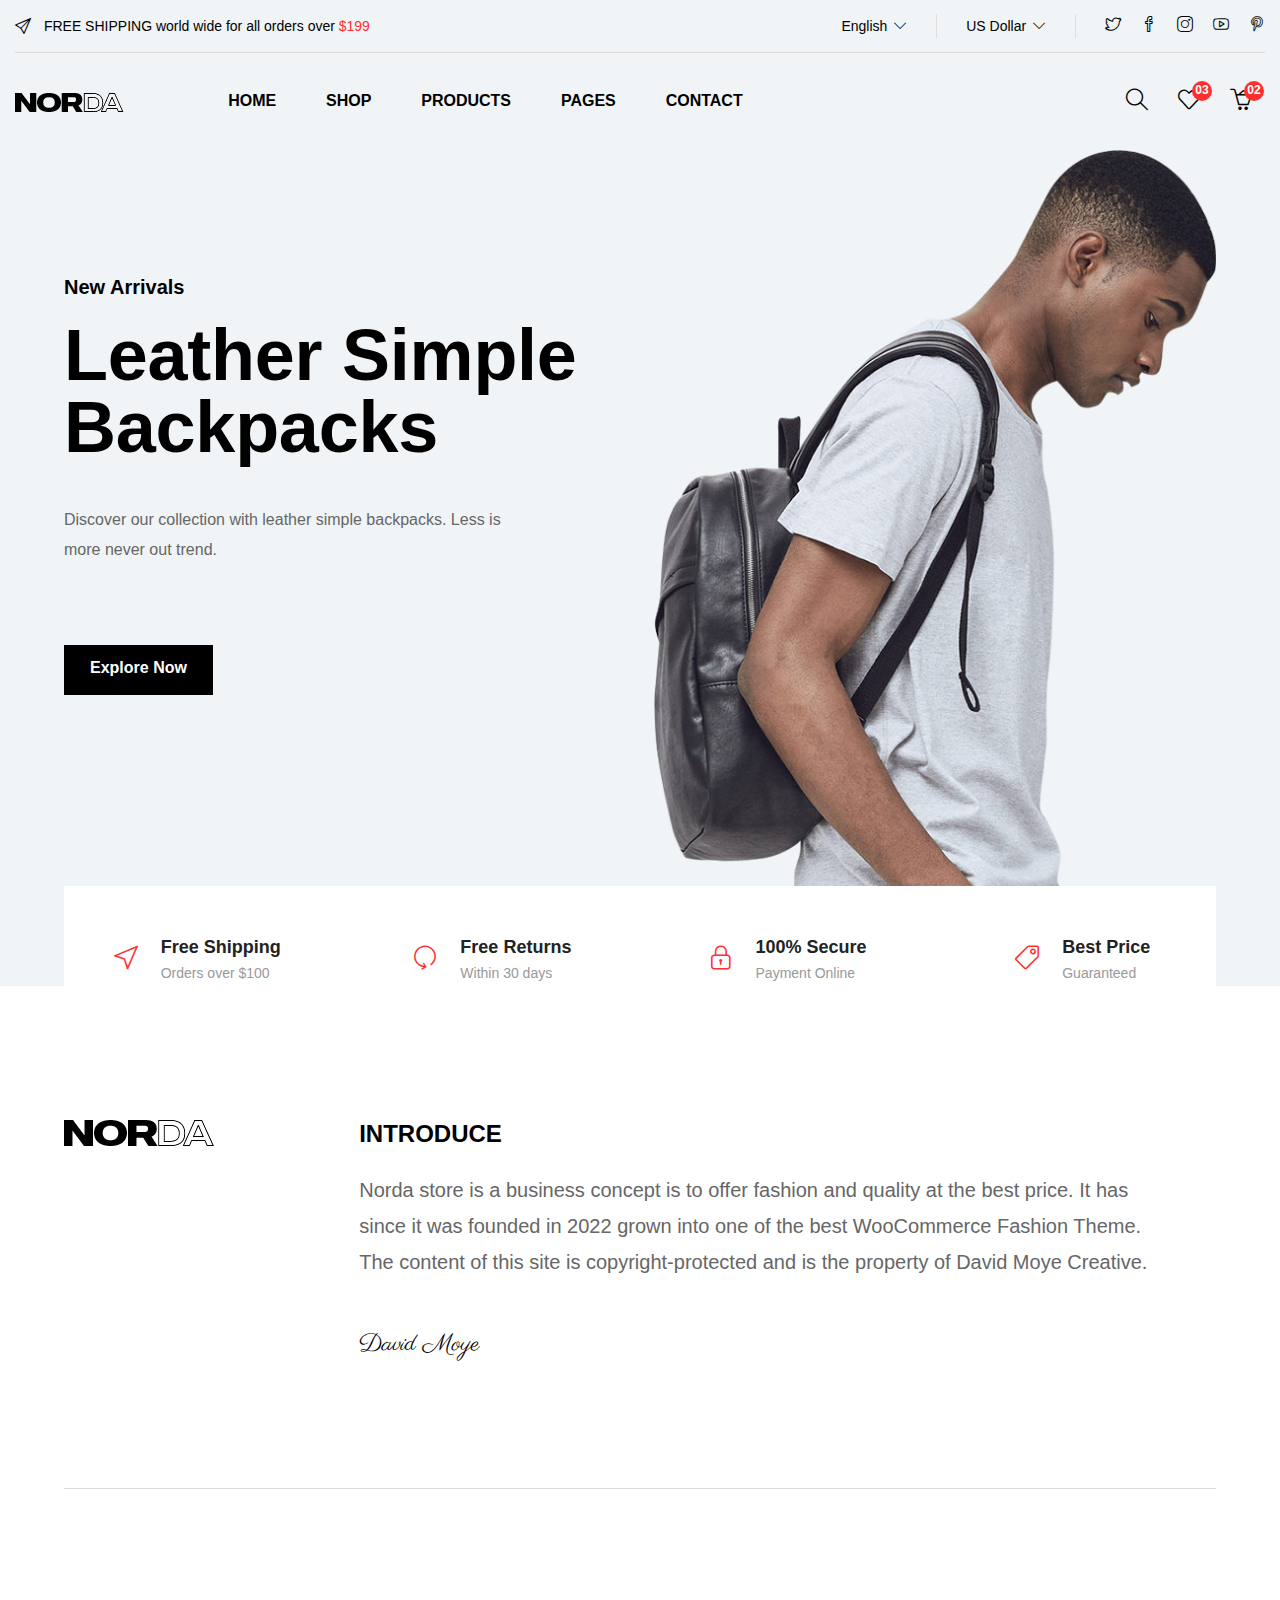
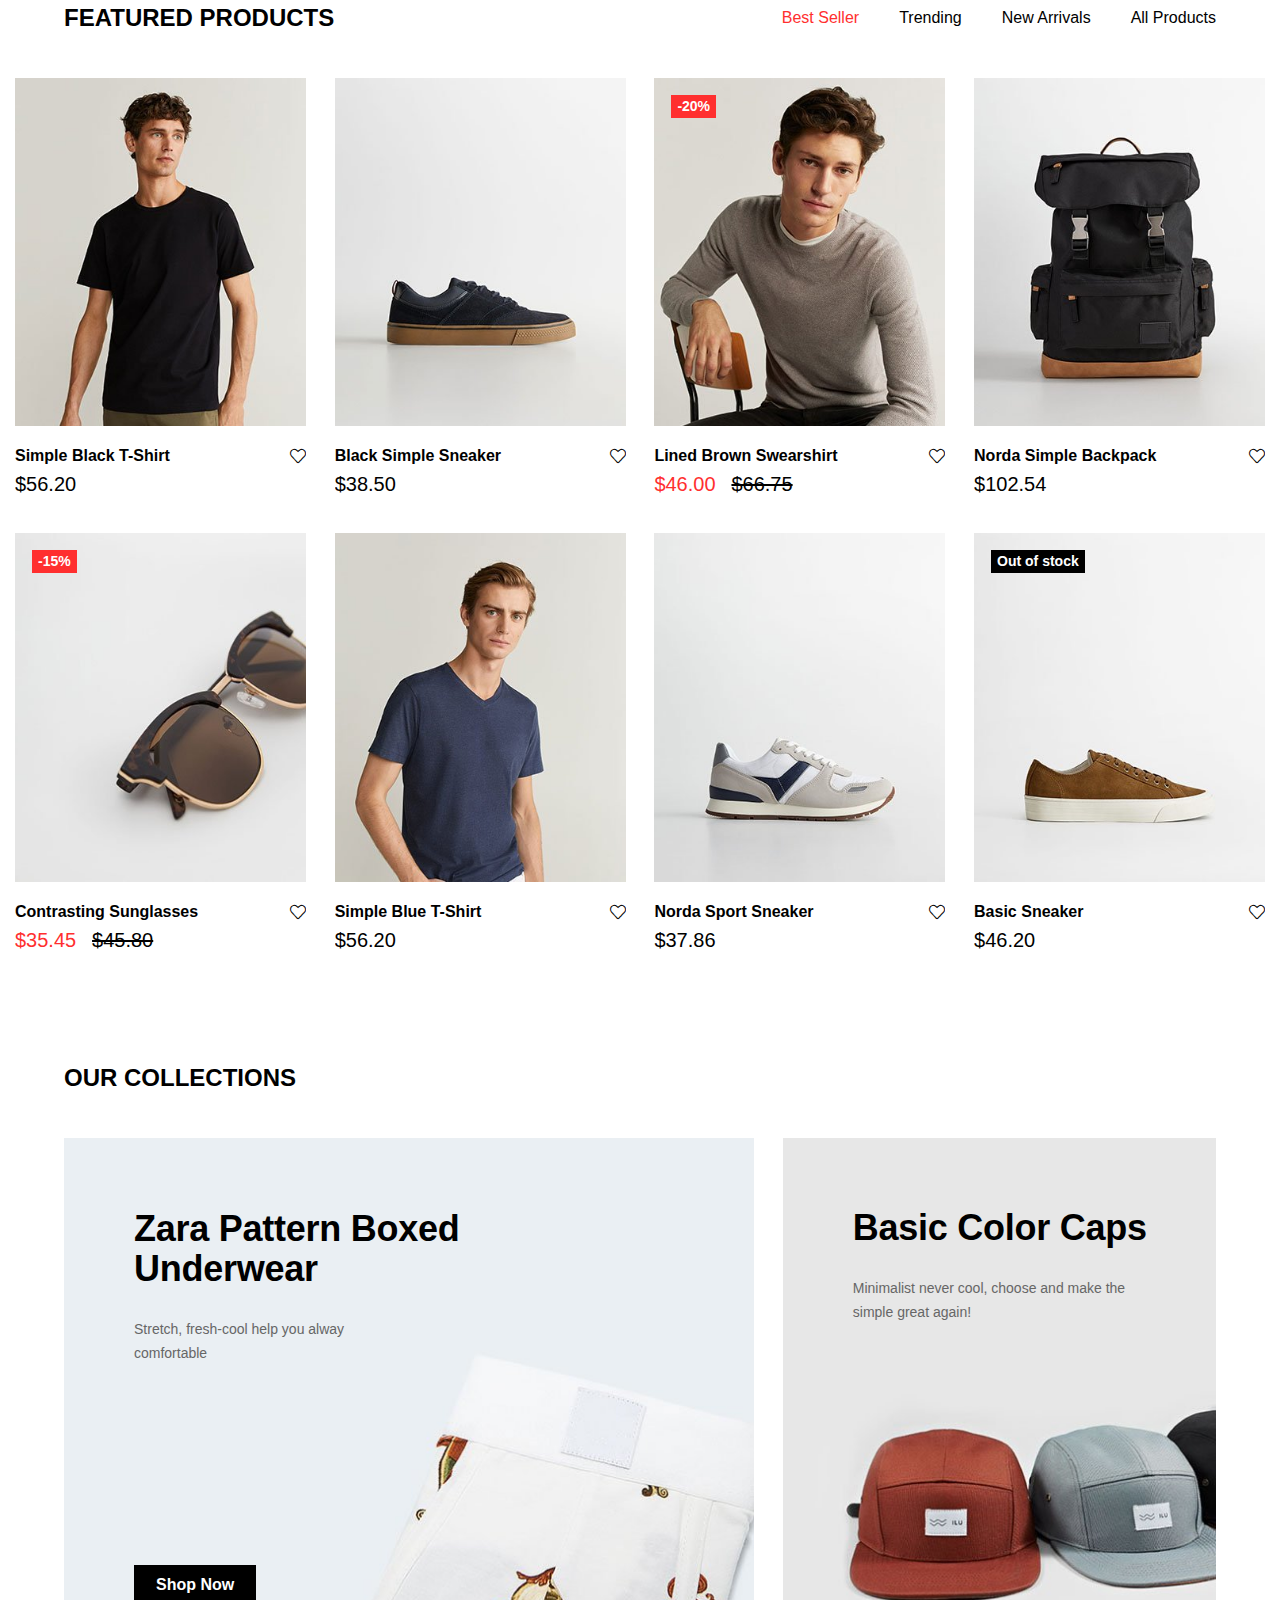
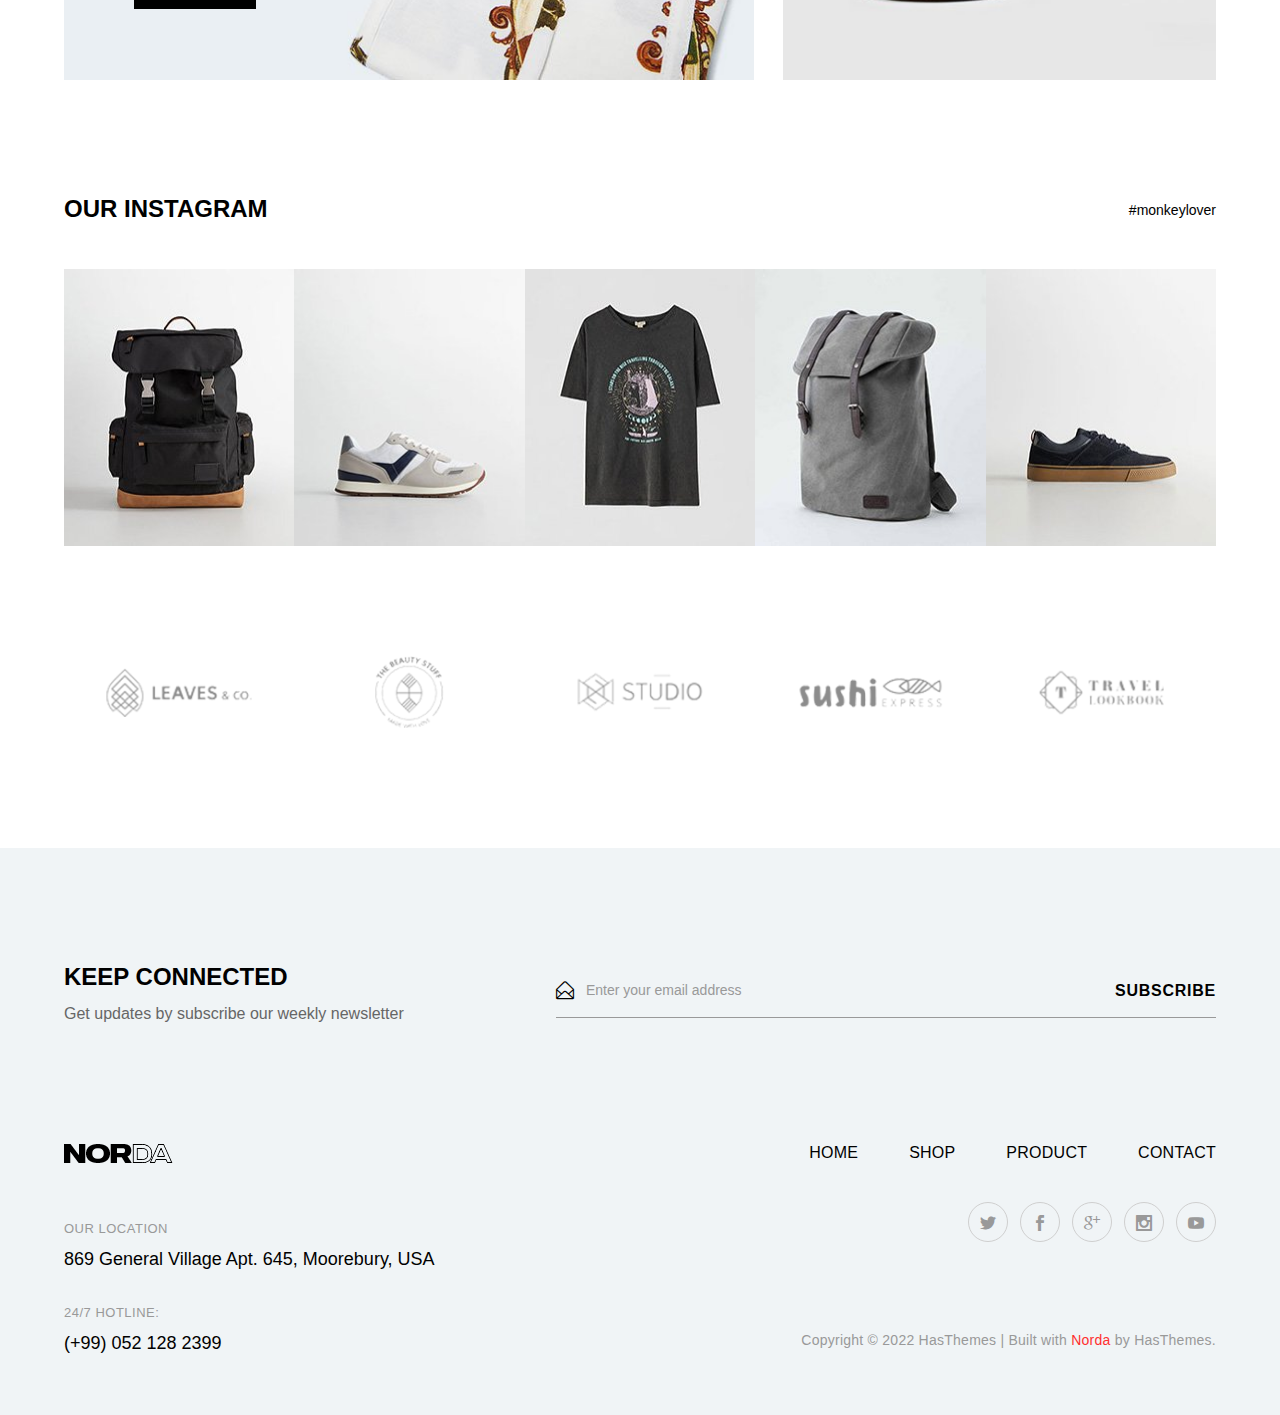
<file: norda/index.html>
<!DOCTYPE html>
<html class="no-js" lang="en">

<head>
  <meta charset="utf-8" />
  <meta http-equiv="x-ua-compatible" content="ie=edge" />
  <title>Norda - Minimal eCommerce HTML Template</title>
  <meta name="robots" content="noindex, follow" />
  <meta name="description" content="" />
  <meta name="viewport" content="width=device-width, initial-scale=1, shrink-to-fit=no" />
  <!-- Favicon -->
  <link rel="shortcut icon" type="image/x-icon" href="assets/images/favicon.png" />

  <!-- All CSS is here
	============================================ -->

  <link rel="stylesheet" href="assets/css/vendor/bootstrap.min.css" />
  <link rel="stylesheet" href="assets/css/vendor/simple-line-icons.css" />
  <link rel="stylesheet" href="assets/css/vendor/elegant.css" />
  <link rel="stylesheet" href="assets/css/vendor/linear-icon.css" />
  <link rel="stylesheet" href="assets/css/plugins/nice-select.css" />
  <link rel="stylesheet" href="assets/css/plugins/easyzoom.css" />
  <link rel="stylesheet" href="assets/css/plugins/slick.css" />
  <link rel="stylesheet" href="assets/css/plugins/animate.css" />
  <link rel="stylesheet" href="assets/css/plugins/magnific-popup.css" />
  <link rel="stylesheet" href="assets/css/plugins/jquery-ui.css" />
  <link rel="stylesheet" href="assets/css/style.css" />
</head>

<body>
  <div class="main-wrapper">
    <header class="header-area transparent-bar section-padding-1">
      <div class="container-fluid">
        <div class="header-large-device">
          <div class="header-top header-top-ptb-1 border-bottom-1">
            <div class="row">
              <div class="col-xl-4 col-lg-5">
                <div class="header-offer-wrap">
                  <p>
                    <i class="icon-paper-plane"></i> FREE SHIPPING world wide for all orders over
                    <span>$199</span>
                  </p>
                </div>
              </div>
              <div class="col-xl-8 col-lg-7">
                <div class="header-top-right">
                  <div class="same-style-wrap">
                    <div class="same-style same-style-border language-wrap">
                      <a class="language-dropdown-active" href="#">English <i class="icon-arrow-down"></i></a>
                      <div class="language-dropdown">
                        <ul>
                          <li><a href="#">English</a></li>
                          <li><a href="#">French</a></li>
                          <li><a href="#">German</a></li>
                          <li><a href="#">Spanish</a></li>
                        </ul>
                      </div>
                    </div>
                    <div class="same-style same-style-border currency-wrap">
                      <a class="currency-dropdown-active" href="#">US Dollar <i class="icon-arrow-down"></i></a>
                      <div class="currency-dropdown">
                        <ul>
                          <li><a href="#">USD</a></li>
                          <li><a href="#">EUR</a></li>
                          <li><a href="#">Real</a></li>
                          <li><a href="#">BDT</a></li>
                        </ul>
                      </div>
                    </div>
                  </div>
                  <div class="social-style-1 social-style-1-mrg">
                    <a href="#"><i class="icon-social-twitter"></i></a>
                    <a href="#"><i class="icon-social-facebook"></i></a>
                    <a href="#"><i class="icon-social-instagram"></i></a>
                    <a href="#"><i class="icon-social-youtube"></i></a>
                    <a href="#"><i class="icon-social-pinterest"></i></a>
                  </div>
                </div>
              </div>
            </div>
          </div>
          <div class="header-bottom">
            <div class="row align-items-center">
              <div class="col-xl-2 col-lg-2">
                <div class="logo">
                  <a href="index.html"><img src="assets/images/logo/logo.png" alt="logo" /></a>
                </div>
              </div>
              <div class="col-xl-8 col-lg-7">
                <div class="main-menu main-menu-padding-1 main-menu-lh-1">
                  <nav>
                    <ul>
                      <li><a href="index.html">HOME </a></li>
                      <li><a href="shop.html">SHOP </a></li>
                      <li><a href="product-details-2.html">PRODUCTS </a></li>
                      <li>
                        <a href="#">PAGES </a>
                        <ul class="sub-menu-style">
                          <li><a href="cart.html">cart page</a></li>
                          <li><a href="checkout.html">checkout </a></li>
                          <li><a href="my-account.html">my account</a></li>
                          <li><a href="wishlist.html">wishlist </a></li>
                          <li><a href="compare.html">compare </a></li>
                          <li><a href="contact.html">contact us </a></li>
                        </ul>
                      </li>
                      <li><a href="contact.html">CONTACT </a></li>
                    </ul>
                  </nav>
                </div>
              </div>
              <div class="col-xl-2 col-lg-3">
                <div class="header-action header-action-flex header-action-mrg-right">
                  <div class="same-style-2 header-search-1">
                    <a class="search-toggle" href="#">
                      <i class="icon-magnifier s-open"></i>
                      <i class="icon_close s-close"></i>
                    </a>
                    <div class="search-wrap-1">
                      <form action="#">
                        <input placeholder="Search products…" type="text" />
                        <button class="button-search"><i class="icon-magnifier"></i></button>
                      </form>
                    </div>
                  </div>
                  <div class="same-style-2">
                    <a href="wishlist.html"><i class="icon-heart"></i><span class="pro-count red">03</span></a>
                  </div>
                  <div class="same-style-2 header-cart">
                    <a class="cart-active" href="#"> <i class="icon-basket-loaded"></i><span
                        class="pro-count red">02</span> </a>
                  </div>
                </div>
              </div>
            </div>
          </div>
        </div>
        <div class="header-small-device small-device-ptb-1">
          <div class="row align-items-center">
            <div class="col-5">
              <div class="mobile-logo">
                <a href="index.html">
                  <img alt="" src="assets/images/logo/logo.png" />
                </a>
              </div>
            </div>
            <div class="col-7">
              <div class="header-action header-action-flex">
                <div class="same-style-2">
                  <a href="wishlist.html"><i class="icon-heart"></i><span class="pro-count red">01</span></a>
                </div>
                <div class="same-style-2 header-cart">
                  <a class="cart-active" href="#"> <i class="icon-basket-loaded"></i><span
                      class="pro-count red">00</span> </a>
                </div>
                <div class="same-style-2 main-menu-icon">
                  <a class="mobile-header-button-active" href="#"><i class="icon-menu"></i> </a>
                </div>
              </div>
            </div>
          </div>
        </div>
      </div>
    </header>
    <!-- mini cart start -->
    <div class="sidebar-cart-active">
      <div class="sidebar-cart-all">
        <a class="cart-close" href="#"><i class="icon_close"></i></a>
        <div class="cart-content">
          <h3>Shopping Cart</h3>
          <ul>
            <li class="single-product-cart">
              <div class="cart-img">
                <a href="#"><img src="assets/images/cart/cart-1.jpg" alt="" /></a>
              </div>
              <div class="cart-title">
                <h4><a href="#">Simple Black T-Shirt</a></h4>
                <span> 1 × $49.00 </span>
              </div>
              <div class="cart-delete">
                <a href="#">×</a>
              </div>
            </li>
            <li class="single-product-cart">
              <div class="cart-img">
                <a href="#"><img src="assets/images/cart/cart-2.jpg" alt="" /></a>
              </div>
              <div class="cart-title">
                <h4><a href="#">Norda Backpack</a></h4>
                <span> 1 × $49.00 </span>
              </div>
              <div class="cart-delete">
                <a href="#">×</a>
              </div>
            </li>
          </ul>
          <div class="cart-total">
            <h4>Subtotal: <span>$170.00</span></h4>
          </div>
          <div class="cart-checkout-btn">
            <a class="btn-hover cart-btn-style" href="cart.html">view cart</a>
            <a class="no-mrg btn-hover cart-btn-style" href="checkout.html">checkout</a>
          </div>
        </div>
      </div>
    </div>
    <!-- Mobile menu start -->
    <div class="mobile-header-active mobile-header-wrapper-style">
      <div class="clickalbe-sidebar-wrap">
        <a class="sidebar-close"><i class="icon_close"></i></a>
        <div class="mobile-header-content-area">
          <div class="header-offer-wrap mobile-header-padding-border-4">
            <p>
              <i class="icon-paper-plane"></i> FREE SHIPPING world wide for all orders over
              <span>$199</span>
            </p>
          </div>
          <div class="mobile-search mobile-header-padding-border-1">
            <form class="search-form" action="#">
              <input type="text" placeholder="Search here…" />
              <button class="button-search"><i class="icon-magnifier"></i></button>
            </form>
          </div>
          <div class="mobile-menu-wrap mobile-header-padding-border-2">
            <!-- mobile menu start -->
            <nav>
              <ul class="mobile-menu">
                <li class="menu-item-has-children"><a href="index.html">Home</a></li>
                <li class="menu-item-has-children"><a href="shop.html">Shop</a></li>
                <li class="menu-item-has-children"><a href="product-details-2.html">Products</a></li>
                <li class="menu-item-has-children">
                  <a href="#">Pages</a>
                  <ul class="dropdown">
                    <li><a href="cart.html">cart page</a></li>
                    <li><a href="checkout.html">checkout </a></li>
                    <li><a href="my-account.html">my account</a></li>
                    <li><a href="wishlist.html">wishlist </a></li>
                    <li><a href="compare.html">compare </a></li>
                    <li><a href="contact.html">contact us </a></li>
                  </ul>
                </li>
                <li><a href="contact.html">Contact us</a></li>
              </ul>
            </nav>
            <!-- mobile menu end -->
          </div>
          <div class="mobile-header-info-wrap mobile-header-padding-border-3">
            <div class="single-mobile-header-info">
              <a class="mobile-language-active" href="#">Language <span><i class="icon-arrow-down"></i></span></a>
              <div class="lang-curr-dropdown lang-dropdown-active">
                <ul>
                  <li><a href="#">English</a></li>
                  <li><a href="#">French</a></li>
                  <li><a href="#">German</a></li>
                  <li><a href="#">Spanish</a></li>
                </ul>
              </div>
            </div>
            <div class="single-mobile-header-info">
              <a class="mobile-currency-active" href="#">Currency <span><i class="icon-arrow-down"></i></span></a>
              <div class="lang-curr-dropdown curr-dropdown-active">
                <ul>
                  <li><a href="#">USD</a></li>
                  <li><a href="#">EUR</a></li>
                  <li><a href="#">Real</a></li>
                  <li><a href="#">BDT</a></li>
                </ul>
              </div>
            </div>
          </div>
          <div class="mobile-contact-info mobile-header-padding-border-4">
            <ul>
              <li><i class="icon-phone"></i> (+612) 2531 5600</li>
              <li><i class="icon-envelope-open"></i> norda@domain.com</li>
              <li><i class="icon-home"></i> PO Box 1622 Colins Street West Australia</li>
            </ul>
          </div>
          <div class="mobile-social-icon">
            <a class="facebook" href="#"><i class="icon-social-facebook"></i></a>
            <a class="twitter" href="#"><i class="icon-social-twitter"></i></a>
            <a class="pinterest" href="#"><i class="icon-social-pinterest"></i></a>
            <a class="instagram" href="#"><i class="icon-social-instagram"></i></a>
          </div>
        </div>
      </div>
    </div>
    <div class="slider-area bg-gray">
      <div class="hero-slider-active-1 hero-slider-pt-1 nav-style-1 dot-style-1">
        <div class="single-hero-slider single-animation-wrap">
          <div class="container">
            <div class="row">
              <div class="col-lg-6 col-md-6 col-sm-6">
                <div class="hero-slider-content-1 hero-slider-content-1-pt-1 slider-animated-1">
                  <h4 class="animated">New Arrivals</h4>
                  <h1 class="animated">Leather Simple <br />Backpacks</h1>
                  <p class="animated">Discover our collection with leather simple backpacks. Less is more never out
                    trend.</p>
                  <div class="btn-style-1">
                    <a class="animated btn-1-padding-1" href="product-details-2.html">Explore Now</a>
                  </div>
                </div>
              </div>
              <div class="col-lg-6 col-md-6 col-sm-6">
                <div class="hero-slider-img-1 slider-animated-1">
                  <img class="animated" src="assets/images/slider/hm-1-slider-1.png" alt="" />
                </div>
              </div>
            </div>
          </div>
        </div>
      </div>
    </div>
    <div class="service-area">
      <div class="container">
        <div class="service-wrap">
          <div class="row">
            <div class="col-lg-3 col-md-6 col-sm-6 col-12">
              <div class="single-service-wrap mb-30">
                <div class="service-icon">
                  <i class="icon-cursor"></i>
                </div>
                <div class="service-content">
                  <h3>Free Shipping</h3>
                  <span>Orders over $100</span>
                </div>
              </div>
            </div>
            <div class="col-lg-3 col-md-6 col-sm-6 col-12">
              <div class="single-service-wrap mb-30">
                <div class="service-icon">
                  <i class="icon-reload"></i>
                </div>
                <div class="service-content">
                  <h3>Free Returns</h3>
                  <span>Within 30 days</span>
                </div>
              </div>
            </div>
            <div class="col-lg-3 col-md-6 col-sm-6 col-12">
              <div class="single-service-wrap mb-30">
                <div class="service-icon">
                  <i class="icon-lock"></i>
                </div>
                <div class="service-content">
                  <h3>100% Secure</h3>
                  <span>Payment Online</span>
                </div>
              </div>
            </div>
            <div class="col-lg-3 col-md-6 col-sm-6 col-12">
              <div class="single-service-wrap mb-30">
                <div class="service-icon">
                  <i class="icon-tag"></i>
                </div>
                <div class="service-content">
                  <h3>Best Price</h3>
                  <span>Guaranteed</span>
                </div>
              </div>
            </div>
          </div>
        </div>
      </div>
    </div>
    <div class="about-us-area pt-85">
      <div class="container">
        <div class="border-bottom-1 about-content-pb">
          <div class="row">
            <div class="col-lg-3 col-md-3">
              <div class="about-us-logo">
                <img src="assets/images/about/logo.png" alt="logo" />
              </div>
            </div>
            <div class="col-lg-9 col-md-9">
              <div class="about-us-content">
                <h3>Introduce</h3>
                <p>
                  Norda store is a business concept is to offer fashion and quality at the best price. It has since it
                  was founded in 2022 grown into one of the best WooCommerce
                  Fashion Theme. The content of this site is copyright-protected and is the property of David Moye
                  Creative.
                </p>
                <div class="signature">
                  <h2>David Moye</h2>
                </div>
              </div>
            </div>
          </div>
        </div>
      </div>
    </div>
    <div class="product-area section-padding-1 pt-115 pb-75">
      <div class="container">
        <div class="section-title-tab-wrap mb-45">
          <div class="section-title">
            <h2>Featured Products</h2>
          </div>
          <div class="tab-style-1 nav">
            <a class="active" href="#product-1" data-bs-toggle="tab">Best Seller</a>
            <a href="#product-2" data-bs-toggle="tab"> Trending</a>
            <a href="#product-3" data-bs-toggle="tab">New Arrivals </a>
            <a href="#product-4" data-bs-toggle="tab">All Products</a>
          </div>
        </div>
      </div>
      <div class="container-fluid">
        <div class="tab-content jump">
          <div id="product-1" class="tab-pane active">
            <div class="row">
              <div class="col-xl-3 col-lg-4 col-md-6 col-sm-6 col-12">
                <div class="single-product-wrap mb-35">
                  <div class="product-img product-img-zoom mb-20">
                    <a href="product-details-2.html">
                      <img src="assets/images/product/product-1.jpg" alt="" />
                    </a>
                    <div class="product-action-wrap">
                      <div class="product-action-left">
                        <button><i class="icon-basket-loaded"></i>Add to Cart</button>
                      </div>
                      <div class="product-action-right tooltip-style">
                        <button data-bs-toggle="modal" data-bs-target="#exampleModal"><i
                            class="icon-size-fullscreen icons"></i><span>Quick View</span></button>
                        <button class="font-inc"><i class="icon-refresh"></i><span>Compare</span></button>
                      </div>
                    </div>
                  </div>
                  <div class="product-content-wrap">
                    <div class="product-content-left">
                      <h4><a href="product-details-2.html">Simple Black T-Shirt</a></h4>
                      <div class="product-price">
                        <span>$56.20</span>
                      </div>
                    </div>
                    <div class="product-content-right tooltip-style">
                      <button class="font-inc"><i class="icon-heart"></i><span>Wishlist</span></button>
                    </div>
                  </div>
                </div>
              </div>
              <div class="col-xl-3 col-lg-4 col-md-6 col-sm-6 col-12">
                <div class="single-product-wrap mb-35">
                  <div class="product-img product-img-zoom mb-20">
                    <a href="product-details-2.html">
                      <img src="assets/images/product/product-2.jpg" alt="" />
                    </a>
                    <div class="product-action-wrap">
                      <div class="product-action-left">
                        <button><i class="icon-basket-loaded"></i>Add to Cart</button>
                      </div>
                      <div class="product-action-right tooltip-style">
                        <button data-bs-toggle="modal" data-bs-target="#exampleModal"><i
                            class="icon-size-fullscreen icons"></i><span>Quick View</span></button>
                        <button class="font-inc"><i class="icon-refresh"></i><span>Compare</span></button>
                      </div>
                    </div>
                  </div>
                  <div class="product-content-wrap">
                    <div class="product-content-left">
                      <h4><a href="product-details-2.html">Black Simple Sneaker</a></h4>
                      <div class="product-price">
                        <span>$38.50</span>
                      </div>
                    </div>
                    <div class="product-content-right tooltip-style">
                      <button class="font-inc"><i class="icon-heart"></i><span>Wishlist</span></button>
                    </div>
                  </div>
                </div>
              </div>
              <div class="col-xl-3 col-lg-4 col-md-6 col-sm-6 col-12">
                <div class="single-product-wrap mb-35">
                  <div class="product-img product-img-zoom mb-20">
                    <a href="product-details-2.html">
                      <img src="assets/images/product/product-3.jpg" alt="" />
                    </a>
                    <span class="pro-badge left bg-red">-20%</span>
                    <div class="product-action-wrap">
                      <div class="product-action-left">
                        <button><i class="icon-basket-loaded"></i>Add to Cart</button>
                      </div>
                      <div class="product-action-right tooltip-style">
                        <button data-bs-toggle="modal" data-bs-target="#exampleModal"><i
                            class="icon-size-fullscreen icons"></i><span>Quick View</span></button>
                        <button class="font-inc"><i class="icon-refresh"></i><span>Compare</span></button>
                      </div>
                    </div>
                  </div>
                  <div class="product-content-wrap">
                    <div class="product-content-left">
                      <h4><a href="product-details-2.html">Lined Brown Swearshirt</a></h4>
                      <div class="product-price">
                        <span class="new-price">$46.00</span>
                        <span class="old-price">$66.75</span>
                      </div>
                    </div>
                    <div class="product-content-right tooltip-style">
                      <button class="font-inc"><i class="icon-heart"></i><span>Wishlist</span></button>
                    </div>
                  </div>
                </div>
              </div>
              <div class="col-xl-3 col-lg-4 col-md-6 col-sm-6 col-12">
                <div class="single-product-wrap mb-35">
                  <div class="product-img product-img-zoom mb-20">
                    <a href="product-details-2.html">
                      <img src="assets/images/product/product-4.jpg" alt="" />
                    </a>
                    <div class="product-action-wrap">
                      <div class="product-action-left">
                        <button><i class="icon-basket-loaded"></i>Add to Cart</button>
                      </div>
                      <div class="product-action-right tooltip-style">
                        <button data-bs-toggle="modal" data-bs-target="#exampleModal"><i
                            class="icon-size-fullscreen icons"></i><span>Quick View</span></button>
                        <button class="font-inc"><i class="icon-refresh"></i><span>Compare</span></button>
                      </div>
                    </div>
                  </div>
                  <div class="product-content-wrap">
                    <div class="product-content-left">
                      <h4><a href="product-details-2.html">Norda Simple Backpack</a></h4>
                      <div class="product-price">
                        <span>$102.54</span>
                      </div>
                    </div>
                    <div class="product-content-right tooltip-style">
                      <button class="font-inc"><i class="icon-heart"></i><span>Wishlist</span></button>
                    </div>
                  </div>
                </div>
              </div>
              <div class="col-xl-3 col-lg-4 col-md-6 col-sm-6 col-12">
                <div class="single-product-wrap mb-35">
                  <div class="product-img product-img-zoom mb-20">
                    <a href="product-details-2.html">
                      <img src="assets/images/product/product-5.jpg" alt="" />
                    </a>
                    <span class="pro-badge left bg-red">-15%</span>
                    <div class="product-action-wrap">
                      <div class="product-action-left">
                        <button><i class="icon-basket-loaded"></i>Add to Cart</button>
                      </div>
                      <div class="product-action-right tooltip-style">
                        <button data-bs-toggle="modal" data-bs-target="#exampleModal"><i
                            class="icon-size-fullscreen icons"></i><span>Quick View</span></button>
                        <button class="font-inc"><i class="icon-refresh"></i><span>Compare</span></button>
                      </div>
                    </div>
                  </div>
                  <div class="product-content-wrap">
                    <div class="product-content-left">
                      <h4><a href="product-details-2.html">Contrasting Sunglasses</a></h4>
                      <div class="product-price">
                        <span class="new-price">$35.45</span>
                        <span class="old-price">$45.80</span>
                      </div>
                    </div>
                    <div class="product-content-right tooltip-style">
                      <button class="font-inc"><i class="icon-heart"></i><span>Wishlist</span></button>
                    </div>
                  </div>
                </div>
              </div>
              <div class="col-xl-3 col-lg-4 col-md-6 col-sm-6 col-12">
                <div class="single-product-wrap mb-35">
                  <div class="product-img product-img-zoom mb-20">
                    <a href="product-details-2.html">
                      <img src="assets/images/product/product-6.jpg" alt="" />
                    </a>
                    <div class="product-action-wrap">
                      <div class="product-action-left">
                        <button><i class="icon-basket-loaded"></i>Add to Cart</button>
                      </div>
                      <div class="product-action-right tooltip-style">
                        <button data-bs-toggle="modal" data-bs-target="#exampleModal"><i
                            class="icon-size-fullscreen icons"></i><span>Quick View</span></button>
                        <button class="font-inc"><i class="icon-refresh"></i><span>Compare</span></button>
                      </div>
                    </div>
                  </div>
                  <div class="product-content-wrap">
                    <div class="product-content-left">
                      <h4><a href="product-details-2.html">Simple Blue T-Shirt</a></h4>
                      <div class="product-price">
                        <span>$56.20</span>
                      </div>
                    </div>
                    <div class="product-content-right tooltip-style">
                      <button class="font-inc"><i class="icon-heart"></i><span>Wishlist</span></button>
                    </div>
                  </div>
                </div>
              </div>
              <div class="col-xl-3 col-lg-4 col-md-6 col-sm-6 col-12">
                <div class="single-product-wrap mb-35">
                  <div class="product-img product-img-zoom mb-20">
                    <a href="product-details-2.html">
                      <img src="assets/images/product/product-7.jpg" alt="" />
                    </a>
                    <div class="product-action-wrap">
                      <div class="product-action-left">
                        <button><i class="icon-basket-loaded"></i>Add to Cart</button>
                      </div>
                      <div class="product-action-right tooltip-style">
                        <button data-bs-toggle="modal" data-bs-target="#exampleModal"><i
                            class="icon-size-fullscreen icons"></i><span>Quick View</span></button>
                        <button class="font-inc"><i class="icon-refresh"></i><span>Compare</span></button>
                      </div>
                    </div>
                  </div>
                  <div class="product-content-wrap">
                    <div class="product-content-left">
                      <h4><a href="product-details-2.html">Norda Sport Sneaker</a></h4>
                      <div class="product-price">
                        <span>$37.86</span>
                      </div>
                    </div>
                    <div class="product-content-right tooltip-style">
                      <button class="font-inc"><i class="icon-heart"></i><span>Wishlist</span></button>
                    </div>
                  </div>
                </div>
              </div>
              <div class="col-xl-3 col-lg-4 col-md-6 col-sm-6 col-12">
                <div class="single-product-wrap mb-35">
                  <div class="product-img product-img-zoom mb-20">
                    <a href="product-details-2.html">
                      <img src="assets/images/product/product-8.jpg" alt="" />
                    </a>
                    <span class="pro-badge left bg-black">Out of stock</span>
                    <div class="product-action-wrap">
                      <div class="product-action-left">
                        <button><i class="icon-basket-loaded"></i>Add to Cart</button>
                      </div>
                      <div class="product-action-right tooltip-style">
                        <button data-bs-toggle="modal" data-bs-target="#exampleModal"><i
                            class="icon-size-fullscreen icons"></i><span>Quick View</span></button>
                        <button class="font-inc"><i class="icon-refresh"></i><span>Compare</span></button>
                      </div>
                    </div>
                  </div>
                  <div class="product-content-wrap">
                    <div class="product-content-left">
                      <h4><a href="product-details-2.html">Basic Sneaker</a></h4>
                      <div class="product-price">
                        <span>$46.20</span>
                      </div>
                    </div>
                    <div class="product-content-right tooltip-style">
                      <button class="font-inc"><i class="icon-heart"></i><span>Wishlist</span></button>
                    </div>
                  </div>
                </div>
              </div>
            </div>
          </div>
          <div id="product-2" class="tab-pane">
            <div class="row">
              <div class="col-xl-3 col-lg-4 col-md-6 col-sm-6 col-12">
                <div class="single-product-wrap mb-35">
                  <div class="product-img product-img-zoom mb-20">
                    <a href="product-details-2.html">
                      <img src="assets/images/product/product-8.jpg" alt="" />
                    </a>
                    <div class="product-action-wrap">
                      <div class="product-action-left">
                        <button><i class="icon-basket-loaded"></i>Add to Cart</button>
                      </div>
                      <div class="product-action-right tooltip-style">
                        <button data-bs-toggle="modal" data-bs-target="#exampleModal"><i
                            class="icon-size-fullscreen icons"></i><span>Quick View</span></button>
                        <button class="font-inc"><i class="icon-refresh"></i><span>Compare</span></button>
                      </div>
                    </div>
                  </div>
                  <div class="product-content-wrap">
                    <div class="product-content-left">
                      <h4><a href="product-details-2.html">Basic Sneaker</a></h4>
                      <div class="product-price">
                        <span>$56.20</span>
                      </div>
                    </div>
                    <div class="product-content-right tooltip-style">
                      <button class="font-inc"><i class="icon-heart"></i><span>Wishlist</span></button>
                    </div>
                  </div>
                </div>
              </div>
              <div class="col-xl-3 col-lg-4 col-md-6 col-sm-6 col-12">
                <div class="single-product-wrap mb-35">
                  <div class="product-img product-img-zoom mb-20">
                    <a href="product-details-2.html">
                      <img src="assets/images/product/product-7.jpg" alt="" />
                    </a>
                    <div class="product-action-wrap">
                      <div class="product-action-left">
                        <button><i class="icon-basket-loaded"></i>Add to Cart</button>
                      </div>
                      <div class="product-action-right tooltip-style">
                        <button data-bs-toggle="modal" data-bs-target="#exampleModal"><i
                            class="icon-size-fullscreen icons"></i><span>Quick View</span></button>
                        <button class="font-inc"><i class="icon-refresh"></i><span>Compare</span></button>
                      </div>
                    </div>
                  </div>
                  <div class="product-content-wrap">
                    <div class="product-content-left">
                      <h4><a href="product-details-2.html">Norda Sport Sneaker</a></h4>
                      <div class="product-price">
                        <span>$38.50</span>
                      </div>
                    </div>
                    <div class="product-content-right tooltip-style">
                      <button class="font-inc"><i class="icon-heart"></i><span>Wishlist</span></button>
                    </div>
                  </div>
                </div>
              </div>
              <div class="col-xl-3 col-lg-4 col-md-6 col-sm-6 col-12">
                <div class="single-product-wrap mb-35">
                  <div class="product-img product-img-zoom mb-20">
                    <a href="product-details-2.html">
                      <img src="assets/images/product/product-6.jpg" alt="" />
                    </a>
                    <span class="pro-badge left bg-red">-20%</span>
                    <div class="product-action-wrap">
                      <div class="product-action-left">
                        <button><i class="icon-basket-loaded"></i>Add to Cart</button>
                      </div>
                      <div class="product-action-right tooltip-style">
                        <button data-bs-toggle="modal" data-bs-target="#exampleModal"><i
                            class="icon-size-fullscreen icons"></i><span>Quick View</span></button>
                        <button class="font-inc"><i class="icon-refresh"></i><span>Compare</span></button>
                      </div>
                    </div>
                  </div>
                  <div class="product-content-wrap">
                    <div class="product-content-left">
                      <h4><a href="product-details-2.html">Simple Blue T-Shirt</a></h4>
                      <div class="product-price">
                        <span class="new-price">$46.00</span>
                        <span class="old-price">$66.75</span>
                      </div>
                    </div>
                    <div class="product-content-right tooltip-style">
                      <button class="font-inc"><i class="icon-heart"></i><span>Wishlist</span></button>
                    </div>
                  </div>
                </div>
              </div>
              <div class="col-xl-3 col-lg-4 col-md-6 col-sm-6 col-12">
                <div class="single-product-wrap mb-35">
                  <div class="product-img product-img-zoom mb-20">
                    <a href="product-details-2.html">
                      <img src="assets/images/product/product-5.jpg" alt="" />
                    </a>
                    <div class="product-action-wrap">
                      <div class="product-action-left">
                        <button><i class="icon-basket-loaded"></i>Add to Cart</button>
                      </div>
                      <div class="product-action-right tooltip-style">
                        <button data-bs-toggle="modal" data-bs-target="#exampleModal"><i
                            class="icon-size-fullscreen icons"></i><span>Quick View</span></button>
                        <button class="font-inc"><i class="icon-refresh"></i><span>Compare</span></button>
                      </div>
                    </div>
                  </div>
                  <div class="product-content-wrap">
                    <div class="product-content-left">
                      <h4><a href="product-details-2.html">Contrasting Sunglasses</a></h4>
                      <div class="product-price">
                        <span>$102.54</span>
                      </div>
                    </div>
                    <div class="product-content-right tooltip-style">
                      <button class="font-inc"><i class="icon-heart"></i><span>Wishlist</span></button>
                    </div>
                  </div>
                </div>
              </div>
              <div class="col-xl-3 col-lg-4 col-md-6 col-sm-6 col-12">
                <div class="single-product-wrap mb-35">
                  <div class="product-img product-img-zoom mb-20">
                    <a href="product-details-2.html">
                      <img src="assets/images/product/product-4.jpg" alt="" />
                    </a>
                    <span class="pro-badge left bg-red">-15%</span>
                    <div class="product-action-wrap">
                      <div class="product-action-left">
                        <button><i class="icon-basket-loaded"></i>Add to Cart</button>
                      </div>
                      <div class="product-action-right tooltip-style">
                        <button data-bs-toggle="modal" data-bs-target="#exampleModal"><i
                            class="icon-size-fullscreen icons"></i><span>Quick View</span></button>
                        <button class="font-inc"><i class="icon-refresh"></i><span>Compare</span></button>
                      </div>
                    </div>
                  </div>
                  <div class="product-content-wrap">
                    <div class="product-content-left">
                      <h4><a href="product-details-2.html">Norda Simple Backpack</a></h4>
                      <div class="product-price">
                        <span class="new-price">$35.45</span>
                        <span class="old-price">$45.80</span>
                      </div>
                    </div>
                    <div class="product-content-right tooltip-style">
                      <button class="font-inc"><i class="icon-heart"></i><span>Wishlist</span></button>
                    </div>
                  </div>
                </div>
              </div>
              <div class="col-xl-3 col-lg-4 col-md-6 col-sm-6 col-12">
                <div class="single-product-wrap mb-35">
                  <div class="product-img product-img-zoom mb-20">
                    <a href="product-details-2.html">
                      <img src="assets/images/product/product-3.jpg" alt="" />
                    </a>
                    <div class="product-action-wrap">
                      <div class="product-action-left">
                        <button><i class="icon-basket-loaded"></i>Add to Cart</button>
                      </div>
                      <div class="product-action-right tooltip-style">
                        <button data-bs-toggle="modal" data-bs-target="#exampleModal"><i
                            class="icon-size-fullscreen icons"></i><span>Quick View</span></button>
                        <button class="font-inc"><i class="icon-refresh"></i><span>Compare</span></button>
                      </div>
                    </div>
                  </div>
                  <div class="product-content-wrap">
                    <div class="product-content-left">
                      <h4><a href="product-details-2.html">Lined Brown Swearshirt</a></h4>
                      <div class="product-price">
                        <span>$56.20</span>
                      </div>
                    </div>
                    <div class="product-content-right tooltip-style">
                      <button class="font-inc"><i class="icon-heart"></i><span>Wishlist</span></button>
                    </div>
                  </div>
                </div>
              </div>
              <div class="col-xl-3 col-lg-4 col-md-6 col-sm-6 col-12">
                <div class="single-product-wrap mb-35">
                  <div class="product-img product-img-zoom mb-20">
                    <a href="product-details-2.html">
                      <img src="assets/images/product/product-2.jpg" alt="" />
                    </a>
                    <div class="product-action-wrap">
                      <div class="product-action-left">
                        <button><i class="icon-basket-loaded"></i>Add to Cart</button>
                      </div>
                      <div class="product-action-right tooltip-style">
                        <button data-bs-toggle="modal" data-bs-target="#exampleModal"><i
                            class="icon-size-fullscreen icons"></i><span>Quick View</span></button>
                        <button class="font-inc"><i class="icon-refresh"></i><span>Compare</span></button>
                      </div>
                    </div>
                  </div>
                  <div class="product-content-wrap">
                    <div class="product-content-left">
                      <h4><a href="product-details-2.html">Black Simple Sneaker</a></h4>
                      <div class="product-price">
                        <span>$37.86</span>
                      </div>
                    </div>
                    <div class="product-content-right tooltip-style">
                      <button class="font-inc"><i class="icon-heart"></i><span>Wishlist</span></button>
                    </div>
                  </div>
                </div>
              </div>
              <div class="col-xl-3 col-lg-4 col-md-6 col-sm-6 col-12">
                <div class="single-product-wrap mb-35">
                  <div class="product-img product-img-zoom mb-20">
                    <a href="product-details-2.html">
                      <img src="assets/images/product/product-1.jpg" alt="" />
                    </a>
                    <span class="pro-badge left bg-black">Out of stock</span>
                    <div class="product-action-wrap">
                      <div class="product-action-left">
                        <button><i class="icon-basket-loaded"></i>Add to Cart</button>
                      </div>
                      <div class="product-action-right tooltip-style">
                        <button data-bs-toggle="modal" data-bs-target="#exampleModal"><i
                            class="icon-size-fullscreen icons"></i><span>Quick View</span></button>
                        <button class="font-inc"><i class="icon-refresh"></i><span>Compare</span></button>
                      </div>
                    </div>
                  </div>
                  <div class="product-content-wrap">
                    <div class="product-content-left">
                      <h4><a href="product-details-2.html">Simple Black T-Shirt</a></h4>
                      <div class="product-price">
                        <span>$46.20</span>
                      </div>
                    </div>
                    <div class="product-content-right tooltip-style">
                      <button class="font-inc"><i class="icon-heart"></i><span>Wishlist</span></button>
                    </div>
                  </div>
                </div>
              </div>
            </div>
          </div>
          <div id="product-3" class="tab-pane">
            <div class="row">
              <div class="col-xl-3 col-lg-4 col-md-6 col-sm-6 col-12">
                <div class="single-product-wrap mb-35">
                  <div class="product-img product-img-zoom mb-20">
                    <a href="product-details-2.html">
                      <img class="default-img" src="assets/images/product/product-4.jpg" alt="" />
                    </a>
                    <div class="product-action-wrap">
                      <div class="product-action-left">
                        <button><i class="icon-basket-loaded"></i>Add to Cart</button>
                      </div>
                      <div class="product-action-right tooltip-style">
                        <button data-bs-toggle="modal" data-bs-target="#exampleModal"><i
                            class="icon-size-fullscreen icons"></i><span>Quick View</span></button>
                        <button class="font-inc"><i class="icon-refresh"></i><span>Compare</span></button>
                      </div>
                    </div>
                  </div>
                  <div class="product-content-wrap">
                    <div class="product-content-left">
                      <h4><a href="product-details-2.html">Norda Simple Backpack</a></h4>
                      <div class="product-price">
                        <span>$56.20</span>
                      </div>
                    </div>
                    <div class="product-content-right tooltip-style">
                      <button class="font-inc"><i class="icon-heart"></i><span>Wishlist</span></button>
                    </div>
                  </div>
                </div>
              </div>
              <div class="col-xl-3 col-lg-4 col-md-6 col-sm-6 col-12">
                <div class="single-product-wrap mb-35">
                  <div class="product-img product-img-zoom mb-20">
                    <a href="product-details-2.html">
                      <img src="assets/images/product/product-3.jpg" alt="" />
                    </a>
                    <div class="product-action-wrap">
                      <div class="product-action-left">
                        <button><i class="icon-basket-loaded"></i>Add to Cart</button>
                      </div>
                      <div class="product-action-right tooltip-style">
                        <button data-bs-toggle="modal" data-bs-target="#exampleModal"><i
                            class="icon-size-fullscreen icons"></i><span>Quick View</span></button>
                        <button class="font-inc"><i class="icon-refresh"></i><span>Compare</span></button>
                      </div>
                    </div>
                  </div>
                  <div class="product-content-wrap">
                    <div class="product-content-left">
                      <h4><a href="product-details-2.html">Lined Brown Swearshirt</a></h4>
                      <div class="product-price">
                        <span>$38.50</span>
                      </div>
                    </div>
                    <div class="product-content-right tooltip-style">
                      <button class="font-inc"><i class="icon-heart"></i><span>Wishlist</span></button>
                    </div>
                  </div>
                </div>
              </div>
              <div class="col-xl-3 col-lg-4 col-md-6 col-sm-6 col-12">
                <div class="single-product-wrap mb-35">
                  <div class="product-img product-img-zoom mb-20">
                    <a href="product-details-2.html">
                      <img src="assets/images/product/product-2.jpg" alt="" />
                    </a>
                    <span class="pro-badge left bg-red">-20%</span>
                    <div class="product-action-wrap">
                      <div class="product-action-left">
                        <button><i class="icon-basket-loaded"></i>Add to Cart</button>
                      </div>
                      <div class="product-action-right tooltip-style">
                        <button data-bs-toggle="modal" data-bs-target="#exampleModal"><i
                            class="icon-size-fullscreen icons"></i><span>Quick View</span></button>
                        <button class="font-inc"><i class="icon-refresh"></i><span>Compare</span></button>
                      </div>
                    </div>
                  </div>
                  <div class="product-content-wrap">
                    <div class="product-content-left">
                      <h4><a href="product-details-2.html">Black Simple Sneaker</a></h4>
                      <div class="product-price">
                        <span class="new-price">$46.00</span>
                        <span class="old-price">$66.75</span>
                      </div>
                    </div>
                    <div class="product-content-right tooltip-style">
                      <button class="font-inc"><i class="icon-heart"></i><span>Wishlist</span></button>
                    </div>
                  </div>
                </div>
              </div>
              <div class="col-xl-3 col-lg-4 col-md-6 col-sm-6 col-12">
                <div class="single-product-wrap mb-35">
                  <div class="product-img product-img-zoom mb-20">
                    <a href="product-details-2.html">
                      <img src="assets/images/product/product-1.jpg" alt="" />
                    </a>
                    <div class="product-action-wrap">
                      <div class="product-action-left">
                        <button><i class="icon-basket-loaded"></i>Add to Cart</button>
                      </div>
                      <div class="product-action-right tooltip-style">
                        <button data-bs-toggle="modal" data-bs-target="#exampleModal"><i
                            class="icon-size-fullscreen icons"></i><span>Quick View</span></button>
                        <button class="font-inc"><i class="icon-refresh"></i><span>Compare</span></button>
                      </div>
                    </div>
                  </div>
                  <div class="product-content-wrap">
                    <div class="product-content-left">
                      <h4><a href="product-details-2.html">Simple Black T-Shirt</a></h4>
                      <div class="product-price">
                        <span>$102.54</span>
                      </div>
                    </div>
                    <div class="product-content-right tooltip-style">
                      <button class="font-inc"><i class="icon-heart"></i><span>Wishlist</span></button>
                    </div>
                  </div>
                </div>
              </div>
              <div class="col-xl-3 col-lg-4 col-md-6 col-sm-6 col-12">
                <div class="single-product-wrap mb-35">
                  <div class="product-img product-img-zoom mb-20">
                    <a href="product-details-2.html">
                      <img src="assets/images/product/product-8.jpg" alt="" />
                    </a>
                    <span class="pro-badge left bg-red">-15%</span>
                    <div class="product-action-wrap">
                      <div class="product-action-left">
                        <button><i class="icon-basket-loaded"></i>Add to Cart</button>
                      </div>
                      <div class="product-action-right tooltip-style">
                        <button data-bs-toggle="modal" data-bs-target="#exampleModal"><i
                            class="icon-size-fullscreen icons"></i><span>Quick View</span></button>
                        <button class="font-inc"><i class="icon-refresh"></i><span>Compare</span></button>
                      </div>
                    </div>
                  </div>
                  <div class="product-content-wrap">
                    <div class="product-content-left">
                      <h4><a href="product-details-2.html">Basic Sneaker</a></h4>
                      <div class="product-price">
                        <span class="new-price">$35.45</span>
                        <span class="old-price">$45.80</span>
                      </div>
                    </div>
                    <div class="product-content-right tooltip-style">
                      <button class="font-inc"><i class="icon-heart"></i><span>Wishlist</span></button>
                    </div>
                  </div>
                </div>
              </div>
              <div class="col-xl-3 col-lg-4 col-md-6 col-sm-6 col-12">
                <div class="single-product-wrap mb-35">
                  <div class="product-img product-img-zoom mb-20">
                    <a href="product-details-2.html">
                      <img src="assets/images/product/product-7.jpg" alt="" />
                    </a>
                    <div class="product-action-wrap">
                      <div class="product-action-left">
                        <button><i class="icon-basket-loaded"></i>Add to Cart</button>
                      </div>
                      <div class="product-action-right tooltip-style">
                        <button data-bs-toggle="modal" data-bs-target="#exampleModal"><i
                            class="icon-size-fullscreen icons"></i><span>Quick View</span></button>
                        <button class="font-inc"><i class="icon-refresh"></i><span>Compare</span></button>
                      </div>
                    </div>
                  </div>
                  <div class="product-content-wrap">
                    <div class="product-content-left">
                      <h4><a href="product-details-2.html">Norda Sport Sneaker</a></h4>
                      <div class="product-price">
                        <span>$56.20</span>
                      </div>
                    </div>
                    <div class="product-content-right tooltip-style">
                      <button class="font-inc"><i class="icon-heart"></i><span>Wishlist</span></button>
                    </div>
                  </div>
                </div>
              </div>
              <div class="col-xl-3 col-lg-4 col-md-6 col-sm-6 col-12">
                <div class="single-product-wrap mb-35">
                  <div class="product-img product-img-zoom mb-20">
                    <a href="product-details-2.html">
                      <img src="assets/images/product/product-6.jpg" alt="" />
                    </a>
                    <div class="product-action-wrap">
                      <div class="product-action-left">
                        <button><i class="icon-basket-loaded"></i>Add to Cart</button>
                      </div>
                      <div class="product-action-right tooltip-style">
                        <button data-bs-toggle="modal" data-bs-target="#exampleModal"><i
                            class="icon-size-fullscreen icons"></i><span>Quick View</span></button>
                        <button class="font-inc"><i class="icon-refresh"></i><span>Compare</span></button>
                      </div>
                    </div>
                  </div>
                  <div class="product-content-wrap">
                    <div class="product-content-left">
                      <h4><a href="product-details-2.html">Simple Blue T-Shirt</a></h4>
                      <div class="product-price">
                        <span>$37.86</span>
                      </div>
                    </div>
                    <div class="product-content-right tooltip-style">
                      <button class="font-inc"><i class="icon-heart"></i><span>Wishlist</span></button>
                    </div>
                  </div>
                </div>
              </div>
              <div class="col-xl-3 col-lg-4 col-md-6 col-sm-6 col-12">
                <div class="single-product-wrap mb-35">
                  <div class="product-img product-img-zoom mb-20">
                    <a href="product-details-2.html">
                      <img src="assets/images/product/product-5.jpg" alt="" />
                    </a>
                    <span class="pro-badge left bg-black">Out of stock</span>
                    <div class="product-action-wrap">
                      <div class="product-action-left">
                        <button><i class="icon-basket-loaded"></i>Add to Cart</button>
                      </div>
                      <div class="product-action-right tooltip-style">
                        <button data-bs-toggle="modal" data-bs-target="#exampleModal"><i
                            class="icon-size-fullscreen icons"></i><span>Quick View</span></button>
                        <button class="font-inc"><i class="icon-refresh"></i><span>Compare</span></button>
                      </div>
                    </div>
                  </div>
                  <div class="product-content-wrap">
                    <div class="product-content-left">
                      <h4><a href="product-details-2.html">Contrasting Sunglasses</a></h4>
                      <div class="product-price">
                        <span>$46.20</span>
                      </div>
                    </div>
                    <div class="product-content-right tooltip-style">
                      <button class="font-inc"><i class="icon-heart"></i><span>Wishlist</span></button>
                    </div>
                  </div>
                </div>
              </div>
            </div>
          </div>
          <div id="product-4" class="tab-pane">
            <div class="row">
              <div class="col-xl-3 col-lg-4 col-md-6 col-sm-6 col-12">
                <div class="single-product-wrap mb-35">
                  <div class="product-img product-img-zoom mb-20">
                    <a href="product-details-2.html">
                      <img src="assets/images/product/product-6.jpg" alt="" />
                    </a>
                    <div class="product-action-wrap">
                      <div class="product-action-left">
                        <button><i class="icon-basket-loaded"></i>Add to Cart</button>
                      </div>
                      <div class="product-action-right tooltip-style">
                        <button data-bs-toggle="modal" data-bs-target="#exampleModal"><i
                            class="icon-size-fullscreen icons"></i><span>Quick View</span></button>
                        <button class="font-inc"><i class="icon-refresh"></i><span>Compare</span></button>
                      </div>
                    </div>
                  </div>
                  <div class="product-content-wrap">
                    <div class="product-content-left">
                      <h4><a href="product-details-2.html">Simple Blue T-Shirt</a></h4>
                      <div class="product-price">
                        <span>$56.20</span>
                      </div>
                    </div>
                    <div class="product-content-right tooltip-style">
                      <button class="font-inc"><i class="icon-heart"></i><span>Wishlist</span></button>
                    </div>
                  </div>
                </div>
              </div>
              <div class="col-xl-3 col-lg-4 col-md-6 col-sm-6 col-12">
                <div class="single-product-wrap mb-35">
                  <div class="product-img product-img-zoom mb-20">
                    <a href="product-details-2.html">
                      <img src="assets/images/product/product-7.jpg" alt="" />
                    </a>
                    <div class="product-action-wrap">
                      <div class="product-action-left">
                        <button><i class="icon-basket-loaded"></i>Add to Cart</button>
                      </div>
                      <div class="product-action-right tooltip-style">
                        <button data-bs-toggle="modal" data-bs-target="#exampleModal"><i
                            class="icon-size-fullscreen icons"></i><span>Quick View</span></button>
                        <button class="font-inc"><i class="icon-refresh"></i><span>Compare</span></button>
                      </div>
                    </div>
                  </div>
                  <div class="product-content-wrap">
                    <div class="product-content-left">
                      <h4><a href="product-details-2.html">Norda Sport Sneaker</a></h4>
                      <div class="product-price">
                        <span>$38.50</span>
                      </div>
                    </div>
                    <div class="product-content-right tooltip-style">
                      <button class="font-inc"><i class="icon-heart"></i><span>Wishlist</span></button>
                    </div>
                  </div>
                </div>
              </div>
              <div class="col-xl-3 col-lg-4 col-md-6 col-sm-6 col-12">
                <div class="single-product-wrap mb-35">
                  <div class="product-img product-img-zoom mb-20">
                    <a href="product-details-2.html">
                      <img src="assets/images/product/product-8.jpg" alt="" />
                    </a>
                    <span class="pro-badge left bg-red">-20%</span>
                    <div class="product-action-wrap">
                      <div class="product-action-left">
                        <button><i class="icon-basket-loaded"></i>Add to Cart</button>
                      </div>
                      <div class="product-action-right tooltip-style">
                        <button data-bs-toggle="modal" data-bs-target="#exampleModal"><i
                            class="icon-size-fullscreen icons"></i><span>Quick View</span></button>
                        <button class="font-inc"><i class="icon-refresh"></i><span>Compare</span></button>
                      </div>
                    </div>
                  </div>
                  <div class="product-content-wrap">
                    <div class="product-content-left">
                      <h4><a href="product-details-2.html">Basic Sneaker</a></h4>
                      <div class="product-price">
                        <span class="new-price">$46.00</span>
                        <span class="old-price">$66.75</span>
                      </div>
                    </div>
                    <div class="product-content-right tooltip-style">
                      <button class="font-inc"><i class="icon-heart"></i><span>Wishlist</span></button>
                    </div>
                  </div>
                </div>
              </div>
              <div class="col-xl-3 col-lg-4 col-md-6 col-sm-6 col-12">
                <div class="single-product-wrap mb-35">
                  <div class="product-img product-img-zoom mb-20">
                    <a href="product-details-2.html">
                      <img src="assets/images/product/product-5.jpg" alt="" />
                    </a>
                    <div class="product-action-wrap">
                      <div class="product-action-left">
                        <button><i class="icon-basket-loaded"></i>Add to Cart</button>
                      </div>
                      <div class="product-action-right tooltip-style">
                        <button data-bs-toggle="modal" data-bs-target="#exampleModal"><i
                            class="icon-size-fullscreen icons"></i><span>Quick View</span></button>
                        <button class="font-inc"><i class="icon-refresh"></i><span>Compare</span></button>
                      </div>
                    </div>
                  </div>
                  <div class="product-content-wrap">
                    <div class="product-content-left">
                      <h4><a href="product-details-2.html">Contrasting Sunglasses</a></h4>
                      <div class="product-price">
                        <span>$102.54</span>
                      </div>
                    </div>
                    <div class="product-content-right tooltip-style">
                      <button class="font-inc"><i class="icon-heart"></i><span>Wishlist</span></button>
                    </div>
                  </div>
                </div>
              </div>
              <div class="col-xl-3 col-lg-4 col-md-6 col-sm-6 col-12">
                <div class="single-product-wrap mb-35">
                  <div class="product-img product-img-zoom mb-20">
                    <a href="product-details-2.html">
                      <img src="assets/images/product/product-4.jpg" alt="" />
                    </a>
                    <span class="pro-badge left bg-red">-15%</span>
                    <div class="product-action-wrap">
                      <div class="product-action-left">
                        <button><i class="icon-basket-loaded"></i>Add to Cart</button>
                      </div>
                      <div class="product-action-right tooltip-style">
                        <button data-bs-toggle="modal" data-bs-target="#exampleModal"><i
                            class="icon-size-fullscreen icons"></i><span>Quick View</span></button>
                        <button class="font-inc"><i class="icon-refresh"></i><span>Compare</span></button>
                      </div>
                    </div>
                  </div>
                  <div class="product-content-wrap">
                    <div class="product-content-left">
                      <h4><a href="product-details-2.html">Norda Simple Backpack</a></h4>
                      <div class="product-price">
                        <span class="new-price">$35.45</span>
                        <span class="old-price">$45.80</span>
                      </div>
                    </div>
                    <div class="product-content-right tooltip-style">
                      <button class="font-inc"><i class="icon-heart"></i><span>Wishlist</span></button>
                    </div>
                  </div>
                </div>
              </div>
              <div class="col-xl-3 col-lg-4 col-md-6 col-sm-6 col-12">
                <div class="single-product-wrap mb-35">
                  <div class="product-img product-img-zoom mb-20">
                    <a href="product-details-2.html">
                      <img src="assets/images/product/product-3.jpg" alt="" />
                    </a>
                    <div class="product-action-wrap">
                      <div class="product-action-left">
                        <button><i class="icon-basket-loaded"></i>Add to Cart</button>
                      </div>
                      <div class="product-action-right tooltip-style">
                        <button data-bs-toggle="modal" data-bs-target="#exampleModal"><i
                            class="icon-size-fullscreen icons"></i><span>Quick View</span></button>
                        <button class="font-inc"><i class="icon-refresh"></i><span>Compare</span></button>
                      </div>
                    </div>
                  </div>
                  <div class="product-content-wrap">
                    <div class="product-content-left">
                      <h4><a href="product-details-2.html">Lined Brown Swearshirt</a></h4>
                      <div class="product-price">
                        <span>$56.20</span>
                      </div>
                    </div>
                    <div class="product-content-right tooltip-style">
                      <button class="font-inc"><i class="icon-heart"></i><span>Wishlist</span></button>
                    </div>
                  </div>
                </div>
              </div>
              <div class="col-xl-3 col-lg-4 col-md-6 col-sm-6 col-12">
                <div class="single-product-wrap mb-35">
                  <div class="product-img product-img-zoom mb-20">
                    <a href="product-details-2.html">
                      <img src="assets/images/product/product-2.jpg" alt="" />
                    </a>
                    <div class="product-action-wrap">
                      <div class="product-action-left">
                        <button><i class="icon-basket-loaded"></i>Add to Cart</button>
                      </div>
                      <div class="product-action-right tooltip-style">
                        <button data-bs-toggle="modal" data-bs-target="#exampleModal"><i
                            class="icon-size-fullscreen icons"></i><span>Quick View</span></button>
                        <button class="font-inc"><i class="icon-refresh"></i><span>Compare</span></button>
                      </div>
                    </div>
                  </div>
                  <div class="product-content-wrap">
                    <div class="product-content-left">
                      <h4><a href="product-details-2.html">Black Simple Sneaker</a></h4>
                      <div class="product-price">
                        <span>$37.86</span>
                      </div>
                    </div>
                    <div class="product-content-right tooltip-style">
                      <button class="font-inc"><i class="icon-heart"></i><span>Wishlist</span></button>
                    </div>
                  </div>
                </div>
              </div>
              <div class="col-xl-3 col-lg-4 col-md-6 col-sm-6 col-12">
                <div class="single-product-wrap mb-35">
                  <div class="product-img product-img-zoom mb-20">
                    <a href="product-details-2.html">
                      <img src="assets/images/product/product-1.jpg" alt="" />
                    </a>
                    <span class="pro-badge left bg-black">Out of stock</span>
                    <div class="product-action-wrap">
                      <div class="product-action-left">
                        <button><i class="icon-basket-loaded"></i>Add to Cart</button>
                      </div>
                      <div class="product-action-right tooltip-style">
                        <button data-bs-toggle="modal" data-bs-target="#exampleModal"><i
                            class="icon-size-fullscreen icons"></i><span>Quick View</span></button>
                        <button class="font-inc"><i class="icon-refresh"></i><span>Compare</span></button>
                      </div>
                    </div>
                  </div>
                  <div class="product-content-wrap">
                    <div class="product-content-left">
                      <h4><a href="product-details-2.html">Simple Black T-Shirt</a></h4>
                      <div class="product-price">
                        <span>$46.20</span>
                      </div>
                    </div>
                    <div class="product-content-right tooltip-style">
                      <button class="font-inc"><i class="icon-heart"></i><span>Wishlist</span></button>
                    </div>
                  </div>
                </div>
              </div>
            </div>
          </div>
        </div>
      </div>
    </div>
    <div class="banner-area pb-85">
      <div class="container">
        <div class="section-title mb-45">
          <h2>Our Collections</h2>
        </div>
        <div class="row">
          <div class="col-lg-7 col-md-7">
            <div class="banner-wrap banner-mr-1 mb-30">
              <div class="banner-img banner-img-zoom">
                <a href="product-details-2.html"><img src="assets/images/banner/banner-1.jpg" alt="" /></a>
              </div>
              <div class="banner-content-1">
                <h2>Zara Pattern Boxed <br />Underwear</h2>
                <p>Stretch, fresh-cool help you alway comfortable</p>
                <div class="btn-style-1">
                  <a class="animated btn-1-padding-2" href="product-details-2.html">Shop Now</a>
                </div>
              </div>
            </div>
          </div>
          <div class="col-lg-5 col-md-5">
            <div class="banner-wrap banner-ml-1 mb-30">
              <div class="banner-img banner-img-zoom">
                <a href="product-details-2.html"><img src="assets/images/banner/banner-2.jpg" alt="" /></a>
              </div>
              <div class="banner-content-2">
                <h2>Basic Color Caps</h2>
                <p>Minimalist never cool, choose and make the simple great again!</p>
              </div>
            </div>
          </div>
        </div>
      </div>
    </div>
    <div class="instagram-area">
      <div class="container">
        <div class="section-title-tag-wrap mb-45">
          <div class="section-title">
            <h2>Our Instagram</h2>
          </div>
          <div class="instagram-tag">
            <span>#monkeylover</span>
          </div>
        </div>
        <div class="row g-0">
          <div class="col">
            <div class="instagram-item">
              <a class="instagram-image" href="#">
                <img src="assets/images/instagram/1.jpg" alt="Instagram Image" />
              </a>
              <ul class="add-action">
                <li>
                  <a href="#">
                    <i class="icon_plus"></i>
                  </a>
                </li>
              </ul>
            </div>
          </div>
          <div class="col">
            <div class="instagram-item">
              <a class="instagram-image" href="#">
                <img src="assets/images/instagram/2.jpg" alt="Instagram Image" />
              </a>
              <ul class="add-action">
                <li>
                  <a href="#">
                    <i class="icon_plus"></i>
                  </a>
                </li>
              </ul>
            </div>
          </div>
          <div class="col">
            <div class="instagram-item">
              <a class="instagram-image" href="#">
                <img src="assets/images/instagram/3.jpg" alt="Instagram Image" />
              </a>
              <ul class="add-action">
                <li>
                  <a href="#">
                    <i class="icon_plus"></i>
                  </a>
                </li>
              </ul>
            </div>
          </div>
          <div class="col">
            <div class="instagram-item">
              <a class="instagram-image" href="#">
                <img src="assets/images/instagram/4.jpg" alt="Instagram Image" />
              </a>
              <ul class="add-action">
                <li>
                  <a href="#">
                    <i class="icon_plus"></i>
                  </a>
                </li>
              </ul>
            </div>
          </div>
          <div class="col">
            <div class="instagram-item">
              <a class="instagram-image" href="#">
                <img src="assets/images/instagram/5.jpg" alt="Instagram Image" />
              </a>
              <ul class="add-action">
                <li>
                  <a href="#">
                    <i class="icon_plus"></i>
                  </a>
                </li>
              </ul>
            </div>
          </div>
        </div>
      </div>
    </div>
    <div class="brand-logo-area pt-100 pb-100">
      <div class="container">
        <div class="brand-logo-wrap brand-logo-mrg">
          <div class="single-brand-logo mb-10">
            <img src="assets/images/brand-logo/brand-logo-1.png" alt="brand-logo" />
          </div>
          <div class="single-brand-logo mb-10">
            <img src="assets/images/brand-logo/brand-logo-2.png" alt="brand-logo" />
          </div>
          <div class="single-brand-logo mb-10">
            <img src="assets/images/brand-logo/brand-logo-3.png" alt="brand-logo" />
          </div>
          <div class="single-brand-logo mb-10">
            <img src="assets/images/brand-logo/brand-logo-4.png" alt="brand-logo" />
          </div>
          <div class="single-brand-logo mb-10">
            <img src="assets/images/brand-logo/brand-logo-5.png" alt="brand-logo" />
          </div>
        </div>
      </div>
    </div>
    <div class="subscribe-area bg-gray pt-115 pb-115">
      <div class="container">
        <div class="row">
          <div class="col-lg-5 col-md-5">
            <div class="section-title">
              <h2>keep connected</h2>
              <p>Get updates by subscribe our weekly newsletter</p>
            </div>
          </div>
          <div class="col-lg-7 col-md-7">
            <div id="mc_embed_signup" class="subscribe-form">
              <form id="mc-embedded-subscribe-form" class="validate subscribe-form-style" novalidate="" target="_blank"
                name="mc-embedded-subscribe-form" method="post"
                action="https://devitems.us11.list-manage.com/subscribe/post?u=6bbb9b6f5827bd842d9640c82&amp;id=05d85f18ef">
                <div id="mc_embed_signup_scroll" class="mc-form">
                  <input class="email" type="email" required="" placeholder="Enter your email address" name="EMAIL"
                    value="" />
                  <div class="mc-news" aria-hidden="true">
                    <input type="text" value="" tabindex="-1" name="b_6bbb9b6f5827bd842d9640c82_05d85f18ef" />
                  </div>
                  <div class="clear">
                    <input id="mc-embedded-subscribe" class="button" type="submit" name="subscribe" value="Subscribe" />
                  </div>
                </div>
              </form>
            </div>
          </div>
        </div>
      </div>
    </div>
    <footer class="footer-area bg-gray pb-30">
      <div class="container">
        <div class="row">
          <div class="col-lg-6 col-md-6">
            <div class="contact-info-wrap">
              <div class="footer-logo">
                <a href="#"><img src="assets/images/logo/logo.png" alt="logo" /></a>
              </div>
              <div class="single-contact-info">
                <span>Our Location</span>
                <p>869 General Village Apt. 645, Moorebury, USA</p>
              </div>
              <div class="single-contact-info">
                <span>24/7 hotline:</span>
                <p>(+99) 052 128 2399</p>
              </div>
            </div>
          </div>
          <div class="col-lg-6 col-md-6">
            <div class="footer-right-wrap">
              <div class="footer-menu">
                <nav>
                  <ul>
                    <li><a href="index.html">home</a></li>
                    <li><a href="shop.html">Shop</a></li>
                    <li><a href="shop.html">Product </a></li>
                    <li><a href="contact.html">Contact</a></li>
                  </ul>
                </nav>
              </div>
              <div class="social-style-2 social-style-2-mrg">
                <a href="#"><i class="social_twitter"></i></a>
                <a href="#"><i class="social_facebook"></i></a>
                <a href="#"><i class="social_googleplus"></i></a>
                <a href="#"><i class="social_instagram"></i></a>
                <a href="#"><i class="social_youtube"></i></a>
              </div>
              <div class="copyright">
                <p>
                  Copyright © 2022 HasThemes | <a href="https://hasthemes.com/">Built with <span>Norda</span> by
                    HasThemes</a>.
                </p>
              </div>
            </div>
          </div>
        </div>
      </div>
    </footer>
    <!-- Modal -->
    <div class="modal fade" id="exampleModal" tabindex="-1" role="dialog">
      <div class="modal-dialog" role="document">
        <div class="modal-content">
          <div class="modal-header">
            <button type="button" class="btn-close" data-bs-dismiss="modal" aria-label="Close"><span
                aria-hidden="true"></span></button>
          </div>
          <div class="modal-body">
            <div class="row">
              <div class="col-lg-5 col-md-6 col-12 col-sm-12">
                <div class="tab-content quickview-big-img">
                  <div id="pro-1" class="tab-pane fade show active">
                    <img src="assets/images/product/product-1.jpg" alt="" />
                  </div>
                  <div id="pro-2" class="tab-pane fade">
                    <img src="assets/images/product/product-3.jpg" alt="" />
                  </div>
                  <div id="pro-3" class="tab-pane fade">
                    <img src="assets/images/product/product-6.jpg" alt="" />
                  </div>
                </div>
                <div class="quickview-wrap mt-15">
                  <div class="nav nav-style-6">
                    <button class="nav-link active" id="pro-1-tab" data-bs-toggle="tab" data-bs-target="#pro-1"
                      type="button" role="tab" aria-controls="pro-1" aria-selected="true">
                      <img src="assets/images/product/quickview-s1.jpg" alt="product-thumbnail" />
                    </button>
                    <button class="nav-link" id="pro-2-tab" data-bs-toggle="tab" data-bs-target="#pro-2" type="button"
                      role="tab" aria-controls="pro-2" aria-selected="true">
                      <img src="assets/images/product/quickview-s2.jpg" alt="product-thumbnail" />
                    </button>
                    <button class="nav-link" id="pro-3-tab" data-bs-toggle="tab" data-bs-target="#pro-3" type="button"
                      role="tab" aria-controls="pro-3" aria-selected="true">
                      <img src="assets/images/product/quickview-s3.jpg" alt="product-thumbnail" />
                    </button>
                  </div>
                </div>
              </div>
              <div class="col-lg-7 col-md-6 col-12 col-sm-12">
                <div class="product-details-content quickview-content">
                  <h2>Simple Black T-Shirt</h2>
                  <div class="product-ratting-review-wrap">
                    <div class="product-ratting-digit-wrap">
                      <div class="product-ratting">
                        <i class="icon_star"></i>
                        <i class="icon_star"></i>
                        <i class="icon_star"></i>
                        <i class="icon_star"></i>
                        <i class="icon_star"></i>
                      </div>
                      <div class="product-digit">
                        <span>5.0</span>
                      </div>
                    </div>
                    <div class="product-review-order">
                      <span>62 Reviews</span>
                      <span>242 orders</span>
                    </div>
                  </div>
                  <p>Seamlessly predominate enterprise metrics without performance based process improvements.</p>
                  <div class="pro-details-price">
                    <span class="new-price">$75.72</span>
                    <span class="old-price">$95.72</span>
                  </div>
                  <div class="pro-details-color-wrap">
                    <span>Color:</span>
                    <div class="pro-details-color-content">
                      <ul>
                        <li><a class="dolly" href="#">dolly</a></li>
                        <li><a class="white" href="#">white</a></li>
                        <li><a class="azalea" href="#">azalea</a></li>
                        <li><a class="peach-orange" href="#">Orange</a></li>
                        <li><a class="mona-lisa active" href="#">lisa</a></li>
                        <li><a class="cupid" href="#">cupid</a></li>
                      </ul>
                    </div>
                  </div>
                  <div class="pro-details-size">
                    <span>Size:</span>
                    <div class="pro-details-size-content">
                      <ul>
                        <li><a href="#">XS</a></li>
                        <li><a href="#">S</a></li>
                        <li><a href="#">M</a></li>
                        <li><a href="#">L</a></li>
                        <li><a href="#">XL</a></li>
                      </ul>
                    </div>
                  </div>
                  <div class="pro-details-quality">
                    <span>Quantity:</span>
                    <div class="cart-plus-minus">
                      <input class="cart-plus-minus-box" type="text" name="qtybutton" value="1" />
                    </div>
                  </div>
                  <div class="product-details-meta">
                    <ul>
                      <li>
                        <span>Categories:</span> <a href="#">Woman,</a> <a href="#">Dress,</a>
                        <a href="#">T-Shirt</a>
                      </li>
                      <li><span>Tag: </span> <a href="#">Fashion,</a> <a href="#">Mentone</a> , <a href="#">Texas</a>
                      </li>
                    </ul>
                  </div>
                  <div class="pro-details-action-wrap">
                    <div class="pro-details-add-to-cart">
                      <a title="Add to Cart" href="#">Add To Cart </a>
                    </div>
                    <div class="pro-details-action">
                      <a title="Add to Wishlist" href="#"><i class="icon-heart"></i></a>
                      <a title="Add to Compare" href="#"><i class="icon-refresh"></i></a>
                      <a class="social" title="Social" href="#"><i class="icon-share"></i></a>
                      <div class="product-dec-social">
                        <a class="facebook" title="Facebook" href="#"><i class="icon-social-facebook"></i></a>
                        <a class="twitter" title="Twitter" href="#"><i class="icon-social-twitter"></i></a>
                        <a class="instagram" title="Instagram" href="#"><i class="icon-social-instagram"></i></a>
                        <a class="pinterest" title="Pinterest" href="#"><i class="icon-social-pinterest"></i></a>
                      </div>
                    </div>
                  </div>
                </div>
              </div>
            </div>
          </div>
        </div>
      </div>
    </div>
    <!-- Modal end -->
  </div>

  <!-- All JS is here
============================================ -->
  <!-- <script src="./assets/shop.js"></script> -->
</body>

</html>

</html>
</file>
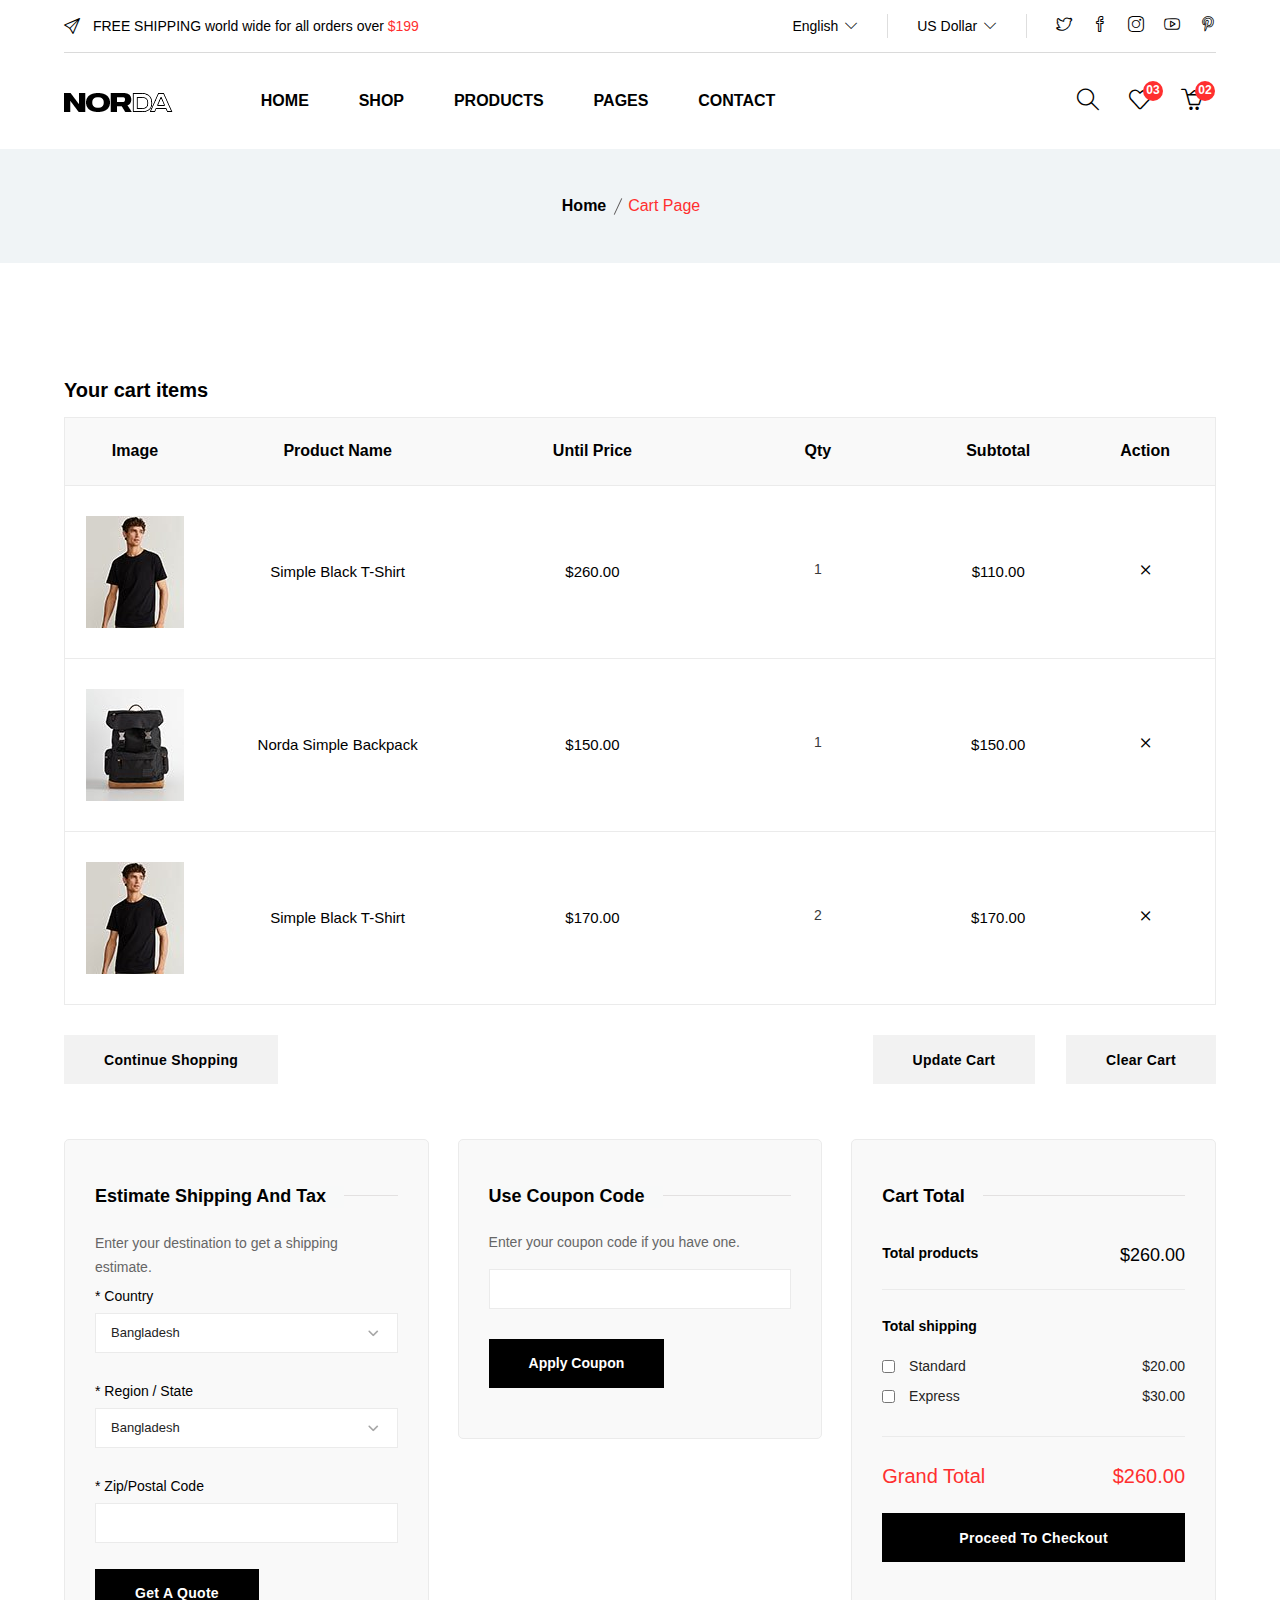
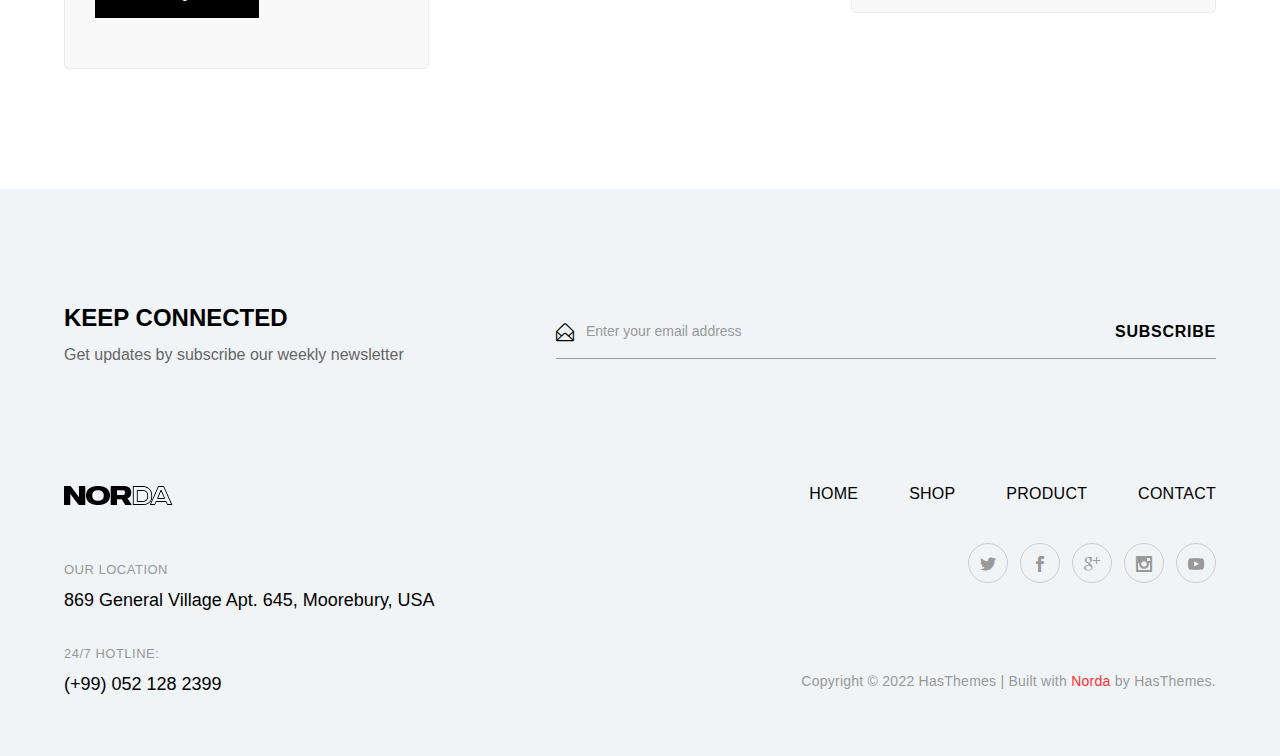
<file: norda/cart.html>
<!doctype html>
<html class="no-js" lang="en">

<head>
    <meta charset="utf-8">
    <meta http-equiv="x-ua-compatible" content="ie=edge">
    <title>Norda - Minimal eCommerce HTML Template</title>
    <meta name="robots" content="noindex, follow" />
    <meta name="description" content="">
    <meta name="viewport" content="width=device-width, initial-scale=1, shrink-to-fit=no">
    <!-- Favicon -->
    <link rel="shortcut icon" type="image/x-icon" href="assets/images/favicon.png">

    <!-- All CSS is here
	============================================ -->

    <link rel="stylesheet" href="assets/css/vendor/bootstrap.min.css">
    <link rel="stylesheet" href="assets/css/vendor/simple-line-icons.css">
    <link rel="stylesheet" href="assets/css/vendor/elegant.css">
    <link rel="stylesheet" href="assets/css/vendor/linear-icon.css">
    <link rel="stylesheet" href="assets/css/plugins/nice-select.css">
    <link rel="stylesheet" href="assets/css/plugins/easyzoom.css">
    <link rel="stylesheet" href="assets/css/plugins/slick.css">
    <link rel="stylesheet" href="assets/css/plugins/animate.css">
    <link rel="stylesheet" href="assets/css/plugins/magnific-popup.css">
    <link rel="stylesheet" href="assets/css/plugins/jquery-ui.css">
    <link rel="stylesheet" href="assets/css/style.css">

</head>

<body>

    <div class="main-wrapper">
        <header class="header-area">
            <div class="container">
                <div class="header-large-device">
                    <div class="header-top header-top-ptb-1 border-bottom-1">
                        <div class="row">
                            <div class="col-xl-4 col-lg-5">
                                <div class="header-offer-wrap">
                                    <p><i class="icon-paper-plane"></i> FREE SHIPPING world wide for all orders over
                                        <span>$199</span>
                                    </p>
                                </div>
                            </div>
                            <div class="col-xl-8 col-lg-7">
                                <div class="header-top-right">
                                    <div class="same-style-wrap">
                                        <div class="same-style same-style-border language-wrap">
                                            <a class="language-dropdown-active" href="#">English <i
                                                    class="icon-arrow-down"></i></a>
                                            <div class="language-dropdown">
                                                <ul>
                                                    <li><a href="#">English</a></li>
                                                    <li><a href="#">French</a></li>
                                                    <li><a href="#">German</a></li>
                                                    <li><a href="#">Spanish</a></li>
                                                </ul>
                                            </div>
                                        </div>
                                        <div class="same-style same-style-border currency-wrap">
                                            <a class="currency-dropdown-active" href="#">US Dollar <i
                                                    class="icon-arrow-down"></i></a>
                                            <div class="currency-dropdown">
                                                <ul>
                                                    <li><a href="#">USD</a></li>
                                                    <li><a href="#">EUR</a></li>
                                                    <li><a href="#">Real</a></li>
                                                    <li><a href="#">BDT</a></li>
                                                </ul>
                                            </div>
                                        </div>
                                    </div>
                                    <div class="social-style-1 social-style-1-mrg">
                                        <a href="#"><i class="icon-social-twitter"></i></a>
                                        <a href="#"><i class="icon-social-facebook"></i></a>
                                        <a href="#"><i class="icon-social-instagram"></i></a>
                                        <a href="#"><i class="icon-social-youtube"></i></a>
                                        <a href="#"><i class="icon-social-pinterest"></i></a>
                                    </div>
                                </div>
                            </div>
                        </div>
                    </div>
                    <div class="header-bottom">
                        <div class="row align-items-center">
                            <div class="col-xl-2 col-lg-2">
                                <div class="logo">
                                    <a href="index.html"><img src="assets/images/logo/logo.png" alt="logo"></a>
                                </div>
                            </div>
                            <div class="col-xl-8 col-lg-7">
                                <div class="main-menu main-menu-padding-1 main-menu-lh-1">
                                    <nav>
                                        <ul>
                                            <li><a href="index.html">HOME </a></li>
                                            <li><a href="shop.html">SHOP </a></li>
                                            <li><a href="product-details-2.html">PRODUCTS </a></li>
                                            <li><a href="#">PAGES </a>
                                                <ul class="sub-menu-style">
                                                    <li><a href="cart.html">cart page</a></li>
                                                    <li><a href="checkout.html">checkout </a></li>
                                                    <li><a href="my-account.html">my account</a></li>
                                                    <li><a href="wishlist.html">wishlist </a></li>
                                                    <li><a href="compare.html">compare </a></li>
                                                    <li><a href="contact.html">contact us </a></li>
                                                </ul>
                                            </li>
                                            <li><a href="contact.html">CONTACT </a></li>
                                        </ul>
                                    </nav>
                                </div>
                            </div>
                            <div class="col-xl-2 col-lg-3">
                                <div class="header-action header-action-flex header-action-mrg-right">
                                    <div class="same-style-2 header-search-1">
                                        <a class="search-toggle" href="#">
                                            <i class="icon-magnifier s-open"></i>
                                            <i class="icon_close s-close"></i>
                                        </a>
                                        <div class="search-wrap-1">
                                            <form action="#">
                                                <input placeholder="Search products…" type="text">
                                                <button class="button-search"><i class="icon-magnifier"></i></button>
                                            </form>
                                        </div>
                                    </div>
                                    <div class="same-style-2">
                                        <a href="wishlist.html"><i class="icon-heart"></i><span
                                                class="pro-count red">03</span></a>
                                    </div>
                                    <div class="same-style-2 header-cart">
                                        <a class="cart-active" href="cart.html">
                                            <i class="icon-basket-loaded"></i><span class="pro-count red">02</span>
                                        </a>
                                    </div>
                                </div>
                            </div>
                        </div>
                    </div>
                </div>
                <div class="header-small-device small-device-ptb-1">
                    <div class="row align-items-center">
                        <div class="col-5">
                            <div class="mobile-logo">
                                <a href="index.html">
                                    <img alt="" src="assets/images/logo/logo.png">
                                </a>
                            </div>
                        </div>
                        <div class="col-7">
                            <div class="header-action header-action-flex">
                                <div class="same-style-2">
                                    <a href="wishlist.html"><i class="icon-heart"></i><span
                                            class="pro-count red">03</span></a>
                                </div>
                                <div class="same-style-2 header-cart">
                                    <a class="cart-active" href="cart.html">
                                        <i class="icon-basket-loaded"></i><span class="pro-count red">02</span>
                                    </a>
                                </div>
                                <div class="same-style-2 main-menu-icon">
                                    <a class="mobile-header-button-active" href="#"><i class="icon-menu"></i> </a>
                                </div>
                            </div>
                        </div>
                    </div>
                </div>
            </div>
        </header>
        <!-- Mobile menu start -->
        <div class="mobile-header-active mobile-header-wrapper-style">
            <div class="clickalbe-sidebar-wrap">
                <a class="sidebar-close"><i class="icon_close"></i></a>
                <div class="mobile-header-content-area">
                    <div class="header-offer-wrap mobile-header-padding-border-4">
                        <p><i class="icon-paper-plane"></i> FREE SHIPPING world wide for all orders over
                            <span>$199</span>
                        </p>
                    </div>
                    <div class="mobile-search mobile-header-padding-border-1">
                        <form class="search-form" action="#">
                            <input type="text" placeholder="Search here…">
                            <button class="button-search"><i class="icon-magnifier"></i></button>
                        </form>
                    </div>
                    <div class="mobile-menu-wrap mobile-header-padding-border-2">
                        <!-- mobile menu start -->
                        <nav>
                            <ul class="mobile-menu">
                                <li class="menu-item-has-children"><a href="index.html">Home</a></li>
                                <li class="menu-item-has-children "><a href="shop.html">Shop</a></li>
                                <li class="menu-item-has-children "><a href="product-details-2.html">Products</a></li>
                                <li class="menu-item-has-children"><a href="#">Pages</a>
                                    <ul class="dropdown">
                                        <li><a href="cart.html">cart page</a></li>
                                        <li><a href="checkout.html">checkout </a></li>
                                        <li><a href="my-account.html">my account</a></li>
                                        <li><a href="wishlist.html">wishlist </a></li>
                                        <li><a href="compare.html">compare </a></li>
                                        <li><a href="contact.html">contact us </a></li>
                                    </ul>
                                </li>
                                <li><a href="contact.html">Contact us</a></li>
                            </ul>
                        </nav>
                        <!-- mobile menu end -->
                    </div>
                    <div class="mobile-header-info-wrap mobile-header-padding-border-3">
                        <div class="single-mobile-header-info">
                            <a class="mobile-language-active" href="#">Language <span><i
                                        class="icon-arrow-down"></i></span></a>
                            <div class="lang-curr-dropdown lang-dropdown-active">
                                <ul>
                                    <li><a href="#">English</a></li>
                                    <li><a href="#">French</a></li>
                                    <li><a href="#">German</a></li>
                                    <li><a href="#">Spanish</a></li>
                                </ul>
                            </div>
                        </div>
                        <div class="single-mobile-header-info">
                            <a class="mobile-currency-active" href="#">Currency <span><i
                                        class="icon-arrow-down"></i></span></a>
                            <div class="lang-curr-dropdown curr-dropdown-active">
                                <ul>
                                    <li><a href="#">USD</a></li>
                                    <li><a href="#">EUR</a></li>
                                    <li><a href="#">Real</a></li>
                                    <li><a href="#">BDT</a></li>
                                </ul>
                            </div>
                        </div>
                    </div>
                    <div class="mobile-contact-info mobile-header-padding-border-4">
                        <ul>
                            <li><i class="icon-phone "></i> (+612) 2531 5600</li>
                            <li><i class="icon-envelope-open "></i> norda@domain.com</li>
                            <li><i class="icon-home"></i> PO Box 1622 Colins Street West Australia</li>
                        </ul>
                    </div>
                    <div class="mobile-social-icon">
                        <a class="facebook" href="#"><i class="icon-social-facebook"></i></a>
                        <a class="twitter" href="#"><i class="icon-social-twitter"></i></a>
                        <a class="pinterest" href="#"><i class="icon-social-pinterest"></i></a>
                        <a class="instagram" href="#"><i class="icon-social-instagram"></i></a>
                    </div>
                </div>
            </div>
        </div>
        <!-- mini cart start -->
        <div class="sidebar-cart-active">
            <div class="sidebar-cart-all">
                <a class="cart-close" href="#"><i class="icon_close"></i></a>
                <div class="cart-content">
                    <h3>Shopping Cart</h3>
                    <ul>
                        <li class="single-product-cart">
                            <div class="cart-img">
                                <a href="#"><img src="assets/images/cart/cart-1.jpg" alt=""></a>
                            </div>
                            <div class="cart-title">
                                <h4><a href="#">Simple Black T-Shirt</a></h4>
                                <span> 1 × $49.00 </span>
                            </div>
                            <div class="cart-delete">
                                <a href="#">×</a>
                            </div>
                        </li>
                        <li class="single-product-cart">
                            <div class="cart-img">
                                <a href="#"><img src="assets/images/cart/cart-2.jpg" alt=""></a>
                            </div>
                            <div class="cart-title">
                                <h4><a href="#">Norda Backpack</a></h4>
                                <span> 1 × $49.00 </span>
                            </div>
                            <div class="cart-delete">
                                <a href="#">×</a>
                            </div>
                        </li>
                    </ul>
                    <div class="cart-total">
                        <h4>Subtotal: <span>$170.00</span></h4>
                    </div>
                    <div class="cart-checkout-btn">
                        <a class="btn-hover cart-btn-style" href="cart.html">view cart</a>
                        <a class="no-mrg btn-hover cart-btn-style" href="checkout.html">checkout</a>
                    </div>
                </div>
            </div>
        </div>
        <div class="breadcrumb-area bg-gray">
            <div class="container">
                <div class="breadcrumb-content text-center">
                    <ul>
                        <li>
                            <a href="index.html">Home</a>
                        </li>
                        <li class="active">Cart Page </li>
                    </ul>
                </div>
            </div>
        </div>
        <div class="cart-main-area pt-115 pb-120">
            <div class="container">
                <h3 class="cart-page-title">Your cart items</h3>
                <div class="row">
                    <div class="col-lg-12 col-md-12 col-sm-12 col-12">
                        <form action="#">
                            <div class="table-content table-responsive cart-table-content">
                                <table>
                                    <thead>
                                        <tr>
                                            <th>Image</th>
                                            <th>Product Name</th>
                                            <th>Until Price</th>
                                            <th>Qty</th>
                                            <th>Subtotal</th>
                                            <th>action</th>
                                        </tr>
                                    </thead>
                                    <tbody>
                                        <tr>
                                            <td class="product-thumbnail">
                                                <a href="#"><img src="assets/images/cart/cart-1.jpg" alt=""></a>
                                            </td>
                                            <td class="product-name"><a href="#">Simple Black T-Shirt</a></td>
                                            <td class="product-price-cart"><span class="amount">$260.00</span></td>
                                            <td class="product-quantity pro-details-quality">
                                                <div class="cart-plus-minus">
                                                    <input class="cart-plus-minus-box" type="text" name="qtybutton"
                                                        value="1">
                                                </div>
                                            </td>
                                            <td class="product-subtotal">$110.00</td>
                                            <td class="product-remove">
                                                <a href="#"><i class="icon_close"></i></a>
                                            </td>
                                        </tr>
                                        <tr>
                                            <td class="product-thumbnail">
                                                <a href="#"><img src="assets/images/cart/cart-2.jpg" alt=""></a>
                                            </td>
                                            <td class="product-name"><a href="#">Norda Simple Backpack</a></td>
                                            <td class="product-price-cart"><span class="amount">$150.00</span></td>
                                            <td class="product-quantity pro-details-quality">
                                                <div class="cart-plus-minus">
                                                    <input class="cart-plus-minus-box" type="text" name="qtybutton"
                                                        value="1">
                                                </div>
                                            </td>
                                            <td class="product-subtotal">$150.00</td>
                                            <td class="product-remove">
                                                <a href="#"><i class="icon_close"></i></a>
                                            </td>
                                        </tr>
                                        <tr>
                                            <td class="product-thumbnail">
                                                <a href="#"><img src="assets/images/cart/cart-1.jpg" alt=""></a>
                                            </td>
                                            <td class="product-name"><a href="#">Simple Black T-Shirt </a></td>
                                            <td class="product-price-cart"><span class="amount">$170.00</span></td>
                                            <td class="product-quantity pro-details-quality">
                                                <div class="cart-plus-minus">
                                                    <input class="cart-plus-minus-box" type="text" name="qtybutton"
                                                        value="2">
                                                </div>
                                            </td>
                                            <td class="product-subtotal">$170.00</td>
                                            <td class="product-remove">
                                                <a href="#"><i class="icon_close"></i></a>
                                            </td>
                                        </tr>
                                    </tbody>
                                </table>
                            </div>
                            <div class="row">
                                <div class="col-lg-12">
                                    <div class="cart-shiping-update-wrapper">
                                        <div class="cart-shiping-update">
                                            <a href="#">Continue Shopping</a>
                                        </div>
                                        <div class="cart-clear">
                                            <button>Update Cart</button>
                                            <a href="#">Clear Cart</a>
                                        </div>
                                    </div>
                                </div>
                            </div>
                        </form>
                        <div class="row">
                            <div class="col-lg-4 col-md-6">
                                <div class="cart-tax">
                                    <div class="title-wrap">
                                        <h4 class="cart-bottom-title section-bg-gray">Estimate Shipping And Tax</h4>
                                    </div>
                                    <div class="tax-wrapper">
                                        <p>Enter your destination to get a shipping estimate.</p>
                                        <div class="tax-select-wrapper">
                                            <div class="tax-select">
                                                <label>
                                                    * Country
                                                </label>
                                                <select class="email s-email s-wid">
                                                    <option>Bangladesh</option>
                                                    <option>Albania</option>
                                                    <option>Åland Islands</option>
                                                    <option>Afghanistan</option>
                                                    <option>Belgium</option>
                                                </select>
                                            </div>
                                            <div class="tax-select">
                                                <label>
                                                    * Region / State
                                                </label>
                                                <select class="email s-email s-wid">
                                                    <option>Bangladesh</option>
                                                    <option>Albania</option>
                                                    <option>Åland Islands</option>
                                                    <option>Afghanistan</option>
                                                    <option>Belgium</option>
                                                </select>
                                            </div>
                                            <div class="tax-select">
                                                <label>
                                                    * Zip/Postal Code
                                                </label>
                                                <input type="text">
                                            </div>
                                            <button class="cart-btn-2" type="submit">Get A Quote</button>
                                        </div>
                                    </div>
                                </div>
                            </div>
                            <div class="col-lg-4 col-md-6">
                                <div class="discount-code-wrapper">
                                    <div class="title-wrap">
                                        <h4 class="cart-bottom-title section-bg-gray">Use Coupon Code</h4>
                                    </div>
                                    <div class="discount-code">
                                        <p>Enter your coupon code if you have one.</p>
                                        <form>
                                            <input type="text" required="" name="name">
                                            <button class="cart-btn-2" type="submit">Apply Coupon</button>
                                        </form>
                                    </div>
                                </div>
                            </div>
                            <div class="col-lg-4 col-md-12">
                                <div class="grand-totall">
                                    <div class="title-wrap">
                                        <h4 class="cart-bottom-title section-bg-gary-cart">Cart Total</h4>
                                    </div>
                                    <h5>Total products <span>$260.00</span></h5>
                                    <div class="total-shipping">
                                        <h5>Total shipping</h5>
                                        <ul>
                                            <li><input type="checkbox"> Standard <span>$20.00</span></li>
                                            <li><input type="checkbox"> Express <span>$30.00</span></li>
                                        </ul>
                                    </div>
                                    <h4 class="grand-totall-title">Grand Total <span>$260.00</span></h4>
                                    <a href="#">Proceed to Checkout</a>
                                </div>
                            </div>
                        </div>
                    </div>
                </div>
            </div>
        </div>
        <div class="subscribe-area bg-gray pt-115 pb-115">
            <div class="container">
                <div class="row">
                    <div class="col-lg-5 col-md-5">
                        <div class="section-title">
                            <h2>keep connected</h2>
                            <p>Get updates by subscribe our weekly newsletter</p>
                        </div>
                    </div>
                    <div class="col-lg-7 col-md-7">
                        <div id="mc_embed_signup" class="subscribe-form">
                            <form id="mc-embedded-subscribe-form" class="validate subscribe-form-style" novalidate=""
                                target="_blank" name="mc-embedded-subscribe-form" method="post"
                                action="https://devitems.us11.list-manage.com/subscribe/post?u=6bbb9b6f5827bd842d9640c82&amp;id=05d85f18ef">
                                <div id="mc_embed_signup_scroll" class="mc-form">
                                    <input class="email" type="email" required="" placeholder="Enter your email address"
                                        name="EMAIL" value="">
                                    <div class="mc-news" aria-hidden="true">
                                        <input type="text" value="" tabindex="-1"
                                            name="b_6bbb9b6f5827bd842d9640c82_05d85f18ef">
                                    </div>
                                    <div class="clear">
                                        <input id="mc-embedded-subscribe" class="button" type="submit" name="subscribe"
                                            value="Subscribe">
                                    </div>
                                </div>
                            </form>
                        </div>
                    </div>
                </div>
            </div>
        </div>
        <footer class="footer-area bg-gray pb-30">
            <div class="container">
                <div class="row">
                    <div class="col-lg-6 col-md-6">
                        <div class="contact-info-wrap">
                            <div class="footer-logo">
                                <a href="#"><img src="assets/images/logo/logo.png" alt="logo"></a>
                            </div>
                            <div class="single-contact-info">
                                <span>Our Location</span>
                                <p>869 General Village Apt. 645, Moorebury, USA</p>
                            </div>
                            <div class="single-contact-info">
                                <span>24/7 hotline:</span>
                                <p>(+99) 052 128 2399</p>
                            </div>
                        </div>
                    </div>
                    <div class="col-lg-6 col-md-6">
                        <div class="footer-right-wrap">
                            <div class="footer-menu">
                                <nav>
                                    <ul>
                                        <li><a href="index.html">home</a></li>
                                        <li><a href="shop.html">Shop</a></li>
                                        <li><a href="shop.html">Product </a></li>
                                        <li><a href="contact.html">Contact</a></li>
                                    </ul>
                                </nav>
                            </div>
                            <div class="social-style-2 social-style-2-mrg">
                                <a href="#"><i class="social_twitter"></i></a>
                                <a href="#"><i class="social_facebook"></i></a>
                                <a href="#"><i class="social_googleplus"></i></a>
                                <a href="#"><i class="social_instagram"></i></a>
                                <a href="#"><i class="social_youtube"></i></a>
                            </div>
                            <div class="copyright">
                                <p>Copyright © 2022 HasThemes | <a href="https://hasthemes.com/">Built with
                                        <span>Norda</span> by HasThemes</a>.</p>
                            </div>
                        </div>
                    </div>
                </div>
            </div>
        </footer>
    </div>

    <!-- All JS is here
============================================ -->

</body>

</html>
</file>
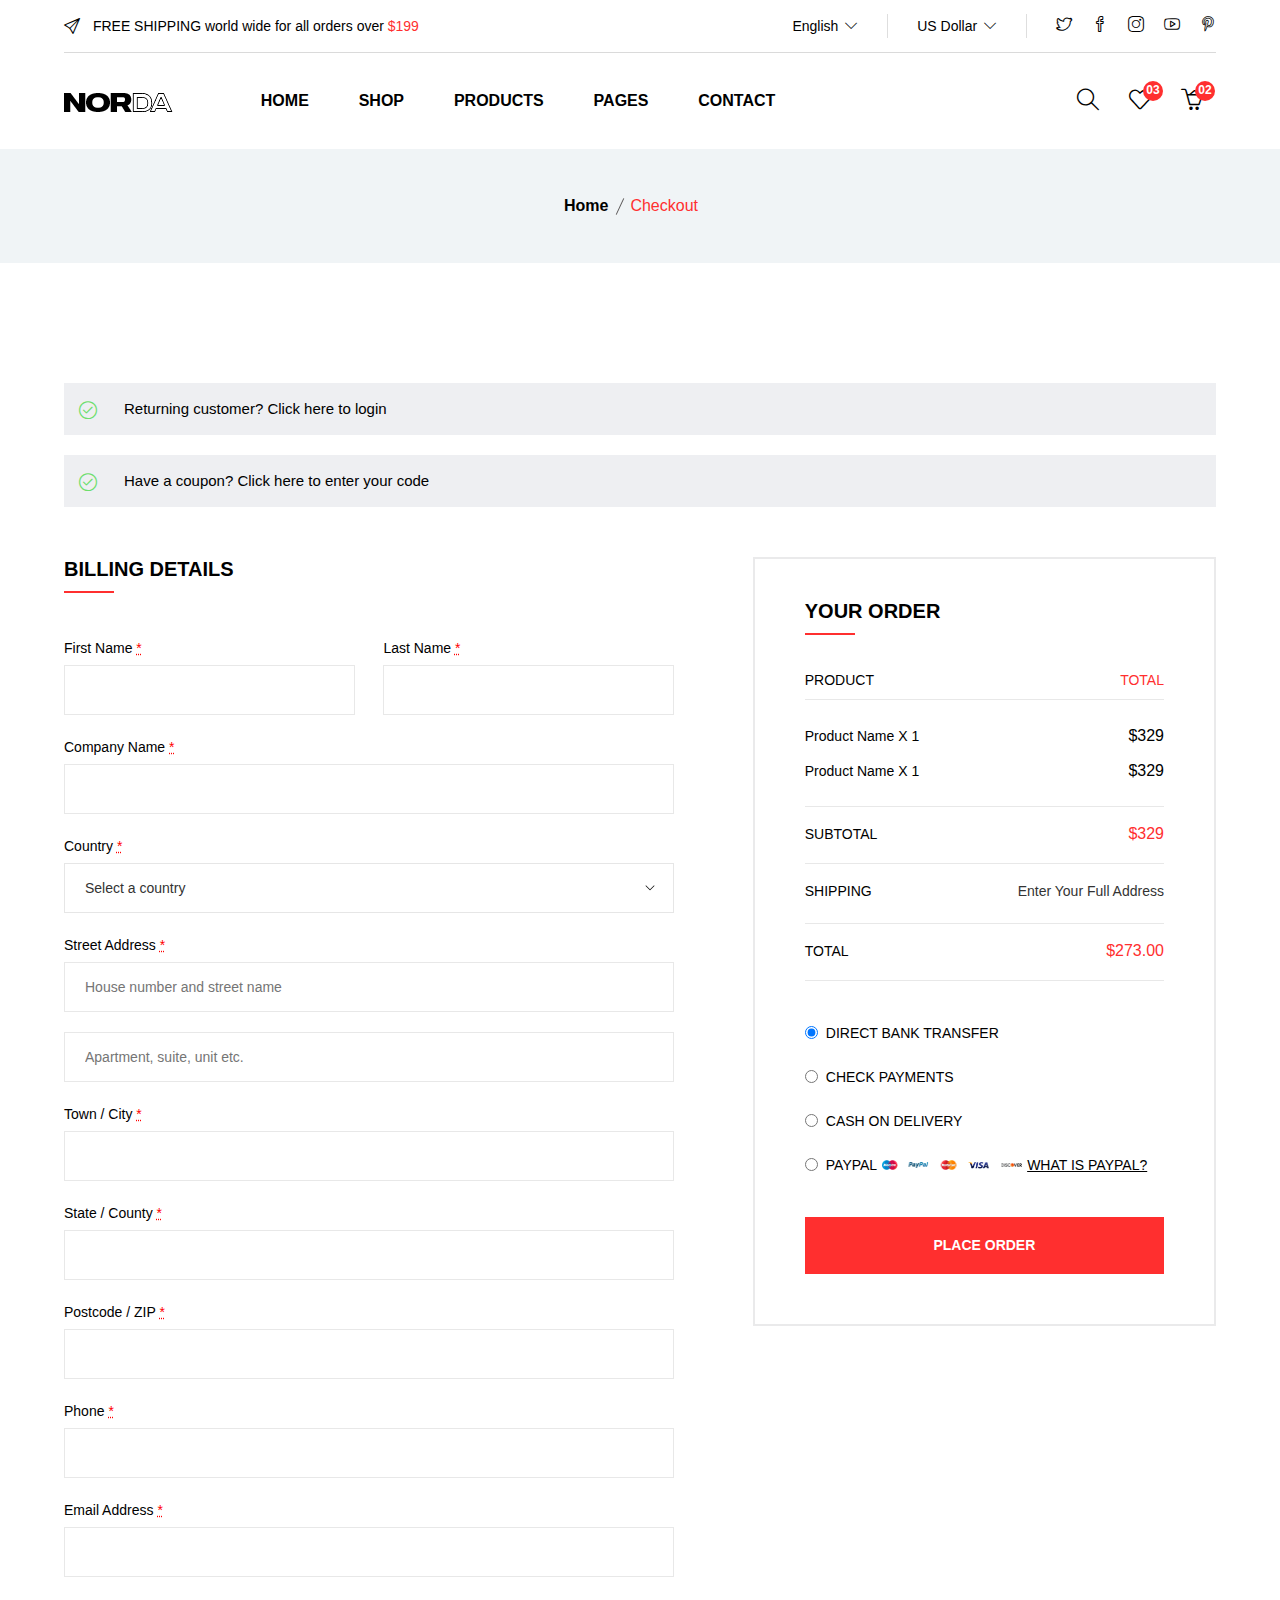
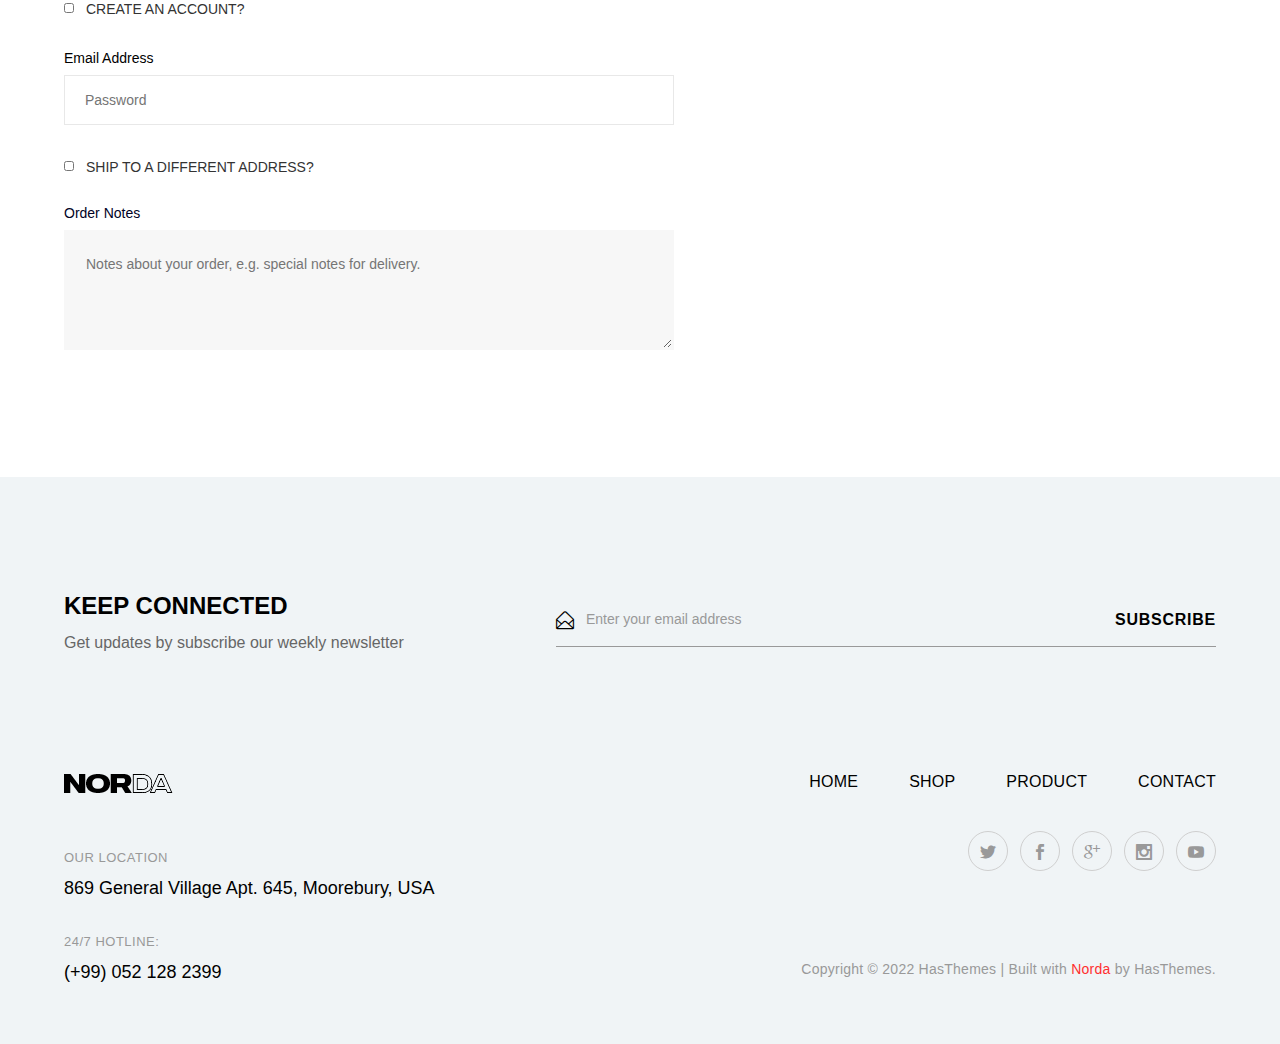
<file: norda/checkout.html>
<!doctype html>
<html class="no-js" lang="en">

<head>
    <meta charset="utf-8">
    <meta http-equiv="x-ua-compatible" content="ie=edge">
    <title>Norda - Minimal eCommerce HTML Template</title>
    <meta name="robots" content="noindex, follow" />
    <meta name="description" content="">
    <meta name="viewport" content="width=device-width, initial-scale=1, shrink-to-fit=no">
    <!-- Favicon -->
    <link rel="shortcut icon" type="image/x-icon" href="assets/images/favicon.png">

    <!-- All CSS is here
	============================================ -->

    <link rel="stylesheet" href="assets/css/vendor/bootstrap.min.css">
    <link rel="stylesheet" href="assets/css/vendor/simple-line-icons.css">
    <link rel="stylesheet" href="assets/css/vendor/elegant.css">
    <link rel="stylesheet" href="assets/css/vendor/linear-icon.css">
    <link rel="stylesheet" href="assets/css/plugins/nice-select.css">
    <link rel="stylesheet" href="assets/css/plugins/easyzoom.css">
    <link rel="stylesheet" href="assets/css/plugins/slick.css">
    <link rel="stylesheet" href="assets/css/plugins/animate.css">
    <link rel="stylesheet" href="assets/css/plugins/magnific-popup.css">
    <link rel="stylesheet" href="assets/css/plugins/jquery-ui.css">
    <link rel="stylesheet" href="assets/css/style.css">

</head>

<body>

    <div class="main-wrapper">
        <header class="header-area">
            <div class="container">
                <div class="header-large-device">
                    <div class="header-top header-top-ptb-1 border-bottom-1">
                        <div class="row">
                            <div class="col-xl-4 col-lg-5">
                                <div class="header-offer-wrap">
                                    <p><i class="icon-paper-plane"></i> FREE SHIPPING world wide for all orders over
                                        <span>$199</span>
                                    </p>
                                </div>
                            </div>
                            <div class="col-xl-8 col-lg-7">
                                <div class="header-top-right">
                                    <div class="same-style-wrap">
                                        <div class="same-style same-style-border language-wrap">
                                            <a class="language-dropdown-active" href="#">English <i
                                                    class="icon-arrow-down"></i></a>
                                            <div class="language-dropdown">
                                                <ul>
                                                    <li><a href="#">English</a></li>
                                                    <li><a href="#">French</a></li>
                                                    <li><a href="#">German</a></li>
                                                    <li><a href="#">Spanish</a></li>
                                                </ul>
                                            </div>
                                        </div>
                                        <div class="same-style same-style-border currency-wrap">
                                            <a class="currency-dropdown-active" href="#">US Dollar <i
                                                    class="icon-arrow-down"></i></a>
                                            <div class="currency-dropdown">
                                                <ul>
                                                    <li><a href="#">USD</a></li>
                                                    <li><a href="#">EUR</a></li>
                                                    <li><a href="#">Real</a></li>
                                                    <li><a href="#">BDT</a></li>
                                                </ul>
                                            </div>
                                        </div>
                                    </div>
                                    <div class="social-style-1 social-style-1-mrg">
                                        <a href="#"><i class="icon-social-twitter"></i></a>
                                        <a href="#"><i class="icon-social-facebook"></i></a>
                                        <a href="#"><i class="icon-social-instagram"></i></a>
                                        <a href="#"><i class="icon-social-youtube"></i></a>
                                        <a href="#"><i class="icon-social-pinterest"></i></a>
                                    </div>
                                </div>
                            </div>
                        </div>
                    </div>
                    <div class="header-bottom">
                        <div class="row align-items-center">
                            <div class="col-xl-2 col-lg-2">
                                <div class="logo">
                                    <a href="index.html"><img src="assets/images/logo/logo.png" alt="logo"></a>
                                </div>
                            </div>
                            <div class="col-xl-8 col-lg-7">
                                <div class="main-menu main-menu-padding-1 main-menu-lh-1">
                                    <nav>
                                        <ul>
                                            <li><a href="index.html">HOME </a></li>
                                            <li><a href="shop.html">SHOP </a></li>
                                            <li><a href="product-details-2.html">PRODUCTS </a></li>
                                            <li><a href="#">PAGES </a>
                                                <ul class="sub-menu-style">
                                                    <li><a href="cart.html">cart page</a></li>
                                                    <li><a href="checkout.html">checkout </a></li>
                                                    <li><a href="my-account.html">my account</a></li>
                                                    <li><a href="wishlist.html">wishlist </a></li>
                                                    <li><a href="compare.html">compare </a></li>
                                                    <li><a href="contact.html">contact us </a></li>
                                                </ul>
                                            </li>
                                            <li><a href="contact.html">CONTACT </a></li>
                                        </ul>
                                    </nav>
                                </div>
                            </div>
                            <div class="col-xl-2 col-lg-3">
                                <div class="header-action header-action-flex header-action-mrg-right">
                                    <div class="same-style-2 header-search-1">
                                        <a class="search-toggle" href="#">
                                            <i class="icon-magnifier s-open"></i>
                                            <i class="icon_close s-close"></i>
                                        </a>
                                        <div class="search-wrap-1">
                                            <form action="#">
                                                <input placeholder="Search products…" type="text">
                                                <button class="button-search"><i class="icon-magnifier"></i></button>
                                            </form>
                                        </div>
                                    </div>
                                    <div class="same-style-2">
                                        <a href="wishlist.html"><i class="icon-heart"></i><span
                                                class="pro-count red">03</span></a>
                                    </div>
                                    <div class="same-style-2 header-cart">
                                        <a class="cart-active" href="cart.html">
                                            <i class="icon-basket-loaded"></i><span class="pro-count red">02</span>
                                        </a>
                                    </div>
                                </div>
                            </div>
                        </div>
                    </div>
                </div>
                <div class="header-small-device small-device-ptb-1">
                    <div class="row align-items-center">
                        <div class="col-5">
                            <div class="mobile-logo">
                                <a href="index.html">
                                    <img alt="" src="assets/images/logo/logo.png">
                                </a>
                            </div>
                        </div>
                        <div class="col-7">
                            <div class="header-action header-action-flex">
                                <div class="same-style-2">
                                    <a href="wishlist.html"><i class="icon-heart"></i><span
                                            class="pro-count red">03</span></a>
                                </div>
                                <div class="same-style-2 header-cart">
                                    <a class="cart-active" href="cart.html">
                                        <i class="icon-basket-loaded"></i><span class="pro-count red">02</span>
                                    </a>
                                </div>
                                <div class="same-style-2 main-menu-icon">
                                    <a class="mobile-header-button-active" href="#"><i class="icon-menu"></i> </a>
                                </div>
                            </div>
                        </div>
                    </div>
                </div>
            </div>
        </header>
        <!-- Mobile menu start -->
        <div class="mobile-header-active mobile-header-wrapper-style">
            <div class="clickalbe-sidebar-wrap">
                <a class="sidebar-close"><i class="icon_close"></i></a>
                <div class="mobile-header-content-area">
                    <div class="header-offer-wrap mobile-header-padding-border-4">
                        <p><i class="icon-paper-plane"></i> FREE SHIPPING world wide for all orders over
                            <span>$199</span>
                        </p>
                    </div>
                    <div class="mobile-search mobile-header-padding-border-1">
                        <form class="search-form" action="#">
                            <input type="text" placeholder="Search here…">
                            <button class="button-search"><i class="icon-magnifier"></i></button>
                        </form>
                    </div>
                    <div class="mobile-menu-wrap mobile-header-padding-border-2">
                        <!-- mobile menu start -->
                        <nav>
                            <ul class="mobile-menu">
                                <li class="menu-item-has-children"><a href="index.html">Home</a></li>
                                <li class="menu-item-has-children "><a href="shop.html">Shop</a></li>
                                <li class="menu-item-has-children "><a href="product-details-2.html">Products</a></li>
                                <li class="menu-item-has-children"><a href="#">Pages</a>
                                    <ul class="dropdown">
                                        <li><a href="cart.html">cart page</a></li>
                                        <li><a href="checkout.html">checkout </a></li>
                                        <li><a href="my-account.html">my account</a></li>
                                        <li><a href="wishlist.html">wishlist </a></li>
                                        <li><a href="compare.html">compare </a></li>
                                        <li><a href="contact.html">contact us </a></li>
                                    </ul>
                                </li>
                                <li><a href="contact.html">Contact us</a></li>
                            </ul>
                        </nav>
                        <!-- mobile menu end -->
                    </div>
                    <div class="mobile-header-info-wrap mobile-header-padding-border-3">
                        <div class="single-mobile-header-info">
                            <a class="mobile-language-active" href="#">Language <span><i
                                        class="icon-arrow-down"></i></span></a>
                            <div class="lang-curr-dropdown lang-dropdown-active">
                                <ul>
                                    <li><a href="#">English</a></li>
                                    <li><a href="#">French</a></li>
                                    <li><a href="#">German</a></li>
                                    <li><a href="#">Spanish</a></li>
                                </ul>
                            </div>
                        </div>
                        <div class="single-mobile-header-info">
                            <a class="mobile-currency-active" href="#">Currency <span><i
                                        class="icon-arrow-down"></i></span></a>
                            <div class="lang-curr-dropdown curr-dropdown-active">
                                <ul>
                                    <li><a href="#">USD</a></li>
                                    <li><a href="#">EUR</a></li>
                                    <li><a href="#">Real</a></li>
                                    <li><a href="#">BDT</a></li>
                                </ul>
                            </div>
                        </div>
                    </div>
                    <div class="mobile-contact-info mobile-header-padding-border-4">
                        <ul>
                            <li><i class="icon-phone "></i> (+612) 2531 5600</li>
                            <li><i class="icon-envelope-open "></i> norda@domain.com</li>
                            <li><i class="icon-home"></i> PO Box 1622 Colins Street West Australia</li>
                        </ul>
                    </div>
                    <div class="mobile-social-icon">
                        <a class="facebook" href="#"><i class="icon-social-facebook"></i></a>
                        <a class="twitter" href="#"><i class="icon-social-twitter"></i></a>
                        <a class="pinterest" href="#"><i class="icon-social-pinterest"></i></a>
                        <a class="instagram" href="#"><i class="icon-social-instagram"></i></a>
                    </div>
                </div>
            </div>
        </div>
        <!-- mini cart start -->
        <div class="sidebar-cart-active">
            <div class="sidebar-cart-all">
                <a class="cart-close" href="#"><i class="icon_close"></i></a>
                <div class="cart-content">
                    <h3>Shopping Cart</h3>
                    <ul>
                        <li class="single-product-cart">
                            <div class="cart-img">
                                <a href="#"><img src="assets/images/cart/cart-1.jpg" alt=""></a>
                            </div>
                            <div class="cart-title">
                                <h4><a href="#">Simple Black T-Shirt</a></h4>
                                <span> 1 × $49.00 </span>
                            </div>
                            <div class="cart-delete">
                                <a href="#">×</a>
                            </div>
                        </li>
                        <li class="single-product-cart">
                            <div class="cart-img">
                                <a href="#"><img src="assets/images/cart/cart-2.jpg" alt=""></a>
                            </div>
                            <div class="cart-title">
                                <h4><a href="#">Norda Backpack</a></h4>
                                <span> 1 × $49.00 </span>
                            </div>
                            <div class="cart-delete">
                                <a href="#">×</a>
                            </div>
                        </li>
                    </ul>
                    <div class="cart-total">
                        <h4>Subtotal: <span>$170.00</span></h4>
                    </div>
                    <div class="cart-checkout-btn">
                        <a class="btn-hover cart-btn-style" href="cart.html">view cart</a>
                        <a class="no-mrg btn-hover cart-btn-style" href="checkout.html">checkout</a>
                    </div>
                </div>
            </div>
        </div>
        <div class="breadcrumb-area bg-gray">
            <div class="container">
                <div class="breadcrumb-content text-center">
                    <ul>
                        <li>
                            <a href="index.html">Home</a>
                        </li>
                        <li class="active">Checkout </li>
                    </ul>
                </div>
            </div>
        </div>
        <div class="checkout-main-area pt-120 pb-120">
            <div class="container">
                <div class="customer-zone mb-20">
                    <p class="cart-page-title">Returning customer? <a class="checkout-click1" href="#">Click here to
                            login</a></p>
                    <div class="checkout-login-info">
                        <p>If you have shopped with us before, please enter your details in the boxes below. If you are
                            a new customer, please proceed to the Billing & Shipping section.</p>
                        <form action="#">
                            <div class="row">
                                <div class="col-lg-6 col-md-6">
                                    <div class="sin-checkout-login">
                                        <label>Username or email address <span>*</span></label>
                                        <input type="text" name="user-name">
                                    </div>
                                </div>
                                <div class="col-lg-6 col-md-6">
                                    <div class="sin-checkout-login">
                                        <label>Passwords <span>*</span></label>
                                        <input type="password" name="user-password">
                                    </div>
                                </div>
                            </div>
                            <div class="button-remember-wrap">
                                <button class="button" type="submit">Login</button>
                                <div class="checkout-login-toggle-btn">
                                    <input type="checkbox">
                                    <label>Remember me</label>
                                </div>
                            </div>
                            <div class="lost-password">
                                <a href="#">Lost your password?</a>
                            </div>
                        </form>
                        <div class="checkout-login-social">
                            <span>Login with:</span>
                            <ul>
                                <li><a href="#">Facebook</a></li>
                                <li><a href="#">Twitter</a></li>
                                <li><a href="#">Google</a></li>
                            </ul>
                        </div>
                    </div>
                </div>
                <div class="customer-zone mb-20">
                    <p class="cart-page-title">Have a coupon? <a class="checkout-click3" href="#">Click here to enter
                            your code</a></p>
                    <div class="checkout-login-info3">
                        <form action="#">
                            <input type="text" placeholder="Coupon code">
                            <input type="submit" value="Apply Coupon">
                        </form>
                    </div>
                </div>
                <div class="checkout-wrap pt-30">
                    <div class="row">
                        <div class="col-lg-7">
                            <div class="billing-info-wrap mr-50">
                                <h3>Billing Details</h3>
                                <div class="row">
                                    <div class="col-lg-6 col-md-6">
                                        <div class="billing-info mb-20">
                                            <label>First Name <abbr class="required" title="required">*</abbr></label>
                                            <input type="text">
                                        </div>
                                    </div>
                                    <div class="col-lg-6 col-md-6">
                                        <div class="billing-info mb-20">
                                            <label>Last Name <abbr class="required" title="required">*</abbr></label>
                                            <input type="text">
                                        </div>
                                    </div>
                                    <div class="col-lg-12">
                                        <div class="billing-info mb-20">
                                            <label>Company Name <abbr class="required" title="required">*</abbr></label>
                                            <input type="text">
                                        </div>
                                    </div>
                                    <div class="col-lg-12">
                                        <div class="billing-select mb-20">
                                            <label>Country <abbr class="required" title="required">*</abbr></label>
                                            <select>
                                                <option>Select a country</option>
                                                <option>Azerbaijan</option>
                                                <option>Bahamas</option>
                                                <option>Bahrain</option>
                                                <option>Bangladesh</option>
                                                <option>Barbados</option>
                                            </select>
                                        </div>
                                    </div>
                                    <div class="col-lg-12">
                                        <div class="billing-info mb-20">
                                            <label>Street Address <abbr class="required"
                                                    title="required">*</abbr></label>
                                            <input class="billing-address" placeholder="House number and street name"
                                                type="text">
                                            <input placeholder="Apartment, suite, unit etc." type="text">
                                        </div>
                                    </div>
                                    <div class="col-lg-12">
                                        <div class="billing-info mb-20">
                                            <label>Town / City <abbr class="required" title="required">*</abbr></label>
                                            <input type="text">
                                        </div>
                                    </div>
                                    <div class="col-lg-12 col-md-12">
                                        <div class="billing-info mb-20">
                                            <label>State / County <abbr class="required"
                                                    title="required">*</abbr></label>
                                            <input type="text">
                                        </div>
                                    </div>
                                    <div class="col-lg-12 col-md-12">
                                        <div class="billing-info mb-20">
                                            <label>Postcode / ZIP <abbr class="required"
                                                    title="required">*</abbr></label>
                                            <input type="text">
                                        </div>
                                    </div>
                                    <div class="col-lg-12 col-md-12">
                                        <div class="billing-info mb-20">
                                            <label>Phone <abbr class="required" title="required">*</abbr></label>
                                            <input type="text">
                                        </div>
                                    </div>
                                    <div class="col-lg-12 col-md-12">
                                        <div class="billing-info mb-20">
                                            <label>Email Address <abbr class="required"
                                                    title="required">*</abbr></label>
                                            <input type="text">
                                        </div>
                                    </div>
                                </div>
                                <div class="checkout-account mb-25">
                                    <input class="checkout-toggle2" type="checkbox">
                                    <span>Create an account?</span>
                                </div>
                                <div class="checkout-account-toggle open-toggle2 mb-30">
                                    <label>Email Address</label>
                                    <input placeholder="Password" type="password">
                                </div>
                                <div class="checkout-account mt-25">
                                    <input class="checkout-toggle" type="checkbox">
                                    <span>Ship to a different address?</span>
                                </div>
                                <div class="different-address open-toggle mt-30">
                                    <div class="row">
                                        <div class="col-lg-6 col-md-6">
                                            <div class="billing-info mb-20">
                                                <label>First Name</label>
                                                <input type="text">
                                            </div>
                                        </div>
                                        <div class="col-lg-6 col-md-6">
                                            <div class="billing-info mb-20">
                                                <label>Last Name</label>
                                                <input type="text">
                                            </div>
                                        </div>
                                        <div class="col-lg-12">
                                            <div class="billing-info mb-20">
                                                <label>Company Name</label>
                                                <input type="text">
                                            </div>
                                        </div>
                                        <div class="col-lg-12">
                                            <div class="billing-select mb-20">
                                                <label>Country</label>
                                                <select>
                                                    <option>Select a country</option>
                                                    <option>Azerbaijan</option>
                                                    <option>Bahamas</option>
                                                    <option>Bahrain</option>
                                                    <option>Bangladesh</option>
                                                    <option>Barbados</option>
                                                </select>
                                            </div>
                                        </div>
                                        <div class="col-lg-12">
                                            <div class="billing-info mb-20">
                                                <label>Street Address</label>
                                                <input class="billing-address"
                                                    placeholder="House number and street name" type="text">
                                                <input placeholder="Apartment, suite, unit etc." type="text">
                                            </div>
                                        </div>
                                        <div class="col-lg-12">
                                            <div class="billing-info mb-20">
                                                <label>Town / City</label>
                                                <input type="text">
                                            </div>
                                        </div>
                                        <div class="col-lg-6 col-md-6">
                                            <div class="billing-info mb-20">
                                                <label>State / County</label>
                                                <input type="text">
                                            </div>
                                        </div>
                                        <div class="col-lg-6 col-md-6">
                                            <div class="billing-info mb-20">
                                                <label>Postcode / ZIP</label>
                                                <input type="text">
                                            </div>
                                        </div>
                                        <div class="col-lg-6 col-md-6">
                                            <div class="billing-info mb-20">
                                                <label>Phone</label>
                                                <input type="text">
                                            </div>
                                        </div>
                                        <div class="col-lg-6 col-md-6">
                                            <div class="billing-info mb-20">
                                                <label>Email Address</label>
                                                <input type="text">
                                            </div>
                                        </div>
                                    </div>
                                </div>
                                <div class="additional-info-wrap">
                                    <label>Order notes</label>
                                    <textarea placeholder="Notes about your order, e.g. special notes for delivery. "
                                        name="message"></textarea>
                                </div>
                            </div>
                        </div>
                        <div class="col-lg-5">
                            <div class="your-order-area">
                                <h3>Your order</h3>
                                <div class="your-order-wrap gray-bg-4">
                                    <div class="your-order-info-wrap">
                                        <div class="your-order-info">
                                            <ul>
                                                <li>Product <span>Total</span></li>
                                            </ul>
                                        </div>
                                        <div class="your-order-middle">
                                            <ul>
                                                <li>Product Name X 1 <span>$329 </span></li>
                                                <li>Product Name X 1 <span>$329 </span></li>
                                            </ul>
                                        </div>
                                        <div class="your-order-info order-subtotal">
                                            <ul>
                                                <li>Subtotal <span>$329 </span></li>
                                            </ul>
                                        </div>
                                        <div class="your-order-info order-shipping">
                                            <ul>
                                                <li>Shipping <p>Enter your full address </p>
                                                </li>
                                            </ul>
                                        </div>
                                        <div class="your-order-info order-total">
                                            <ul>
                                                <li>Total <span>$273.00 </span></li>
                                            </ul>
                                        </div>
                                    </div>
                                    <div class="payment-method">
                                        <div class="pay-top sin-payment">
                                            <input id="payment_method_1" class="input-radio" type="radio" value="cheque"
                                                checked="checked" name="payment_method">
                                            <label for="payment_method_1"> Direct Bank Transfer </label>
                                            <div class="payment-box payment_method_bacs">
                                                <p>Make your payment directly into our bank account. Please use your
                                                    Order ID as the payment reference.</p>
                                            </div>
                                        </div>
                                        <div class="pay-top sin-payment">
                                            <input id="payment-method-2" class="input-radio" type="radio" value="cheque"
                                                name="payment_method">
                                            <label for="payment-method-2">Check payments</label>
                                            <div class="payment-box payment_method_bacs">
                                                <p>Make your payment directly into our bank account. Please use your
                                                    Order ID as the payment reference.</p>
                                            </div>
                                        </div>
                                        <div class="pay-top sin-payment">
                                            <input id="payment-method-3" class="input-radio" type="radio" value="cheque"
                                                name="payment_method">
                                            <label for="payment-method-3">Cash on delivery </label>
                                            <div class="payment-box payment_method_bacs">
                                                <p>Make your payment directly into our bank account. Please use your
                                                    Order ID as the payment reference.</p>
                                            </div>
                                        </div>
                                        <div class="pay-top sin-payment sin-payment-3">
                                            <input id="payment-method-4" class="input-radio" type="radio" value="cheque"
                                                name="payment_method">
                                            <label for="payment-method-4">PayPal <img alt=""
                                                    src="assets/images/icon-img/payment.png"><a href="#">What is
                                                    PayPal?</a></label>
                                            <div class="payment-box payment_method_bacs">
                                                <p>Make your payment directly into our bank account. Please use your
                                                    Order ID as the payment reference.</p>
                                            </div>
                                        </div>
                                    </div>
                                </div>
                                <div class="Place-order">
                                    <a href="#">Place Order</a>
                                </div>
                            </div>
                        </div>
                    </div>
                </div>
            </div>
        </div>
        <div class="subscribe-area bg-gray pt-115 pb-115">
            <div class="container">
                <div class="row">
                    <div class="col-lg-5 col-md-5">
                        <div class="section-title">
                            <h2>keep connected</h2>
                            <p>Get updates by subscribe our weekly newsletter</p>
                        </div>
                    </div>
                    <div class="col-lg-7 col-md-7">
                        <div id="mc_embed_signup" class="subscribe-form">
                            <form id="mc-embedded-subscribe-form" class="validate subscribe-form-style" novalidate=""
                                target="_blank" name="mc-embedded-subscribe-form" method="post"
                                action="https://devitems.us11.list-manage.com/subscribe/post?u=6bbb9b6f5827bd842d9640c82&amp;id=05d85f18ef">
                                <div id="mc_embed_signup_scroll" class="mc-form">
                                    <input class="email" type="email" required="" placeholder="Enter your email address"
                                        name="EMAIL" value="">
                                    <div class="mc-news" aria-hidden="true">
                                        <input type="text" value="" tabindex="-1"
                                            name="b_6bbb9b6f5827bd842d9640c82_05d85f18ef">
                                    </div>
                                    <div class="clear">
                                        <input id="mc-embedded-subscribe" class="button" type="submit" name="subscribe"
                                            value="Subscribe">
                                    </div>
                                </div>
                            </form>
                        </div>
                    </div>
                </div>
            </div>
        </div>
        <footer class="footer-area bg-gray pb-30">
            <div class="container">
                <div class="row">
                    <div class="col-lg-6 col-md-6">
                        <div class="contact-info-wrap">
                            <div class="footer-logo">
                                <a href="#"><img src="assets/images/logo/logo.png" alt="logo"></a>
                            </div>
                            <div class="single-contact-info">
                                <span>Our Location</span>
                                <p>869 General Village Apt. 645, Moorebury, USA</p>
                            </div>
                            <div class="single-contact-info">
                                <span>24/7 hotline:</span>
                                <p>(+99) 052 128 2399</p>
                            </div>
                        </div>
                    </div>
                    <div class="col-lg-6 col-md-6">
                        <div class="footer-right-wrap">
                            <div class="footer-menu">
                                <nav>
                                    <ul>
                                        <li><a href="index.html">home</a></li>
                                        <li><a href="shop.html">Shop</a></li>
                                        <li><a href="shop.html">Product </a></li>
                                        <li><a href="contact.html">Contact</a></li>
                                    </ul>
                                </nav>
                            </div>
                            <div class="social-style-2 social-style-2-mrg">
                                <a href="#"><i class="social_twitter"></i></a>
                                <a href="#"><i class="social_facebook"></i></a>
                                <a href="#"><i class="social_googleplus"></i></a>
                                <a href="#"><i class="social_instagram"></i></a>
                                <a href="#"><i class="social_youtube"></i></a>
                            </div>
                            <div class="copyright">
                                <p>Copyright © 2022 HasThemes | <a href="https://hasthemes.com/">Built with
                                        <span>Norda</span> by HasThemes</a>.</p>
                            </div>
                        </div>
                    </div>
                </div>
            </div>
        </footer>
    </div>

    <!-- All JS is here
============================================ -->

</body>

</html>
</file>
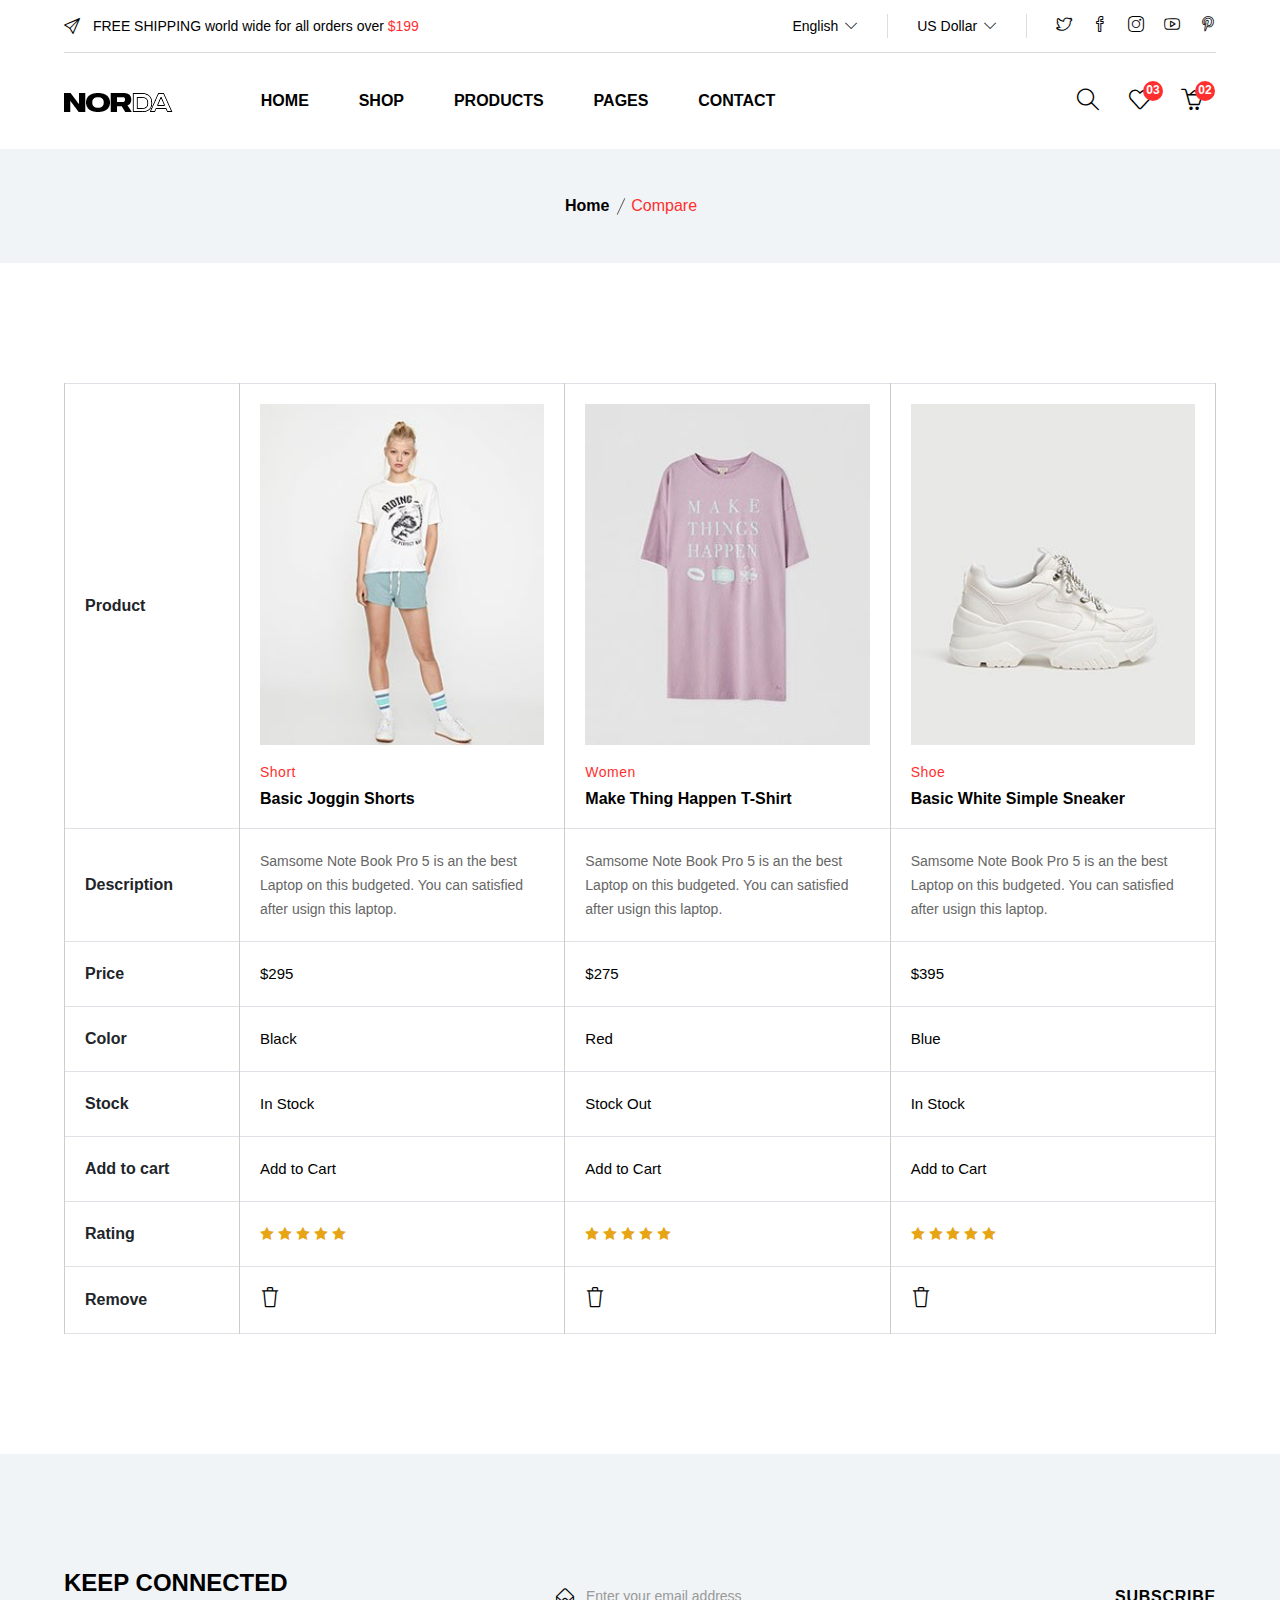
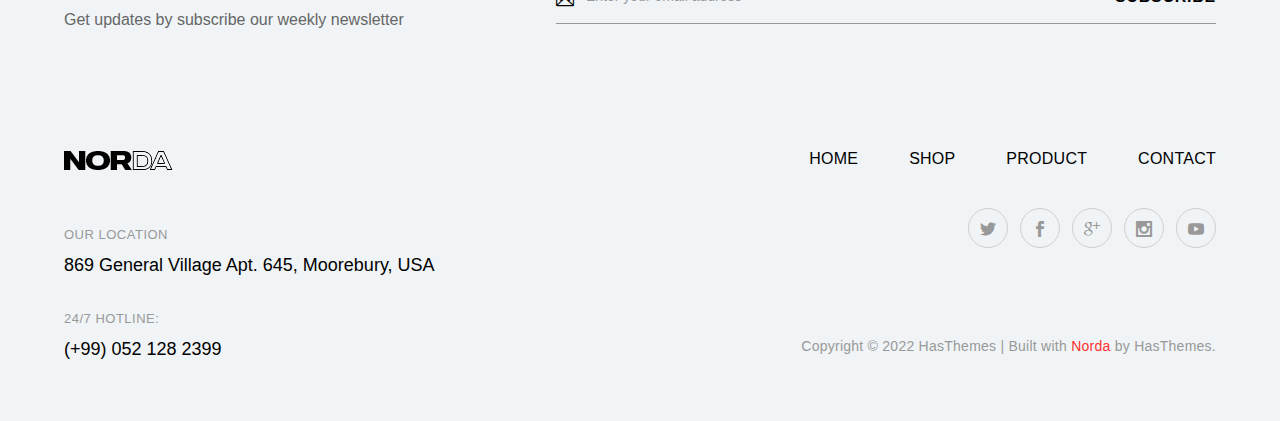
<file: norda/compare.html>
<!doctype html>
<html class="no-js" lang="en">

<head>
    <meta charset="utf-8">
    <meta http-equiv="x-ua-compatible" content="ie=edge">
    <title>Norda - Minimal eCommerce HTML Template</title>
    <meta name="robots" content="noindex, follow" />
    <meta name="description" content="">
    <meta name="viewport" content="width=device-width, initial-scale=1, shrink-to-fit=no">
    <!-- Favicon -->
    <link rel="shortcut icon" type="image/x-icon" href="assets/images/favicon.png">

    <!-- All CSS is here
	============================================ -->

    <link rel="stylesheet" href="assets/css/vendor/bootstrap.min.css">
    <link rel="stylesheet" href="assets/css/vendor/simple-line-icons.css">
    <link rel="stylesheet" href="assets/css/vendor/elegant.css">
    <link rel="stylesheet" href="assets/css/vendor/linear-icon.css">
    <link rel="stylesheet" href="assets/css/plugins/nice-select.css">
    <link rel="stylesheet" href="assets/css/plugins/easyzoom.css">
    <link rel="stylesheet" href="assets/css/plugins/slick.css">
    <link rel="stylesheet" href="assets/css/plugins/animate.css">
    <link rel="stylesheet" href="assets/css/plugins/magnific-popup.css">
    <link rel="stylesheet" href="assets/css/plugins/jquery-ui.css">
    <link rel="stylesheet" href="assets/css/style.css">

</head>

<body>

    <div class="main-wrapper">
        <header class="header-area">
            <div class="container">
                <div class="header-large-device">
                    <div class="header-top header-top-ptb-1 border-bottom-1">
                        <div class="row">
                            <div class="col-xl-4 col-lg-5">
                                <div class="header-offer-wrap">
                                    <p><i class="icon-paper-plane"></i> FREE SHIPPING world wide for all orders over
                                        <span>$199</span>
                                    </p>
                                </div>
                            </div>
                            <div class="col-xl-8 col-lg-7">
                                <div class="header-top-right">
                                    <div class="same-style-wrap">
                                        <div class="same-style same-style-border language-wrap">
                                            <a class="language-dropdown-active" href="#">English <i
                                                    class="icon-arrow-down"></i></a>
                                            <div class="language-dropdown">
                                                <ul>
                                                    <li><a href="#">English</a></li>
                                                    <li><a href="#">French</a></li>
                                                    <li><a href="#">German</a></li>
                                                    <li><a href="#">Spanish</a></li>
                                                </ul>
                                            </div>
                                        </div>
                                        <div class="same-style same-style-border currency-wrap">
                                            <a class="currency-dropdown-active" href="#">US Dollar <i
                                                    class="icon-arrow-down"></i></a>
                                            <div class="currency-dropdown">
                                                <ul>
                                                    <li><a href="#">USD</a></li>
                                                    <li><a href="#">EUR</a></li>
                                                    <li><a href="#">Real</a></li>
                                                    <li><a href="#">BDT</a></li>
                                                </ul>
                                            </div>
                                        </div>
                                    </div>
                                    <div class="social-style-1 social-style-1-mrg">
                                        <a href="#"><i class="icon-social-twitter"></i></a>
                                        <a href="#"><i class="icon-social-facebook"></i></a>
                                        <a href="#"><i class="icon-social-instagram"></i></a>
                                        <a href="#"><i class="icon-social-youtube"></i></a>
                                        <a href="#"><i class="icon-social-pinterest"></i></a>
                                    </div>
                                </div>
                            </div>
                        </div>
                    </div>
                    <div class="header-bottom">
                        <div class="row align-items-center">
                            <div class="col-xl-2 col-lg-2">
                                <div class="logo">
                                    <a href="index.html"><img src="assets/images/logo/logo.png" alt="logo"></a>
                                </div>
                            </div>
                            <div class="col-xl-8 col-lg-7">
                                <div class="main-menu main-menu-padding-1 main-menu-lh-1">
                                    <nav>
                                        <ul>
                                            <li><a href="index.html">HOME </a></li>
                                            <li><a href="shop.html">SHOP </a></li>
                                            <li><a href="product-details-2.html">PRODUCTS </a></li>
                                            <li><a href="#">PAGES </a>
                                                <ul class="sub-menu-style">
                                                    <li><a href="cart.html">cart page</a></li>
                                                    <li><a href="checkout.html">checkout </a></li>
                                                    <li><a href="my-account.html">my account</a></li>
                                                    <li><a href="wishlist.html">wishlist </a></li>
                                                    <li><a href="compare.html">compare </a></li>
                                                    <li><a href="contact.html">contact us </a></li>
                                                </ul>
                                            </li>
                                            <li><a href="contact.html">CONTACT </a></li>
                                        </ul>
                                    </nav>
                                </div>
                            </div>
                            <div class="col-xl-2 col-lg-3">
                                <div class="header-action header-action-flex header-action-mrg-right">
                                    <div class="same-style-2 header-search-1">
                                        <a class="search-toggle" href="#">
                                            <i class="icon-magnifier s-open"></i>
                                            <i class="icon_close s-close"></i>
                                        </a>
                                        <div class="search-wrap-1">
                                            <form action="#">
                                                <input placeholder="Search products…" type="text">
                                                <button class="button-search"><i class="icon-magnifier"></i></button>
                                            </form>
                                        </div>
                                    </div>
                                    <div class="same-style-2">
                                        <a href="wishlist.html"><i class="icon-heart"></i><span
                                                class="pro-count red">03</span></a>
                                    </div>
                                    <div class="same-style-2 header-cart">
                                        <a class="cart-active" href="cart.html">
                                            <i class="icon-basket-loaded"></i><span class="pro-count red">02</span>
                                        </a>
                                    </div>
                                </div>
                            </div>
                        </div>
                    </div>
                </div>
                <div class="header-small-device small-device-ptb-1">
                    <div class="row align-items-center">
                        <div class="col-5">
                            <div class="mobile-logo">
                                <a href="index.html">
                                    <img alt="" src="assets/images/logo/logo.png">
                                </a>
                            </div>
                        </div>
                        <div class="col-7">
                            <div class="header-action header-action-flex">
                                <div class="same-style-2">
                                    <a href="wishlist.html"><i class="icon-heart"></i><span
                                            class="pro-count red">03</span></a>
                                </div>
                                <div class="same-style-2 header-cart">
                                    <a class="cart-active" href="cart.html">
                                        <i class="icon-basket-loaded"></i><span class="pro-count red">02</span>
                                    </a>
                                </div>
                                <div class="same-style-2 main-menu-icon">
                                    <a class="mobile-header-button-active" href="#"><i class="icon-menu"></i> </a>
                                </div>
                            </div>
                        </div>
                    </div>
                </div>
            </div>
        </header>
        <!-- Mobile menu start -->
        <div class="mobile-header-active mobile-header-wrapper-style">
            <div class="clickalbe-sidebar-wrap">
                <a class="sidebar-close"><i class="icon_close"></i></a>
                <div class="mobile-header-content-area">
                    <div class="header-offer-wrap mobile-header-padding-border-4">
                        <p><i class="icon-paper-plane"></i> FREE SHIPPING world wide for all orders over
                            <span>$199</span>
                        </p>
                    </div>
                    <div class="mobile-search mobile-header-padding-border-1">
                        <form class="search-form" action="#">
                            <input type="text" placeholder="Search here…">
                            <button class="button-search"><i class="icon-magnifier"></i></button>
                        </form>
                    </div>
                    <div class="mobile-menu-wrap mobile-header-padding-border-2">
                        <!-- mobile menu start -->
                        <nav>
                            <ul class="mobile-menu">
                                <li class="menu-item-has-children"><a href="index.html">Home</a>
                                    <ul class="dropdown">
                                        <li><a href="index.html">Home version 1 </a></li>
                                </li>
                                <li class="menu-item-has-children "><a href="shop.html">Shop</a></li>
                                <li class="menu-item-has-children "><a href="product-details-2.html">Products</a></li>
                                <li class="menu-item-has-children"><a href="#">Pages</a>
                                    <ul class="dropdown">
                                        <li><a href="cart.html">cart page</a></li>
                                        <li><a href="checkout.html">checkout </a></li>
                                        <li><a href="my-account.html">my account</a></li>
                                        <li><a href="wishlist.html">wishlist </a></li>
                                        <li><a href="compare.html">compare </a></li>
                                        <li><a href="contact.html">contact us </a></li>
                                    </ul>
                                </li>
                                <li><a href="contact.html">Contact us</a></li>
                            </ul>
                        </nav>
                        <!-- mobile menu end -->
                    </div>
                    <div class="mobile-header-info-wrap mobile-header-padding-border-3">
                        <div class="single-mobile-header-info">
                            <a class="mobile-language-active" href="#">Language <span><i
                                        class="icon-arrow-down"></i></span></a>
                            <div class="lang-curr-dropdown lang-dropdown-active">
                                <ul>
                                    <li><a href="#">English</a></li>
                                    <li><a href="#">French</a></li>
                                    <li><a href="#">German</a></li>
                                    <li><a href="#">Spanish</a></li>
                                </ul>
                            </div>
                        </div>
                        <div class="single-mobile-header-info">
                            <a class="mobile-currency-active" href="#">Currency <span><i
                                        class="icon-arrow-down"></i></span></a>
                            <div class="lang-curr-dropdown curr-dropdown-active">
                                <ul>
                                    <li><a href="#">USD</a></li>
                                    <li><a href="#">EUR</a></li>
                                    <li><a href="#">Real</a></li>
                                    <li><a href="#">BDT</a></li>
                                </ul>
                            </div>
                        </div>
                    </div>
                    <div class="mobile-contact-info mobile-header-padding-border-4">
                        <ul>
                            <li><i class="icon-phone "></i> (+612) 2531 5600</li>
                            <li><i class="icon-envelope-open "></i> norda@domain.com</li>
                            <li><i class="icon-home"></i> PO Box 1622 Colins Street West Australia</li>
                        </ul>
                    </div>
                    <div class="mobile-social-icon">
                        <a class="facebook" href="#"><i class="icon-social-facebook"></i></a>
                        <a class="twitter" href="#"><i class="icon-social-twitter"></i></a>
                        <a class="pinterest" href="#"><i class="icon-social-pinterest"></i></a>
                        <a class="instagram" href="#"><i class="icon-social-instagram"></i></a>
                    </div>
                </div>
            </div>
        </div>
        <!-- mini cart start -->
        <div class="sidebar-cart-active">
            <div class="sidebar-cart-all">
                <a class="cart-close" href="#"><i class="icon_close"></i></a>
                <div class="cart-content">
                    <h3>Shopping Cart</h3>
                    <ul>
                        <li class="single-product-cart">
                            <div class="cart-img">
                                <a href="#"><img src="assets/images/cart/cart-1.jpg" alt=""></a>
                            </div>
                            <div class="cart-title">
                                <h4><a href="#">Simple Black T-Shirt</a></h4>
                                <span> 1 × $49.00 </span>
                            </div>
                            <div class="cart-delete">
                                <a href="#">×</a>
                            </div>
                        </li>
                        <li class="single-product-cart">
                            <div class="cart-img">
                                <a href="#"><img src="assets/images/cart/cart-2.jpg" alt=""></a>
                            </div>
                            <div class="cart-title">
                                <h4><a href="#">Norda Backpack</a></h4>
                                <span> 1 × $49.00 </span>
                            </div>
                            <div class="cart-delete">
                                <a href="#">×</a>
                            </div>
                        </li>
                    </ul>
                    <div class="cart-total">
                        <h4>Subtotal: <span>$170.00</span></h4>
                    </div>
                    <div class="cart-checkout-btn">
                        <a class="btn-hover cart-btn-style" href="cart.html">view cart</a>
                        <a class="no-mrg btn-hover cart-btn-style" href="checkout.html">checkout</a>
                    </div>
                </div>
            </div>
        </div>
        <div class="breadcrumb-area bg-gray">
            <div class="container">
                <div class="breadcrumb-content text-center">
                    <ul>
                        <li>
                            <a href="index.html">Home</a>
                        </li>
                        <li class="active">Compare </li>
                    </ul>
                </div>
            </div>
        </div>
        <div class="compare-page-wrapper pt-120 pb-120">
            <div class="container">
                <div class="row">
                    <div class="col-lg-12">
                        <!-- Compare Page Content Start -->
                        <div class="compare-page-content-wrap">
                            <div class="compare-table table-responsive">
                                <table class="table table-bordered mb-0">
                                    <tbody>
                                        <tr>
                                            <td class="first-column">Product</td>
                                            <td class="product-image-title">
                                                <a href="product-details-2.html" class="image">
                                                    <img class="img-fluid" src="assets/images/product/product-13.jpg"
                                                        alt="Compare Product">
                                                </a>
                                                <a href="#" class="category">Short</a>
                                                <a href="product-details-2.html" class="title">Basic Joggin Shorts</a>
                                            </td>
                                            <td class="product-image-title">
                                                <a href="product-details-2.html" class="image">
                                                    <img class="img-fluid" src="assets/images/product/product-14.jpg"
                                                        alt="Compare Product">
                                                </a>
                                                <a href="#" class="category">Women </a>
                                                <a href="product-details-2.html" class="title">Make Thing Happen
                                                    T-Shirt</a>
                                            </td>
                                            <td class="product-image-title">
                                                <a href="product-details-2.html" class="image">
                                                    <img class="img-fluid" src="assets/images/product/product-15.jpg"
                                                        alt="Compare Product">
                                                </a>
                                                <a href="#" class="category">Shoe</a>
                                                <a href="product-details-2.html" class="title">Basic White Simple
                                                    Sneaker</a>
                                            </td>
                                        </tr>
                                        <tr>
                                            <td class="first-column">Description</td>
                                            <td class="pro-desc">
                                                <p>Samsome Note Book Pro 5 is an the best Laptop on this budgeted. You
                                                    can satisfied
                                                    after usign this laptop. </p>
                                            </td>
                                            <td class="pro-desc">
                                                <p>Samsome Note Book Pro 5 is an the best Laptop on this budgeted. You
                                                    can satisfied
                                                    after usign this laptop. </p>
                                            </td>
                                            <td class="pro-desc">
                                                <p>Samsome Note Book Pro 5 is an the best Laptop on this budgeted. You
                                                    can satisfied
                                                    after usign this laptop. </p>
                                            </td>
                                        </tr>
                                        <tr>
                                            <td class="first-column">Price</td>
                                            <td class="pro-price">$295</td>
                                            <td class="pro-price">$275</td>
                                            <td class="pro-price">$395</td>
                                        </tr>
                                        <tr>
                                            <td class="first-column">Color</td>
                                            <td class="pro-color">Black</td>
                                            <td class="pro-color">Red</td>
                                            <td class="pro-color">Blue</td>
                                        </tr>
                                        <tr>
                                            <td class="first-column">Stock</td>
                                            <td class="pro-stock">In Stock</td>
                                            <td class="pro-stock">Stock Out</td>
                                            <td class="pro-stock">In Stock</td>
                                        </tr>
                                        <tr>
                                            <td class="first-column">Add to cart</td>
                                            <td><a href="cart.html" class="check-btn">Add to Cart</a></td>
                                            <td><a href="cart.html" class="check-btn disabled">Add to Cart</a></td>
                                            <td><a href="cart.html" class="check-btn">Add to Cart</a></td>
                                        </tr>
                                        <tr>
                                            <td class="first-column">Rating</td>
                                            <td class="pro-ratting">
                                                <i class="icon_star"></i>
                                                <i class="icon_star"></i>
                                                <i class="icon_star"></i>
                                                <i class="icon_star"></i>
                                                <i class="icon_star"></i>
                                            </td>
                                            <td class="pro-ratting">
                                                <i class="icon_star"></i>
                                                <i class="icon_star"></i>
                                                <i class="icon_star"></i>
                                                <i class="icon_star"></i>
                                                <i class="icon_star"></i>
                                            </td>
                                            <td class="pro-ratting">
                                                <i class="icon_star"></i>
                                                <i class="icon_star"></i>
                                                <i class="icon_star"></i>
                                                <i class="icon_star"></i>
                                                <i class="icon_star"></i>
                                            </td>
                                        </tr>
                                        <tr>
                                            <td class="first-column">Remove</td>
                                            <td class="pro-remove">
                                                <button><i class="icon-trash"></i></button>
                                            </td>
                                            <td class="pro-remove">
                                                <button><i class="icon-trash"></i></button>
                                            </td>
                                            <td class="pro-remove">
                                                <button><i class="icon-trash"></i></button>
                                            </td>
                                        </tr>
                                    </tbody>
                                </table>
                            </div>
                        </div>
                        <!-- Compare Page Content End -->
                    </div>
                </div>
            </div>
        </div>
        <div class="subscribe-area bg-gray pt-115 pb-115">
            <div class="container">
                <div class="row">
                    <div class="col-lg-5 col-md-5">
                        <div class="section-title">
                            <h2>keep connected</h2>
                            <p>Get updates by subscribe our weekly newsletter</p>
                        </div>
                    </div>
                    <div class="col-lg-7 col-md-7">
                        <div id="mc_embed_signup" class="subscribe-form">
                            <form id="mc-embedded-subscribe-form" class="validate subscribe-form-style" novalidate=""
                                target="_blank" name="mc-embedded-subscribe-form" method="post"
                                action="https://devitems.us11.list-manage.com/subscribe/post?u=6bbb9b6f5827bd842d9640c82&amp;id=05d85f18ef">
                                <div id="mc_embed_signup_scroll" class="mc-form">
                                    <input class="email" type="email" required="" placeholder="Enter your email address"
                                        name="EMAIL" value="">
                                    <div class="mc-news" aria-hidden="true">
                                        <input type="text" value="" tabindex="-1"
                                            name="b_6bbb9b6f5827bd842d9640c82_05d85f18ef">
                                    </div>
                                    <div class="clear">
                                        <input id="mc-embedded-subscribe" class="button" type="submit" name="subscribe"
                                            value="Subscribe">
                                    </div>
                                </div>
                            </form>
                        </div>
                    </div>
                </div>
            </div>
        </div>
        <footer class="footer-area bg-gray pb-30">
            <div class="container">
                <div class="row">
                    <div class="col-lg-6 col-md-6">
                        <div class="contact-info-wrap">
                            <div class="footer-logo">
                                <a href="#"><img src="assets/images/logo/logo.png" alt="logo"></a>
                            </div>
                            <div class="single-contact-info">
                                <span>Our Location</span>
                                <p>869 General Village Apt. 645, Moorebury, USA</p>
                            </div>
                            <div class="single-contact-info">
                                <span>24/7 hotline:</span>
                                <p>(+99) 052 128 2399</p>
                            </div>
                        </div>
                    </div>
                    <div class="col-lg-6 col-md-6">
                        <div class="footer-right-wrap">
                            <div class="footer-menu">
                                <nav>
                                    <ul>
                                        <li><a href="index.html">home</a></li>
                                        <li><a href="shop.html">Shop</a></li>
                                        <li><a href="shop.html">Product </a></li>
                                        <li><a href="contact.html">Contact</a></li>
                                    </ul>
                                </nav>
                            </div>
                            <div class="social-style-2 social-style-2-mrg">
                                <a href="#"><i class="social_twitter"></i></a>
                                <a href="#"><i class="social_facebook"></i></a>
                                <a href="#"><i class="social_googleplus"></i></a>
                                <a href="#"><i class="social_instagram"></i></a>
                                <a href="#"><i class="social_youtube"></i></a>
                            </div>
                            <div class="copyright">
                                <p>Copyright © 2022 HasThemes | <a href="https://hasthemes.com/">Built with
                                        <span>Norda</span> by HasThemes</a>.</p>
                            </div>
                        </div>
                    </div>
                </div>
            </div>
        </footer>
    </div>

    <!-- All JS is here
============================================ -->

</body>

</html>
</file>
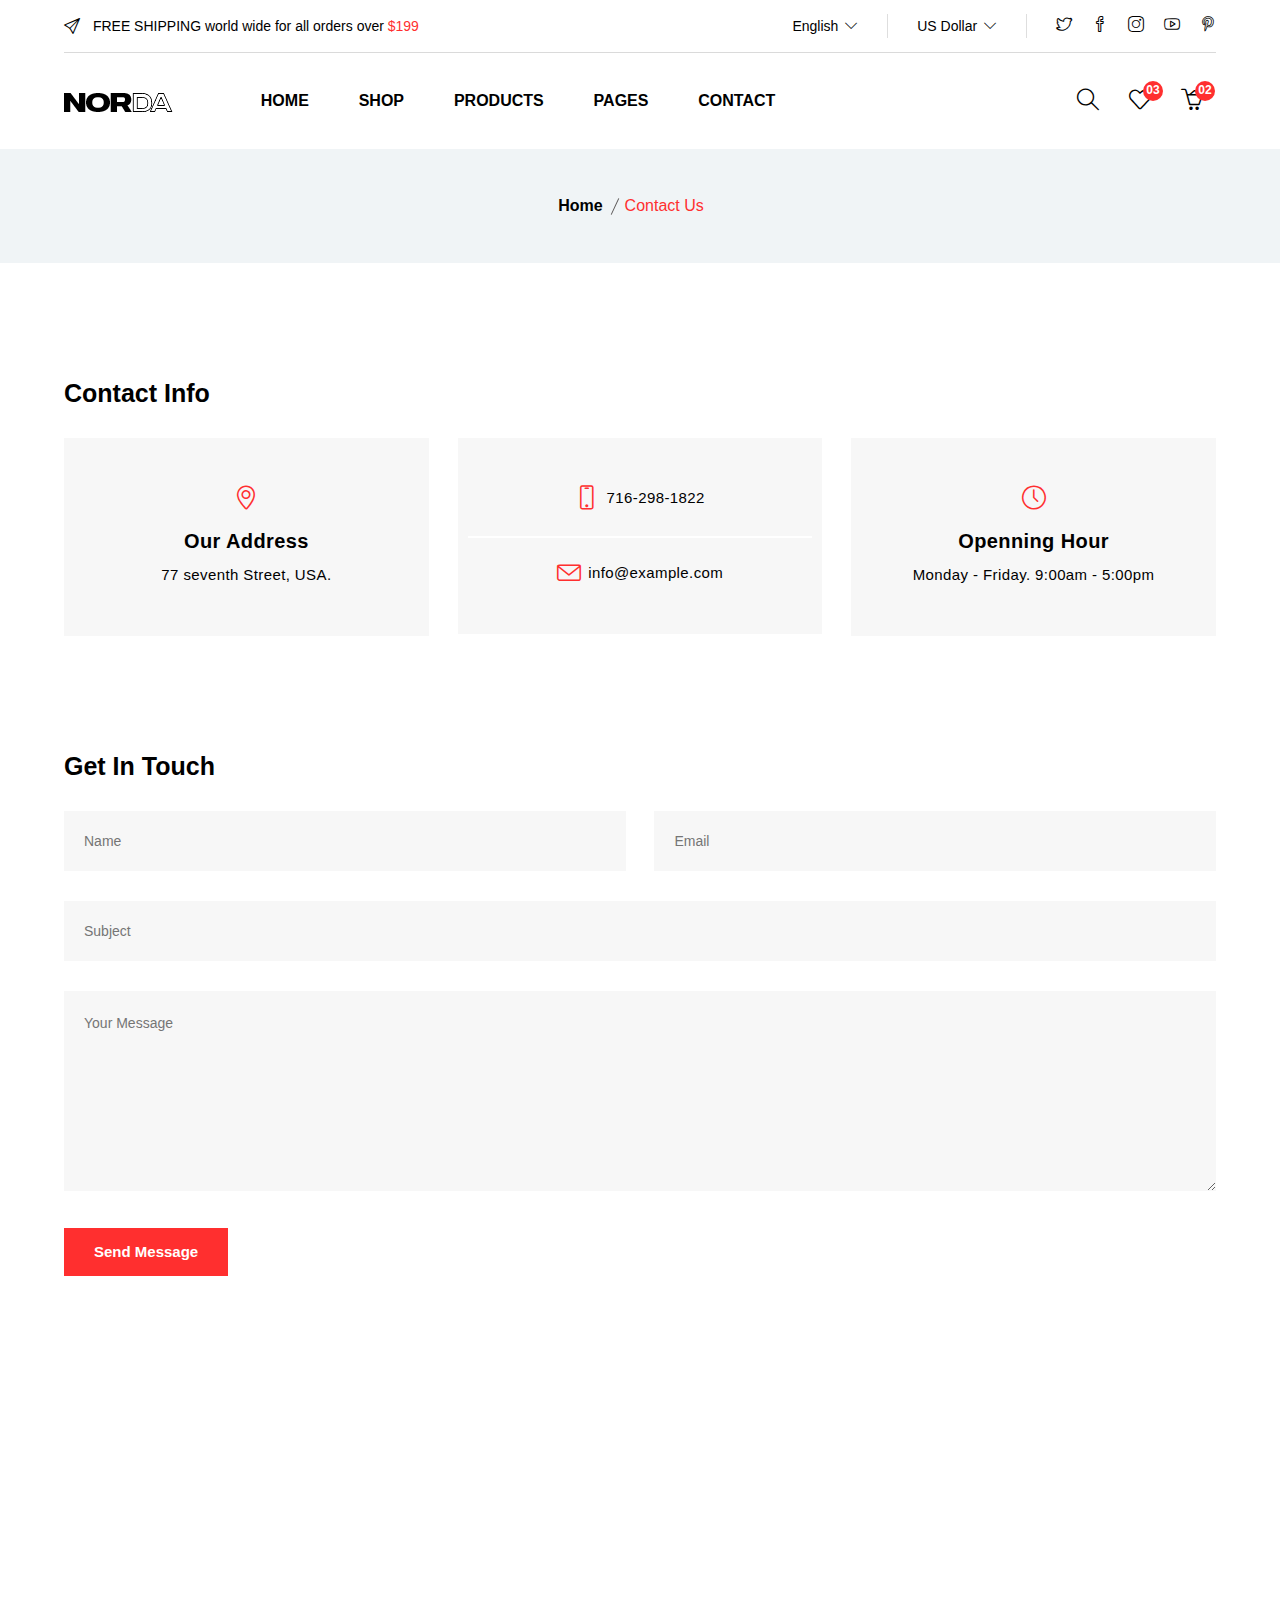
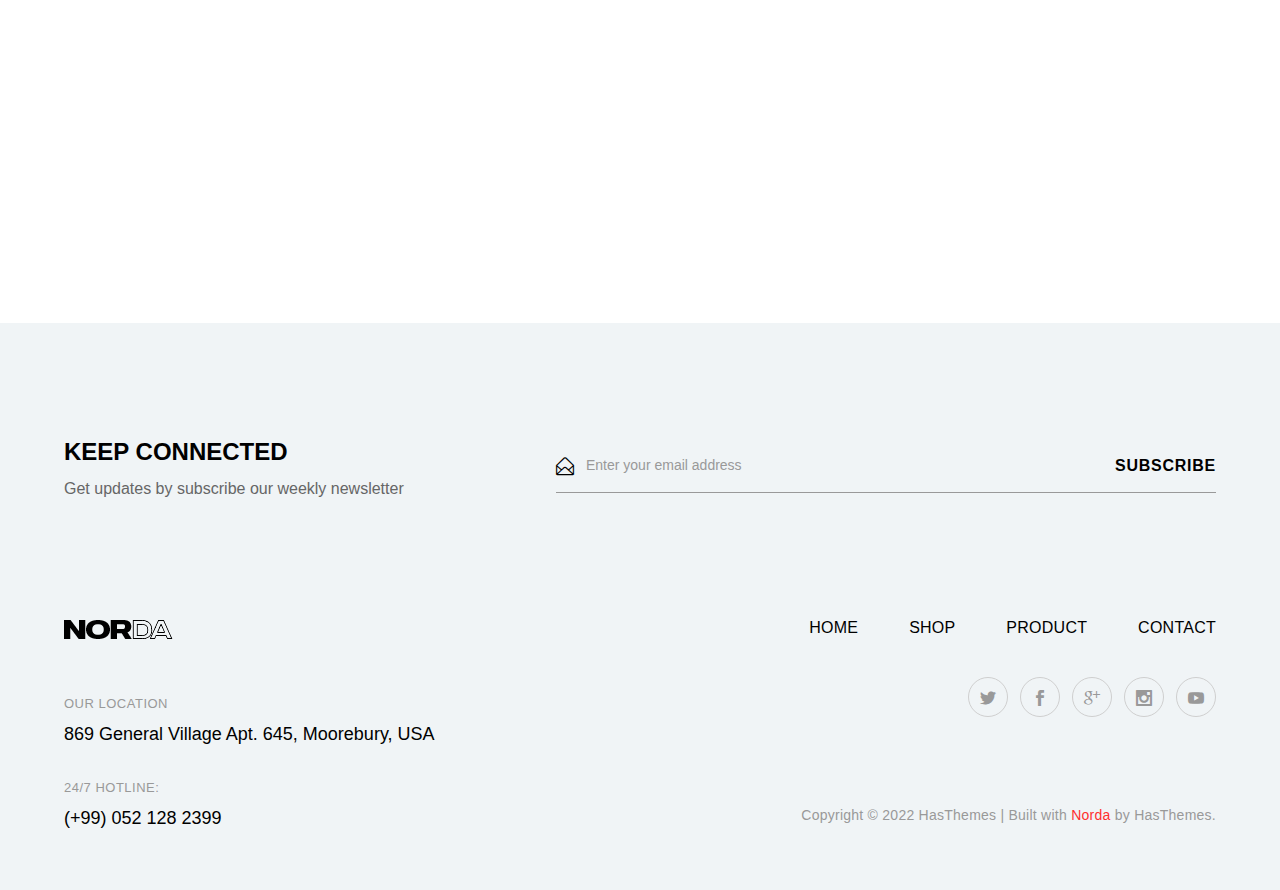
<file: norda/contact.html>
<!DOCTYPE html>
<html class="no-js" lang="en">

<head>
  <meta charset="utf-8" />
  <meta http-equiv="x-ua-compatible" content="ie=edge" />
  <title>Norda - Minimal eCommerce HTML Template</title>
  <meta name="robots" content="noindex, follow" />
  <meta name="description" content="" />
  <meta name="viewport" content="width=device-width, initial-scale=1, shrink-to-fit=no" />
  <!-- Favicon -->
  <link rel="shortcut icon" type="image/x-icon" href="assets/images/favicon.png" />

  <!-- All CSS is here
	============================================ -->

  <link rel="stylesheet" href="assets/css/vendor/bootstrap.min.css" />
  <link rel="stylesheet" href="assets/css/vendor/simple-line-icons.css" />
  <link rel="stylesheet" href="assets/css/vendor/elegant.css" />
  <link rel="stylesheet" href="assets/css/vendor/linear-icon.css" />
  <link rel="stylesheet" href="assets/css/plugins/nice-select.css" />
  <link rel="stylesheet" href="assets/css/plugins/easyzoom.css" />
  <link rel="stylesheet" href="assets/css/plugins/slick.css" />
  <link rel="stylesheet" href="assets/css/plugins/animate.css" />
  <link rel="stylesheet" href="assets/css/plugins/magnific-popup.css" />
  <link rel="stylesheet" href="assets/css/plugins/jquery-ui.css" />
  <link rel="stylesheet" href="assets/css/style.css" />
</head>

<body>
  <div class="main-wrapper">
    <header class="header-area">
      <div class="container">
        <div class="header-large-device">
          <div class="header-top header-top-ptb-1 border-bottom-1">
            <div class="row">
              <div class="col-xl-4 col-lg-5">
                <div class="header-offer-wrap">
                  <p><i class="icon-paper-plane"></i> FREE SHIPPING world wide for all orders over
                    <span>$199</span>
                  </p>
                </div>
              </div>
              <div class="col-xl-8 col-lg-7">
                <div class="header-top-right">
                  <div class="same-style-wrap">
                    <div class="same-style same-style-border language-wrap">
                      <a class="language-dropdown-active" href="#">English <i class="icon-arrow-down"></i></a>
                      <div class="language-dropdown">
                        <ul>
                          <li><a href="#">English</a></li>
                          <li><a href="#">French</a></li>
                          <li><a href="#">German</a></li>
                          <li><a href="#">Spanish</a></li>
                        </ul>
                      </div>
                    </div>
                    <div class="same-style same-style-border currency-wrap">
                      <a class="currency-dropdown-active" href="#">US Dollar <i class="icon-arrow-down"></i></a>
                      <div class="currency-dropdown">
                        <ul>
                          <li><a href="#">USD</a></li>
                          <li><a href="#">EUR</a></li>
                          <li><a href="#">Real</a></li>
                          <li><a href="#">BDT</a></li>
                        </ul>
                      </div>
                    </div>
                  </div>
                  <div class="social-style-1 social-style-1-mrg">
                    <a href="#"><i class="icon-social-twitter"></i></a>
                    <a href="#"><i class="icon-social-facebook"></i></a>
                    <a href="#"><i class="icon-social-instagram"></i></a>
                    <a href="#"><i class="icon-social-youtube"></i></a>
                    <a href="#"><i class="icon-social-pinterest"></i></a>
                  </div>
                </div>
              </div>
            </div>
          </div>
          <div class="header-bottom">
            <div class="row align-items-center">
              <div class="col-xl-2 col-lg-2">
                <div class="logo">
                  <a href="index.html"><img src="assets/images/logo/logo.png" alt="logo"></a>
                </div>
              </div>
              <div class="col-xl-8 col-lg-7">
                <div class="main-menu main-menu-padding-1 main-menu-lh-1">
                  <nav>
                    <ul>
                      <li><a href="index.html">HOME </a></li>
                      <li><a href="shop.html">SHOP </a></li>
                      <li><a href="product-details-2.html">PRODUCTS </a></li>
                      <li><a href="#">PAGES </a>
                        <ul class="sub-menu-style">
                          <li><a href="cart.html">cart page</a></li>
                          <li><a href="checkout.html">checkout </a></li>
                          <li><a href="my-account.html">my account</a></li>
                          <li><a href="wishlist.html">wishlist </a></li>
                          <li><a href="compare.html">compare </a></li>
                          <li><a href="contact.html">contact us </a></li>
                        </ul>
                      </li>
                      <li><a href="contact.html">CONTACT </a></li>
                    </ul>
                  </nav>
                </div>
              </div>
              <div class="col-xl-2 col-lg-3">
                <div class="header-action header-action-flex header-action-mrg-right">
                  <div class="same-style-2 header-search-1">
                    <a class="search-toggle" href="#">
                      <i class="icon-magnifier s-open"></i>
                      <i class="icon_close s-close"></i>
                    </a>
                    <div class="search-wrap-1">
                      <form action="#">
                        <input placeholder="Search products…" type="text">
                        <button class="button-search"><i class="icon-magnifier"></i></button>
                      </form>
                    </div>
                  </div>
                  <div class="same-style-2">
                    <a href="wishlist.html"><i class="icon-heart"></i><span class="pro-count red">03</span></a>
                  </div>
                  <div class="same-style-2 header-cart">
                    <a class="cart-active" href="cart.html">
                      <i class="icon-basket-loaded"></i><span class="pro-count red">02</span>
                    </a>
                  </div>
                </div>
              </div>
            </div>
          </div>
        </div>
        <div class="header-small-device small-device-ptb-1">
          <div class="row align-items-center">
            <div class="col-5">
              <div class="mobile-logo">
                <a href="index.html">
                  <img alt="" src="assets/images/logo/logo.png">
                </a>
              </div>
            </div>
            <div class="col-7">
              <div class="header-action header-action-flex">
                <div class="same-style-2">
                  <a href="wishlist.html"><i class="icon-heart"></i><span class="pro-count red">03</span></a>
                </div>
                <div class="same-style-2 header-cart">
                  <a class="cart-active" href="cart.html">
                    <i class="icon-basket-loaded"></i><span class="pro-count red">02</span>
                  </a>
                </div>
                <div class="same-style-2 main-menu-icon">
                  <a class="mobile-header-button-active" href="#"><i class="icon-menu"></i> </a>
                </div>
              </div>
            </div>
          </div>
        </div>
      </div>
    </header>
    <!-- Mobile menu start -->
    <div class="mobile-header-active mobile-header-wrapper-style">
      <div class="clickalbe-sidebar-wrap">
        <a class="sidebar-close"><i class="icon_close"></i></a>
        <div class="mobile-header-content-area">
          <div class="header-offer-wrap mobile-header-padding-border-4">
            <p><i class="icon-paper-plane"></i> FREE SHIPPING world wide for all orders over
              <span>$199</span>
            </p>
          </div>
          <div class="mobile-search mobile-header-padding-border-1">
            <form class="search-form" action="#">
              <input type="text" placeholder="Search here…">
              <button class="button-search"><i class="icon-magnifier"></i></button>
            </form>
          </div>
          <div class="mobile-menu-wrap mobile-header-padding-border-2">
            <!-- mobile menu start -->
            <nav>
              <ul class="mobile-menu">
                <li class="menu-item-has-children"><a href="index.html">Home</a></li>
                <li class="menu-item-has-children "><a href="shop.html">Shop</a></li>
                <li class="menu-item-has-children "><a href="product-details-2.html">Products</a></li>
                <li class="menu-item-has-children"><a href="#">Pages</a>
                  <ul class="dropdown">
                    <li><a href="cart.html">cart page</a></li>
                    <li><a href="checkout.html">checkout </a></li>
                    <li><a href="my-account.html">my account</a></li>
                    <li><a href="wishlist.html">wishlist </a></li>
                    <li><a href="compare.html">compare </a></li>
                    <li><a href="contact.html">contact us </a></li>
                  </ul>
                </li>
                <li><a href="contact.html">Contact us</a></li>
              </ul>
            </nav>
            <!-- mobile menu end -->
          </div>
          <div class="mobile-header-info-wrap mobile-header-padding-border-3">
            <div class="single-mobile-header-info">
              <a class="mobile-language-active" href="#">Language <span><i class="icon-arrow-down"></i></span></a>
              <div class="lang-curr-dropdown lang-dropdown-active">
                <ul>
                  <li><a href="#">English</a></li>
                  <li><a href="#">French</a></li>
                  <li><a href="#">German</a></li>
                  <li><a href="#">Spanish</a></li>
                </ul>
              </div>
            </div>
            <div class="single-mobile-header-info">
              <a class="mobile-currency-active" href="#">Currency <span><i class="icon-arrow-down"></i></span></a>
              <div class="lang-curr-dropdown curr-dropdown-active">
                <ul>
                  <li><a href="#">USD</a></li>
                  <li><a href="#">EUR</a></li>
                  <li><a href="#">Real</a></li>
                  <li><a href="#">BDT</a></li>
                </ul>
              </div>
            </div>
          </div>
          <div class="mobile-contact-info mobile-header-padding-border-4">
            <ul>
              <li><i class="icon-phone "></i> (+612) 2531 5600</li>
              <li><i class="icon-envelope-open "></i> norda@domain.com</li>
              <li><i class="icon-home"></i> PO Box 1622 Colins Street West Australia</li>
            </ul>
          </div>
          <div class="mobile-social-icon">
            <a class="facebook" href="#"><i class="icon-social-facebook"></i></a>
            <a class="twitter" href="#"><i class="icon-social-twitter"></i></a>
            <a class="pinterest" href="#"><i class="icon-social-pinterest"></i></a>
            <a class="instagram" href="#"><i class="icon-social-instagram"></i></a>
          </div>
        </div>
      </div>
    </div>
    <!-- mini cart start -->
    <div class="sidebar-cart-active">
      <div class="sidebar-cart-all">
        <a class="cart-close" href="#"><i class="icon_close"></i></a>
        <div class="cart-content">
          <h3>Shopping Cart</h3>
          <ul>
            <li class="single-product-cart">
              <div class="cart-img">
                <a href="#"><img src="assets/images/cart/cart-1.jpg" alt=""></a>
              </div>
              <div class="cart-title">
                <h4><a href="#">Simple Black T-Shirt</a></h4>
                <span> 1 × $49.00 </span>
              </div>
              <div class="cart-delete">
                <a href="#">×</a>
              </div>
            </li>
            <li class="single-product-cart">
              <div class="cart-img">
                <a href="#"><img src="assets/images/cart/cart-2.jpg" alt=""></a>
              </div>
              <div class="cart-title">
                <h4><a href="#">Norda Backpack</a></h4>
                <span> 1 × $49.00 </span>
              </div>
              <div class="cart-delete">
                <a href="#">×</a>
              </div>
            </li>
          </ul>
          <div class="cart-total">
            <h4>Subtotal: <span>$170.00</span></h4>
          </div>
          <div class="cart-checkout-btn">
            <a class="btn-hover cart-btn-style" href="cart.html">view cart</a>
            <a class="no-mrg btn-hover cart-btn-style" href="checkout.html">checkout</a>
          </div>
        </div>
      </div>
    </div>
    <div class="breadcrumb-area bg-gray">
      <div class="container">
        <div class="breadcrumb-content text-center">
          <ul>
            <li>
              <a href="index.html">Home</a>
            </li>
            <li class="active">Contact us </li>
          </ul>
        </div>
      </div>
    </div>
    <div class="contact-area pt-115 pb-120">
      <div class="container">
        <div class="contact-info-wrap-3 pb-85">
          <h3>contact info</h3>
          <div class="row">
            <div class="col-lg-4 col-md-4">
              <div class="single-contact-info-3 text-center mb-30">
                <i class="icon-location-pin "></i>
                <h4>our address</h4>
                <p>77 seventh Street, USA. </p>
              </div>
            </div>
            <div class="col-lg-4 col-md-4">
              <div class="single-contact-info-3 extra-contact-info text-center mb-30">
                <ul>
                  <li><i class="icon-screen-smartphone"></i> 716-298-1822 </li>
                  <li><i class="icon-envelope "></i> <a href="#"> info@example.com</a></li>
                </ul>
              </div>
            </div>
            <div class="col-lg-4 col-md-4">
              <div class="single-contact-info-3 text-center mb-30">
                <i class="icon-clock "></i>
                <h4>openning hour</h4>
                <p>Monday - Friday. 9:00am - 5:00pm </p>
              </div>
            </div>
          </div>
        </div>
        <div class="get-in-touch-wrap">
          <h3>Get In Touch</h3>
          <div class="contact-from contact-shadow">
            <form id="contact-form" action="https://htmldemo.net/norda/norda/assets/mail-php/mail.php" method="post">
              <div class="row">
                <div class="col-lg-6 col-md-6">
                  <input name="name" type="text" placeholder="Name">
                </div>
                <div class="col-lg-6 col-md-6">
                  <input name="email" type="email" placeholder="Email">
                </div>
                <div class="col-lg-12 col-md-12">
                  <input name="subject" type="text" placeholder="Subject">
                </div>
                <div class="col-lg-12 col-md-12">
                  <textarea name="message" placeholder="Your Message"></textarea>
                </div>
                <div class="col-lg-12 col-md-12">
                  <button class="submit" type="submit">Send Message</button>
                </div>
              </div>
            </form>
            <p class="form-messege"></p>
          </div>
        </div>
        <div class="contact-map pt-120">
          <iframe class="map-size"
            src="https://www.google.com/maps/embed?pb=!1m18!1m12!1m3!1d3151.693667617067!2d144.946279515845!3d-37.82064364221098!2m3!1f0!2f0!3f0!3m2!1i1024!2i768!4f13.1!3m3!1m2!1s0x6ad65d4cee0cec83%3A0xd019c5f69915a4a0!2sCollins%20St%2C%20West%20Melbourne%20VIC%203003%2C%20Australia!5e0!3m2!1sen!2sbd!4v1607512676761!5m2!1sen!2sbd">
          </iframe>
        </div>
      </div>
    </div>
    <div class="subscribe-area bg-gray pt-115 pb-115">
      <div class="container">
        <div class="row">
          <div class="col-lg-5 col-md-5">
            <div class="section-title">
              <h2>keep connected</h2>
              <p>Get updates by subscribe our weekly newsletter</p>
            </div>
          </div>
          <div class="col-lg-7 col-md-7">
            <div id="mc_embed_signup" class="subscribe-form">
              <form id="mc-embedded-subscribe-form" class="validate subscribe-form-style" novalidate="" target="_blank"
                name="mc-embedded-subscribe-form" method="post"
                action="https://devitems.us11.list-manage.com/subscribe/post?u=6bbb9b6f5827bd842d9640c82&amp;id=05d85f18ef">
                <div id="mc_embed_signup_scroll" class="mc-form">
                  <input class="email" type="email" required="" placeholder="Enter your email address" name="EMAIL"
                    value="">
                  <div class="mc-news" aria-hidden="true">
                    <input type="text" value="" tabindex="-1" name="b_6bbb9b6f5827bd842d9640c82_05d85f18ef">
                  </div>
                  <div class="clear">
                    <input id="mc-embedded-subscribe" class="button" type="submit" name="subscribe" value="Subscribe">
                  </div>
                </div>
              </form>
            </div>
          </div>
        </div>
      </div>
    </div>
    <footer class="footer-area bg-gray pb-30">
      <div class="container">
        <div class="row">
          <div class="col-lg-6 col-md-6">
            <div class="contact-info-wrap">
              <div class="footer-logo">
                <a href="#"><img src="assets/images/logo/logo.png" alt="logo"></a>
              </div>
              <div class="single-contact-info">
                <span>Our Location</span>
                <p>869 General Village Apt. 645, Moorebury, USA</p>
              </div>
              <div class="single-contact-info">
                <span>24/7 hotline:</span>
                <p>(+99) 052 128 2399</p>
              </div>
            </div>
          </div>
          <div class="col-lg-6 col-md-6">
            <div class="footer-right-wrap">
              <div class="footer-menu">
                <nav>
                  <ul>
                    <li><a href="index.html">home</a></li>
                    <li><a href="shop.html">Shop</a></li>
                    <li><a href="shop.html">Product </a></li>
                    <li><a href="contact.html">Contact</a></li>
                  </ul>
                </nav>
              </div>
              <div class="social-style-2 social-style-2-mrg">
                <a href="#"><i class="social_twitter"></i></a>
                <a href="#"><i class="social_facebook"></i></a>
                <a href="#"><i class="social_googleplus"></i></a>
                <a href="#"><i class="social_instagram"></i></a>
                <a href="#"><i class="social_youtube"></i></a>
              </div>
              <div class="copyright">
                <p>Copyright © 2022 HasThemes | <a href="https://hasthemes.com/">Built with
                    <span>Norda</span> by HasThemes</a>.</p>
              </div>
            </div>
          </div>
        </div>
      </div>
    </footer>
  </div>

  <!-- All JS is here
============================================ -->
</body>

</html>
</file>
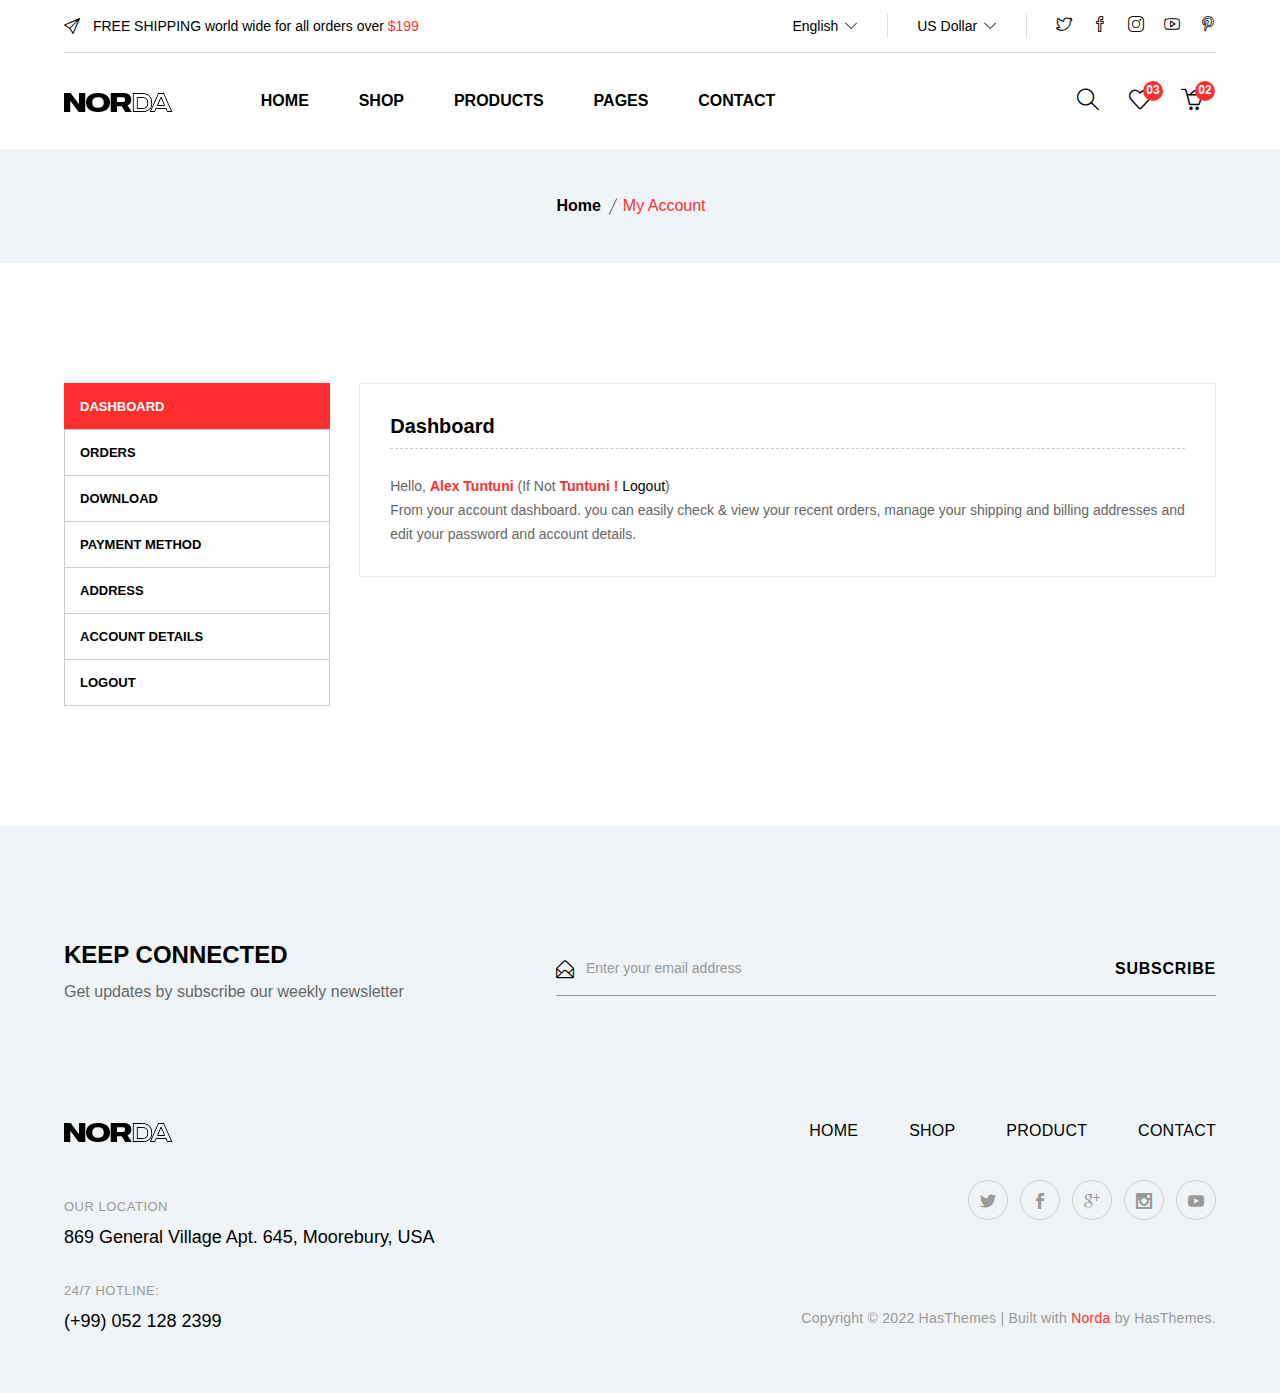
<file: norda/my-account.html>
<!doctype html>
<html class="no-js" lang="en">

<head>
    <meta charset="utf-8">
    <meta http-equiv="x-ua-compatible" content="ie=edge">
    <title>Norda - Minimal eCommerce HTML Template</title>
    <meta name="robots" content="noindex, follow" />
    <meta name="description" content="">
    <meta name="viewport" content="width=device-width, initial-scale=1, shrink-to-fit=no">
    <!-- Favicon -->
    <link rel="shortcut icon" type="image/x-icon" href="assets/images/favicon.png">

    <!-- All CSS is here
	============================================ -->

    <link rel="stylesheet" href="assets/css/vendor/bootstrap.min.css">
    <link rel="stylesheet" href="assets/css/vendor/simple-line-icons.css">
    <link rel="stylesheet" href="assets/css/vendor/elegant.css">
    <link rel="stylesheet" href="assets/css/vendor/linear-icon.css">
    <link rel="stylesheet" href="assets/css/plugins/nice-select.css">
    <link rel="stylesheet" href="assets/css/plugins/easyzoom.css">
    <link rel="stylesheet" href="assets/css/plugins/slick.css">
    <link rel="stylesheet" href="assets/css/plugins/animate.css">
    <link rel="stylesheet" href="assets/css/plugins/magnific-popup.css">
    <link rel="stylesheet" href="assets/css/plugins/jquery-ui.css">
    <link rel="stylesheet" href="assets/css/style.css">

</head>

<body>

    <div class="main-wrapper">
        <header class="header-area">
            <div class="container">
                <div class="header-large-device">
                    <div class="header-top header-top-ptb-1 border-bottom-1">
                        <div class="row">
                            <div class="col-xl-4 col-lg-5">
                                <div class="header-offer-wrap">
                                    <p><i class="icon-paper-plane"></i> FREE SHIPPING world wide for all orders over
                                        <span>$199</span>
                                    </p>
                                </div>
                            </div>
                            <div class="col-xl-8 col-lg-7">
                                <div class="header-top-right">
                                    <div class="same-style-wrap">
                                        <div class="same-style same-style-border language-wrap">
                                            <a class="language-dropdown-active" href="#">English <i
                                                    class="icon-arrow-down"></i></a>
                                            <div class="language-dropdown">
                                                <ul>
                                                    <li><a href="#">English</a></li>
                                                    <li><a href="#">French</a></li>
                                                    <li><a href="#">German</a></li>
                                                    <li><a href="#">Spanish</a></li>
                                                </ul>
                                            </div>
                                        </div>
                                        <div class="same-style same-style-border currency-wrap">
                                            <a class="currency-dropdown-active" href="#">US Dollar <i
                                                    class="icon-arrow-down"></i></a>
                                            <div class="currency-dropdown">
                                                <ul>
                                                    <li><a href="#">USD</a></li>
                                                    <li><a href="#">EUR</a></li>
                                                    <li><a href="#">Real</a></li>
                                                    <li><a href="#">BDT</a></li>
                                                </ul>
                                            </div>
                                        </div>
                                    </div>
                                    <div class="social-style-1 social-style-1-mrg">
                                        <a href="#"><i class="icon-social-twitter"></i></a>
                                        <a href="#"><i class="icon-social-facebook"></i></a>
                                        <a href="#"><i class="icon-social-instagram"></i></a>
                                        <a href="#"><i class="icon-social-youtube"></i></a>
                                        <a href="#"><i class="icon-social-pinterest"></i></a>
                                    </div>
                                </div>
                            </div>
                        </div>
                    </div>
                    <div class="header-bottom">
                        <div class="row align-items-center">
                            <div class="col-xl-2 col-lg-2">
                                <div class="logo">
                                    <a href="index.html"><img src="assets/images/logo/logo.png" alt="logo"></a>
                                </div>
                            </div>
                            <div class="col-xl-8 col-lg-7">
                                <div class="main-menu main-menu-padding-1 main-menu-lh-1">
                                    <nav>
                                        <ul>
                                            <li><a href="index.html">HOME </a></li>
                                            <li><a href="shop.html">SHOP </a></li>
                                            <li><a href="product-details-2.html">PRODUCTS </a></li>
                                            <li><a href="#">PAGES </a>
                                                <ul class="sub-menu-style">
                                                    <li><a href="cart.html">cart page</a></li>
                                                    <li><a href="checkout.html">checkout </a></li>
                                                    <li><a href="my-account.html">my account</a></li>
                                                    <li><a href="wishlist.html">wishlist </a></li>
                                                    <li><a href="compare.html">compare </a></li>
                                                    <li><a href="contact.html">contact us </a></li>
                                                </ul>
                                            </li>
                                            <li><a href="contact.html">CONTACT </a></li>
                                        </ul>
                                    </nav>
                                </div>
                            </div>
                            <div class="col-xl-2 col-lg-3">
                                <div class="header-action header-action-flex header-action-mrg-right">
                                    <div class="same-style-2 header-search-1">
                                        <a class="search-toggle" href="#">
                                            <i class="icon-magnifier s-open"></i>
                                            <i class="icon_close s-close"></i>
                                        </a>
                                        <div class="search-wrap-1">
                                            <form action="#">
                                                <input placeholder="Search products…" type="text">
                                                <button class="button-search"><i class="icon-magnifier"></i></button>
                                            </form>
                                        </div>
                                    </div>
                                    <div class="same-style-2">
                                        <a href="wishlist.html"><i class="icon-heart"></i><span
                                                class="pro-count red">03</span></a>
                                    </div>
                                    <div class="same-style-2 header-cart">
                                        <a class="cart-active" href="cart.html">
                                            <i class="icon-basket-loaded"></i><span class="pro-count red">02</span>
                                        </a>
                                    </div>
                                </div>
                            </div>
                        </div>
                    </div>
                </div>
                <div class="header-small-device small-device-ptb-1">
                    <div class="row align-items-center">
                        <div class="col-5">
                            <div class="mobile-logo">
                                <a href="index.html">
                                    <img alt="" src="assets/images/logo/logo.png">
                                </a>
                            </div>
                        </div>
                        <div class="col-7">
                            <div class="header-action header-action-flex">
                                <div class="same-style-2">
                                    <a href="wishlist.html"><i class="icon-heart"></i><span
                                            class="pro-count red">03</span></a>
                                </div>
                                <div class="same-style-2 header-cart">
                                    <a class="cart-active" href="cart.html">
                                        <i class="icon-basket-loaded"></i><span class="pro-count red">02</span>
                                    </a>
                                </div>
                                <div class="same-style-2 main-menu-icon">
                                    <a class="mobile-header-button-active" href="#"><i class="icon-menu"></i> </a>
                                </div>
                            </div>
                        </div>
                    </div>
                </div>
            </div>
        </header>
        <!-- Mobile menu start -->
        <div class="mobile-header-active mobile-header-wrapper-style">
            <div class="clickalbe-sidebar-wrap">
                <a class="sidebar-close"><i class="icon_close"></i></a>
                <div class="mobile-header-content-area">
                    <div class="header-offer-wrap mobile-header-padding-border-4">
                        <p><i class="icon-paper-plane"></i> FREE SHIPPING world wide for all orders over
                            <span>$199</span>
                        </p>
                    </div>
                    <div class="mobile-search mobile-header-padding-border-1">
                        <form class="search-form" action="#">
                            <input type="text" placeholder="Search here…">
                            <button class="button-search"><i class="icon-magnifier"></i></button>
                        </form>
                    </div>
                    <div class="mobile-menu-wrap mobile-header-padding-border-2">
                        <!-- mobile menu start -->
                        <nav>
                            <ul class="mobile-menu">
                                <li class="menu-item-has-children"><a href="index.html">Home</a></li>
                                <li class="menu-item-has-children "><a href="shop.html">Shop</a></li>
                                <li class="menu-item-has-children "><a href="product-details-2.html">Products</a></li>
                                <li class="menu-item-has-children"><a href="#">Pages</a>
                                    <ul class="dropdown">
                                        <li><a href="cart.html">cart page</a></li>
                                        <li><a href="checkout.html">checkout </a></li>
                                        <li><a href="my-account.html">my account</a></li>
                                        <li><a href="wishlist.html">wishlist </a></li>
                                        <li><a href="compare.html">compare </a></li>
                                        <li><a href="contact.html">contact us </a></li>
                                    </ul>
                                </li>
                                <li><a href="contact.html">Contact us</a></li>
                            </ul>
                        </nav>
                        <!-- mobile menu end -->
                    </div>
                    <div class="mobile-header-info-wrap mobile-header-padding-border-3">
                        <div class="single-mobile-header-info">
                            <a class="mobile-language-active" href="#">Language <span><i
                                        class="icon-arrow-down"></i></span></a>
                            <div class="lang-curr-dropdown lang-dropdown-active">
                                <ul>
                                    <li><a href="#">English</a></li>
                                    <li><a href="#">French</a></li>
                                    <li><a href="#">German</a></li>
                                    <li><a href="#">Spanish</a></li>
                                </ul>
                            </div>
                        </div>
                        <div class="single-mobile-header-info">
                            <a class="mobile-currency-active" href="#">Currency <span><i
                                        class="icon-arrow-down"></i></span></a>
                            <div class="lang-curr-dropdown curr-dropdown-active">
                                <ul>
                                    <li><a href="#">USD</a></li>
                                    <li><a href="#">EUR</a></li>
                                    <li><a href="#">Real</a></li>
                                    <li><a href="#">BDT</a></li>
                                </ul>
                            </div>
                        </div>
                    </div>
                    <div class="mobile-contact-info mobile-header-padding-border-4">
                        <ul>
                            <li><i class="icon-phone "></i> (+612) 2531 5600</li>
                            <li><i class="icon-envelope-open "></i> norda@domain.com</li>
                            <li><i class="icon-home"></i> PO Box 1622 Colins Street West Australia</li>
                        </ul>
                    </div>
                    <div class="mobile-social-icon">
                        <a class="facebook" href="#"><i class="icon-social-facebook"></i></a>
                        <a class="twitter" href="#"><i class="icon-social-twitter"></i></a>
                        <a class="pinterest" href="#"><i class="icon-social-pinterest"></i></a>
                        <a class="instagram" href="#"><i class="icon-social-instagram"></i></a>
                    </div>
                </div>
            </div>
        </div>
        <!-- mini cart start -->
        <div class="sidebar-cart-active">
            <div class="sidebar-cart-all">
                <a class="cart-close" href="#"><i class="icon_close"></i></a>
                <div class="cart-content">
                    <h3>Shopping Cart</h3>
                    <ul>
                        <li class="single-product-cart">
                            <div class="cart-img">
                                <a href="#"><img src="assets/images/cart/cart-1.jpg" alt=""></a>
                            </div>
                            <div class="cart-title">
                                <h4><a href="#">Simple Black T-Shirt</a></h4>
                                <span> 1 × $49.00 </span>
                            </div>
                            <div class="cart-delete">
                                <a href="#">×</a>
                            </div>
                        </li>
                        <li class="single-product-cart">
                            <div class="cart-img">
                                <a href="#"><img src="assets/images/cart/cart-2.jpg" alt=""></a>
                            </div>
                            <div class="cart-title">
                                <h4><a href="#">Norda Backpack</a></h4>
                                <span> 1 × $49.00 </span>
                            </div>
                            <div class="cart-delete">
                                <a href="#">×</a>
                            </div>
                        </li>
                    </ul>
                    <div class="cart-total">
                        <h4>Subtotal: <span>$170.00</span></h4>
                    </div>
                    <div class="cart-checkout-btn">
                        <a class="btn-hover cart-btn-style" href="cart.html">view cart</a>
                        <a class="no-mrg btn-hover cart-btn-style" href="checkout.html">checkout</a>
                    </div>
                </div>
            </div>
        </div>
        <div class="breadcrumb-area bg-gray">
            <div class="container">
                <div class="breadcrumb-content text-center">
                    <ul>
                        <li>
                            <a href="index.html">Home</a>
                        </li>
                        <li class="active">my account </li>
                    </ul>
                </div>
            </div>
        </div>
        <!-- my account wrapper start -->
        <div class="my-account-wrapper pt-120 pb-120">
            <div class="container">
                <div class="row">
                    <div class="col-lg-12">
                        <!-- My Account Page Start -->
                        <div class="myaccount-page-wrapper">
                            <!-- My Account Tab Menu Start -->
                            <div class="row">
                                <div class="col-lg-3 col-md-4">
                                    <div class="myaccount-tab-menu nav" role="tablist">
                                        <a href="#dashboad" class="active" data-bs-toggle="tab"><i
                                                class="fa fa-dashboard"></i>
                                            Dashboard</a>
                                        <a href="#orders" data-bs-toggle="tab"><i class="fa fa-cart-arrow-down"></i>
                                            Orders</a>
                                        <a href="#download" data-bs-toggle="tab"><i class="fa fa-cloud-download"></i>
                                            Download</a>
                                        <a href="#payment-method" data-bs-toggle="tab"><i class="fa fa-credit-card"></i>
                                            Payment
                                            Method</a>
                                        <a href="#address-edit" data-bs-toggle="tab"><i class="fa fa-map-marker"></i>
                                            address</a>
                                        <a href="#account-info" data-bs-toggle="tab"><i class="fa fa-user"></i> Account
                                            Details</a>
                                        <a href="login-register.html"><i class="fa fa-sign-out"></i> Logout</a>
                                    </div>
                                </div>
                                <!-- My Account Tab Menu End -->
                                <!-- My Account Tab Content Start -->
                                <div class="col-lg-9 col-md-8">
                                    <div class="tab-content" id="myaccountContent">
                                        <!-- Single Tab Content Start -->
                                        <div class="tab-pane fade show active" id="dashboad" role="tabpanel">
                                            <div class="myaccount-content">
                                                <h3>Dashboard</h3>
                                                <div class="welcome">
                                                    <p>Hello, <strong>Alex Tuntuni</strong> (If Not <strong>Tuntuni
                                                            !</strong><a href="login-register.html" class="logout">
                                                            Logout</a>)</p>
                                                </div>

                                                <p class="mb-0">From your account dashboard. you can easily check & view
                                                    your recent orders, manage your shipping and billing addresses and
                                                    edit your password and account details.</p>
                                            </div>
                                        </div>
                                        <!-- Single Tab Content End -->
                                        <!-- Single Tab Content Start -->
                                        <div class="tab-pane fade" id="orders" role="tabpanel">
                                            <div class="myaccount-content">
                                                <h3>Orders</h3>
                                                <div class="myaccount-table table-responsive text-center">
                                                    <table class="table table-bordered">
                                                        <thead class="thead-light">
                                                            <tr>
                                                                <th>Order</th>
                                                                <th>Date</th>
                                                                <th>Status</th>
                                                                <th>Total</th>
                                                                <th>Action</th>
                                                            </tr>
                                                        </thead>
                                                        <tbody>
                                                            <tr>
                                                                <td>1</td>
                                                                <td>Aug 22, 2022</td>
                                                                <td>Pending</td>
                                                                <td>$3000</td>
                                                                <td><a href="cart.html"
                                                                        class="check-btn sqr-btn ">View</a></td>
                                                            </tr>
                                                            <tr>
                                                                <td>2</td>
                                                                <td>July 22, 2022</td>
                                                                <td>Approved</td>
                                                                <td>$200</td>
                                                                <td><a href="cart.html"
                                                                        class="check-btn sqr-btn ">View</a></td>
                                                            </tr>
                                                            <tr>
                                                                <td>3</td>
                                                                <td>June 12, 2017</td>
                                                                <td>On Hold</td>
                                                                <td>$990</td>
                                                                <td><a href="cart.html"
                                                                        class="check-btn sqr-btn ">View</a></td>
                                                            </tr>
                                                        </tbody>
                                                    </table>
                                                </div>
                                            </div>
                                        </div>
                                        <!-- Single Tab Content End -->
                                        <!-- Single Tab Content Start -->
                                        <div class="tab-pane fade" id="download" role="tabpanel">
                                            <div class="myaccount-content">
                                                <h3>Downloads</h3>
                                                <div class="myaccount-table table-responsive text-center">
                                                    <table class="table table-bordered">
                                                        <thead class="thead-light">
                                                            <tr>
                                                                <th>Product</th>
                                                                <th>Date</th>
                                                                <th>Expire</th>
                                                                <th>Download</th>
                                                            </tr>
                                                        </thead>
                                                        <tbody>
                                                            <tr>
                                                                <td>Haven - Free Real Estate PSD Template</td>
                                                                <td>Aug 22, 2022</td>
                                                                <td>Yes</td>
                                                                <td><a href="#" class="check-btn sqr-btn "><i
                                                                            class="fa fa-cloud-download"></i> Download
                                                                        File</a></td>
                                                            </tr>
                                                            <tr>
                                                                <td>HasTech - Profolio Business Template</td>
                                                                <td>Sep 12, 2022</td>
                                                                <td>Never</td>
                                                                <td><a href="#" class="check-btn sqr-btn "><i
                                                                            class="fa fa-cloud-download"></i> Download
                                                                        File</a></td>
                                                            </tr>
                                                        </tbody>
                                                    </table>
                                                </div>
                                            </div>
                                        </div>
                                        <!-- Single Tab Content End -->
                                        <!-- Single Tab Content Start -->
                                        <div class="tab-pane fade" id="payment-method" role="tabpanel">
                                            <div class="myaccount-content">
                                                <h3>Payment Method</h3>
                                                <p class="saved-message">You Can't Saved Your Payment Method yet.</p>
                                            </div>
                                        </div>
                                        <!-- Single Tab Content End -->
                                        <!-- Single Tab Content Start -->
                                        <div class="tab-pane fade" id="address-edit" role="tabpanel">
                                            <div class="myaccount-content">
                                                <h3>Billing Address</h3>
                                                <address>
                                                    <p><strong>Alex Tuntuni</strong></p>
                                                    <p>1355 Market St, Suite 900 <br>
                                                        San Francisco, CA 94103</p>
                                                    <p>Mobile: (123) 456-7890</p>
                                                </address>
                                                <a href="#" class="check-btn sqr-btn "><i class="fa fa-edit"></i> Edit
                                                    Address</a>
                                            </div>
                                        </div>
                                        <!-- Single Tab Content End -->
                                        <!-- Single Tab Content Start -->
                                        <div class="tab-pane fade" id="account-info" role="tabpanel">
                                            <div class="myaccount-content">
                                                <h3>Account Details</h3>
                                                <div class="account-details-form">
                                                    <form action="#">
                                                        <div class="row">
                                                            <div class="col-lg-6">
                                                                <div class="single-input-item">
                                                                    <label for="first-name" class="required">First
                                                                        Name</label>
                                                                    <input type="text" id="first-name" />
                                                                </div>
                                                            </div>
                                                            <div class="col-lg-6">
                                                                <div class="single-input-item">
                                                                    <label for="last-name" class="required">Last
                                                                        Name</label>
                                                                    <input type="text" id="last-name" />
                                                                </div>
                                                            </div>
                                                        </div>
                                                        <div class="single-input-item">
                                                            <label for="display-name" class="required">Display
                                                                Name</label>
                                                            <input type="text" id="display-name" />
                                                        </div>
                                                        <div class="single-input-item">
                                                            <label for="email" class="required">Email Addres</label>
                                                            <input type="email" id="email" />
                                                        </div>
                                                        <fieldset>
                                                            <legend>Password change</legend>
                                                            <div class="single-input-item">
                                                                <label for="current-pwd" class="required">Current
                                                                    Password</label>
                                                                <input type="password" id="current-pwd" />
                                                            </div>
                                                            <div class="row">
                                                                <div class="col-lg-6">
                                                                    <div class="single-input-item">
                                                                        <label for="new-pwd" class="required">New
                                                                            Password</label>
                                                                        <input type="password" id="new-pwd" />
                                                                    </div>
                                                                </div>
                                                                <div class="col-lg-6">
                                                                    <div class="single-input-item">
                                                                        <label for="confirm-pwd"
                                                                            class="required">Confirm Password</label>
                                                                        <input type="password" id="confirm-pwd" />
                                                                    </div>
                                                                </div>
                                                            </div>
                                                        </fieldset>
                                                        <div class="single-input-item">
                                                            <button class="check-btn sqr-btn ">Save Changes</button>
                                                        </div>
                                                    </form>
                                                </div>
                                            </div>
                                        </div> <!-- Single Tab Content End -->
                                    </div>
                                </div> <!-- My Account Tab Content End -->
                            </div>
                        </div> <!-- My Account Page End -->
                    </div>
                </div>
            </div>
        </div>
        <!-- my account wrapper end -->
        <div class="subscribe-area bg-gray pt-115 pb-115">
            <div class="container">
                <div class="row">
                    <div class="col-lg-5 col-md-5">
                        <div class="section-title">
                            <h2>keep connected</h2>
                            <p>Get updates by subscribe our weekly newsletter</p>
                        </div>
                    </div>
                    <div class="col-lg-7 col-md-7">
                        <div id="mc_embed_signup" class="subscribe-form">
                            <form id="mc-embedded-subscribe-form" class="validate subscribe-form-style" novalidate=""
                                target="_blank" name="mc-embedded-subscribe-form" method="post"
                                action="https://devitems.us11.list-manage.com/subscribe/post?u=6bbb9b6f5827bd842d9640c82&amp;id=05d85f18ef">
                                <div id="mc_embed_signup_scroll" class="mc-form">
                                    <input class="email" type="email" required="" placeholder="Enter your email address"
                                        name="EMAIL" value="">
                                    <div class="mc-news" aria-hidden="true">
                                        <input type="text" value="" tabindex="-1"
                                            name="b_6bbb9b6f5827bd842d9640c82_05d85f18ef">
                                    </div>
                                    <div class="clear">
                                        <input id="mc-embedded-subscribe" class="button" type="submit" name="subscribe"
                                            value="Subscribe">
                                    </div>
                                </div>
                            </form>
                        </div>
                    </div>
                </div>
            </div>
        </div>
        <footer class="footer-area bg-gray pb-30">
            <div class="container">
                <div class="row">
                    <div class="col-lg-6 col-md-6">
                        <div class="contact-info-wrap">
                            <div class="footer-logo">
                                <a href="#"><img src="assets/images/logo/logo.png" alt="logo"></a>
                            </div>
                            <div class="single-contact-info">
                                <span>Our Location</span>
                                <p>869 General Village Apt. 645, Moorebury, USA</p>
                            </div>
                            <div class="single-contact-info">
                                <span>24/7 hotline:</span>
                                <p>(+99) 052 128 2399</p>
                            </div>
                        </div>
                    </div>
                    <div class="col-lg-6 col-md-6">
                        <div class="footer-right-wrap">
                            <div class="footer-menu">
                                <nav>
                                    <ul>
                                        <li><a href="index.html">home</a></li>
                                        <li><a href="shop.html">Shop</a></li>
                                        <li><a href="shop.html">Product </a></li>
                                        <li><a href="contact.html">Contact</a></li>
                                    </ul>
                                </nav>
                            </div>
                            <div class="social-style-2 social-style-2-mrg">
                                <a href="#"><i class="social_twitter"></i></a>
                                <a href="#"><i class="social_facebook"></i></a>
                                <a href="#"><i class="social_googleplus"></i></a>
                                <a href="#"><i class="social_instagram"></i></a>
                                <a href="#"><i class="social_youtube"></i></a>
                            </div>
                            <div class="copyright">
                                <p>Copyright © 2022 HasThemes | <a href="https://hasthemes.com/">Built with
                                        <span>Norda</span> by HasThemes</a>.</p>
                            </div>
                        </div>
                    </div>
                </div>
            </div>
        </footer>
    </div>

    <!-- All JS is here
============================================ -->

</body>

</html>
</file>
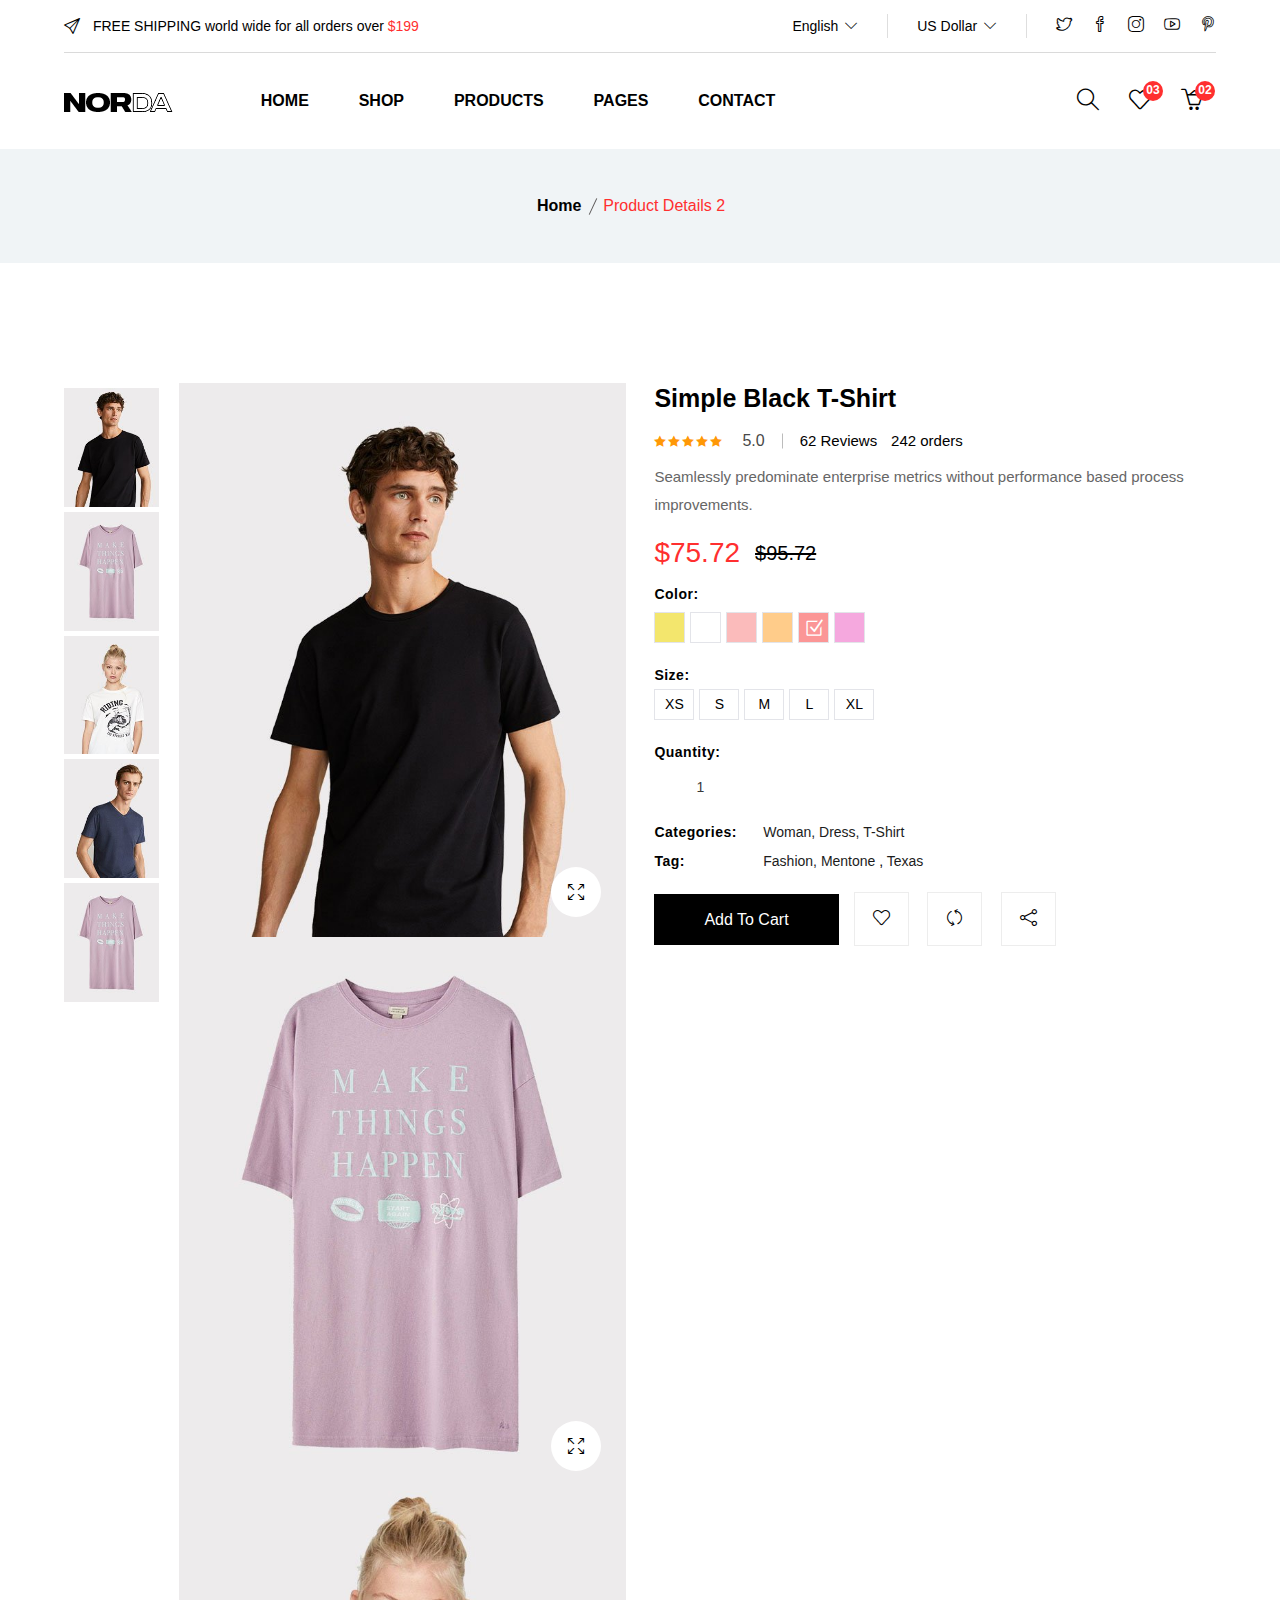
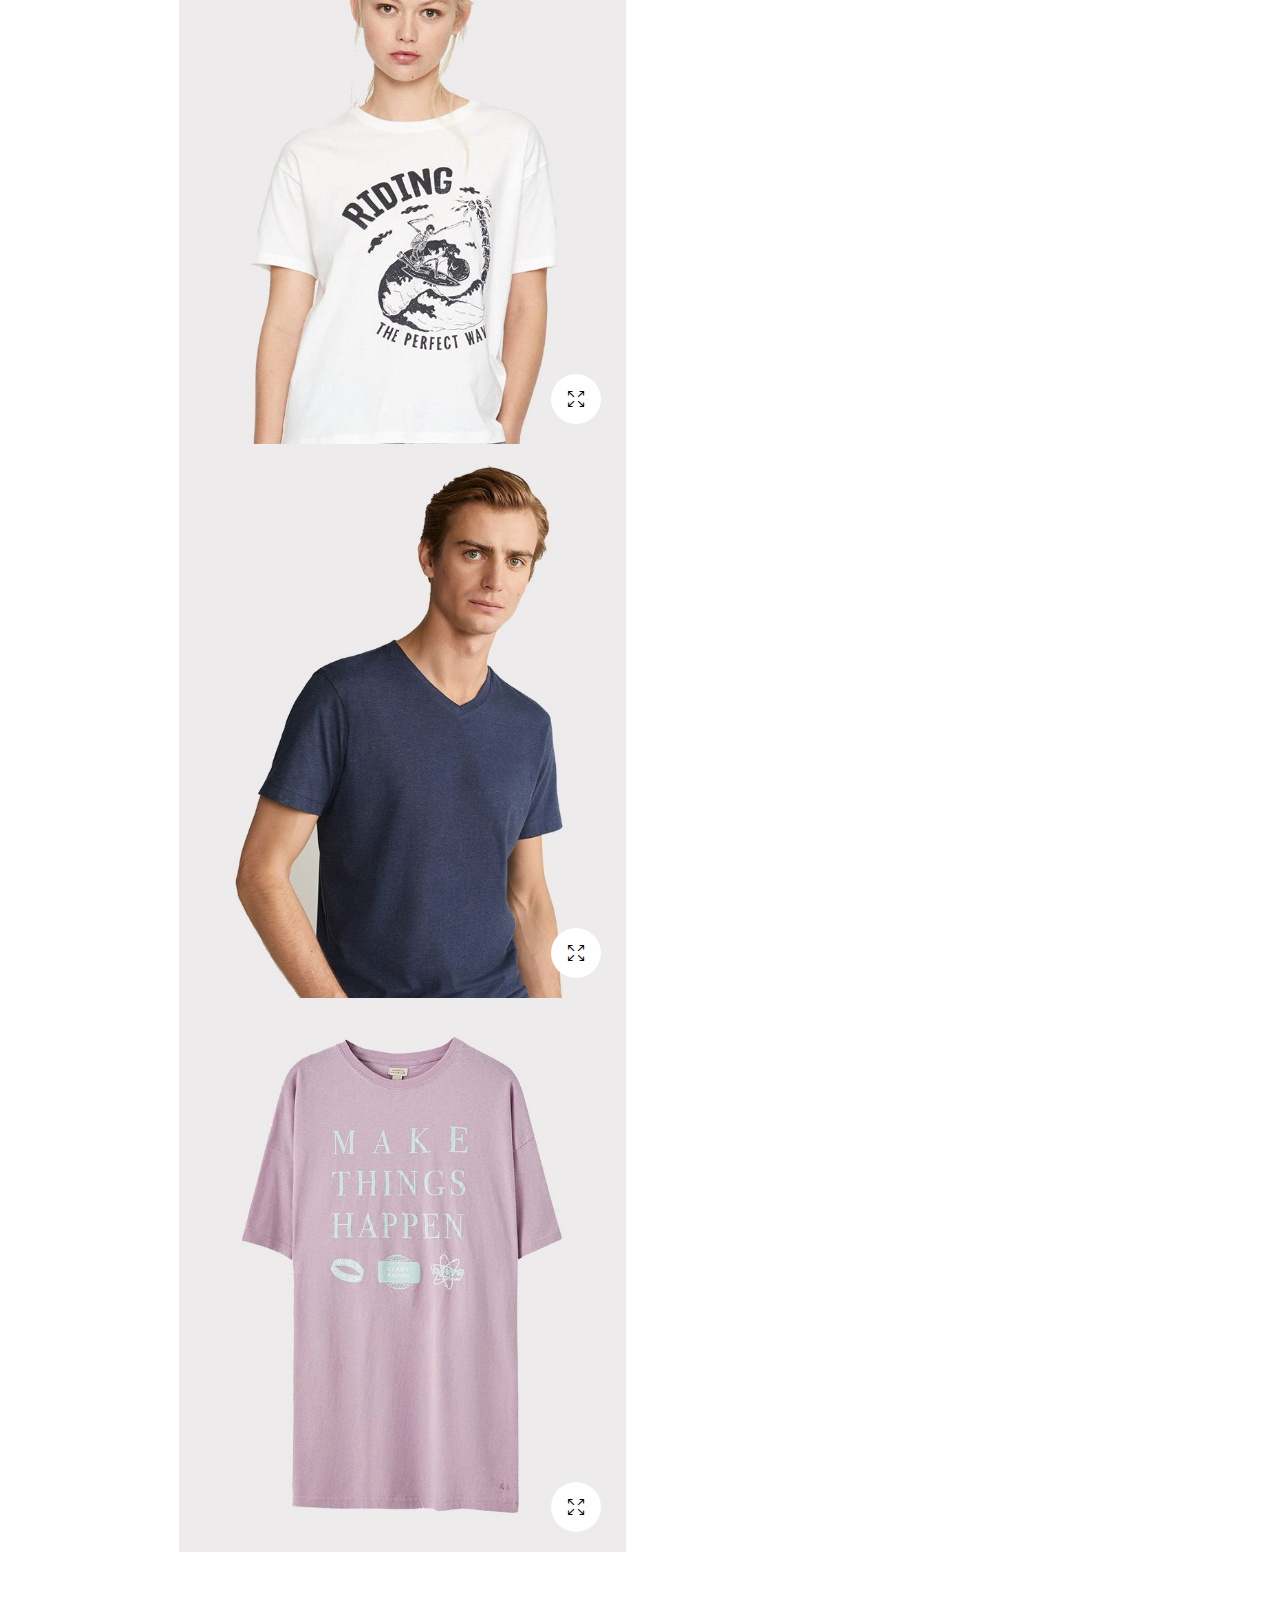
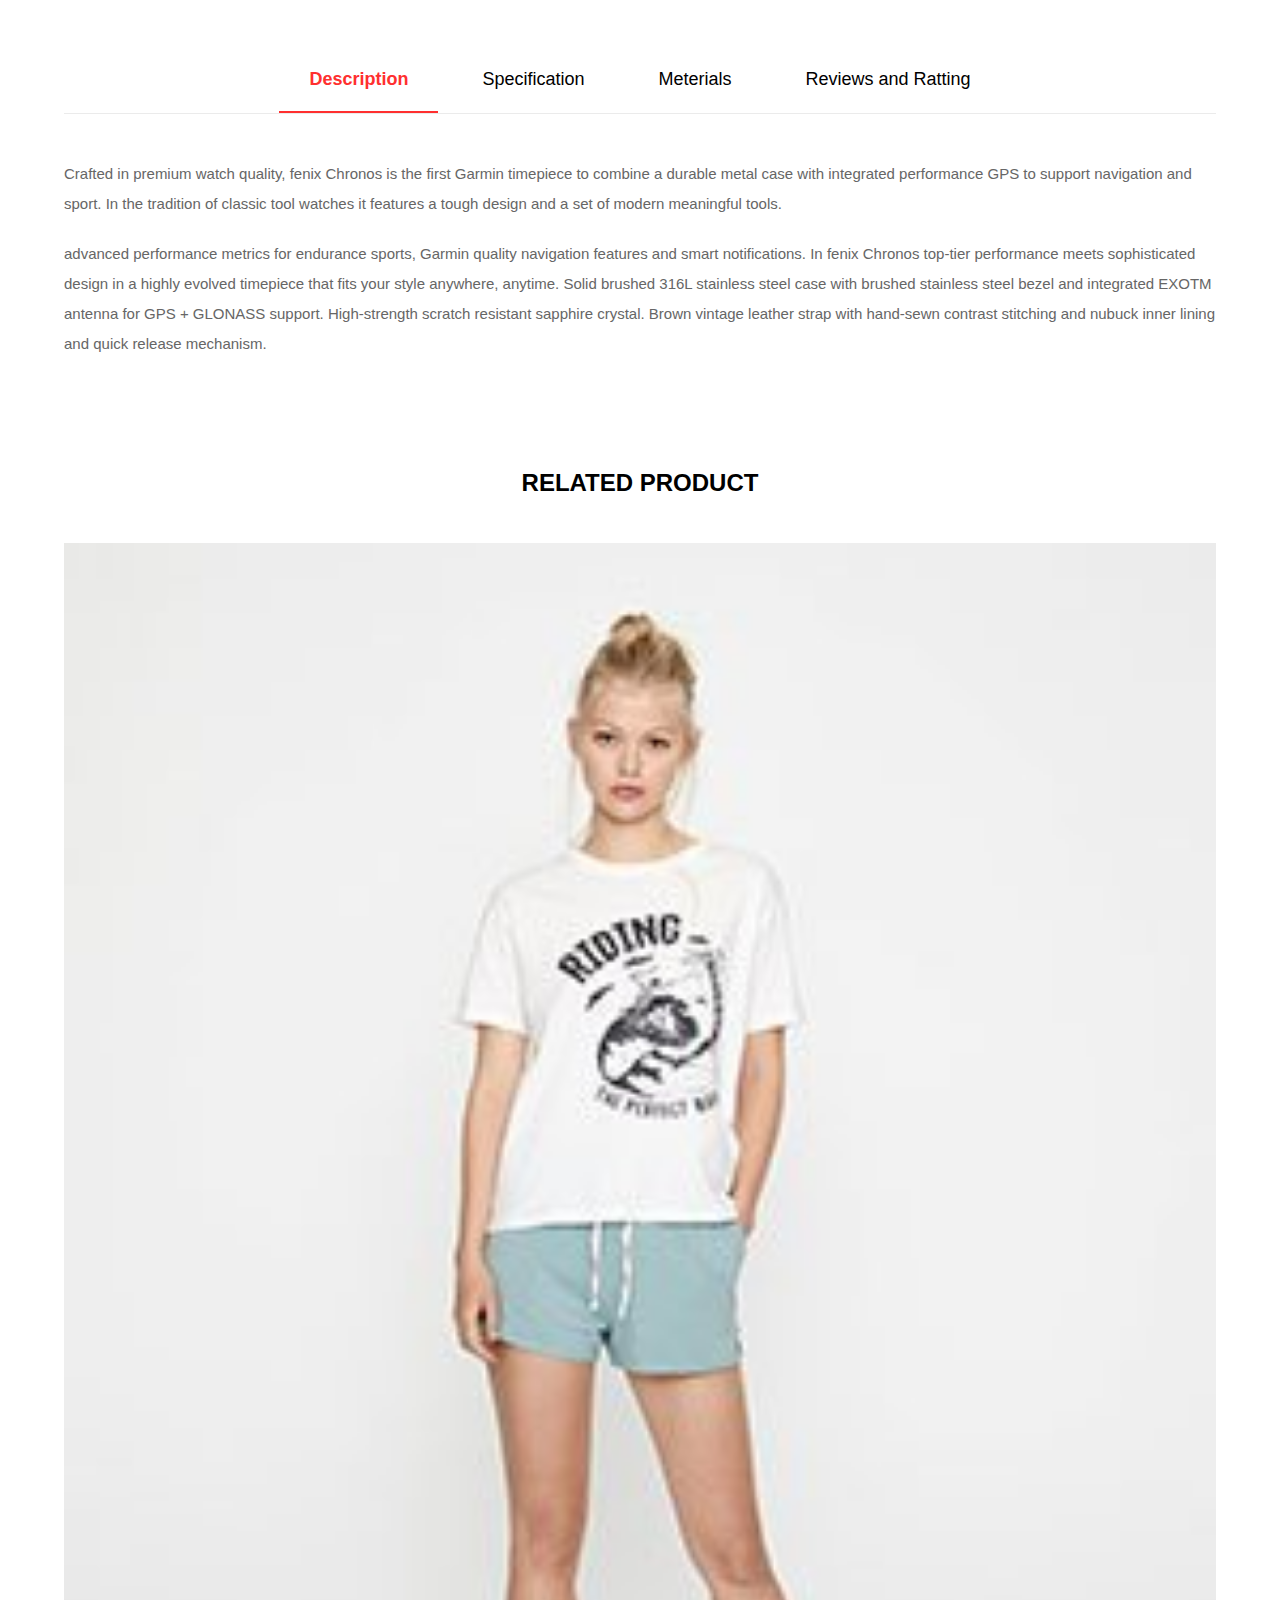
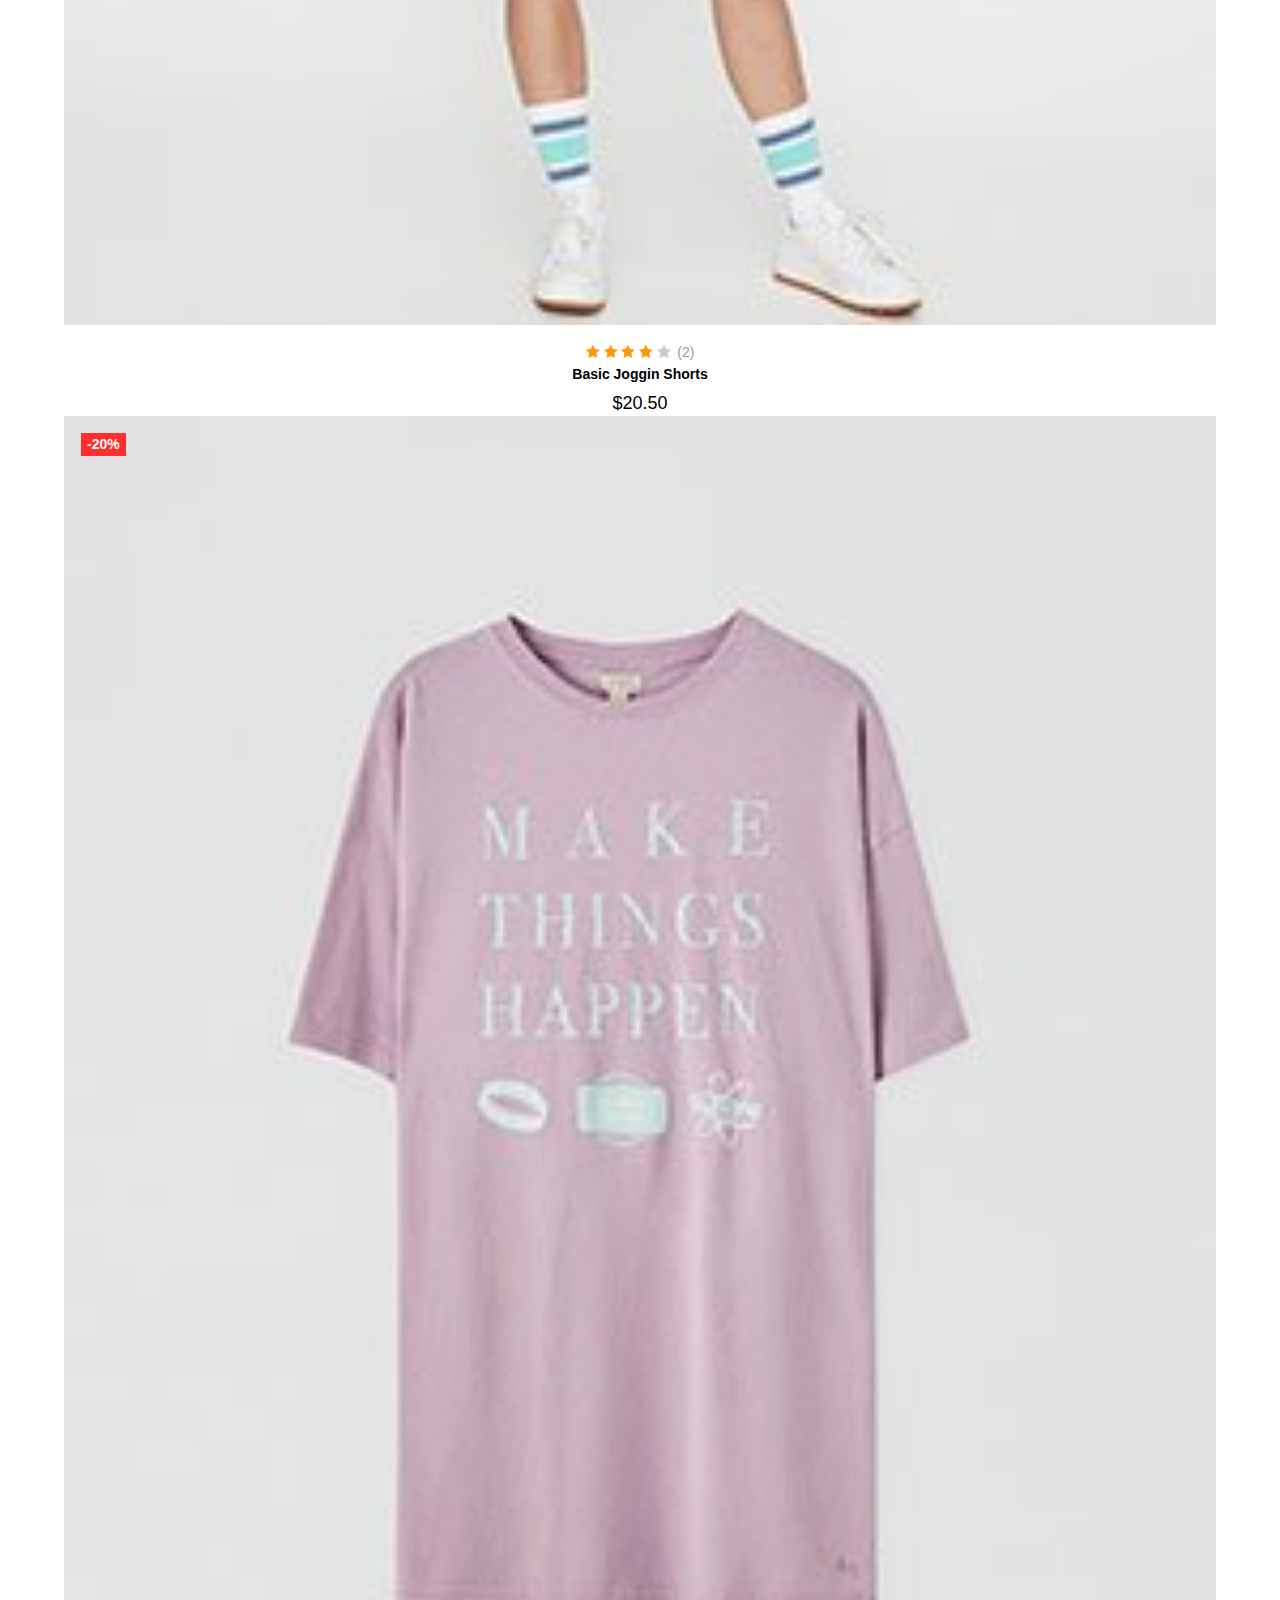
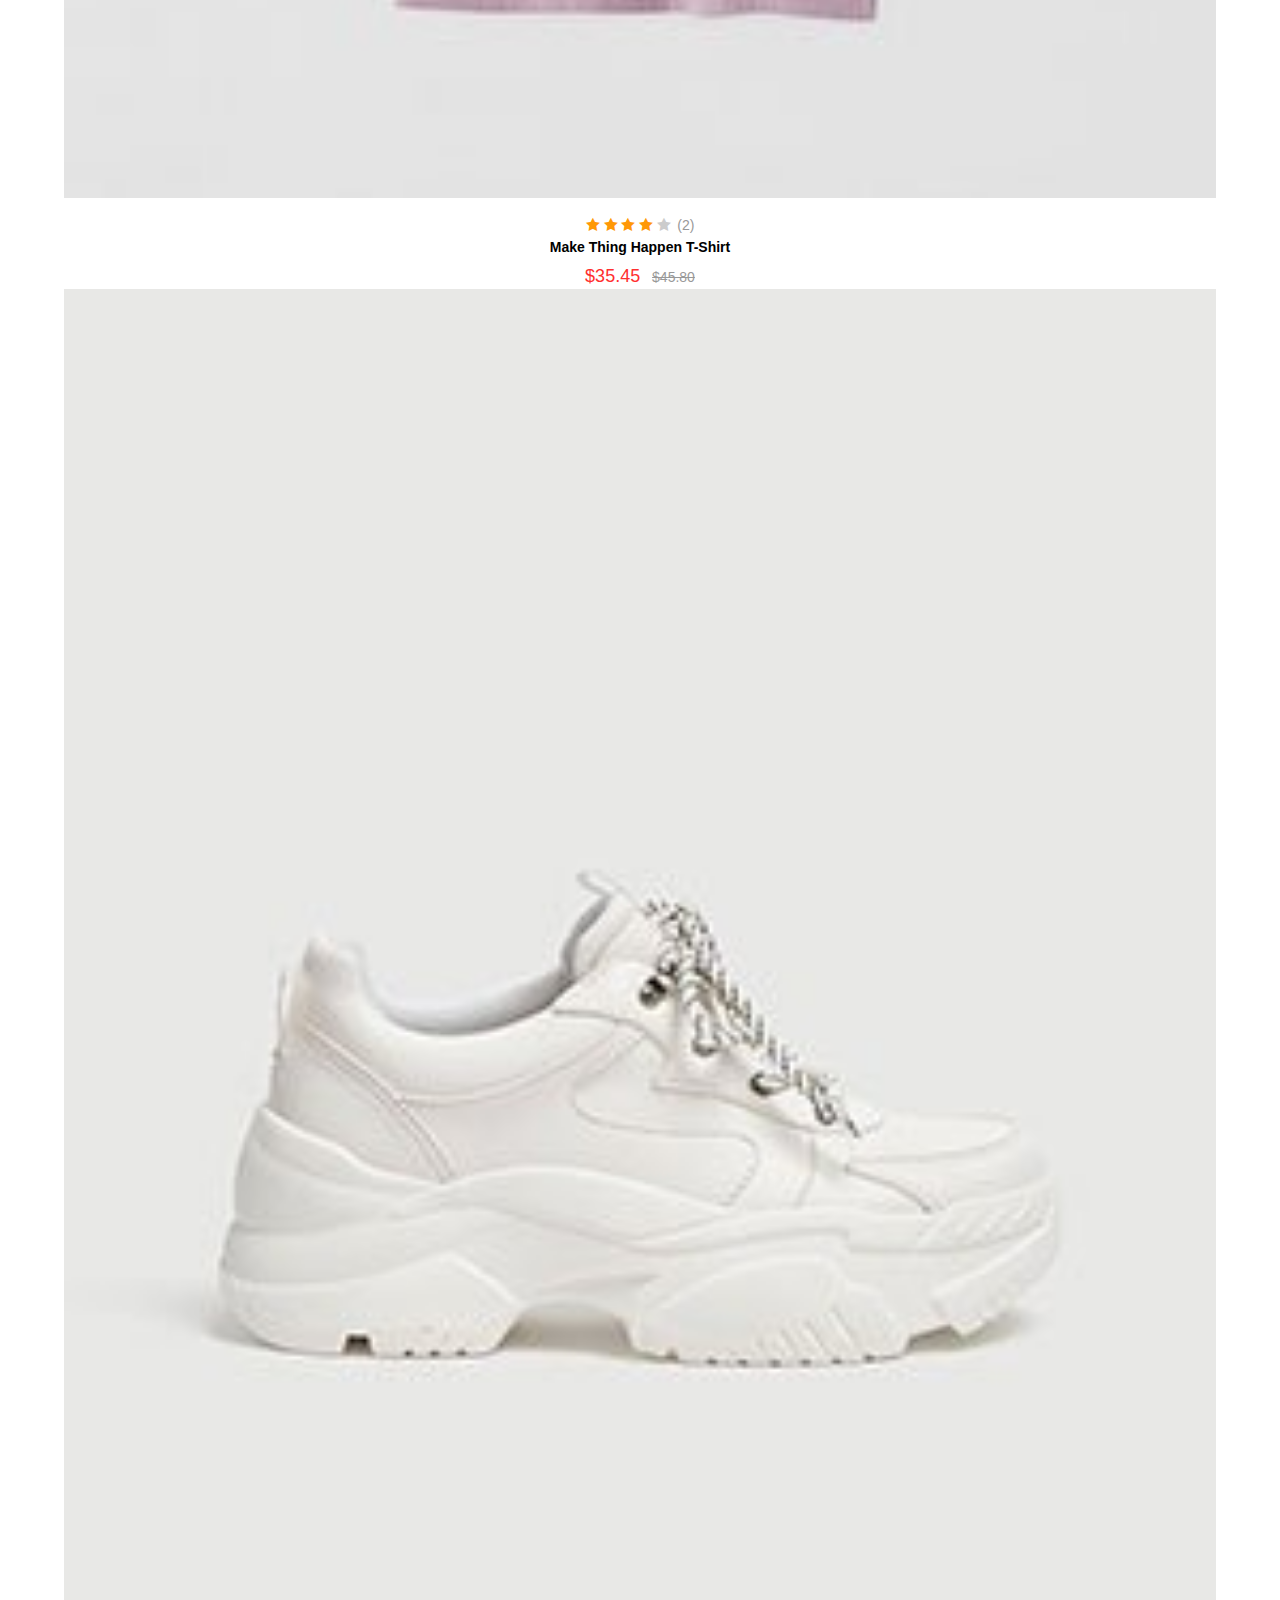
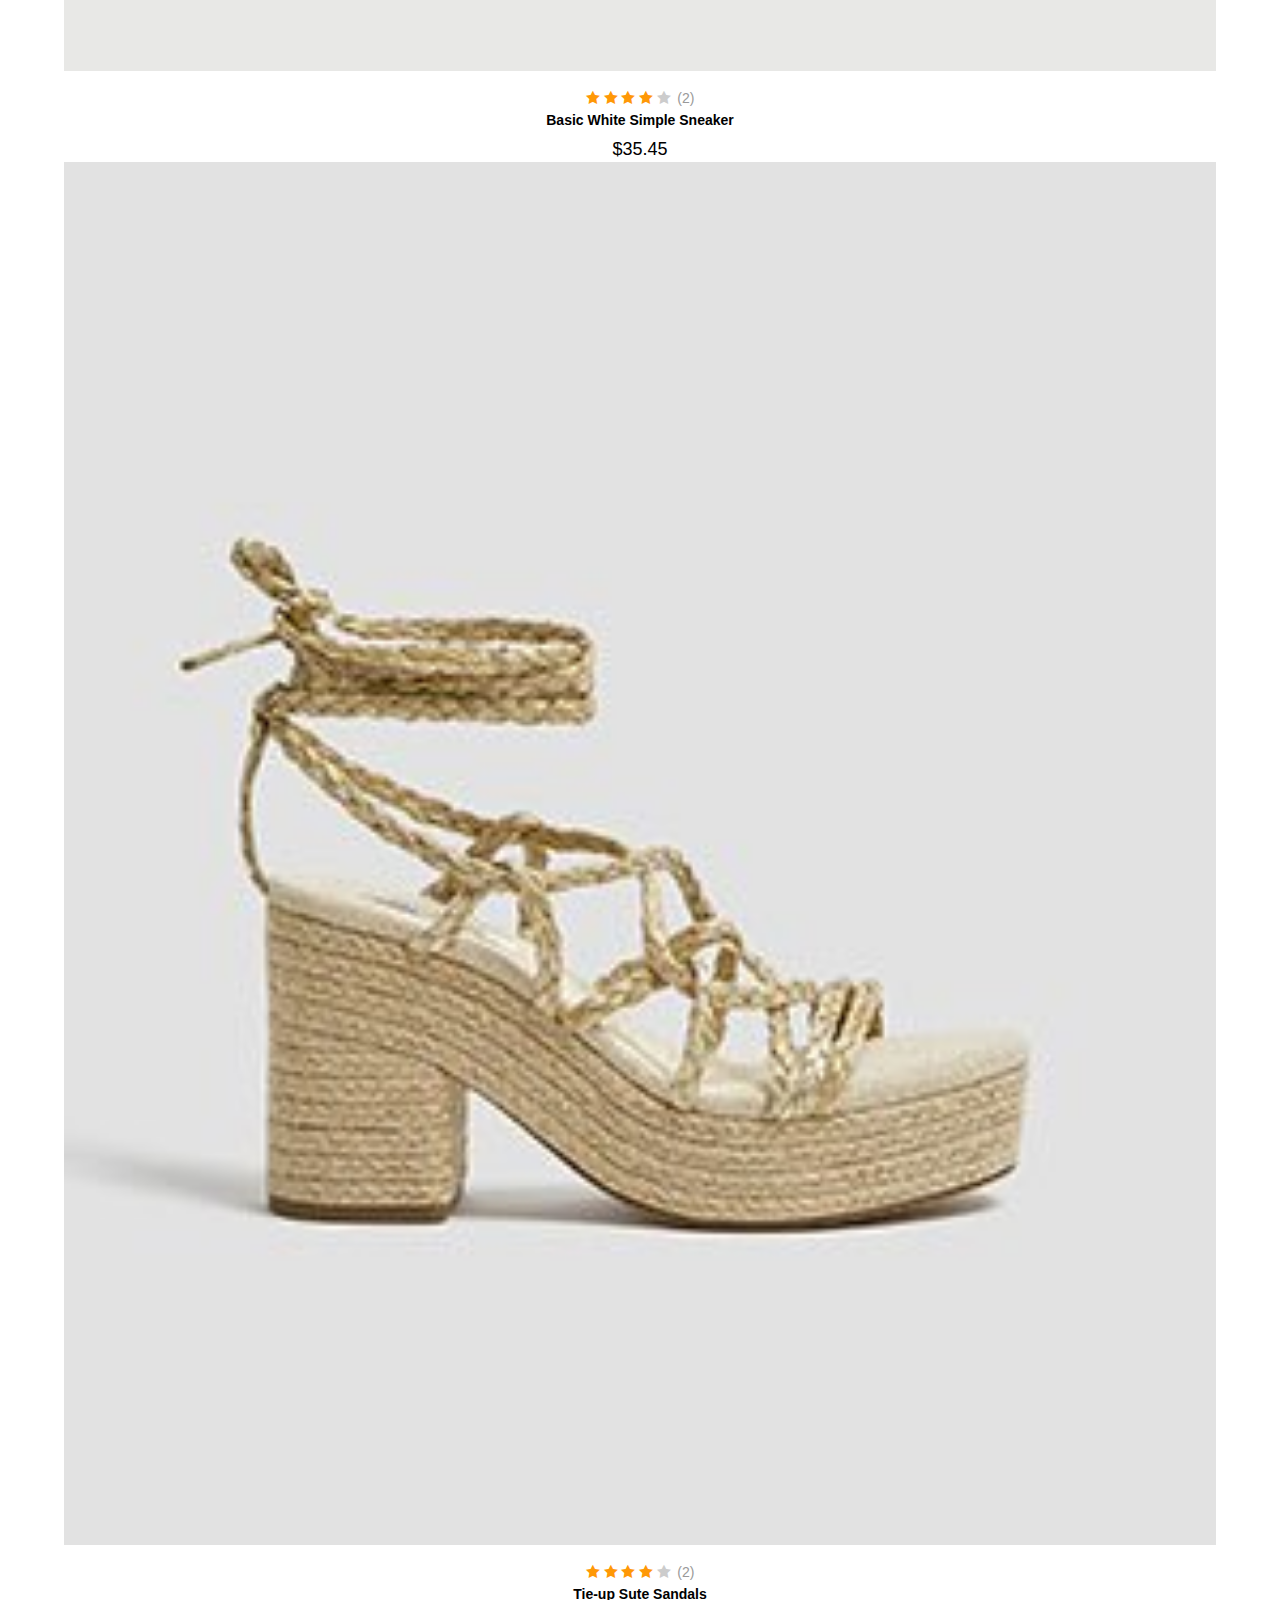
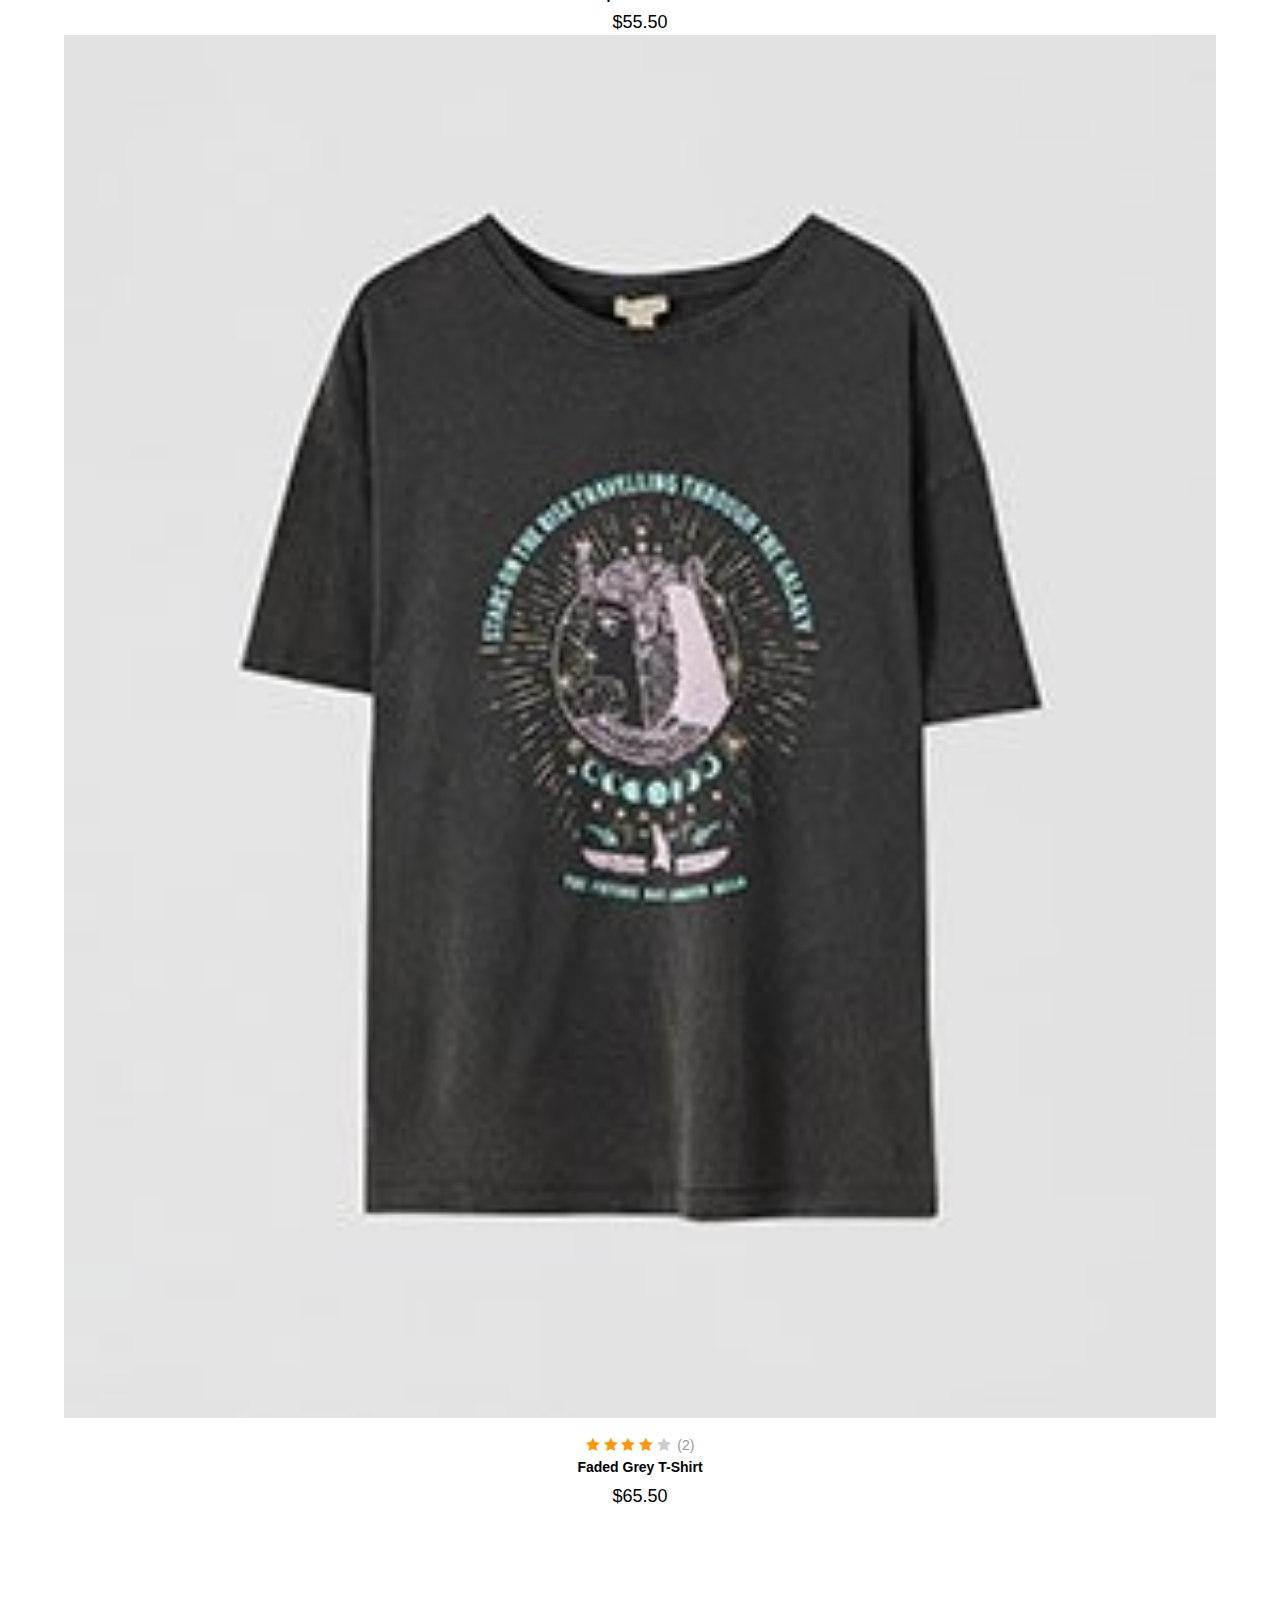
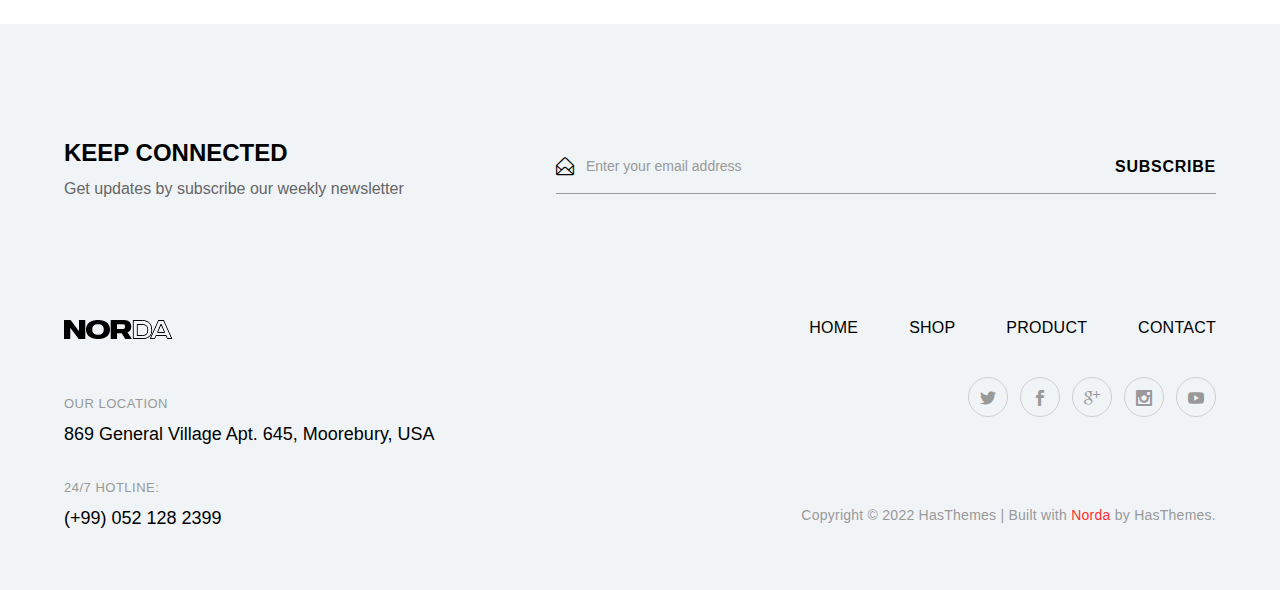
<file: norda/product-details-2.html>
<!doctype html>
<html class="no-js" lang="en">

<head>
    <meta charset="utf-8">
    <meta http-equiv="x-ua-compatible" content="ie=edge">
    <title>Norda - Minimal eCommerce HTML Template</title>
    <meta name="robots" content="noindex, follow" />
    <meta name="description" content="">
    <meta name="viewport" content="width=device-width, initial-scale=1, shrink-to-fit=no">
    <!-- Favicon -->
    <link rel="shortcut icon" type="image/x-icon" href="assets/images/favicon.png">

    <!-- All CSS is here
	============================================ -->

    <link rel="stylesheet" href="assets/css/vendor/bootstrap.min.css">
    <link rel="stylesheet" href="assets/css/vendor/simple-line-icons.css">
    <link rel="stylesheet" href="assets/css/vendor/elegant.css">
    <link rel="stylesheet" href="assets/css/vendor/linear-icon.css">
    <link rel="stylesheet" href="assets/css/plugins/nice-select.css">
    <link rel="stylesheet" href="assets/css/plugins/easyzoom.css">
    <link rel="stylesheet" href="assets/css/plugins/slick.css">
    <link rel="stylesheet" href="assets/css/plugins/animate.css">
    <link rel="stylesheet" href="assets/css/plugins/magnific-popup.css">
    <link rel="stylesheet" href="assets/css/plugins/jquery-ui.css">
    <link rel="stylesheet" href="assets/css/style.css">

</head>

<body>

    <div class="main-wrapper">
        <header class="header-area">
            <div class="container">
                <div class="header-large-device">
                    <div class="header-top header-top-ptb-1 border-bottom-1">
                        <div class="row">
                            <div class="col-xl-4 col-lg-5">
                                <div class="header-offer-wrap">
                                    <p><i class="icon-paper-plane"></i> FREE SHIPPING world wide for all orders over
                                        <span>$199</span>
                                    </p>
                                </div>
                            </div>
                            <div class="col-xl-8 col-lg-7">
                                <div class="header-top-right">
                                    <div class="same-style-wrap">
                                        <div class="same-style same-style-border language-wrap">
                                            <a class="language-dropdown-active" href="#">English <i
                                                    class="icon-arrow-down"></i></a>
                                            <div class="language-dropdown">
                                                <ul>
                                                    <li><a href="#">English</a></li>
                                                    <li><a href="#">French</a></li>
                                                    <li><a href="#">German</a></li>
                                                    <li><a href="#">Spanish</a></li>
                                                </ul>
                                            </div>
                                        </div>
                                        <div class="same-style same-style-border currency-wrap">
                                            <a class="currency-dropdown-active" href="#">US Dollar <i
                                                    class="icon-arrow-down"></i></a>
                                            <div class="currency-dropdown">
                                                <ul>
                                                    <li><a href="#">USD</a></li>
                                                    <li><a href="#">EUR</a></li>
                                                    <li><a href="#">Real</a></li>
                                                    <li><a href="#">BDT</a></li>
                                                </ul>
                                            </div>
                                        </div>
                                    </div>
                                    <div class="social-style-1 social-style-1-mrg">
                                        <a href="#"><i class="icon-social-twitter"></i></a>
                                        <a href="#"><i class="icon-social-facebook"></i></a>
                                        <a href="#"><i class="icon-social-instagram"></i></a>
                                        <a href="#"><i class="icon-social-youtube"></i></a>
                                        <a href="#"><i class="icon-social-pinterest"></i></a>
                                    </div>
                                </div>
                            </div>
                        </div>
                    </div>
                    <div class="header-bottom">
                        <div class="row align-items-center">
                            <div class="col-xl-2 col-lg-2">
                                <div class="logo">
                                    <a href="index.html"><img src="assets/images/logo/logo.png" alt="logo"></a>
                                </div>
                            </div>
                            <div class="col-xl-8 col-lg-7">
                                <div class="main-menu main-menu-padding-1 main-menu-lh-1">
                                    <nav>
                                        <ul>
                                            <li><a href="index.html">HOME </a></li>
                                            <li><a href="shop.html">SHOP </a></li>
                                            <li><a href="product-details-2.html">PRODUCTS </a></li>
                                            <li><a href="#">PAGES </a>
                                                <ul class="sub-menu-style">
                                                    <li><a href="cart.html">cart page</a></li>
                                                    <li><a href="checkout.html">checkout </a></li>
                                                    <li><a href="my-account.html">my account</a></li>
                                                    <li><a href="wishlist.html">wishlist </a></li>
                                                    <li><a href="compare.html">compare </a></li>
                                                    <li><a href="contact.html">contact us </a></li>
                                                </ul>
                                            </li>
                                            <li><a href="contact.html">CONTACT </a></li>
                                        </ul>
                                    </nav>
                                </div>
                            </div>
                            <div class="col-xl-2 col-lg-3">
                                <div class="header-action header-action-flex header-action-mrg-right">
                                    <div class="same-style-2 header-search-1">
                                        <a class="search-toggle" href="#">
                                            <i class="icon-magnifier s-open"></i>
                                            <i class="icon_close s-close"></i>
                                        </a>
                                        <div class="search-wrap-1">
                                            <form action="#">
                                                <input placeholder="Search products…" type="text">
                                                <button class="button-search"><i class="icon-magnifier"></i></button>
                                            </form>
                                        </div>
                                    </div>
                                    <div class="same-style-2">
                                        <a href="wishlist.html"><i class="icon-heart"></i><span
                                                class="pro-count red">03</span></a>
                                    </div>
                                    <div class="same-style-2 header-cart">
                                        <a class="cart-active" href="cart.html">
                                            <i class="icon-basket-loaded"></i><span class="pro-count red">02</span>
                                        </a>
                                    </div>
                                </div>
                            </div>
                        </div>
                    </div>
                </div>
                <div class="header-small-device small-device-ptb-1">
                    <div class="row align-items-center">
                        <div class="col-5">
                            <div class="mobile-logo">
                                <a href="index.html">
                                    <img alt="" src="assets/images/logo/logo.png">
                                </a>
                            </div>
                        </div>
                        <div class="col-7">
                            <div class="header-action header-action-flex">
                                <div class="same-style-2">
                                    <a href="wishlist.html"><i class="icon-heart"></i><span
                                            class="pro-count red">03</span></a>
                                </div>
                                <div class="same-style-2 header-cart">
                                    <a class="cart-active" href="cart.html">
                                        <i class="icon-basket-loaded"></i><span class="pro-count red">02</span>
                                    </a>
                                </div>
                                <div class="same-style-2 main-menu-icon">
                                    <a class="mobile-header-button-active" href="#"><i class="icon-menu"></i> </a>
                                </div>
                            </div>
                        </div>
                    </div>
                </div>
            </div>
        </header>
        <!-- Mobile menu start -->
        <div class="mobile-header-active mobile-header-wrapper-style">
            <div class="clickalbe-sidebar-wrap">
                <a class="sidebar-close"><i class="icon_close"></i></a>
                <div class="mobile-header-content-area">
                    <div class="header-offer-wrap mobile-header-padding-border-4">
                        <p><i class="icon-paper-plane"></i> FREE SHIPPING world wide for all orders over
                            <span>$199</span>
                        </p>
                    </div>
                    <div class="mobile-search mobile-header-padding-border-1">
                        <form class="search-form" action="#">
                            <input type="text" placeholder="Search here…">
                            <button class="button-search"><i class="icon-magnifier"></i></button>
                        </form>
                    </div>
                    <div class="mobile-menu-wrap mobile-header-padding-border-2">
                        <!-- mobile menu start -->
                        <nav>
                            <ul class="mobile-menu">
                                <li class="menu-item-has-children"><a href="index.html">Home</a></li>
                                <li class="menu-item-has-children "><a href="shop.html">Shop</a></li>
                                <li class="menu-item-has-children "><a href="product-details-2.html">Products</a></li>
                                <li class="menu-item-has-children"><a href="#">Pages</a>
                                    <ul class="dropdown">
                                        <li><a href="cart.html">cart page</a></li>
                                        <li><a href="checkout.html">checkout </a></li>
                                        <li><a href="my-account.html">my account</a></li>
                                        <li><a href="wishlist.html">wishlist </a></li>
                                        <li><a href="compare.html">compare </a></li>
                                        <li><a href="contact.html">contact us </a></li>
                                    </ul>
                                </li>
                                <li><a href="contact.html">Contact us</a></li>
                            </ul>
                        </nav>
                        <!-- mobile menu end -->
                    </div>
                    <div class="mobile-header-info-wrap mobile-header-padding-border-3">
                        <div class="single-mobile-header-info">
                            <a class="mobile-language-active" href="#">Language <span><i
                                        class="icon-arrow-down"></i></span></a>
                            <div class="lang-curr-dropdown lang-dropdown-active">
                                <ul>
                                    <li><a href="#">English</a></li>
                                    <li><a href="#">French</a></li>
                                    <li><a href="#">German</a></li>
                                    <li><a href="#">Spanish</a></li>
                                </ul>
                            </div>
                        </div>
                        <div class="single-mobile-header-info">
                            <a class="mobile-currency-active" href="#">Currency <span><i
                                        class="icon-arrow-down"></i></span></a>
                            <div class="lang-curr-dropdown curr-dropdown-active">
                                <ul>
                                    <li><a href="#">USD</a></li>
                                    <li><a href="#">EUR</a></li>
                                    <li><a href="#">Real</a></li>
                                    <li><a href="#">BDT</a></li>
                                </ul>
                            </div>
                        </div>
                    </div>
                    <div class="mobile-contact-info mobile-header-padding-border-4">
                        <ul>
                            <li><i class="icon-phone "></i> (+612) 2531 5600</li>
                            <li><i class="icon-envelope-open "></i> norda@domain.com</li>
                            <li><i class="icon-home"></i> PO Box 1622 Colins Street West Australia</li>
                        </ul>
                    </div>
                    <div class="mobile-social-icon">
                        <a class="facebook" href="#"><i class="icon-social-facebook"></i></a>
                        <a class="twitter" href="#"><i class="icon-social-twitter"></i></a>
                        <a class="pinterest" href="#"><i class="icon-social-pinterest"></i></a>
                        <a class="instagram" href="#"><i class="icon-social-instagram"></i></a>
                    </div>
                </div>
            </div>
        </div>
        <!-- mini cart start -->
        <div class="sidebar-cart-active">
            <div class="sidebar-cart-all">
                <a class="cart-close" href="#"><i class="icon_close"></i></a>
                <div class="cart-content">
                    <h3>Shopping Cart</h3>
                    <ul>
                        <li class="single-product-cart">
                            <div class="cart-img">
                                <a href="#"><img src="assets/images/cart/cart-1.jpg" alt=""></a>
                            </div>
                            <div class="cart-title">
                                <h4><a href="#">Simple Black T-Shirt</a></h4>
                                <span> 1 × $49.00 </span>
                            </div>
                            <div class="cart-delete">
                                <a href="#">×</a>
                            </div>
                        </li>
                        <li class="single-product-cart">
                            <div class="cart-img">
                                <a href="#"><img src="assets/images/cart/cart-2.jpg" alt=""></a>
                            </div>
                            <div class="cart-title">
                                <h4><a href="#">Norda Backpack</a></h4>
                                <span> 1 × $49.00 </span>
                            </div>
                            <div class="cart-delete">
                                <a href="#">×</a>
                            </div>
                        </li>
                    </ul>
                    <div class="cart-total">
                        <h4>Subtotal: <span>$170.00</span></h4>
                    </div>
                    <div class="cart-checkout-btn">
                        <a class="btn-hover cart-btn-style" href="cart.html">view cart</a>
                        <a class="no-mrg btn-hover cart-btn-style" href="checkout.html">checkout</a>
                    </div>
                </div>
            </div>
        </div>
        <div class="breadcrumb-area bg-gray">
            <div class="container">
                <div class="breadcrumb-content text-center">
                    <ul>
                        <li>
                            <a href="index.html">Home</a>
                        </li>
                        <li class="active">product details 2</li>
                    </ul>
                </div>
            </div>
        </div>
        <div class="product-details-area pt-120 pb-115">
            <div class="container">
                <div class="row">
                    <div class="col-lg-6 col-md-12">
                        <div class="product-details-tab">
                            <div class="product-dec-right pro-dec-big-img-slider">
                                <div class="easyzoom-style">
                                    <div class="easyzoom easyzoom--overlay">
                                        <a href="assets/images/product-details/b-large-1.jpg">
                                            <img src="assets/images/product-details/large-1.jpg" alt="">
                                        </a>
                                    </div>
                                    <a class="easyzoom-pop-up img-popup"
                                        href="assets/images/product-details/b-large-1.jpg"><i
                                            class="icon-size-fullscreen"></i></a>
                                </div>
                                <div class="easyzoom-style">
                                    <div class="easyzoom easyzoom--overlay">
                                        <a href="assets/images/product-details/b-large-2.jpg">
                                            <img src="assets/images/product-details/large-2.jpg" alt="">
                                        </a>
                                    </div>
                                    <a class="easyzoom-pop-up img-popup"
                                        href="assets/images/product-details/b-large-2.jpg"><i
                                            class="icon-size-fullscreen"></i></a>
                                </div>
                                <div class="easyzoom-style">
                                    <div class="easyzoom easyzoom--overlay">
                                        <a href="assets/images/product-details/b-large-3.jpg">
                                            <img src="assets/images/product-details/large-3.jpg" alt="">
                                        </a>
                                    </div>
                                    <a class="easyzoom-pop-up img-popup"
                                        href="assets/images/product-details/b-large-3.jpg"><i
                                            class="icon-size-fullscreen"></i></a>
                                </div>
                                <div class="easyzoom-style">
                                    <div class="easyzoom easyzoom--overlay">
                                        <a href="assets/images/product-details/b-large-4.jpg">
                                            <img src="assets/images/product-details/large-4.jpg" alt="">
                                        </a>
                                    </div>
                                    <a class="easyzoom-pop-up img-popup"
                                        href="assets/images/product-details/b-large-4.jpg"><i
                                            class="icon-size-fullscreen"></i></a>
                                </div>
                                <div class="easyzoom-style">
                                    <div class="easyzoom easyzoom--overlay">
                                        <a href="assets/images/product-details/b-large-2.jpg">
                                            <img src="assets/images/product-details/large-2.jpg" alt="">
                                        </a>
                                    </div>
                                    <a class="easyzoom-pop-up img-popup"
                                        href="assets/images/product-details/b-large-2.jpg"><i
                                            class="icon-size-fullscreen"></i></a>
                                </div>
                            </div>
                            <div class="product-dec-left product-dec-slider-small-2 product-dec-small-style2">
                                <div class="product-dec-small active">
                                    <img src="assets/images/product-details/small-1.jpg" alt="">
                                </div>
                                <div class="product-dec-small">
                                    <img src="assets/images/product-details/small-2.jpg" alt="">
                                </div>
                                <div class="product-dec-small">
                                    <img src="assets/images/product-details/small-3.jpg" alt="">
                                </div>
                                <div class="product-dec-small">
                                    <img src="assets/images/product-details/small-4.jpg" alt="">
                                </div>
                                <div class="product-dec-small">
                                    <img src="assets/images/product-details/small-2.jpg" alt="">
                                </div>
                            </div>
                        </div>
                    </div>
                    <div class="col-lg-6 col-md-12">
                        <div class="product-details-content pro-details-content-mt-md">
                            <h2>Simple Black T-Shirt</h2>
                            <div class="product-ratting-review-wrap">
                                <div class="product-ratting-digit-wrap">
                                    <div class="product-ratting">
                                        <i class="icon_star"></i>
                                        <i class="icon_star"></i>
                                        <i class="icon_star"></i>
                                        <i class="icon_star"></i>
                                        <i class="icon_star"></i>
                                    </div>
                                    <div class="product-digit">
                                        <span>5.0</span>
                                    </div>
                                </div>
                                <div class="product-review-order">
                                    <span>62 Reviews</span>
                                    <span>242 orders</span>
                                </div>
                            </div>
                            <p>Seamlessly predominate enterprise metrics without performance based process improvements.
                            </p>
                            <div class="pro-details-price">
                                <span class="new-price">$75.72</span>
                                <span class="old-price">$95.72</span>
                            </div>
                            <div class="pro-details-color-wrap">
                                <span>Color:</span>
                                <div class="pro-details-color-content">
                                    <ul>
                                        <li><a class="dolly" href="#">dolly</a></li>
                                        <li><a class="white" href="#">white</a></li>
                                        <li><a class="azalea" href="#">azalea</a></li>
                                        <li><a class="peach-orange" href="#">Orange</a></li>
                                        <li><a class="mona-lisa active" href="#">lisa</a></li>
                                        <li><a class="cupid" href="#">cupid</a></li>
                                    </ul>
                                </div>
                            </div>
                            <div class="pro-details-size">
                                <span>Size:</span>
                                <div class="pro-details-size-content">
                                    <ul>
                                        <li><a href="#">XS</a></li>
                                        <li><a href="#">S</a></li>
                                        <li><a href="#">M</a></li>
                                        <li><a href="#">L</a></li>
                                        <li><a href="#">XL</a></li>
                                    </ul>
                                </div>
                            </div>
                            <div class="pro-details-quality">
                                <span>Quantity:</span>
                                <div class="cart-plus-minus">
                                    <input class="cart-plus-minus-box" type="text" name="qtybutton" value="1">
                                </div>
                            </div>
                            <div class="product-details-meta">
                                <ul>
                                    <li><span>Categories:</span> <a href="#">Woman,</a> <a href="#">Dress,</a> <a
                                            href="#">T-Shirt</a></li>
                                    <li><span>Tag: </span> <a href="#">Fashion,</a> <a href="#">Mentone</a> , <a
                                            href="#">Texas</a></li>
                                </ul>
                            </div>
                            <div class="pro-details-action-wrap">
                                <div class="pro-details-add-to-cart">
                                    <a title="Add to Cart" href="#">Add To Cart </a>
                                </div>
                                <div class="pro-details-action">
                                    <a title="Add to Wishlist" href="#"><i class="icon-heart"></i></a>
                                    <a title="Add to Compare" href="#"><i class="icon-refresh"></i></a>
                                    <a class="social" title="Social" href="#"><i class="icon-share"></i></a>
                                    <div class="product-dec-social">
                                        <a class="facebook" title="Facebook" href="#"><i
                                                class="icon-social-facebook"></i></a>
                                        <a class="twitter" title="Twitter" href="#"><i
                                                class="icon-social-twitter"></i></a>
                                        <a class="instagram" title="Instagram" href="#"><i
                                                class="icon-social-instagram"></i></a>
                                        <a class="pinterest" title="Pinterest" href="#"><i
                                                class="icon-social-pinterest"></i></a>
                                    </div>
                                </div>
                            </div>
                        </div>
                    </div>
                </div>
            </div>
        </div>
        <div class="description-review-wrapper pb-110">
            <div class="container">
                <div class="row">
                    <div class="col-lg-12">
                        <div class="dec-review-topbar nav mb-45">
                            <a class="active" data-bs-toggle="tab" href="#des-details1">Description</a>
                            <a data-bs-toggle="tab" href="#des-details2">Specification</a>
                            <a data-bs-toggle="tab" href="#des-details3">Meterials </a>
                            <a data-bs-toggle="tab" href="#des-details4">Reviews and Ratting </a>
                        </div>
                        <div class="tab-content dec-review-bottom">
                            <div id="des-details1" class="tab-pane active">
                                <div class="description-wrap">
                                    <p>Crafted in premium watch quality, fenix Chronos is the first Garmin timepiece to
                                        combine a durable metal case with integrated performance GPS to support
                                        navigation and sport. In the tradition of classic tool watches it features a
                                        tough design and a set of modern meaningful tools.</p>
                                    <p> advanced performance metrics for endurance sports, Garmin quality navigation
                                        features and smart notifications. In fenix Chronos top-tier performance meets
                                        sophisticated design in a highly evolved timepiece that fits your style
                                        anywhere, anytime. Solid brushed 316L stainless steel case with brushed
                                        stainless steel bezel and integrated EXOTM antenna for GPS + GLONASS support.
                                        High-strength scratch resistant sapphire crystal. Brown vintage leather strap
                                        with hand-sewn contrast stitching and nubuck inner lining and quick release
                                        mechanism.</p>
                                </div>
                            </div>
                            <div id="des-details2" class="tab-pane">
                                <div class="specification-wrap table-responsive">
                                    <table>
                                        <tbody>
                                            <tr>
                                                <td class="title width1">Name</td>
                                                <td>Salwar Kameez</td>
                                            </tr>
                                            <tr>
                                                <td class="title width1">SKU</td>
                                                <td>0x48e2c</td>
                                            </tr>
                                            <tr>
                                                <td class="title width1">Models</td>
                                                <td>FX 829 v1</td>
                                            </tr>
                                            <tr>
                                                <td class="title width1">Categories</td>
                                                <td>Digital Print</td>
                                            </tr>
                                            <tr>
                                                <td class="title width1">Size</td>
                                                <td>60’’ x 40’’</td>
                                            </tr>
                                            <tr>
                                                <td class="title width1">Brand </td>
                                                <td>Individual Collections</td>
                                            </tr>
                                            <tr>
                                                <td class="title width1">Color</td>
                                                <td>Black, White</td>
                                            </tr>
                                        </tbody>
                                    </table>
                                </div>
                            </div>
                            <div id="des-details3" class="tab-pane">
                                <div class="specification-wrap table-responsive">
                                    <table>
                                        <tbody>
                                            <tr>
                                                <td class="title width1">Top</td>
                                                <td>Cotton Digital Print Chain Stitch Embroidery Work</td>
                                            </tr>
                                            <tr>
                                                <td class="title width1">Bottom</td>
                                                <td>Cotton Cambric</td>
                                            </tr>
                                            <tr>
                                                <td class="title width1">Dupatta</td>
                                                <td>Digital Printed Cotton Malmal With Chain Stitch</td>
                                            </tr>
                                        </tbody>
                                    </table>
                                </div>
                            </div>
                            <div id="des-details4" class="tab-pane">
                                <div class="review-wrapper">
                                    <h2>1 review for Sleeve Button Cowl Neck</h2>
                                    <div class="single-review">
                                        <div class="review-img">
                                            <img src="assets/images/product-details/client-1.png" alt="">
                                        </div>
                                        <div class="review-content">
                                            <div class="review-top-wrap">
                                                <div class="review-name">
                                                    <h5><span>John Snow</span> - March 14, 2019</h5>
                                                </div>
                                                <div class="review-rating">
                                                    <i class="yellow icon_star"></i>
                                                    <i class="yellow icon_star"></i>
                                                    <i class="yellow icon_star"></i>
                                                    <i class="yellow icon_star"></i>
                                                    <i class="yellow icon_star"></i>
                                                </div>
                                            </div>
                                            <p>Donec accumsan auctor iaculis. Sed suscipit arcu ligula, at egestas magna
                                                molestie a. Proin ac ex maximus, ultrices justo eget, sodales orci.
                                                Aliquam egestas libero ac turpis pharetra, in vehicula lacus scelerisque
                                            </p>
                                        </div>
                                    </div>
                                </div>
                                <div class="ratting-form-wrapper">
                                    <span>Add a Review</span>
                                    <p>Your email address will not be published. Required fields are marked
                                        <span>*</span>
                                    </p>
                                    <div class="ratting-form">
                                        <form action="#">
                                            <div class="row">
                                                <div class="col-lg-6 col-md-6">
                                                    <div class="rating-form-style mb-20">
                                                        <label>Name <span>*</span></label>
                                                        <input type="text">
                                                    </div>
                                                </div>
                                                <div class="col-lg-6 col-md-6">
                                                    <div class="rating-form-style mb-20">
                                                        <label>Email <span>*</span></label>
                                                        <input type="email">
                                                    </div>
                                                </div>
                                                <div class="col-lg-12">
                                                    <div class="star-box-wrap">
                                                        <div class="single-ratting-star">
                                                            <a href="#"><i class="icon_star"></i></a>
                                                        </div>
                                                        <div class="single-ratting-star">
                                                            <a href="#"><i class="icon_star"></i></a>
                                                            <a href="#"><i class="icon_star"></i></a>
                                                        </div>
                                                        <div class="single-ratting-star">
                                                            <a href="#"><i class="icon_star"></i></a>
                                                            <a href="#"><i class="icon_star"></i></a>
                                                            <a href="#"><i class="icon_star"></i></a>
                                                        </div>
                                                        <div class="single-ratting-star">
                                                            <a href="#"><i class="icon_star"></i></a>
                                                            <a href="#"><i class="icon_star"></i></a>
                                                            <a href="#"><i class="icon_star"></i></a>
                                                            <a href="#"><i class="icon_star"></i></a>
                                                        </div>
                                                        <div class="single-ratting-star">
                                                            <a href="#"><i class="icon_star"></i></a>
                                                            <a href="#"><i class="icon_star"></i></a>
                                                            <a href="#"><i class="icon_star"></i></a>
                                                            <a href="#"><i class="icon_star"></i></a>
                                                            <a href="#"><i class="icon_star"></i></a>
                                                        </div>
                                                    </div>
                                                </div>
                                                <div class="col-md-12">
                                                    <div class="rating-form-style mb-20">
                                                        <label>Your review <span>*</span></label>
                                                        <textarea name="Your Review"></textarea>
                                                    </div>
                                                </div>
                                                <div class="col-lg-12">
                                                    <div class="form-submit">
                                                        <input type="submit" value="Submit">
                                                    </div>
                                                </div>
                                            </div>
                                        </form>
                                    </div>
                                </div>
                            </div>
                        </div>
                    </div>
                </div>
            </div>
        </div>
        <div class="related-product pb-115">
            <div class="container">
                <div class="section-title mb-45 text-center">
                    <h2>Related Product</h2>
                </div>
                <div class="related-product-active">
                    <div class="product-plr-1">
                        <div class="single-product-wrap">
                            <div class="product-img product-img-zoom mb-15">
                                <a href="product-details-2.html">
                                    <img src="assets/images/product/product-13.jpg" alt="">
                                </a>
                                <div class="product-action-2 tooltip-style-2">
                                    <button title="Wishlist"><i class="icon-heart"></i></button>
                                    <button title="Quick View" data-bs-toggle="modal" data-bs-target="#exampleModal"><i
                                            class="icon-size-fullscreen icons"></i></button>
                                    <button title="Compare"><i class="icon-refresh"></i></button>
                                </div>
                            </div>
                            <div class="product-content-wrap-2 text-center">
                                <div class="product-rating-wrap">
                                    <div class="product-rating">
                                        <i class="icon_star"></i>
                                        <i class="icon_star"></i>
                                        <i class="icon_star"></i>
                                        <i class="icon_star"></i>
                                        <i class="icon_star gray"></i>
                                    </div>
                                    <span>(2)</span>
                                </div>
                                <h3><a href="product-details-2.html">Basic Joggin Shorts</a></h3>
                                <div class="product-price-2">
                                    <span>$20.50</span>
                                </div>
                            </div>
                            <div class="product-content-wrap-2 product-content-position text-center">
                                <div class="product-rating-wrap">
                                    <div class="product-rating">
                                        <i class="icon_star"></i>
                                        <i class="icon_star"></i>
                                        <i class="icon_star"></i>
                                        <i class="icon_star"></i>
                                        <i class="icon_star gray"></i>
                                    </div>
                                    <span>(2)</span>
                                </div>
                                <h3><a href="product-details-2.html">Basic Joggin Shorts</a></h3>
                                <div class="product-price-2">
                                    <span>$20.50</span>
                                </div>
                                <div class="pro-add-to-cart">
                                    <button title="Add to Cart">Add To Cart</button>
                                </div>
                            </div>
                        </div>
                    </div>
                    <div class="product-plr-1">
                        <div class="single-product-wrap">
                            <div class="product-img product-img-zoom mb-15">
                                <a href="product-details-2.html">
                                    <img src="assets/images/product/product-14.jpg" alt="">
                                </a>
                                <span class="pro-badge left bg-red">-20%</span>
                                <div class="product-action-2 tooltip-style-2">
                                    <button title="Wishlist"><i class="icon-heart"></i></button>
                                    <button title="Quick View" data-bs-toggle="modal" data-bs-target="#exampleModal"><i
                                            class="icon-size-fullscreen icons"></i></button>
                                    <button title="Compare"><i class="icon-refresh"></i></button>
                                </div>
                            </div>
                            <div class="product-content-wrap-2 text-center">
                                <div class="product-rating-wrap">
                                    <div class="product-rating">
                                        <i class="icon_star"></i>
                                        <i class="icon_star"></i>
                                        <i class="icon_star"></i>
                                        <i class="icon_star"></i>
                                        <i class="icon_star gray"></i>
                                    </div>
                                    <span>(2)</span>
                                </div>
                                <h3><a href="product-details-2.html">Make Thing Happen T-Shirt</a></h3>
                                <div class="product-price-2">
                                    <span class="new-price">$35.45</span>
                                    <span class="old-price">$45.80</span>
                                </div>
                            </div>
                            <div class="product-content-wrap-2 product-content-position text-center">
                                <div class="product-rating-wrap">
                                    <div class="product-rating">
                                        <i class="icon_star"></i>
                                        <i class="icon_star"></i>
                                        <i class="icon_star"></i>
                                        <i class="icon_star"></i>
                                        <i class="icon_star gray"></i>
                                    </div>
                                    <span>(2)</span>
                                </div>
                                <h3><a href="product-details-2.html">Make Thing Happen T-Shirt</a></h3>
                                <div class="product-price-2">
                                    <span class="new-price">$35.45</span>
                                    <span class="old-price">$45.80</span>
                                </div>
                                <div class="pro-add-to-cart">
                                    <button title="Add to Cart">Add To Cart</button>
                                </div>
                            </div>
                        </div>
                    </div>
                    <div class="product-plr-1">
                        <div class="single-product-wrap">
                            <div class="product-img product-img-zoom mb-15">
                                <a href="product-details-2.html">
                                    <img src="assets/images/product/product-15.jpg" alt="">
                                </a>
                                <div class="product-action-2 tooltip-style-2">
                                    <button title="Wishlist"><i class="icon-heart"></i></button>
                                    <button title="Quick View" data-bs-toggle="modal" data-bs-target="#exampleModal"><i
                                            class="icon-size-fullscreen icons"></i></button>
                                    <button title="Compare"><i class="icon-refresh"></i></button>
                                </div>
                            </div>
                            <div class="product-content-wrap-2 text-center">
                                <div class="product-rating-wrap">
                                    <div class="product-rating">
                                        <i class="icon_star"></i>
                                        <i class="icon_star"></i>
                                        <i class="icon_star"></i>
                                        <i class="icon_star"></i>
                                        <i class="icon_star gray"></i>
                                    </div>
                                    <span>(2)</span>
                                </div>
                                <h3><a href="product-details-2.html">Basic White Simple Sneaker</a></h3>
                                <div class="product-price-2">
                                    <span>$35.45</span>
                                </div>
                            </div>
                            <div class="product-content-wrap-2 product-content-position text-center">
                                <div class="product-rating-wrap">
                                    <div class="product-rating">
                                        <i class="icon_star"></i>
                                        <i class="icon_star"></i>
                                        <i class="icon_star"></i>
                                        <i class="icon_star"></i>
                                        <i class="icon_star gray"></i>
                                    </div>
                                    <span>(2)</span>
                                </div>
                                <h3><a href="product-details-2.html">Basic White Simple Sneaker</a></h3>
                                <div class="product-price-2">
                                    <span>$35.45</span>
                                </div>
                                <div class="pro-add-to-cart">
                                    <button title="Add to Cart">Add To Cart</button>
                                </div>
                            </div>
                        </div>
                    </div>
                    <div class="product-plr-1">
                        <div class="single-product-wrap">
                            <div class="product-img product-img-zoom mb-15">
                                <a href="product-details-2.html">
                                    <img src="assets/images/product/product-18.jpg" alt="">
                                </a>
                                <div class="product-action-2 tooltip-style-2">
                                    <button title="Wishlist"><i class="icon-heart"></i></button>
                                    <button title="Quick View" data-bs-toggle="modal" data-bs-target="#exampleModal"><i
                                            class="icon-size-fullscreen icons"></i></button>
                                    <button title="Compare"><i class="icon-refresh"></i></button>
                                </div>
                            </div>
                            <div class="product-content-wrap-2 text-center">
                                <div class="product-rating-wrap">
                                    <div class="product-rating">
                                        <i class="icon_star"></i>
                                        <i class="icon_star"></i>
                                        <i class="icon_star"></i>
                                        <i class="icon_star"></i>
                                        <i class="icon_star gray"></i>
                                    </div>
                                    <span>(2)</span>
                                </div>
                                <h3><a href="product-details-2.html">Tie-up Sute Sandals</a></h3>
                                <div class="product-price-2">
                                    <span>$55.50</span>
                                </div>
                            </div>
                            <div class="product-content-wrap-2 product-content-position text-center">
                                <div class="product-rating-wrap">
                                    <div class="product-rating">
                                        <i class="icon_star"></i>
                                        <i class="icon_star"></i>
                                        <i class="icon_star"></i>
                                        <i class="icon_star"></i>
                                        <i class="icon_star gray"></i>
                                    </div>
                                    <span>(2)</span>
                                </div>
                                <h3><a href="product-details-2.html">Tie-up Sute Sandals</a></h3>
                                <div class="product-price-2">
                                    <span>$55.50</span>
                                </div>
                                <div class="pro-add-to-cart">
                                    <button title="Add to Cart">Add To Cart</button>
                                </div>
                            </div>
                        </div>
                    </div>
                    <div class="product-plr-1">
                        <div class="single-product-wrap">
                            <div class="product-img product-img-zoom mb-15">
                                <a href="product-details-2.html">
                                    <img src="assets/images/product/product-19.jpg" alt="">
                                </a>
                                <div class="product-action-2 tooltip-style-2">
                                    <button title="Wishlist"><i class="icon-heart"></i></button>
                                    <button title="Quick View" data-bs-toggle="modal" data-bs-target="#exampleModal"><i
                                            class="icon-size-fullscreen icons"></i></button>
                                    <button title="Compare"><i class="icon-refresh"></i></button>
                                </div>
                            </div>
                            <div class="product-content-wrap-2 text-center">
                                <div class="product-rating-wrap">
                                    <div class="product-rating">
                                        <i class="icon_star"></i>
                                        <i class="icon_star"></i>
                                        <i class="icon_star"></i>
                                        <i class="icon_star"></i>
                                        <i class="icon_star gray"></i>
                                    </div>
                                    <span>(2)</span>
                                </div>
                                <h3><a href="product-details-2.html">Faded Grey T-Shirt</a></h3>
                                <div class="product-price-2">
                                    <span>$65.50</span>
                                </div>
                            </div>
                            <div class="product-content-wrap-2 product-content-position text-center">
                                <div class="product-rating-wrap">
                                    <div class="product-rating">
                                        <i class="icon_star"></i>
                                        <i class="icon_star"></i>
                                        <i class="icon_star"></i>
                                        <i class="icon_star"></i>
                                        <i class="icon_star gray"></i>
                                    </div>
                                    <span>(2)</span>
                                </div>
                                <h3><a href="product-details-2.html">Faded Grey T-Shirt</a></h3>
                                <div class="product-price-2">
                                    <span>$65.50</span>
                                </div>
                                <div class="pro-add-to-cart">
                                    <button title="Add to Cart">Add To Cart</button>
                                </div>
                            </div>
                        </div>
                    </div>
                </div>
            </div>
        </div>
        <div class="subscribe-area bg-gray pt-115 pb-115">
            <div class="container">
                <div class="row">
                    <div class="col-lg-5 col-md-5">
                        <div class="section-title">
                            <h2>keep connected</h2>
                            <p>Get updates by subscribe our weekly newsletter</p>
                        </div>
                    </div>
                    <div class="col-lg-7 col-md-7">
                        <div id="mc_embed_signup" class="subscribe-form">
                            <form id="mc-embedded-subscribe-form" class="validate subscribe-form-style" novalidate=""
                                target="_blank" name="mc-embedded-subscribe-form" method="post"
                                action="https://devitems.us11.list-manage.com/subscribe/post?u=6bbb9b6f5827bd842d9640c82&amp;id=05d85f18ef">
                                <div id="mc_embed_signup_scroll" class="mc-form">
                                    <input class="email" type="email" required="" placeholder="Enter your email address"
                                        name="EMAIL" value="">
                                    <div class="mc-news" aria-hidden="true">
                                        <input type="text" value="" tabindex="-1"
                                            name="b_6bbb9b6f5827bd842d9640c82_05d85f18ef">
                                    </div>
                                    <div class="clear">
                                        <input id="mc-embedded-subscribe" class="button" type="submit" name="subscribe"
                                            value="Subscribe">
                                    </div>
                                </div>
                            </form>
                        </div>
                    </div>
                </div>
            </div>
        </div>
        <footer class="footer-area bg-gray pb-30">
            <div class="container">
                <div class="row">
                    <div class="col-lg-6 col-md-6">
                        <div class="contact-info-wrap">
                            <div class="footer-logo">
                                <a href="#"><img src="assets/images/logo/logo.png" alt="logo"></a>
                            </div>
                            <div class="single-contact-info">
                                <span>Our Location</span>
                                <p>869 General Village Apt. 645, Moorebury, USA</p>
                            </div>
                            <div class="single-contact-info">
                                <span>24/7 hotline:</span>
                                <p>(+99) 052 128 2399</p>
                            </div>
                        </div>
                    </div>
                    <div class="col-lg-6 col-md-6">
                        <div class="footer-right-wrap">
                            <div class="footer-menu">
                                <nav>
                                    <ul>
                                        <li><a href="index.html">home</a></li>
                                        <li><a href="shop.html">Shop</a></li>
                                        <li><a href="shop.html">Product </a></li>
                                        <li><a href="contact.html">Contact</a></li>
                                    </ul>
                                </nav>
                            </div>
                            <div class="social-style-2 social-style-2-mrg">
                                <a href="#"><i class="social_twitter"></i></a>
                                <a href="#"><i class="social_facebook"></i></a>
                                <a href="#"><i class="social_googleplus"></i></a>
                                <a href="#"><i class="social_instagram"></i></a>
                                <a href="#"><i class="social_youtube"></i></a>
                            </div>
                            <div class="copyright">
                                <p>Copyright © 2022 HasThemes | <a href="https://hasthemes.com/">Built with
                                        <span>Norda</span> by HasThemes</a>.</p>
                            </div>
                        </div>
                    </div>
                </div>
            </div>
        </footer>
        <!-- Modal -->
        <div class="modal fade" id="exampleModal" tabindex="-1" role="dialog">
            <div class="modal-dialog" role="document">
                <div class="modal-content">
                    <div class="modal-header">
                        <button type="button" class="btn-close" data-bs-dismiss="modal" aria-label="Close"><span
                                aria-hidden="true"></span></button>
                    </div>
                    <div class="modal-body">
                        <div class="row">
                            <div class="col-lg-5 col-md-6 col-12 col-sm-12">
                                <div class="tab-content quickview-big-img">
                                    <div id="pro-1" class="tab-pane fade show active">
                                        <img src="assets/images/product/product-1.jpg" alt="">
                                    </div>
                                    <div id="pro-2" class="tab-pane fade">
                                        <img src="assets/images/product/product-3.jpg" alt="">
                                    </div>
                                    <div id="pro-3" class="tab-pane fade">
                                        <img src="assets/images/product/product-6.jpg" alt="">
                                    </div>
                                </div>
                                <div class="quickview-wrap mt-15">
                                    <div class="nav nav-style-6">
                                        <button class="nav-link active" id="pro-1-tab" data-bs-toggle="tab"
                                            data-bs-target="#pro-1" type="button" role="tab" aria-controls="pro-1"
                                            aria-selected="true">
                                            <img src="assets/images/product/quickview-s1.jpg" alt="product-thumbnail">
                                        </button>
                                        <button class="nav-link" id="pro-2-tab" data-bs-toggle="tab"
                                            data-bs-target="#pro-2" type="button" role="tab" aria-controls="pro-2"
                                            aria-selected="true">
                                            <img src="assets/images/product/quickview-s2.jpg" alt="product-thumbnail">
                                        </button>
                                        <button class="nav-link" id="pro-3-tab" data-bs-toggle="tab"
                                            data-bs-target="#pro-3" type="button" role="tab" aria-controls="pro-3"
                                            aria-selected="true">
                                            <img src="assets/images/product/quickview-s3.jpg" alt="product-thumbnail">
                                        </button>
                                    </div>
                                </div>
                            </div>
                            <div class="col-lg-7 col-md-6 col-12 col-sm-12">
                                <div class="product-details-content quickview-content">
                                    <h2>Simple Black T-Shirt</h2>
                                    <div class="product-ratting-review-wrap">
                                        <div class="product-ratting-digit-wrap">
                                            <div class="product-ratting">
                                                <i class="icon_star"></i>
                                                <i class="icon_star"></i>
                                                <i class="icon_star"></i>
                                                <i class="icon_star"></i>
                                                <i class="icon_star"></i>
                                            </div>
                                            <div class="product-digit">
                                                <span>5.0</span>
                                            </div>
                                        </div>
                                        <div class="product-review-order">
                                            <span>62 Reviews</span>
                                            <span>242 orders</span>
                                        </div>
                                    </div>
                                    <p>Seamlessly predominate enterprise metrics without performance based process
                                        improvements.</p>
                                    <div class="pro-details-price">
                                        <span class="new-price">$75.72</span>
                                        <span class="old-price">$95.72</span>
                                    </div>
                                    <div class="pro-details-color-wrap">
                                        <span>Color:</span>
                                        <div class="pro-details-color-content">
                                            <ul>
                                                <li><a class="dolly" href="#">dolly</a></li>
                                                <li><a class="white" href="#">white</a></li>
                                                <li><a class="azalea" href="#">azalea</a></li>
                                                <li><a class="peach-orange" href="#">Orange</a></li>
                                                <li><a class="mona-lisa active" href="#">lisa</a></li>
                                                <li><a class="cupid" href="#">cupid</a></li>
                                            </ul>
                                        </div>
                                    </div>
                                    <div class="pro-details-size">
                                        <span>Size:</span>
                                        <div class="pro-details-size-content">
                                            <ul>
                                                <li><a href="#">XS</a></li>
                                                <li><a href="#">S</a></li>
                                                <li><a href="#">M</a></li>
                                                <li><a href="#">L</a></li>
                                                <li><a href="#">XL</a></li>
                                            </ul>
                                        </div>
                                    </div>
                                    <div class="pro-details-quality">
                                        <span>Quantity:</span>
                                        <div class="cart-plus-minus">
                                            <input class="cart-plus-minus-box" type="text" name="qtybutton" value="1">
                                        </div>
                                    </div>
                                    <div class="product-details-meta">
                                        <ul>
                                            <li><span>Categories:</span> <a href="#">Woman,</a> <a href="#">Dress,</a>
                                                <a href="#">T-Shirt</a>
                                            </li>
                                            <li><span>Tag: </span> <a href="#">Fashion,</a> <a href="#">Mentone</a> , <a
                                                    href="#">Texas</a></li>
                                        </ul>
                                    </div>
                                    <div class="pro-details-action-wrap">
                                        <div class="pro-details-add-to-cart">
                                            <a title="Add to Cart" href="#">Add To Cart </a>
                                        </div>
                                        <div class="pro-details-action">
                                            <a title="Add to Wishlist" href="#"><i class="icon-heart"></i></a>
                                            <a title="Add to Compare" href="#"><i class="icon-refresh"></i></a>
                                            <a class="social" title="Social" href="#"><i class="icon-share"></i></a>
                                            <div class="product-dec-social">
                                                <a class="facebook" title="Facebook" href="#"><i
                                                        class="icon-social-facebook"></i></a>
                                                <a class="twitter" title="Twitter" href="#"><i
                                                        class="icon-social-twitter"></i></a>
                                                <a class="instagram" title="Instagram" href="#"><i
                                                        class="icon-social-instagram"></i></a>
                                                <a class="pinterest" title="Pinterest" href="#"><i
                                                        class="icon-social-pinterest"></i></a>
                                            </div>
                                        </div>
                                    </div>
                                </div>
                            </div>
                        </div>
                    </div>
                </div>
            </div>
        </div>
        <!-- Modal end -->
    </div>

    <!-- All JS is here
============================================ -->

</body>

</html>
</file>
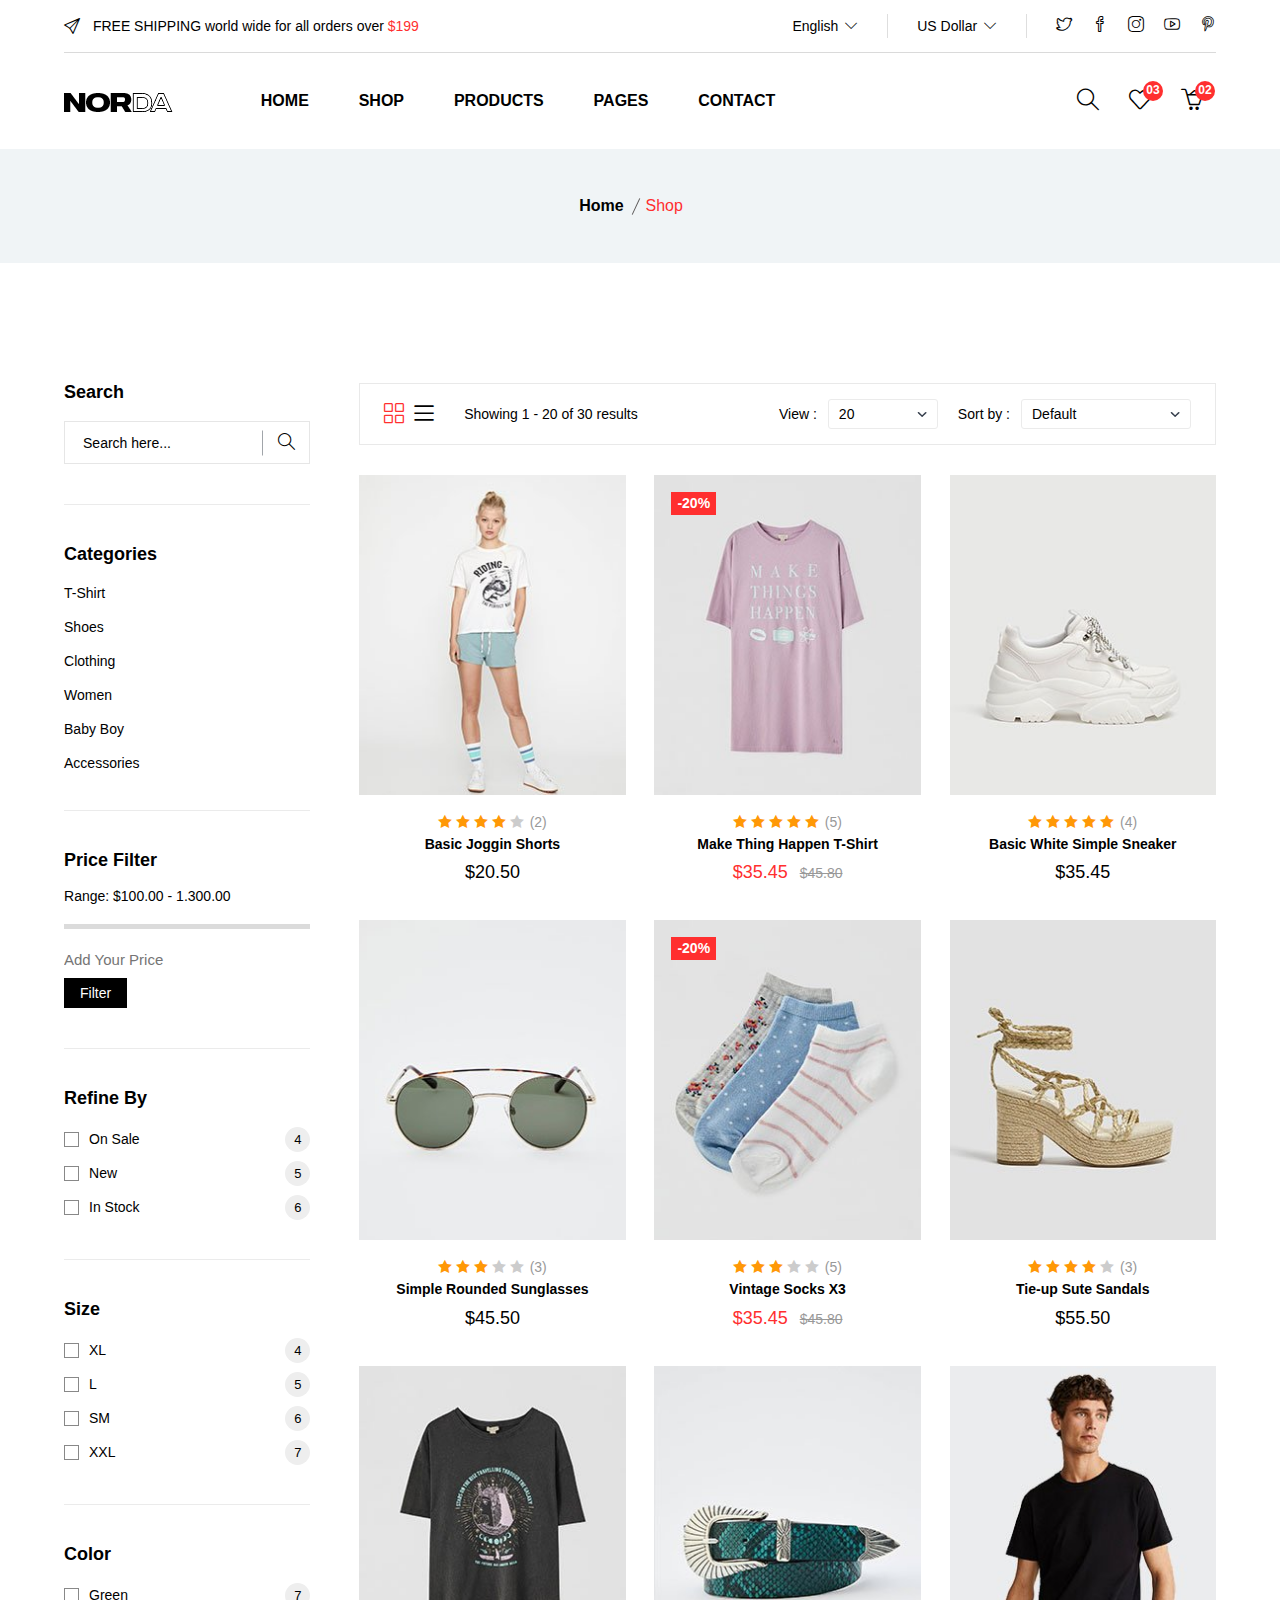
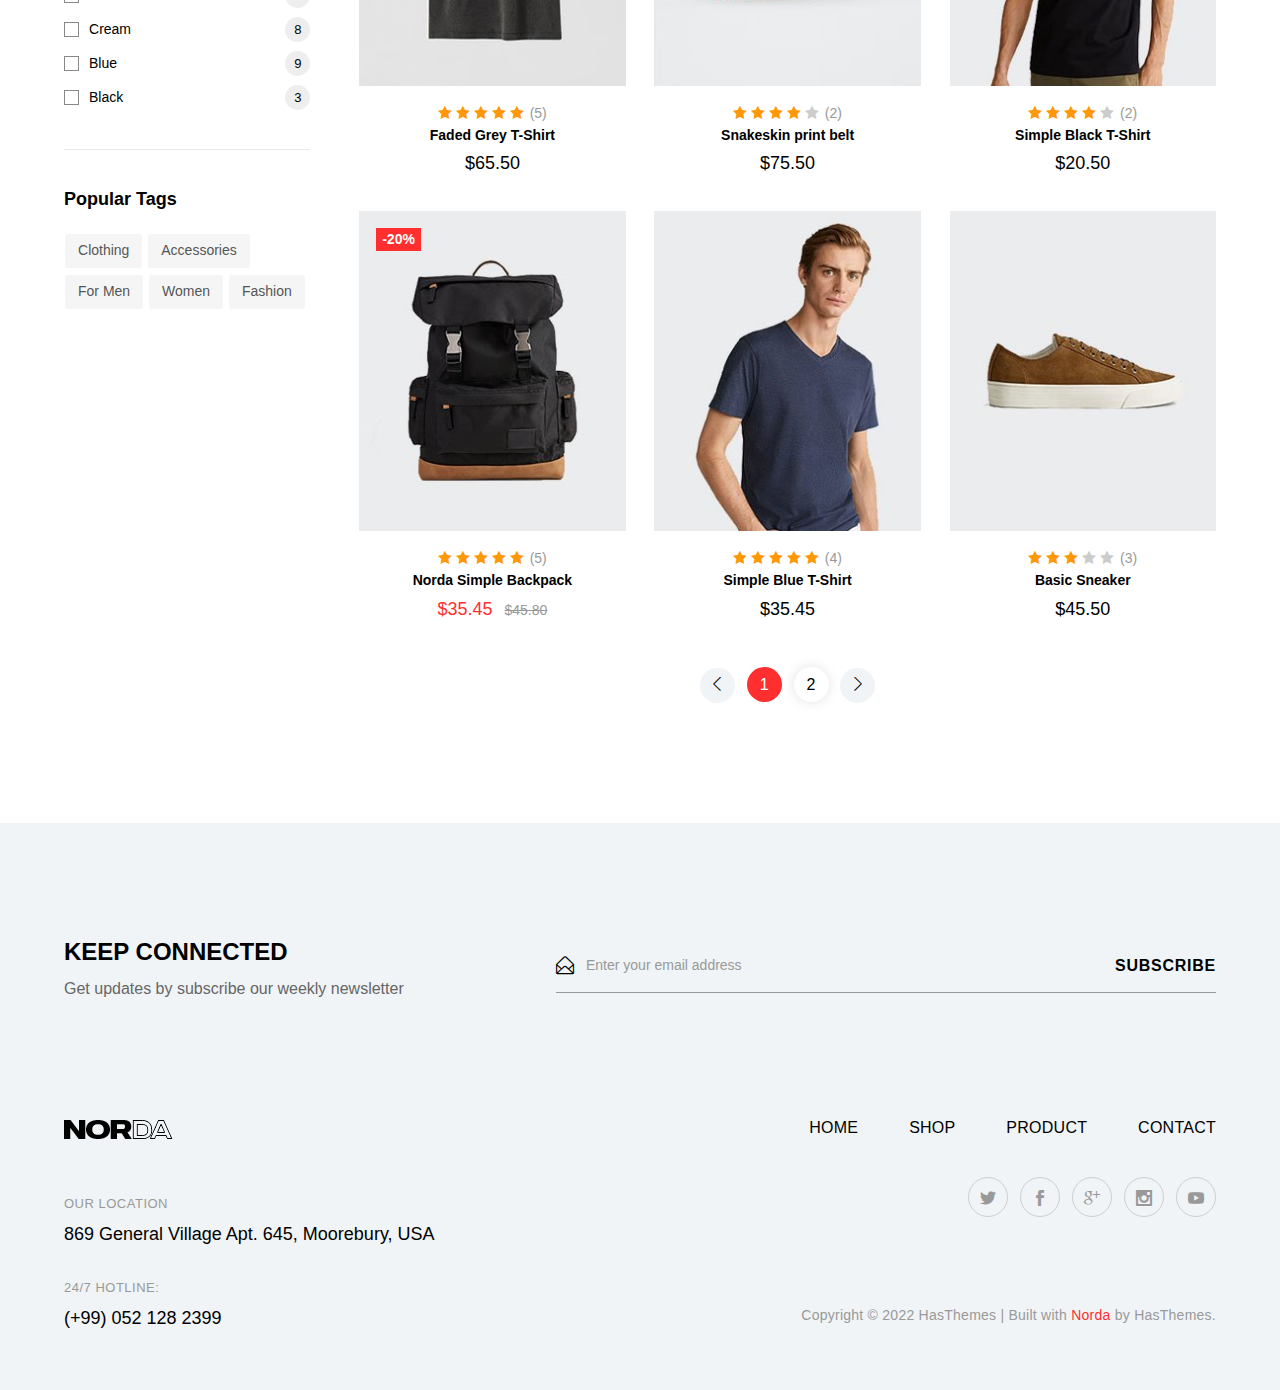
<file: norda/shop.html>
<!DOCTYPE html>
<html class="no-js" lang="zxx">

<head>
  <meta charset="utf-8" />
  <meta http-equiv="x-ua-compatible" content="ie=edge" />
  <title>Norda - Minimal eCommerce HTML Template</title>
  <meta name="robots" content="noindex, follow" />
  <meta name="description" content="" />
  <meta name="viewport" content="width=device-width, initial-scale=1, shrink-to-fit=no" />
  <!-- Favicon -->
  <link rel="shortcut icon" type="image/x-icon" href="assets/images/favicon.png" />

  <!-- All CSS is here
	============================================ -->

  <link rel="stylesheet" href="assets/css/vendor/bootstrap.min.css" />
  <link rel="stylesheet" href="assets/css/vendor/simple-line-icons.css" />
  <link rel="stylesheet" href="assets/css/vendor/elegant.css" />
  <link rel="stylesheet" href="assets/css/vendor/linear-icon.css" />
  <link rel="stylesheet" href="assets/css/plugins/nice-select.css" />
  <link rel="stylesheet" href="assets/css/plugins/easyzoom.css" />
  <link rel="stylesheet" href="assets/css/plugins/slick.css" />
  <link rel="stylesheet" href="assets/css/plugins/animate.css" />
  <link rel="stylesheet" href="assets/css/plugins/magnific-popup.css" />
  <link rel="stylesheet" href="assets/css/plugins/jquery-ui.css" />
  <link rel="stylesheet" href="assets/css/style.css" />
</head>

<body>
  <div class="main-wrapper">
    <header class="header-area">
      <div class="container">
        <div class="header-large-device">
          <div class="header-top header-top-ptb-1 border-bottom-1">
            <div class="row">
              <div class="col-xl-4 col-lg-5">
                <div class="header-offer-wrap">
                  <p>
                    <i class="icon-paper-plane"></i> FREE SHIPPING world wide for all orders over
                    <span>$199</span>
                  </p>
                </div>
              </div>
              <div class="col-xl-8 col-lg-7">
                <div class="header-top-right">
                  <div class="same-style-wrap">
                    <div class="same-style same-style-border language-wrap">
                      <a class="language-dropdown-active" href="#">English <i class="icon-arrow-down"></i></a>
                      <div class="language-dropdown">
                        <ul>
                          <li><a href="#">English</a></li>
                          <li><a href="#">French</a></li>
                          <li><a href="#">German</a></li>
                          <li><a href="#">Spanish</a></li>
                        </ul>
                      </div>
                    </div>
                    <div class="same-style same-style-border currency-wrap">
                      <a class="currency-dropdown-active" href="#">US Dollar <i class="icon-arrow-down"></i></a>
                      <div class="currency-dropdown">
                        <ul>
                          <li><a href="#">USD</a></li>
                          <li><a href="#">EUR</a></li>
                          <li><a href="#">Real</a></li>
                          <li><a href="#">BDT</a></li>
                        </ul>
                      </div>
                    </div>
                  </div>
                  <div class="social-style-1 social-style-1-mrg">
                    <a href="#"><i class="icon-social-twitter"></i></a>
                    <a href="#"><i class="icon-social-facebook"></i></a>
                    <a href="#"><i class="icon-social-instagram"></i></a>
                    <a href="#"><i class="icon-social-youtube"></i></a>
                    <a href="#"><i class="icon-social-pinterest"></i></a>
                  </div>
                </div>
              </div>
            </div>
          </div>
          <div class="header-bottom">
            <div class="row align-items-center">
              <div class="col-xl-2 col-lg-2">
                <div class="logo">
                  <a href="index.html"><img src="assets/images/logo/logo.png" alt="logo" /></a>
                </div>
              </div>
              <div class="col-xl-8 col-lg-7">
                <div class="main-menu main-menu-padding-1 main-menu-lh-1">
                  <nav>
                    <ul>
                      <li><a href="index.html">HOME </a></li>
                      <li><a href="shop.html">SHOP </a></li>
                      <li><a href="product-details-2.html">PRODUCTS </a></li>
                      <li>
                        <a href="#">PAGES </a>
                        <ul class="sub-menu-style">
                          <li><a href="cart.html">cart page</a></li>
                          <li><a href="checkout.html">checkout </a></li>
                          <li><a href="my-account.html">my account</a></li>
                          <li><a href="wishlist.html">wishlist </a></li>
                          <li><a href="compare.html">compare </a></li>
                          <li><a href="contact.html">contact us </a></li>
                        </ul>
                      </li>
                      <li><a href="contact.html">CONTACT </a></li>
                    </ul>
                  </nav>
                </div>
              </div>
              <div class="col-xl-2 col-lg-3">
                <div class="header-action header-action-flex header-action-mrg-right">
                  <div class="same-style-2 header-search-1">
                    <a class="search-toggle" href="#">
                      <i class="icon-magnifier s-open"></i>
                      <i class="icon_close s-close"></i>
                    </a>
                    <div class="search-wrap-1">
                      <form action="#">
                        <input placeholder="Search products…" type="text" />
                        <button class="button-search"><i class="icon-magnifier"></i></button>
                      </form>
                    </div>
                  </div>
                  <div class="same-style-2">
                    <a href="wishlist.html"><i class="icon-heart"></i><span class="pro-count red">03</span></a>
                  </div>
                  <div class="same-style-2 header-cart">
                    <a class="cart-active" href="#"> <i class="icon-basket-loaded"></i><span
                        class="pro-count red">02</span> </a>
                  </div>
                </div>
              </div>
            </div>
          </div>
        </div>
        <div class="header-small-device small-device-ptb-1">
          <div class="row align-items-center">
            <div class="col-5">
              <div class="mobile-logo">
                <a href="index.html">
                  <img alt="" src="assets/images/logo/logo.png" />
                </a>
              </div>
            </div>
            <div class="col-7">
              <div class="header-action header-action-flex">
                <div class="same-style-2">
                  <a href="wishlist.html"><i class="icon-heart"></i><span class="pro-count red">03</span></a>
                </div>
                <div class="same-style-2 header-cart">
                  <a class="cart-active" href="#"> <i class="icon-basket-loaded"></i><span
                      class="pro-count red">02</span> </a>
                </div>
                <div class="same-style-2 main-menu-icon">
                  <a class="mobile-header-button-active" href="#"><i class="icon-menu"></i> </a>
                </div>
              </div>
            </div>
          </div>
        </div>
      </div>
    </header>
    <!-- Mobile menu start -->
    <div class="mobile-header-active mobile-header-wrapper-style">
      <div class="clickalbe-sidebar-wrap">
        <a class="sidebar-close"><i class="icon_close"></i></a>
        <div class="mobile-header-content-area">
          <div class="header-offer-wrap mobile-header-padding-border-4">
            <p>
              <i class="icon-paper-plane"></i> FREE SHIPPING world wide for all orders over
              <span>$199</span>
            </p>
          </div>
          <div class="mobile-search mobile-header-padding-border-1">
            <form class="search-form" action="#">
              <input type="text" placeholder="Search here…" />
              <button class="button-search"><i class="icon-magnifier"></i></button>
            </form>
          </div>
          <div class="mobile-menu-wrap mobile-header-padding-border-2">
            <!-- mobile menu start -->
            <nav>
              <ul class="mobile-menu">
                <li class="menu-item-has-children"><a href="index.html">Home</a></li>
                <li class="menu-item-has-children"><a href="shop.html">Shop</a></li>
                <li class="menu-item-has-children"><a href="product-details-2.html">Products</a></li>
                <li class="menu-item-has-children">
                  <a href="#">Pages</a>
                  <ul class="dropdown">
                    <li><a href="cart.html">cart page</a></li>
                    <li><a href="checkout.html">checkout </a></li>
                    <li><a href="my-account.html">my account</a></li>
                    <li><a href="wishlist.html">wishlist </a></li>
                    <li><a href="compare.html">compare </a></li>
                    <li><a href="contact.html">contact us </a></li>
                  </ul>
                </li>
                <li><a href="contact.html">Contact us</a></li>
              </ul>
            </nav>
            <!-- mobile menu end -->
          </div>
          <div class="mobile-header-info-wrap mobile-header-padding-border-3">
            <div class="single-mobile-header-info">
              <a class="mobile-language-active" href="#">Language <span><i class="icon-arrow-down"></i></span></a>
              <div class="lang-curr-dropdown lang-dropdown-active">
                <ul>
                  <li><a href="#">English</a></li>
                  <li><a href="#">French</a></li>
                  <li><a href="#">German</a></li>
                  <li><a href="#">Spanish</a></li>
                </ul>
              </div>
            </div>
            <div class="single-mobile-header-info">
              <a class="mobile-currency-active" href="#">Currency <span><i class="icon-arrow-down"></i></span></a>
              <div class="lang-curr-dropdown curr-dropdown-active">
                <ul>
                  <li><a href="#">USD</a></li>
                  <li><a href="#">EUR</a></li>
                  <li><a href="#">Real</a></li>
                  <li><a href="#">BDT</a></li>
                </ul>
              </div>
            </div>
          </div>
          <div class="mobile-contact-info mobile-header-padding-border-4">
            <ul>
              <li><i class="icon-phone"></i> (+612) 2531 5600</li>
              <li><i class="icon-envelope-open"></i> norda@domain.com</li>
              <li><i class="icon-home"></i> PO Box 1622 Colins Street West Australia</li>
            </ul>
          </div>
          <div class="mobile-social-icon">
            <a class="facebook" href="#"><i class="icon-social-facebook"></i></a>
            <a class="twitter" href="#"><i class="icon-social-twitter"></i></a>
            <a class="pinterest" href="#"><i class="icon-social-pinterest"></i></a>
            <a class="instagram" href="#"><i class="icon-social-instagram"></i></a>
          </div>
        </div>
      </div>
    </div>
    <!-- mini cart start -->
    <div class="sidebar-cart-active">
      <div class="sidebar-cart-all">
        <a class="cart-close" href="#"><i class="icon_close"></i></a>
        <div class="cart-content">
          <h3>Shopping Cart</h3>
          <ul>
            <li class="single-product-cart">
              <div class="cart-img">
                <a href="#"><img src="assets/images/cart/cart-1.jpg" alt="" /></a>
              </div>
              <div class="cart-title">
                <h4><a href="#">Simple Black T-Shirt</a></h4>
                <span> 1 × $49.00 </span>
              </div>
              <div class="cart-delete">
                <a href="#">×</a>
              </div>
            </li>
            <li class="single-product-cart">
              <div class="cart-img">
                <a href="#"><img src="assets/images/cart/cart-2.jpg" alt="" /></a>
              </div>
              <div class="cart-title">
                <h4><a href="#">Norda Backpack</a></h4>
                <span> 1 × $49.00 </span>
              </div>
              <div class="cart-delete">
                <a href="#">×</a>
              </div>
            </li>
          </ul>
          <div class="cart-total">
            <h4>Subtotal: <span>$170.00</span></h4>
          </div>
          <div class="cart-checkout-btn">
            <a class="btn-hover cart-btn-style" href="cart.html">view cart</a>
            <a class="no-mrg btn-hover cart-btn-style" href="checkout.html">checkout</a>
          </div>
        </div>
      </div>
    </div>
    <div class="breadcrumb-area bg-gray">
      <div class="container">
        <div class="breadcrumb-content text-center">
          <ul>
            <li>
              <a href="index.html">Home</a>
            </li>
            <li class="active">Shop</li>
          </ul>
        </div>
      </div>
    </div>
    <div class="shop-area pt-120 pb-120">
      <div class="container">
        <div class="row flex-row-reverse">
          <div class="col-lg-9">
            <div class="shop-topbar-wrapper">
              <div class="shop-topbar-left">
                <div class="view-mode nav">
                  <a class="active" href="#shop-1" data-bs-toggle="tab"><i class="icon-grid"></i></a>
                  <a href="#shop-2" data-bs-toggle="tab"><i class="icon-menu"></i></a>
                </div>
                <p>Showing 1 - 20 of 30 results</p>
              </div>
              <div class="product-sorting-wrapper">
                <div class="product-shorting shorting-style">
                  <label>View :</label>
                  <select>
                    <option value="">20</option>
                    <option value="">23</option>
                    <option value="">30</option>
                  </select>
                </div>
                <div class="product-show shorting-style">
                  <label>Sort by :</label>
                  <select>
                    <option value="">Default</option>
                    <option value="">Name</option>
                    <option value="">price</option>
                  </select>
                </div>
              </div>
            </div>
            <div class="shop-bottom-area">
              <div class="tab-content jump">
                <div id="shop-1" class="tab-pane active">
                  <div class="row">
                    <div class="col-xl-4 col-lg-4 col-md-6 col-sm-6 col-12">
                      <div class="single-product-wrap mb-35">
                        <div class="product-img product-img-zoom mb-15">
                          <a href="product-details-2.html">
                            <img src="assets/images/product/product-13.jpg" alt="" />
                          </a>
                          <div class="product-action-2 tooltip-style-2">
                            <button class="Wishlist" id="1"><i class="icon-heart"></i></button>
                            <button title="Quick View" data-bs-toggle="modal" data-bs-target="#exampleModal"><i
                                class="icon-size-fullscreen icons"></i></button>
                            <button title="Compare"><i class="icon-refresh"></i></button>
                          </div>
                        </div>
                        <div class="product-content-wrap-2 text-center">
                          <div class="product-rating-wrap">
                            <div class="product-rating">
                              <i class="icon_star"></i>
                              <i class="icon_star"></i>
                              <i class="icon_star"></i>
                              <i class="icon_star"></i>
                              <i class="icon_star gray"></i>
                            </div>
                            <span>(2)</span>
                          </div>
                          <h3><a href="product-details-2.html">Basic Joggin Shorts</a></h3>
                          <div class="product-price-2">
                            <span>$20.50</span>
                          </div>
                        </div>
                        <div class="product-content-wrap-2 product-content-position text-center">
                          <div class="product-rating-wrap">
                            <div class="product-rating">
                              <i class="icon_star"></i>
                              <i class="icon_star"></i>
                              <i class="icon_star"></i>
                              <i class="icon_star"></i>
                              <i class="icon_star gray"></i>
                            </div>
                            <span>(2)</span>
                          </div>
                          <h3><a href="product-details-2.html">Basic Joggin Shorts</a></h3>
                          <div class="product-price-2">
                            <span>$20.50</span>
                          </div>
                          <div class="pro-add-to-cart">
                            <button title="Add to Cart">Add To Cart</button>
                          </div>
                        </div>
                      </div>
                    </div>
                    <div class="col-xl-4 col-lg-4 col-md-6 col-sm-6 col-12">
                      <div class="single-product-wrap mb-35">
                        <div class="product-img product-img-zoom mb-15">
                          <a href="product-details-2.html">
                            <img src="assets/images/product/product-14.jpg" alt="" />
                          </a>
                          <span class="pro-badge left bg-red">-20%</span>
                          <div class="product-action-2 tooltip-style-2">
                            <button onclick="" class="Wishlist" id="2"><i class="icon-heart"></i></button>
                            <button title="Quick View" data-bs-toggle="modal" data-bs-target="#exampleModal"><i
                                class="icon-size-fullscreen icons"></i></button>
                            <button title="Compare"><i class="icon-refresh"></i></button>
                          </div>
                        </div>
                        <div class="product-content-wrap-2 text-center">
                          <div class="product-rating-wrap">
                            <div class="product-rating">
                              <i class="icon_star"></i>
                              <i class="icon_star"></i>
                              <i class="icon_star"></i>
                              <i class="icon_star"></i>
                              <i class="icon_star"></i>
                            </div>
                            <span>(5)</span>
                          </div>
                          <h3><a href="product-details-2.html">Make Thing Happen T-Shirt</a></h3>
                          <div class="product-price-2">
                            <span class="new-price">$35.45</span>
                            <span class="old-price">$45.80</span>
                          </div>
                        </div>
                        <div class="product-content-wrap-2 product-content-position text-center">
                          <div class="product-rating-wrap">
                            <div class="product-rating">
                              <i class="icon_star"></i>
                              <i class="icon_star"></i>
                              <i class="icon_star"></i>
                              <i class="icon_star"></i>
                              <i class="icon_star"></i>
                            </div>
                            <span>(5)</span>
                          </div>
                          <h3><a href="product-details-2.html">Make Thing Happen T-Shirt</a></h3>
                          <div class="product-price-2">
                            <span class="new-price">$35.45</span>
                            <span class="old-price">$45.80</span>
                          </div>
                          <div class="pro-add-to-cart">
                            <button title="Add to Cart">Add To Cart</button>
                          </div>
                        </div>
                      </div>
                    </div>
                    <div class="col-xl-4 col-lg-4 col-md-6 col-sm-6 col-12">
                      <div class="single-product-wrap mb-35">
                        <div class="product-img product-img-zoom mb-15">
                          <a href="product-details-2.html">
                            <img src="assets/images/product/product-15.jpg" alt="" />
                          </a>
                          <div class="product-action-2 tooltip-style-2">
                            <button class="Wishlist" id="3"><i class="icon-heart"></i></button>
                            <button title="Quick View" data-bs-toggle="modal" data-bs-target="#exampleModal"><i
                                class="icon-size-fullscreen icons"></i></button>
                            <button title="Compare"><i class="icon-refresh"></i></button>
                          </div>
                        </div>
                        <div class="product-content-wrap-2 text-center">
                          <div class="product-rating-wrap">
                            <div class="product-rating">
                              <i class="icon_star"></i>
                              <i class="icon_star"></i>
                              <i class="icon_star"></i>
                              <i class="icon_star"></i>
                              <i class="icon_star"></i>
                            </div>
                            <span>(4)</span>
                          </div>
                          <h3><a href="product-details-2.html">Basic White Simple Sneaker</a></h3>
                          <div class="product-price-2">
                            <span>$35.45</span>
                          </div>
                        </div>
                        <div class="product-content-wrap-2 product-content-position text-center">
                          <div class="product-rating-wrap">
                            <div class="product-rating">
                              <i class="icon_star"></i>
                              <i class="icon_star"></i>
                              <i class="icon_star"></i>
                              <i class="icon_star"></i>
                              <i class="icon_star"></i>
                            </div>
                            <span>(4)</span>
                          </div>
                          <h3><a href="product-details-2.html">Basic White Simple Sneaker</a></h3>
                          <div class="product-price-2">
                            <span>$35.45</span>
                          </div>
                          <div class="pro-add-to-cart">
                            <button title="Add to Cart">Add To Cart</button>
                          </div>
                        </div>
                      </div>
                    </div>
                    <div class="col-xl-4 col-lg-4 col-md-6 col-sm-6 col-12">
                      <div class="single-product-wrap mb-35">
                        <div class="product-img product-img-zoom mb-15">
                          <a href="product-details-2.html">
                            <img src="assets/images/product/product-16.jpg" alt="" />
                          </a>
                          <div class="product-action-2 tooltip-style-2">
                            <button class="Wishlist" id="4"><i class="icon-heart"></i></button>
                            <button title="Quick View" data-bs-toggle="modal" data-bs-target="#exampleModal"><i
                                class="icon-size-fullscreen icons"></i></button>
                            <button title="Compare"><i class="icon-refresh"></i></button>
                          </div>
                        </div>
                        <div class="product-content-wrap-2 text-center">
                          <div class="product-rating-wrap">
                            <div class="product-rating">
                              <i class="icon_star"></i>
                              <i class="icon_star"></i>
                              <i class="icon_star"></i>
                              <i class="icon_star gray"></i>
                              <i class="icon_star gray"></i>
                            </div>
                            <span>(3)</span>
                          </div>
                          <h3><a href="product-details-2.html">Simple Rounded Sunglasses</a></h3>
                          <div class="product-price-2">
                            <span>$45.50</span>
                          </div>
                        </div>
                        <div class="product-content-wrap-2 product-content-position text-center">
                          <div class="product-rating-wrap">
                            <div class="product-rating">
                              <i class="icon_star"></i>
                              <i class="icon_star"></i>
                              <i class="icon_star"></i>
                              <i class="icon_star gray"></i>
                              <i class="icon_star gray"></i>
                            </div>
                            <span>(3)</span>
                          </div>
                          <h3><a href="product-details-2.html">Simple Rounded Sunglasses</a></h3>
                          <div class="product-price-2">
                            <span>$45.50</span>
                          </div>
                          <div class="pro-add-to-cart">
                            <button title="Add to Cart">Add To Cart</button>
                          </div>
                        </div>
                      </div>
                    </div>
                    <div class="col-xl-4 col-lg-4 col-md-6 col-sm-6 col-12">
                      <div class="single-product-wrap mb-35">
                        <div class="product-img product-img-zoom mb-15">
                          <a href="product-details-2.html">
                            <img src="assets/images/product/product-17.jpg" alt="" />
                          </a>
                          <span class="pro-badge left bg-red">-20%</span>
                          <div class="product-action-2 tooltip-style-2">
                            <button class="Wishlist" id="5"><i class="icon-heart"></i></button>
                            <button title="Quick View" data-bs-toggle="modal" data-bs-target="#exampleModal"><i
                                class="icon-size-fullscreen icons"></i></button>
                            <button title="Compare"><i class="icon-refresh"></i></button>
                          </div>
                        </div>
                        <div class="product-content-wrap-2 text-center">
                          <div class="product-rating-wrap">
                            <div class="product-rating">
                              <i class="icon_star"></i>
                              <i class="icon_star"></i>
                              <i class="icon_star"></i>
                              <i class="icon_star gray"></i>
                              <i class="icon_star gray"></i>
                            </div>
                            <span>(5)</span>
                          </div>
                          <h3><a href="product-details-2.html">Vintage Socks X3</a></h3>
                          <div class="product-price-2">
                            <span class="new-price">$35.45</span>
                            <span class="old-price">$45.80</span>
                          </div>
                        </div>
                        <div class="product-content-wrap-2 product-content-position text-center">
                          <div class="product-rating-wrap">
                            <div class="product-rating">
                              <i class="icon_star"></i>
                              <i class="icon_star"></i>
                              <i class="icon_star"></i>
                              <i class="icon_star gray"></i>
                              <i class="icon_star gray"></i>
                            </div>
                            <span>(5)</span>
                          </div>
                          <h3><a href="product-details-2.html">Vintage Socks X3</a></h3>
                          <div class="product-price-2">
                            <span class="new-price">$35.45</span>
                            <span class="old-price">$45.80</span>
                          </div>
                          <div class="pro-add-to-cart">
                            <button title="Add to Cart">Add To Cart</button>
                          </div>
                        </div>
                      </div>
                    </div>
                    <div class="col-xl-4 col-lg-4 col-md-6 col-sm-6 col-12">
                      <div class="single-product-wrap mb-35">
                        <div class="product-img product-img-zoom mb-15">
                          <a href="product-details-2.html">
                            <img src="assets/images/product/product-18.jpg" alt="" />
                          </a>
                          <div class="product-action-2 tooltip-style-2">
                            <button class="Wishlist" id="6"><i class="icon-heart"></i></button>
                            <button title="Quick View" data-bs-toggle="modal" data-bs-target="#exampleModal"><i
                                class="icon-size-fullscreen icons"></i></button>
                            <button title="Compare"><i class="icon-refresh"></i></button>
                          </div>
                        </div>
                        <div class="product-content-wrap-2 text-center">
                          <div class="product-rating-wrap">
                            <div class="product-rating">
                              <i class="icon_star"></i>
                              <i class="icon_star"></i>
                              <i class="icon_star"></i>
                              <i class="icon_star"></i>
                              <i class="icon_star gray"></i>
                            </div>
                            <span>(3)</span>
                          </div>
                          <h3><a href="product-details-2.html">Tie-up Sute Sandals</a></h3>
                          <div class="product-price-2">
                            <span>$55.50</span>
                          </div>
                        </div>
                        <div class="product-content-wrap-2 product-content-position text-center">
                          <div class="product-rating-wrap">
                            <div class="product-rating">
                              <i class="icon_star"></i>
                              <i class="icon_star"></i>
                              <i class="icon_star"></i>
                              <i class="icon_star"></i>
                              <i class="icon_star gray"></i>
                            </div>
                            <span>(3)</span>
                          </div>
                          <h3><a href="product-details-2.html">Tie-up Sute Sandals</a></h3>
                          <div class="product-price-2">
                            <span>$55.50</span>
                          </div>
                          <div class="pro-add-to-cart">
                            <button title="Add to Cart">Add To Cart</button>
                          </div>
                        </div>
                      </div>
                    </div>
                    <div class="col-xl-4 col-lg-4 col-md-6 col-sm-6 col-12">
                      <div class="single-product-wrap mb-35">
                        <div class="product-img product-img-zoom mb-15">
                          <a href="product-details-2.html">
                            <img src="assets/images/product/product-19.jpg" alt="" />
                          </a>
                          <div class="product-action-2 tooltip-style-2">
                            <button class="Wishlist" id="7"><i class="icon-heart"></i></button>
                            <button title="Quick View" data-bs-toggle="modal" data-bs-target="#exampleModal"><i
                                class="icon-size-fullscreen icons"></i></button>
                            <button title="Compare"><i class="icon-refresh"></i></button>
                          </div>
                        </div>
                        <div class="product-content-wrap-2 text-center">
                          <div class="product-rating-wrap">
                            <div class="product-rating">
                              <i class="icon_star"></i>
                              <i class="icon_star"></i>
                              <i class="icon_star"></i>
                              <i class="icon_star"></i>
                              <i class="icon_star"></i>
                            </div>
                            <span>(5)</span>
                          </div>
                          <h3><a href="product-details-2.html">Faded Grey T-Shirt</a></h3>
                          <div class="product-price-2">
                            <span>$65.50</span>
                          </div>
                        </div>
                        <div class="product-content-wrap-2 product-content-position text-center">
                          <div class="product-rating-wrap">
                            <div class="product-rating">
                              <i class="icon_star"></i>
                              <i class="icon_star"></i>
                              <i class="icon_star"></i>
                              <i class="icon_star"></i>
                              <i class="icon_star"></i>
                            </div>
                            <span>(5)</span>
                          </div>
                          <h3><a href="product-details-2.html">Faded Grey T-Shirt</a></h3>
                          <div class="product-price-2">
                            <span>$65.50</span>
                          </div>
                          <div class="pro-add-to-cart">
                            <button title="Add to Cart">Add To Cart</button>
                          </div>
                        </div>
                      </div>
                    </div>
                    <div class="col-xl-4 col-lg-4 col-md-6 col-sm-6 col-12">
                      <div class="single-product-wrap mb-35">
                        <div class="product-img product-img-zoom mb-15">
                          <a href="product-details-2.html">
                            <img src="assets/images/product/product-20.jpg" alt="" />
                          </a>
                          <div class="product-action-2 tooltip-style-2">
                            <button class="Wishlist" id="8"><i class="icon-heart"></i></button>
                            <button title="Quick View" data-bs-toggle="modal" data-bs-target="#exampleModal"><i
                                class="icon-size-fullscreen icons"></i></button>
                            <button title="Compare"><i class="icon-refresh"></i></button>
                          </div>
                        </div>
                        <div class="product-content-wrap-2 text-center">
                          <div class="product-rating-wrap">
                            <div class="product-rating">
                              <i class="icon_star"></i>
                              <i class="icon_star"></i>
                              <i class="icon_star"></i>
                              <i class="icon_star"></i>
                              <i class="icon_star gray"></i>
                            </div>
                            <span>(2)</span>
                          </div>
                          <h3><a href="product-details-2.html">Snakeskin print belt</a></h3>
                          <div class="product-price-2">
                            <span>$75.50</span>
                          </div>
                        </div>
                        <div class="product-content-wrap-2 product-content-position text-center">
                          <div class="product-rating-wrap">
                            <div class="product-rating">
                              <i class="icon_star"></i>
                              <i class="icon_star"></i>
                              <i class="icon_star"></i>
                              <i class="icon_star"></i>
                              <i class="icon_star gray"></i>
                            </div>
                            <span>(2)</span>
                          </div>
                          <h3><a href="product-details-2.html">Snakeskin print belt</a></h3>
                          <div class="product-price-2">
                            <span>$75.50</span>
                          </div>
                          <div class="pro-add-to-cart">
                            <button title="Add to Cart">Add To Cart</button>
                          </div>
                        </div>
                      </div>
                    </div>
                    <div class="col-xl-4 col-lg-4 col-md-6 col-sm-6 col-12">
                      <div class="single-product-wrap mb-35">
                        <div class="product-img product-img-zoom mb-15">
                          <a href="product-details-2.html">
                            <img src="assets/images/product/product-95.jpg" alt="" />
                          </a>
                          <div class="product-action-2 tooltip-style-2">
                            <button class="Wishlist" id="9"><i class="icon-heart"></i></button>
                            <button title="Quick View" data-bs-toggle="modal" data-bs-target="#exampleModal"><i
                                class="icon-size-fullscreen icons"></i></button>
                            <button title="Compare"><i class="icon-refresh"></i></button>
                          </div>
                        </div>
                        <div class="product-content-wrap-2 text-center">
                          <div class="product-rating-wrap">
                            <div class="product-rating">
                              <i class="icon_star"></i>
                              <i class="icon_star"></i>
                              <i class="icon_star"></i>
                              <i class="icon_star"></i>
                              <i class="icon_star gray"></i>
                            </div>
                            <span>(2)</span>
                          </div>
                          <h3><a href="product-details-2.html">Simple Black T-Shirt</a></h3>
                          <div class="product-price-2">
                            <span>$20.50</span>
                          </div>
                        </div>
                        <div class="product-content-wrap-2 product-content-position text-center">
                          <div class="product-rating-wrap">
                            <div class="product-rating">
                              <i class="icon_star"></i>
                              <i class="icon_star"></i>
                              <i class="icon_star"></i>
                              <i class="icon_star"></i>
                              <i class="icon_star gray"></i>
                            </div>
                            <span>(2)</span>
                          </div>
                          <h3><a href="product-details-2.html">Simple Black T-Shirt</a></h3>
                          <div class="product-price-2">
                            <span>$20.50</span>
                          </div>
                          <div class="pro-add-to-cart">
                            <button title="Add to Cart">Add To Cart</button>
                          </div>
                        </div>
                      </div>
                    </div>
                    <div class="col-xl-4 col-lg-4 col-md-6 col-sm-6 col-12">
                      <div class="single-product-wrap mb-35">
                        <div class="product-img product-img-zoom mb-15">
                          <a href="product-details-2.html">
                            <img src="assets/images/product/product-96.jpg" alt="" />
                          </a>
                          <span class="pro-badge left bg-red">-20%</span>
                          <div class="product-action-2 tooltip-style-2">
                            <button class="Wishlist" id="10"><i class="icon-heart"></i></button>
                            <button title="Quick View" data-bs-toggle="modal" data-bs-target="#exampleModal"><i
                                class="icon-size-fullscreen icons"></i></button>
                            <button title="Compare"><i class="icon-refresh"></i></button>
                          </div>
                        </div>
                        <div class="product-content-wrap-2 text-center">
                          <div class="product-rating-wrap">
                            <div class="product-rating">
                              <i class="icon_star"></i>
                              <i class="icon_star"></i>
                              <i class="icon_star"></i>
                              <i class="icon_star"></i>
                              <i class="icon_star"></i>
                            </div>
                            <span>(5)</span>
                          </div>
                          <h3><a href="product-details-2.html">Norda Simple Backpack</a></h3>
                          <div class="product-price-2">
                            <span class="new-price">$35.45</span>
                            <span class="old-price">$45.80</span>
                          </div>
                        </div>
                        <div class="product-content-wrap-2 product-content-position text-center">
                          <div class="product-rating-wrap">
                            <div class="product-rating">
                              <i class="icon_star"></i>
                              <i class="icon_star"></i>
                              <i class="icon_star"></i>
                              <i class="icon_star"></i>
                              <i class="icon_star"></i>
                            </div>
                            <span>(5)</span>
                          </div>
                          <h3><a href="product-details-2.html">Norda Simple Backpack</a></h3>
                          <div class="product-price-2">
                            <span class="new-price">$35.45</span>
                            <span class="old-price">$45.80</span>
                          </div>
                          <div class="pro-add-to-cart">
                            <button title="Add to Cart">Add To Cart</button>
                          </div>
                        </div>
                      </div>
                    </div>
                    <div class="col-xl-4 col-lg-4 col-md-6 col-sm-6 col-12">
                      <div class="single-product-wrap mb-35">
                        <div class="product-img product-img-zoom mb-15">
                          <a href="product-details-2.html">
                            <img src="assets/images/product/product-97.jpg" alt="" />
                          </a>
                          <div class="product-action-2 tooltip-style-2">
                            <button class="Wishlist" id="11"><i class="icon-heart"></i></button>
                            <button title="Quick View" data-bs-toggle="modal" data-bs-target="#exampleModal"><i
                                class="icon-size-fullscreen icons"></i></button>
                            <button title="Compare"><i class="icon-refresh"></i></button>
                          </div>
                        </div>
                        <div class="product-content-wrap-2 text-center">
                          <div class="product-rating-wrap">
                            <div class="product-rating">
                              <i class="icon_star"></i>
                              <i class="icon_star"></i>
                              <i class="icon_star"></i>
                              <i class="icon_star"></i>
                              <i class="icon_star"></i>
                            </div>
                            <span>(4)</span>
                          </div>
                          <h3><a href="product-details-2.html">Simple Blue T-Shirt</a></h3>
                          <div class="product-price-2">
                            <span>$35.45</span>
                          </div>
                        </div>
                        <div class="product-content-wrap-2 product-content-position text-center">
                          <div class="product-rating-wrap">
                            <div class="product-rating">
                              <i class="icon_star"></i>
                              <i class="icon_star"></i>
                              <i class="icon_star"></i>
                              <i class="icon_star"></i>
                              <i class="icon_star"></i>
                            </div>
                            <span>(4)</span>
                          </div>
                          <h3><a href="product-details-2.html">Simple Blue T-Shirt</a></h3>
                          <div class="product-price-2">
                            <span>$35.45</span>
                          </div>
                          <div class="pro-add-to-cart">
                            <button title="Add to Cart">Add To Cart</button>
                          </div>
                        </div>
                      </div>
                    </div>
                    <div class="col-xl-4 col-lg-4 col-md-6 col-sm-6 col-12">
                      <div class="single-product-wrap mb-35">
                        <div class="product-img product-img-zoom mb-15">
                          <a href="product-details-2.html">
                            <img src="assets/images/product/product-99.jpg" alt="" />
                          </a>
                          <div class="product-action-2 tooltip-style-2">
                            <button class="Wishlist" id="12"><i class="icon-heart"></i></button>
                            <button title="Quick View" data-bs-toggle="modal" data-bs-target="#exampleModal"><i
                                class="icon-size-fullscreen icons"></i></button>
                            <button title="Compare"><i class="icon-refresh"></i></button>
                          </div>
                        </div>
                        <div class="product-content-wrap-2 text-center">
                          <div class="product-rating-wrap">
                            <div class="product-rating">
                              <i class="icon_star"></i>
                              <i class="icon_star"></i>
                              <i class="icon_star"></i>
                              <i class="icon_star gray"></i>
                              <i class="icon_star gray"></i>
                            </div>
                            <span>(3)</span>
                          </div>
                          <h3><a href="product-details-2.html">Basic Sneaker</a></h3>
                          <div class="product-price-2">
                            <span>$45.50</span>
                          </div>
                        </div>
                        <div class="product-content-wrap-2 product-content-position text-center">
                          <div class="product-rating-wrap">
                            <div class="product-rating">
                              <i class="icon_star"></i>
                              <i class="icon_star"></i>
                              <i class="icon_star"></i>
                              <i class="icon_star gray"></i>
                              <i class="icon_star gray"></i>
                            </div>
                            <span>(3)</span>
                          </div>
                          <h3><a href="product-details-2.html">Basic Sneaker</a></h3>
                          <div class="product-price-2">
                            <span>$45.50</span>
                          </div>
                          <div class="pro-add-to-cart">
                            <button title="Add to Cart">Add To Cart</button>
                          </div>
                        </div>
                      </div>
                    </div>
                  </div>
                </div>
                <div id="shop-2" class="tab-pane">
                  <div class="shop-list-wrap mb-30">
                    <div class="row">
                      <div class="col-xl-4 col-lg-5 col-md-6 col-sm-6">
                        <div class="product-list-img">
                          <a href="product-details-2.html">
                            <img src="assets/images/product/product-13.jpg" alt="Product Style" />
                          </a>
                          <div class="product-list-quickview">
                            <button title="Quick View" data-bs-toggle="modal" data-bs-target="#exampleModal"><i
                                class="icon-size-fullscreen icons"></i></button>
                          </div>
                        </div>
                      </div>
                      <div class="col-xl-8 col-lg-7 col-md-6 col-sm-6">
                        <div class="shop-list-content">
                          <h3><a href="product-details-2.html">Basic Joggin Shorts</a></h3>
                          <div class="pro-list-price">
                            <span class="new-price">$35.45</span>
                            <span class="old-price">$45.80</span>
                          </div>
                          <div class="product-list-rating-wrap">
                            <div class="product-list-rating">
                              <i class="icon_star"></i>
                              <i class="icon_star"></i>
                              <i class="icon_star"></i>
                              <i class="icon_star gray"></i>
                              <i class="icon_star gray"></i>
                            </div>
                            <span>(3)</span>
                          </div>
                          <p>
                            Lorem ipsum dolor sit amet, consectetur adipic it, sed do eiusmod tempor labor incididunt ut
                            et dolore magna aliqua. Ut enim ad minim veniam, quis
                            nostrud exercitation ullamco laboris nisi ut aliquip.
                          </p>
                          <div class="product-list-action">
                            <button title="Add To Cart"><i class="icon-basket-loaded"></i></button>
                            <button class="Wishlist" id="13"><i class="icon-heart"></i></button>
                            <button title="Compare"><i class="icon-refresh"></i></button>
                          </div>
                        </div>
                      </div>
                    </div>
                  </div>
                  <div class="shop-list-wrap mb-30">
                    <div class="row">
                      <div class="col-xl-4 col-lg-5 col-md-6 col-sm-6">
                        <div class="product-list-img">
                          <a href="product-details-2.html">
                            <img src="assets/images/product/product-14.jpg" alt="Product Style" />
                          </a>
                          <div class="product-list-quickview">
                            <button title="Quick View" data-bs-toggle="modal" data-bs-target="#exampleModal"><i
                                class="icon-size-fullscreen icons"></i></button>
                          </div>
                        </div>
                      </div>
                      <div class="col-xl-8 col-lg-7 col-md-6 col-sm-6">
                        <div class="shop-list-content">
                          <h3><a href="product-details-2.html">Make Thing Happen T-Shirt</a></h3>
                          <div class="pro-list-price">
                            <span class="new-price">$35.45</span>
                            <span class="old-price">$45.80</span>
                          </div>
                          <div class="product-list-rating-wrap">
                            <div class="product-list-rating">
                              <i class="icon_star"></i>
                              <i class="icon_star"></i>
                              <i class="icon_star"></i>
                              <i class="icon_star gray"></i>
                              <i class="icon_star gray"></i>
                            </div>
                            <span>(3)</span>
                          </div>
                          <p>
                            Lorem ipsum dolor sit amet, consectetur adipic it, sed do eiusmod tempor labor incididunt ut
                            et dolore magna aliqua. Ut enim ad minim veniam, quis
                            nostrud exercitation ullamco laboris nisi ut aliquip.
                          </p>
                          <div class="product-list-action">
                            <button title="Add To Cart"><i class="icon-basket-loaded"></i></button>
                            <button class="Wishlist" id="14"><i class="icon-heart"></i></button>
                            <button title="Compare"><i class="icon-refresh"></i></button>
                          </div>
                        </div>
                      </div>
                    </div>
                  </div>
                  <div class="shop-list-wrap mb-30">
                    <div class="row">
                      <div class="col-xl-4 col-lg-5 col-md-6 col-sm-6">
                        <div class="product-list-img">
                          <a href="product-details-2.html">
                            <img src="assets/images/product/product-15.jpg" alt="Product Style" />
                          </a>
                          <div class="product-list-quickview">
                            <button title="Quick View" data-bs-toggle="modal" data-bs-target="#exampleModal"><i
                                class="icon-size-fullscreen icons"></i></button>
                          </div>
                        </div>
                      </div>
                      <div class="col-xl-8 col-lg-7 col-md-6 col-sm-6">
                        <div class="shop-list-content">
                          <h3><a href="product-details-2.html">Basic White Simple Sneaker</a></h3>
                          <div class="pro-list-price">
                            <span class="new-price">$35.45</span>
                            <span class="old-price">$45.80</span>
                          </div>
                          <div class="product-list-rating-wrap">
                            <div class="product-list-rating">
                              <i class="icon_star"></i>
                              <i class="icon_star"></i>
                              <i class="icon_star"></i>
                              <i class="icon_star gray"></i>
                              <i class="icon_star gray"></i>
                            </div>
                            <span>(3)</span>
                          </div>
                          <p>
                            Lorem ipsum dolor sit amet, consectetur adipic it, sed do eiusmod tempor labor incididunt ut
                            et dolore magna aliqua. Ut enim ad minim veniam, quis
                            nostrud exercitation ullamco laboris nisi ut aliquip.
                          </p>
                          <div class="product-list-action">
                            <button title="Add To Cart"><i class="icon-basket-loaded"></i></button>
                            <button class="Wishlist" id="15"><i class="icon-heart"></i></button>
                            <button title="Compare"><i class="icon-refresh"></i></button>
                          </div>
                        </div>
                      </div>
                    </div>
                  </div>
                  <div class="shop-list-wrap mb-30">
                    <div class="row">
                      <div class="col-xl-4 col-lg-5 col-md-6 col-sm-6">
                        <div class="product-list-img">
                          <a href="product-details-2.html">
                            <img src="assets/images/product/product-16.jpg" alt="Product Style" />
                          </a>
                          <div class="product-list-quickview">
                            <button title="Quick View" data-bs-toggle="modal" data-bs-target="#exampleModal"><i
                                class="icon-size-fullscreen icons"></i></button>
                          </div>
                        </div>
                      </div>
                      <div class="col-xl-8 col-lg-7 col-md-6 col-sm-6">
                        <div class="shop-list-content">
                          <h3><a href="product-details-2.html">Simple Rounded Sunglasses</a></h3>
                          <div class="pro-list-price">
                            <span class="new-price">$35.45</span>
                            <span class="old-price">$45.80</span>
                          </div>
                          <div class="product-list-rating-wrap">
                            <div class="product-list-rating">
                              <i class="icon_star"></i>
                              <i class="icon_star"></i>
                              <i class="icon_star"></i>
                              <i class="icon_star gray"></i>
                              <i class="icon_star gray"></i>
                            </div>
                            <span>(3)</span>
                          </div>
                          <p>
                            Lorem ipsum dolor sit amet, consectetur adipic it, sed do eiusmod tempor labor incididunt ut
                            et dolore magna aliqua. Ut enim ad minim veniam, quis
                            nostrud exercitation ullamco laboris nisi ut aliquip.
                          </p>
                          <div class="product-list-action">
                            <button title="Add To Cart"><i class="icon-basket-loaded"></i></button>
                            <button class="Wishlist" id="16"><i class="icon-heart"></i></button>
                            <button title="Compare"><i class="icon-refresh"></i></button>
                          </div>
                        </div>
                      </div>
                    </div>
                  </div>
                  <div class="shop-list-wrap mb-30">
                    <div class="row">
                      <div class="col-xl-4 col-lg-5 col-md-6 col-sm-6">
                        <div class="product-list-img">
                          <a href="product-details-2.html">
                            <img src="assets/images/product/product-17.jpg" alt="Product Style" />
                          </a>
                          <div class="product-list-quickview">
                            <button title="Quick View" data-bs-toggle="modal" data-bs-target="#exampleModal"><i
                                class="icon-size-fullscreen icons"></i></button>
                          </div>
                        </div>
                      </div>
                      <div class="col-xl-8 col-lg-7 col-md-6 col-sm-6">
                        <div class="shop-list-content">
                          <h3><a href="product-details-2.html">Vintage Socks X3</a></h3>
                          <div class="pro-list-price">
                            <span class="new-price">$35.45</span>
                            <span class="old-price">$45.80</span>
                          </div>
                          <div class="product-list-rating-wrap">
                            <div class="product-list-rating">
                              <i class="icon_star"></i>
                              <i class="icon_star"></i>
                              <i class="icon_star"></i>
                              <i class="icon_star gray"></i>
                              <i class="icon_star gray"></i>
                            </div>
                            <span>(3)</span>
                          </div>
                          <p>
                            Lorem ipsum dolor sit amet, consectetur adipic it, sed do eiusmod tempor labor incididunt ut
                            et dolore magna aliqua. Ut enim ad minim veniam, quis
                            nostrud exercitation ullamco laboris nisi ut aliquip.
                          </p>
                          <div class="product-list-action">
                            <button title="Add To Cart"><i class="icon-basket-loaded"></i></button>
                            <button class="Wishlist" id="17"><i class="icon-heart"></i></button>
                            <button title="Compare"><i class="icon-refresh"></i></button>
                          </div>
                        </div>
                      </div>
                    </div>
                  </div>
                </div>
              </div>
              <div class="pro-pagination-style text-center mt-10">
                <ul>
                  <li>
                    <a class="prev" href="#"><i class="icon-arrow-left"></i></a>
                  </li>
                  <li><a class="active" href="#">1</a></li>
                  <li><a href="#">2</a></li>
                  <li>
                    <a class="next" href="#"><i class="icon-arrow-right"></i></a>
                  </li>
                </ul>
              </div>
            </div>
          </div>
          <div class="col-lg-3">
            <div class="sidebar-wrapper sidebar-wrapper-mrg-right">
              <div class="sidebar-widget mb-40">
                <h4 class="sidebar-widget-title">Search</h4>
                <div class="sidebar-search">
                  <form class="sidebar-search-form" action="#">
                    <input type="text" placeholder="Search here..." />
                    <button>
                      <i class="icon-magnifier"></i>
                    </button>
                  </form>
                </div>
              </div>
              <div class="sidebar-widget shop-sidebar-border mb-35 pt-40">
                <h4 class="sidebar-widget-title">Categories</h4>
                <div class="shop-catigory">
                  <ul>
                    <li><a href="shop.html">T-Shirt</a></li>
                    <li><a href="shop.html">Shoes</a></li>
                    <li><a href="shop.html">Clothing </a></li>
                    <li><a href="shop.html">Women </a></li>
                    <li><a href="shop.html">Baby Boy </a></li>
                    <li><a href="shop.html">Accessories </a></li>
                  </ul>
                </div>
              </div>
              <div class="sidebar-widget shop-sidebar-border mb-40 pt-40">
                <h4 class="sidebar-widget-title">Price Filter</h4>
                <div class="price-filter">
                  <span>Range: $100.00 - 1.300.00 </span>
                  <div id="slider-range"></div>
                  <div class="price-slider-amount">
                    <div class="label-input">
                      <input type="text" id="amount" name="price" placeholder="Add Your Price" />
                    </div>
                    <button type="button">Filter</button>
                  </div>
                </div>
              </div>
              <div class="sidebar-widget shop-sidebar-border mb-40 pt-40">
                <h4 class="sidebar-widget-title">Refine By</h4>
                <div class="sidebar-widget-list">
                  <ul>
                    <li>
                      <div class="sidebar-widget-list-left">
                        <input type="checkbox" /> <a href="#">On Sale <span>4</span> </a>
                        <span class="checkmark"></span>
                      </div>
                    </li>
                    <li>
                      <div class="sidebar-widget-list-left">
                        <input type="checkbox" value="" /> <a href="#">New <span>5</span></a>
                        <span class="checkmark"></span>
                      </div>
                    </li>
                    <li>
                      <div class="sidebar-widget-list-left">
                        <input type="checkbox" value="" /> <a href="#">In Stock <span>6</span> </a>
                        <span class="checkmark"></span>
                      </div>
                    </li>
                  </ul>
                </div>
              </div>
              <div class="sidebar-widget shop-sidebar-border mb-40 pt-40">
                <h4 class="sidebar-widget-title">Size</h4>
                <div class="sidebar-widget-list">
                  <ul>
                    <li>
                      <div class="sidebar-widget-list-left">
                        <input type="checkbox" value="" /> <a href="#">XL <span>4</span> </a>
                        <span class="checkmark"></span>
                      </div>
                    </li>
                    <li>
                      <div class="sidebar-widget-list-left">
                        <input type="checkbox" value="" /> <a href="#">L <span>5</span> </a>
                        <span class="checkmark"></span>
                      </div>
                    </li>
                    <li>
                      <div class="sidebar-widget-list-left">
                        <input type="checkbox" value="" /> <a href="#">SM <span>6</span> </a>
                        <span class="checkmark"></span>
                      </div>
                    </li>
                    <li>
                      <div class="sidebar-widget-list-left">
                        <input type="checkbox" value="" /> <a href="#">XXL <span>7</span> </a>
                        <span class="checkmark"></span>
                      </div>
                    </li>
                  </ul>
                </div>
              </div>
              <div class="sidebar-widget shop-sidebar-border mb-40 pt-40">
                <h4 class="sidebar-widget-title">Color</h4>
                <div class="sidebar-widget-list">
                  <ul>
                    <li>
                      <div class="sidebar-widget-list-left">
                        <input type="checkbox" value="" /> <a href="#">Green <span>7</span> </a>
                        <span class="checkmark"></span>
                      </div>
                    </li>
                    <li>
                      <div class="sidebar-widget-list-left">
                        <input type="checkbox" value="" /> <a href="#">Cream <span>8</span> </a>
                        <span class="checkmark"></span>
                      </div>
                    </li>
                    <li>
                      <div class="sidebar-widget-list-left">
                        <input type="checkbox" value="" /> <a href="#">Blue <span>9</span> </a>
                        <span class="checkmark"></span>
                      </div>
                    </li>
                    <li>
                      <div class="sidebar-widget-list-left">
                        <input type="checkbox" value="" /> <a href="#">Black <span>3</span> </a>
                        <span class="checkmark"></span>
                      </div>
                    </li>
                  </ul>
                </div>
              </div>
              <div class="sidebar-widget shop-sidebar-border pt-40">
                <h4 class="sidebar-widget-title">Popular Tags</h4>
                <div class="tag-wrap sidebar-widget-tag">
                  <a href="#">Clothing</a>
                  <a href="#">Accessories</a>
                  <a href="#">For Men</a>
                  <a href="#">Women</a>
                  <a href="#">Fashion</a>
                </div>
              </div>
            </div>
          </div>
        </div>
      </div>
    </div>
    <div class="subscribe-area bg-gray pt-115 pb-115">
      <div class="container">
        <div class="row">
          <div class="col-lg-5 col-md-5">
            <div class="section-title">
              <h2>keep connected</h2>
              <p>Get updates by subscribe our weekly newsletter</p>
            </div>
          </div>
          <div class="col-lg-7 col-md-7">
            <div id="mc_embed_signup" class="subscribe-form">
              <form id="mc-embedded-subscribe-form" class="validate subscribe-form-style" novalidate="" target="_blank"
                name="mc-embedded-subscribe-form" method="post"
                action="https://devitems.us11.list-manage.com/subscribe/post?u=6bbb9b6f5827bd842d9640c82&amp;id=05d85f18ef">
                <div id="mc_embed_signup_scroll" class="mc-form">
                  <input class="email" type="email" required="" placeholder="Enter your email address" name="EMAIL"
                    value="" />
                  <div class="mc-news" aria-hidden="true">
                    <input type="text" value="" tabindex="-1" name="b_6bbb9b6f5827bd842d9640c82_05d85f18ef" />
                  </div>
                  <div class="clear">
                    <input id="mc-embedded-subscribe" class="button" type="submit" name="subscribe" value="Subscribe" />
                  </div>
                </div>
              </form>
            </div>
          </div>
        </div>
      </div>
    </div>
    <footer class="footer-area bg-gray pb-30">
      <div class="container">
        <div class="row">
          <div class="col-lg-6 col-md-6">
            <div class="contact-info-wrap">
              <div class="footer-logo">
                <a href="#"><img src="assets/images/logo/logo.png" alt="logo" /></a>
              </div>
              <div class="single-contact-info">
                <span>Our Location</span>
                <p>869 General Village Apt. 645, Moorebury, USA</p>
              </div>
              <div class="single-contact-info">
                <span>24/7 hotline:</span>
                <p>(+99) 052 128 2399</p>
              </div>
            </div>
          </div>
          <div class="col-lg-6 col-md-6">
            <div class="footer-right-wrap">
              <div class="footer-menu">
                <nav>
                  <ul>
                    <li><a href="index.html">home</a></li>
                    <li><a href="shop.html">Shop</a></li>
                    <li><a href="shop.html">Product </a></li>
                    <li><a href="contact.html">Contact</a></li>
                  </ul>
                </nav>
              </div>
              <div class="social-style-2 social-style-2-mrg">
                <a href="#"><i class="social_twitter"></i></a>
                <a href="#"><i class="social_facebook"></i></a>
                <a href="#"><i class="social_googleplus"></i></a>
                <a href="#"><i class="social_instagram"></i></a>
                <a href="#"><i class="social_youtube"></i></a>
              </div>
              <div class="copyright">
                <p>
                  Copyright © 2022 HasThemes | <a href="https://hasthemes.com/">Built with <span>Norda</span> by
                    HasThemes</a>.
                </p>
              </div>
            </div>
          </div>
        </div>
      </div>
    </footer>
    <!-- Modal -->
    <div class="modal fade" id="exampleModal" tabindex="-1" role="dialog">
      <div class="modal-dialog" role="document">
        <div class="modal-content">
          <div class="modal-header">
            <button type="button" class="btn-close" data-bs-dismiss="modal" aria-label="Close"><span
                aria-hidden="true"></span></button>
          </div>
          <div class="modal-body">
            <div class="row">
              <div class="col-lg-5 col-md-6 col-12 col-sm-12">
                <div class="tab-content quickview-big-img">
                  <div id="pro-1" class="tab-pane fade show active">
                    <img src="assets/images/product/product-1.jpg" alt="" />
                  </div>
                  <div id="pro-2" class="tab-pane fade">
                    <img src="assets/images/product/product-3.jpg" alt="" />
                  </div>
                  <div id="pro-3" class="tab-pane fade">
                    <img src="assets/images/product/product-6.jpg" alt="" />
                  </div>
                </div>
                <div class="quickview-wrap mt-15">
                  <div class="nav nav-style-6">
                    <button class="nav-link active" id="pro-1-tab" data-bs-toggle="tab" data-bs-target="#pro-1"
                      type="button" role="tab" aria-controls="pro-1" aria-selected="true">
                      <img src="assets/images/product/quickview-s1.jpg" alt="product-thumbnail" />
                    </button>
                    <button class="nav-link" id="pro-2-tab" data-bs-toggle="tab" data-bs-target="#pro-2" type="button"
                      role="tab" aria-controls="pro-2" aria-selected="true">
                      <img src="assets/images/product/quickview-s2.jpg" alt="product-thumbnail" />
                    </button>
                    <button class="nav-link" id="pro-3-tab" data-bs-toggle="tab" data-bs-target="#pro-3" type="button"
                      role="tab" aria-controls="pro-3" aria-selected="true">
                      <img src="assets/images/product/quickview-s3.jpg" alt="product-thumbnail" />
                    </button>
                  </div>
                </div>
              </div>
              <div class="col-lg-7 col-md-6 col-12 col-sm-12">
                <div class="product-details-content quickview-content">
                  <h2>Simple Black T-Shirt</h2>
                  <div class="product-ratting-review-wrap">
                    <div class="product-ratting-digit-wrap">
                      <div class="product-ratting">
                        <i class="icon_star"></i>
                        <i class="icon_star"></i>
                        <i class="icon_star"></i>
                        <i class="icon_star"></i>
                        <i class="icon_star"></i>
                      </div>
                      <div class="product-digit">
                        <span>5.0</span>
                      </div>
                    </div>
                    <div class="product-review-order">
                      <span>62 Reviews</span>
                      <span>242 orders</span>
                    </div>
                  </div>
                  <p>Seamlessly predominate enterprise metrics without performance based process improvements.</p>
                  <div class="pro-details-price">
                    <span class="new-price">$75.72</span>
                    <span class="old-price">$95.72</span>
                  </div>
                  <div class="pro-details-color-wrap">
                    <span>Color:</span>
                    <div class="pro-details-color-content">
                      <ul>
                        <li><a class="dolly" href="#">dolly</a></li>
                        <li><a class="white" href="#">white</a></li>
                        <li><a class="azalea" href="#">azalea</a></li>
                        <li><a class="peach-orange" href="#">Orange</a></li>
                        <li><a class="mona-lisa active" href="#">lisa</a></li>
                        <li><a class="cupid" href="#">cupid</a></li>
                      </ul>
                    </div>
                  </div>
                  <div class="pro-details-size">
                    <span>Size:</span>
                    <div class="pro-details-size-content">
                      <ul>
                        <li><a href="#">XS</a></li>
                        <li><a href="#">S</a></li>
                        <li><a href="#">M</a></li>
                        <li><a href="#">L</a></li>
                        <li><a href="#">XL</a></li>
                      </ul>
                    </div>
                  </div>
                  <div class="pro-details-quality">
                    <span>Quantity:</span>
                    <div class="cart-plus-minus">
                      <input class="cart-plus-minus-box" type="text" name="qtybutton" value="1" />
                    </div>
                  </div>
                  <div class="product-details-meta">
                    <ul>
                      <li>
                        <span>Categories:</span> <a href="#">Woman,</a> <a href="#">Dress,</a>
                        <a href="#">T-Shirt</a>
                      </li>
                      <li><span>Tag: </span> <a href="#">Fashion,</a> <a href="#">Mentone</a> , <a href="#">Texas</a>
                      </li>
                    </ul>
                  </div>
                  <div class="pro-details-action-wrap">
                    <div class="pro-details-add-to-cart">
                      <a title="Add to Cart" href="#">Add To Cart </a>
                    </div>
                    <div class="pro-details-action">
                      <a title="Add to Wishlist" href="#"><i class="icon-heart"></i></a>
                      <a title="Add to Compare" href="#"><i class="icon-refresh"></i></a>
                      <a class="social" title="Social" href="#"><i class="icon-share"></i></a>
                      <div class="product-dec-social">
                        <a class="facebook" title="Facebook" href="#"><i class="icon-social-facebook"></i></a>
                        <a class="twitter" title="Twitter" href="#"><i class="icon-social-twitter"></i></a>
                        <a class="instagram" title="Instagram" href="#"><i class="icon-social-instagram"></i></a>
                        <a class="pinterest" title="Pinterest" href="#"><i class="icon-social-pinterest"></i></a>
                      </div>
                    </div>
                  </div>
                </div>
              </div>
            </div>
          </div>
        </div>
      </div>
    </div>
    <!-- Modal end -->
  </div>

  <!-- All JS is here
============================================ -->
  <script src="./assets/shop.js" type="module"></script>
</body>

</html>

</html>
</file>
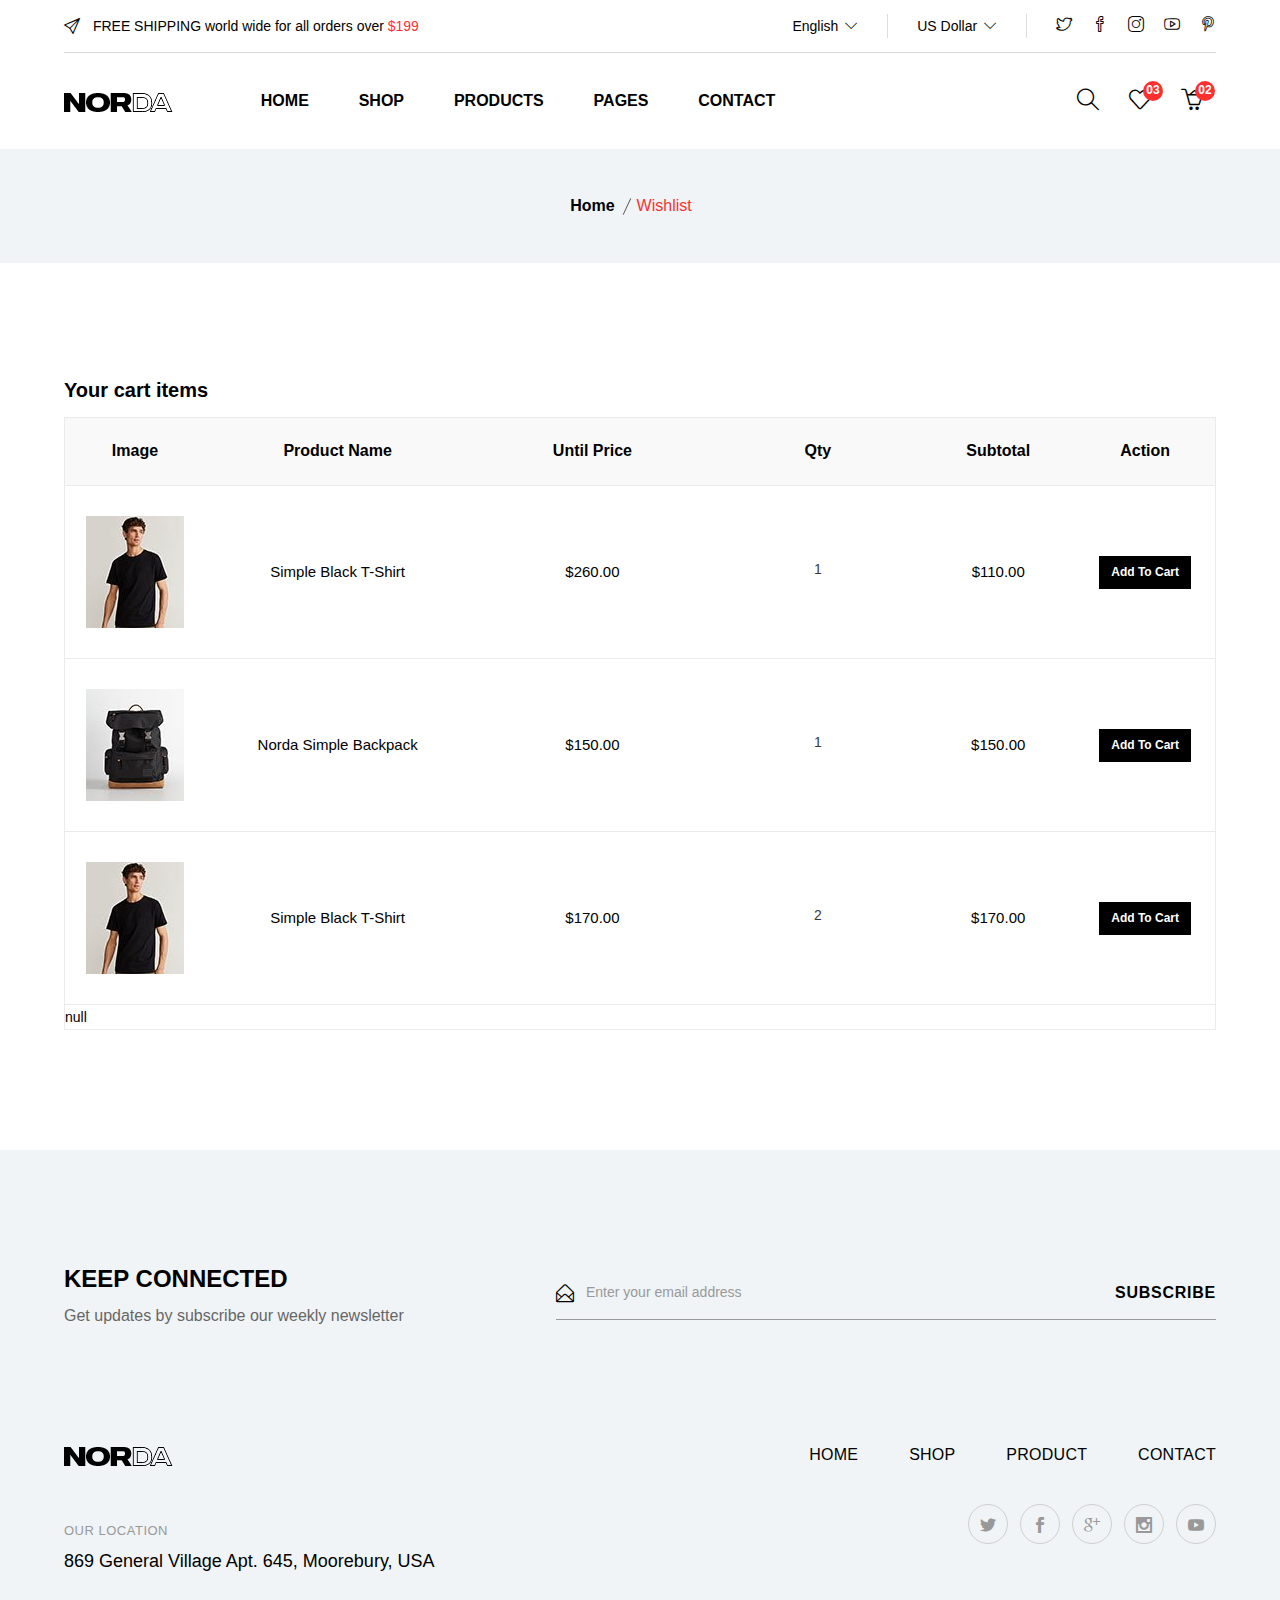
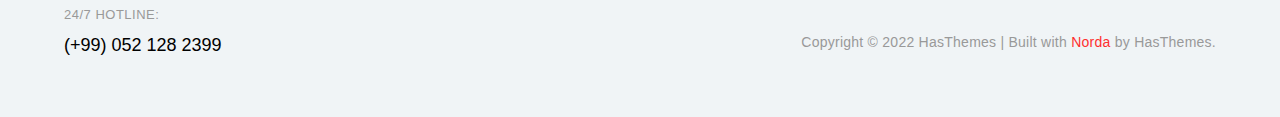
<file: norda/wishlist.html>
<!DOCTYPE html>
<html class="no-js" lang="en">

<head>
  <meta charset="utf-8" />
  <meta http-equiv="x-ua-compatible" content="ie=edge" />
  <title>Norda - Minimal eCommerce HTML Template</title>
  <meta name="robots" content="noindex, follow" />
  <meta name="description" content="" />
  <meta name="viewport" content="width=device-width, initial-scale=1, shrink-to-fit=no" />
  <!-- Favicon -->
  <link rel="shortcut icon" type="image/x-icon" href="assets/images/favicon.png" />

  <!-- All CSS is here
	============================================ -->

  <link rel="stylesheet" href="assets/css/vendor/bootstrap.min.css" />
  <link rel="stylesheet" href="assets/css/vendor/simple-line-icons.css" />
  <link rel="stylesheet" href="assets/css/vendor/elegant.css" />
  <link rel="stylesheet" href="assets/css/vendor/linear-icon.css" />
  <link rel="stylesheet" href="assets/css/plugins/nice-select.css" />
  <link rel="stylesheet" href="assets/css/plugins/easyzoom.css" />
  <link rel="stylesheet" href="assets/css/plugins/slick.css" />
  <link rel="stylesheet" href="assets/css/plugins/animate.css" />
  <link rel="stylesheet" href="assets/css/plugins/magnific-popup.css" />
  <link rel="stylesheet" href="assets/css/plugins/jquery-ui.css" />
  <link rel="stylesheet" href="assets/css/style.css" />
</head>

<body>
  <div class="main-wrapper">
    <header class="header-area">
      <div class="container">
        <div class="header-large-device">
          <div class="header-top header-top-ptb-1 border-bottom-1">
            <div class="row">
              <div class="col-xl-4 col-lg-5">
                <div class="header-offer-wrap">
                  <p>
                    <i class="icon-paper-plane"></i> FREE SHIPPING world wide for all orders over
                    <span>$199</span>
                  </p>
                </div>
              </div>
              <div class="col-xl-8 col-lg-7">
                <div class="header-top-right">
                  <div class="same-style-wrap">
                    <div class="same-style same-style-border language-wrap">
                      <a class="language-dropdown-active" href="#">English <i class="icon-arrow-down"></i></a>
                      <div class="language-dropdown">
                        <ul>
                          <li><a href="#">English</a></li>
                          <li><a href="#">French</a></li>
                          <li><a href="#">German</a></li>
                          <li><a href="#">Spanish</a></li>
                        </ul>
                      </div>
                    </div>
                    <div class="same-style same-style-border currency-wrap">
                      <a class="currency-dropdown-active" href="#">US Dollar <i class="icon-arrow-down"></i></a>
                      <div class="currency-dropdown">
                        <ul>
                          <li><a href="#">USD</a></li>
                          <li><a href="#">EUR</a></li>
                          <li><a href="#">Real</a></li>
                          <li><a href="#">BDT</a></li>
                        </ul>
                      </div>
                    </div>
                  </div>
                  <div class="social-style-1 social-style-1-mrg">
                    <a href="#"><i class="icon-social-twitter"></i></a>
                    <a href="#"><i class="icon-social-facebook"></i></a>
                    <a href="#"><i class="icon-social-instagram"></i></a>
                    <a href="#"><i class="icon-social-youtube"></i></a>
                    <a href="#"><i class="icon-social-pinterest"></i></a>
                  </div>
                </div>
              </div>
            </div>
          </div>
          <div class="header-bottom">
            <div class="row align-items-center">
              <div class="col-xl-2 col-lg-2">
                <div class="logo">
                  <a href="index.html"><img src="assets/images/logo/logo.png" alt="logo" /></a>
                </div>
              </div>
              <div class="col-xl-8 col-lg-7">
                <div class="main-menu main-menu-padding-1 main-menu-lh-1">
                  <nav>
                    <ul>
                      <li><a href="index.html">HOME </a></li>
                      <li><a href="shop.html">SHOP </a></li>
                      <li><a href="product-details-2.html">PRODUCTS </a></li>
                      <li>
                        <a href="#">PAGES </a>
                        <ul class="sub-menu-style">
                          <li><a href="cart.html">cart page</a></li>
                          <li><a href="checkout.html">checkout </a></li>
                          <li><a href="my-account.html">my account</a></li>
                          <li><a href="wishlist.html">wishlist </a></li>
                          <li><a href="compare.html">compare </a></li>
                          <li><a href="contact.html">contact us </a></li>
                        </ul>
                      </li>
                      <li><a href="contact.html">CONTACT </a></li>
                    </ul>
                  </nav>
                </div>
              </div>
              <div class="col-xl-2 col-lg-3">
                <div class="header-action header-action-flex header-action-mrg-right">
                  <div class="same-style-2 header-search-1">
                    <a class="search-toggle" href="#">
                      <i class="icon-magnifier s-open"></i>
                      <i class="icon_close s-close"></i>
                    </a>
                    <div class="search-wrap-1">
                      <form action="#">
                        <input placeholder="Search products…" type="text" />
                        <button class="button-search"><i class="icon-magnifier"></i></button>
                      </form>
                    </div>
                  </div>
                  <div class="same-style-2">
                    <a href="wishlist.html"><i class="icon-heart"></i><span class="pro-count red">03</span></a>
                  </div>
                  <div class="same-style-2 header-cart">
                    <a class="cart-active" href="#"> <i class="icon-basket-loaded"></i><span
                        class="pro-count red">02</span> </a>
                  </div>
                </div>
              </div>
            </div>
          </div>
        </div>
        <div class="header-small-device small-device-ptb-1">
          <div class="row align-items-center">
            <div class="col-5">
              <div class="mobile-logo">
                <a href="index.html">
                  <img alt="" src="assets/images/logo/logo.png" />
                </a>
              </div>
            </div>
            <div class="col-7">
              <div class="header-action header-action-flex">
                <div class="same-style-2">
                  <a href="wishlist.html"><i class="icon-heart"></i><span class="pro-count red">0</span></a>
                </div>
                <div class="same-style-2 header-cart">
                  <a class="cart-active" href="#"> <i class="icon-basket-loaded"></i><span
                      class="pro-count red">02</span> </a>
                </div>
                <div class="same-style-2 main-menu-icon">
                  <a class="mobile-header-button-active" href="#"><i class="icon-menu"></i> </a>
                </div>
              </div>
            </div>
          </div>
        </div>
      </div>
    </header>
    <!-- Mobile menu start -->
    <div class="mobile-header-active mobile-header-wrapper-style">
      <div class="clickalbe-sidebar-wrap">
        <a class="sidebar-close"><i class="icon_close"></i></a>
        <div class="mobile-header-content-area">
          <div class="header-offer-wrap mobile-header-padding-border-4">
            <p>
              <i class="icon-paper-plane"></i> FREE SHIPPING world wide for all orders over
              <span>$199</span>
            </p>
          </div>
          <div class="mobile-search mobile-header-padding-border-1">
            <form class="search-form" action="#">
              <input type="text" placeholder="Search here…" />
              <button class="button-search"><i class="icon-magnifier"></i></button>
            </form>
          </div>
          <div class="mobile-menu-wrap mobile-header-padding-border-2">
            <!-- mobile menu start -->
            <nav>
              <ul class="mobile-menu">
                <li class="menu-item-has-children"><a href="index.html">Home</a></li>
                <li class="menu-item-has-children"><a href="shop.html">Shop</a></li>
                <li class="menu-item-has-children"><a href="product-details-2.html">Products</a></li>
                <li class="menu-item-has-children">
                  <a href="#">Pages</a>
                  <ul class="dropdown">
                    <li><a href="cart.html">cart page</a></li>
                    <li><a href="checkout.html">checkout </a></li>
                    <li><a href="my-account.html">my account</a></li>
                    <li><a href="wishlist.html">wishlist </a></li>
                    <li><a href="compare.html">compare </a></li>
                    <li><a href="contact.html">contact us </a></li>
                  </ul>
                </li>
                <li><a href="contact.html">Contact us</a></li>
              </ul>
            </nav>
            <!-- mobile menu end -->
          </div>
          <div class="mobile-header-info-wrap mobile-header-padding-border-3">
            <div class="single-mobile-header-info">
              <a class="mobile-language-active" href="#">Language <span><i class="icon-arrow-down"></i></span></a>
              <div class="lang-curr-dropdown lang-dropdown-active">
                <ul>
                  <li><a href="#">English</a></li>
                  <li><a href="#">French</a></li>
                  <li><a href="#">German</a></li>
                  <li><a href="#">Spanish</a></li>
                </ul>
              </div>
            </div>
            <div class="single-mobile-header-info">
              <a class="mobile-currency-active" href="#">Currency <span><i class="icon-arrow-down"></i></span></a>
              <div class="lang-curr-dropdown curr-dropdown-active">
                <ul>
                  <li><a href="#">USD</a></li>
                  <li><a href="#">EUR</a></li>
                  <li><a href="#">Real</a></li>
                  <li><a href="#">BDT</a></li>
                </ul>
              </div>
            </div>
          </div>
          <div class="mobile-contact-info mobile-header-padding-border-4">
            <ul>
              <li><i class="icon-phone"></i> (+612) 2531 5600</li>
              <li><i class="icon-envelope-open"></i> norda@domain.com</li>
              <li><i class="icon-home"></i> PO Box 1622 Colins Street West Australia</li>
            </ul>
          </div>
          <div class="mobile-social-icon">
            <a class="facebook" href="#"><i class="icon-social-facebook"></i></a>
            <a class="twitter" href="#"><i class="icon-social-twitter"></i></a>
            <a class="pinterest" href="#"><i class="icon-social-pinterest"></i></a>
            <a class="instagram" href="#"><i class="icon-social-instagram"></i></a>
          </div>
        </div>
      </div>
    </div>
    <!-- mini cart start -->
    <div class="sidebar-cart-active">
      <div class="sidebar-cart-all">
        <a class="cart-close" href="#"><i class="icon_close"></i></a>
        <div class="cart-content">
          <h3>Shopping Cart</h3>
          <ul>
            <li class="single-product-cart">
              <div class="cart-img">
                <a href="#"><img src="assets/images/cart/cart-1.jpg" alt="" /></a>
              </div>
              <div class="cart-title">
                <h4><a href="#">Simple Black T-Shirt</a></h4>
                <span> 1 × $49.00 </span>
              </div>
              <div class="cart-delete">
                <a href="#">×</a>
              </div>
            </li>
            <li class="single-product-cart">
              <div class="cart-img">
                <a href="#"><img src="assets/images/cart/cart-2.jpg" alt="" /></a>
              </div>
              <div class="cart-title">
                <h4><a href="#">Norda Backpack</a></h4>
                <span> 1 × $49.00 </span>
              </div>
              <div class="cart-delete">
                <a href="#">×</a>
              </div>
            </li>
          </ul>
          <div class="cart-total">
            <h4>Subtotal: <span>$170.00</span></h4>
          </div>
          <div class="cart-checkout-btn">
            <a class="btn-hover cart-btn-style" href="cart.html">view cart</a>
            <a class="no-mrg btn-hover cart-btn-style" href="checkout.html">checkout</a>
          </div>
        </div>
      </div>
    </div>
    <div class="breadcrumb-area bg-gray">
      <div class="container">
        <div class="breadcrumb-content text-center">
          <ul>
            <li>
              <a href="index.html">Home</a>
            </li>
            <li class="active">Wishlist</li>
          </ul>
        </div>
      </div>
    </div>
    <div class="cart-main-area pt-115 pb-120">
      <div class="container">
        <h3 class="cart-page-title">Your cart items</h3>
        <div class="row">
          <div class="col-lg-12 col-md-12 col-sm-12 col-12">
            <form action="#">
              <div class="table-content table-responsive cart-table-content">
                <table>
                  <thead>
                    <tr>
                      <th>Image</th>
                      <th>Product Name</th>
                      <th>Until Price</th>
                      <th>Qty</th>
                      <th>Subtotal</th>
                      <th>action</th>
                    </tr>
                  </thead>
                  <tbody id="items">
                    <tr>
                      <td class="product-thumbnail">
                        <a href="#"><img src="assets/images/cart/cart-1.jpg" alt="" /></a>
                      </td>
                      <td class="product-name"><a href="#">Simple Black T-Shirt</a></td>
                      <td class="product-price-cart"><span class="amount">$260.00</span></td>
                      <td class="product-quantity pro-details-quality">
                        <div class="cart-plus-minus">
                          <input class="cart-plus-minus-box" type="text" name="qtybutton" value="1" />
                        </div>
                      </td>
                      <td class="product-subtotal">$110.00</td>
                      <td class="product-wishlist-cart">
                        <a href="#">add to cart</a>
                      </td>
                    </tr>
                    <tr>
                      <td class="product-thumbnail">
                        <a href="#"><img src="assets/images/cart/cart-2.jpg" alt="" /></a>
                      </td>
                      <td class="product-name"><a href="#">Norda Simple Backpack</a></td>
                      <td class="product-price-cart"><span class="amount">$150.00</span></td>
                      <td class="product-quantity pro-details-quality">
                        <div class="cart-plus-minus">
                          <input class="cart-plus-minus-box" type="text" name="qtybutton" value="1" />
                        </div>
                      </td>
                      <td class="product-subtotal">$150.00</td>
                      <td class="product-wishlist-cart">
                        <a href="#">add to cart</a>
                      </td>
                    </tr>
                    <tr>
                      <td class="product-thumbnail">
                        <a href="#"><img src="assets/images/cart/cart-1.jpg" alt="" /></a>
                      </td>
                      <td class="product-name"><a href="#">Simple Black T-Shirt </a></td>
                      <td class="product-price-cart"><span class="amount">$170.00</span></td>
                      <td class="product-quantity pro-details-quality">
                        <div class="cart-plus-minus">
                          <input class="cart-plus-minus-box" type="text" name="qtybutton" value="2" />
                        </div>
                      </td>
                      <td class="product-subtotal">$170.00</td>
                      <td class="product-wishlist-cart">
                        <a href="#">add to cart</a>
                      </td>
                    </tr>
                  </tbody>
                </table>
              </div>
            </form>
          </div>
        </div>
      </div>
    </div>
    <div class="subscribe-area bg-gray pt-115 pb-115">
      <div class="container">
        <div class="row">
          <div class="col-lg-5 col-md-5">
            <div class="section-title">
              <h2>keep connected</h2>
              <p>Get updates by subscribe our weekly newsletter</p>
            </div>
          </div>
          <div class="col-lg-7 col-md-7">
            <div id="mc_embed_signup" class="subscribe-form">
              <form id="mc-embedded-subscribe-form" class="validate subscribe-form-style" novalidate="" target="_blank"
                name="mc-embedded-subscribe-form" method="post"
                action="https://devitems.us11.list-manage.com/subscribe/post?u=6bbb9b6f5827bd842d9640c82&amp;id=05d85f18ef">
                <div id="mc_embed_signup_scroll" class="mc-form">
                  <input class="email" type="email" required="" placeholder="Enter your email address" name="EMAIL"
                    value="" />
                  <div class="mc-news" aria-hidden="true">
                    <input type="text" value="" tabindex="-1" name="b_6bbb9b6f5827bd842d9640c82_05d85f18ef" />
                  </div>
                  <div class="clear">
                    <input id="mc-embedded-subscribe" class="button" type="submit" name="subscribe" value="Subscribe" />
                  </div>
                </div>
              </form>
            </div>
          </div>
        </div>
      </div>
    </div>
    <footer class="footer-area bg-gray pb-30">
      <div class="container">
        <div class="row">
          <div class="col-lg-6 col-md-6">
            <div class="contact-info-wrap">
              <div class="footer-logo">
                <a href="#"><img src="assets/images/logo/logo.png" alt="logo" /></a>
              </div>
              <div class="single-contact-info">
                <span>Our Location</span>
                <p>869 General Village Apt. 645, Moorebury, USA</p>
              </div>
              <div class="single-contact-info">
                <span>24/7 hotline:</span>
                <p>(+99) 052 128 2399</p>
              </div>
            </div>
          </div>
          <div class="col-lg-6 col-md-6">
            <div class="footer-right-wrap">
              <div class="footer-menu">
                <nav>
                  <ul>
                    <li><a href="index.html">home</a></li>
                    <li><a href="shop.html">Shop</a></li>
                    <li><a href="shop.html">Product </a></li>
                    <li><a href="contact.html">Contact</a></li>
                  </ul>
                </nav>
              </div>
              <div class="social-style-2 social-style-2-mrg">
                <a href="#"><i class="social_twitter"></i></a>
                <a href="#"><i class="social_facebook"></i></a>
                <a href="#"><i class="social_googleplus"></i></a>
                <a href="#"><i class="social_instagram"></i></a>
                <a href="#"><i class="social_youtube"></i></a>
              </div>
              <div class="copyright">
                <p>
                  Copyright © 2022 HasThemes | <a href="https://hasthemes.com/">Built with <span>Norda</span> by
                    HasThemes</a>.
                </p>
              </div>
            </div>
          </div>
        </div>
      </div>
    </footer>
    <!-- Modal -->
    <div class="modal fade" id="exampleModal" tabindex="-1" role="dialog">
      <div class="modal-dialog" role="document">
        <div class="modal-content">
          <div class="modal-header">
            <button type="button" class="btn-close" data-bs-dismiss="modal" aria-label="Close"><span
                aria-hidden="true"></span></button>
          </div>
          <div class="modal-body">
            <div class="row">
              <div class="col-lg-5 col-md-6 col-12 col-sm-12">
                <div class="tab-content quickview-big-img">
                  <div id="pro-1" class="tab-pane fade show active">
                    <img src="assets/images/product/product-1.jpg" alt="" />
                  </div>
                  <div id="pro-2" class="tab-pane fade">
                    <img src="assets/images/product/product-3.jpg" alt="" />
                  </div>
                  <div id="pro-3" class="tab-pane fade">
                    <img src="assets/images/product/product-6.jpg" alt="" />
                  </div>
                </div>
                <div class="quickview-wrap mt-15">
                  <div class="nav nav-style-6">
                    <button class="nav-link active" id="pro-1-tab" data-bs-toggle="tab" data-bs-target="#pro-1"
                      type="button" role="tab" aria-controls="pro-1" aria-selected="true">
                      <img src="assets/images/product/quickview-s1.jpg" alt="product-thumbnail" />
                    </button>
                    <button class="nav-link" id="pro-2-tab" data-bs-toggle="tab" data-bs-target="#pro-2" type="button"
                      role="tab" aria-controls="pro-2" aria-selected="true">
                      <img src="assets/images/product/quickview-s2.jpg" alt="product-thumbnail" />
                    </button>
                    <button class="nav-link" id="pro-3-tab" data-bs-toggle="tab" data-bs-target="#pro-3" type="button"
                      role="tab" aria-controls="pro-3" aria-selected="true">
                      <img src="assets/images/product/quickview-s3.jpg" alt="product-thumbnail" />
                    </button>
                  </div>
                </div>
              </div>
              <div class="col-lg-7 col-md-6 col-12 col-sm-12">
                <div class="product-details-content quickview-content">
                  <h2>Simple Black T-Shirt</h2>
                  <div class="product-ratting-review-wrap">
                    <div class="product-ratting-digit-wrap">
                      <div class="product-ratting">
                        <i class="icon_star"></i>
                        <i class="icon_star"></i>
                        <i class="icon_star"></i>
                        <i class="icon_star"></i>
                        <i class="icon_star"></i>
                      </div>
                      <div class="product-digit">
                        <span>5.0</span>
                      </div>
                    </div>
                    <div class="product-review-order">
                      <span>62 Reviews</span>
                      <span>242 orders</span>
                    </div>
                  </div>
                  <p>Seamlessly predominate enterprise metrics without performance based process improvements.</p>
                  <div class="pro-details-price">
                    <span class="new-price">$75.72</span>
                    <span class="old-price">$95.72</span>
                  </div>
                  <div class="pro-details-color-wrap">
                    <span>Color:</span>
                    <div class="pro-details-color-content">
                      <ul>
                        <li><a class="dolly" href="#">dolly</a></li>
                        <li><a class="white" href="#">white</a></li>
                        <li><a class="azalea" href="#">azalea</a></li>
                        <li><a class="peach-orange" href="#">Orange</a></li>
                        <li><a class="mona-lisa active" href="#">lisa</a></li>
                        <li><a class="cupid" href="#">cupid</a></li>
                      </ul>
                    </div>
                  </div>
                  <div class="pro-details-size">
                    <span>Size:</span>
                    <div class="pro-details-size-content">
                      <ul>
                        <li><a href="#">XS</a></li>
                        <li><a href="#">S</a></li>
                        <li><a href="#">M</a></li>
                        <li><a href="#">L</a></li>
                        <li><a href="#">XL</a></li>
                      </ul>
                    </div>
                  </div>
                  <div class="pro-details-quality">
                    <span>Quantity:</span>
                    <div class="cart-plus-minus">
                      <input class="cart-plus-minus-box" type="text" name="qtybutton" value="1" />
                    </div>
                  </div>
                  <div class="product-details-meta">
                    <ul>
                      <li>
                        <span>Categories:</span> <a href="#">Woman,</a> <a href="#">Dress,</a>
                        <a href="#">T-Shirt</a>
                      </li>
                      <li><span>Tag: </span> <a href="#">Fashion,</a> <a href="#">Mentone</a> , <a href="#">Texas</a>
                      </li>
                    </ul>
                  </div>
                  <div class="pro-details-action-wrap">
                    <div class="pro-details-add-to-cart">
                      <a title="Add to Cart" href="#">Add To Cart </a>
                    </div>
                    <div class="pro-details-action">
                      <a title="Add to Wishlist" href="#"><i class="icon-heart"></i></a>
                      <a title="Add to Compare" href="#"><i class="icon-refresh"></i></a>
                      <a class="social" title="Social" href="#"><i class="icon-share"></i></a>
                      <div class="product-dec-social">
                        <a class="facebook" title="Facebook" href="#"><i class="icon-social-facebook"></i></a>
                        <a class="twitter" title="Twitter" href="#"><i class="icon-social-twitter"></i></a>
                        <a class="instagram" title="Instagram" href="#"><i class="icon-social-instagram"></i></a>
                        <a class="pinterest" title="Pinterest" href="#"><i class="icon-social-pinterest"></i></a>
                      </div>
                    </div>
                  </div>
                </div>
              </div>
            </div>
          </div>
        </div>
      </div>
    </div>
    <!-- Modal end -->
  </div>

  <!-- All JS is here
============================================ -->
  <script src="./assets/wishlist.js" type="module"></script>
</body>

</html>
</file>
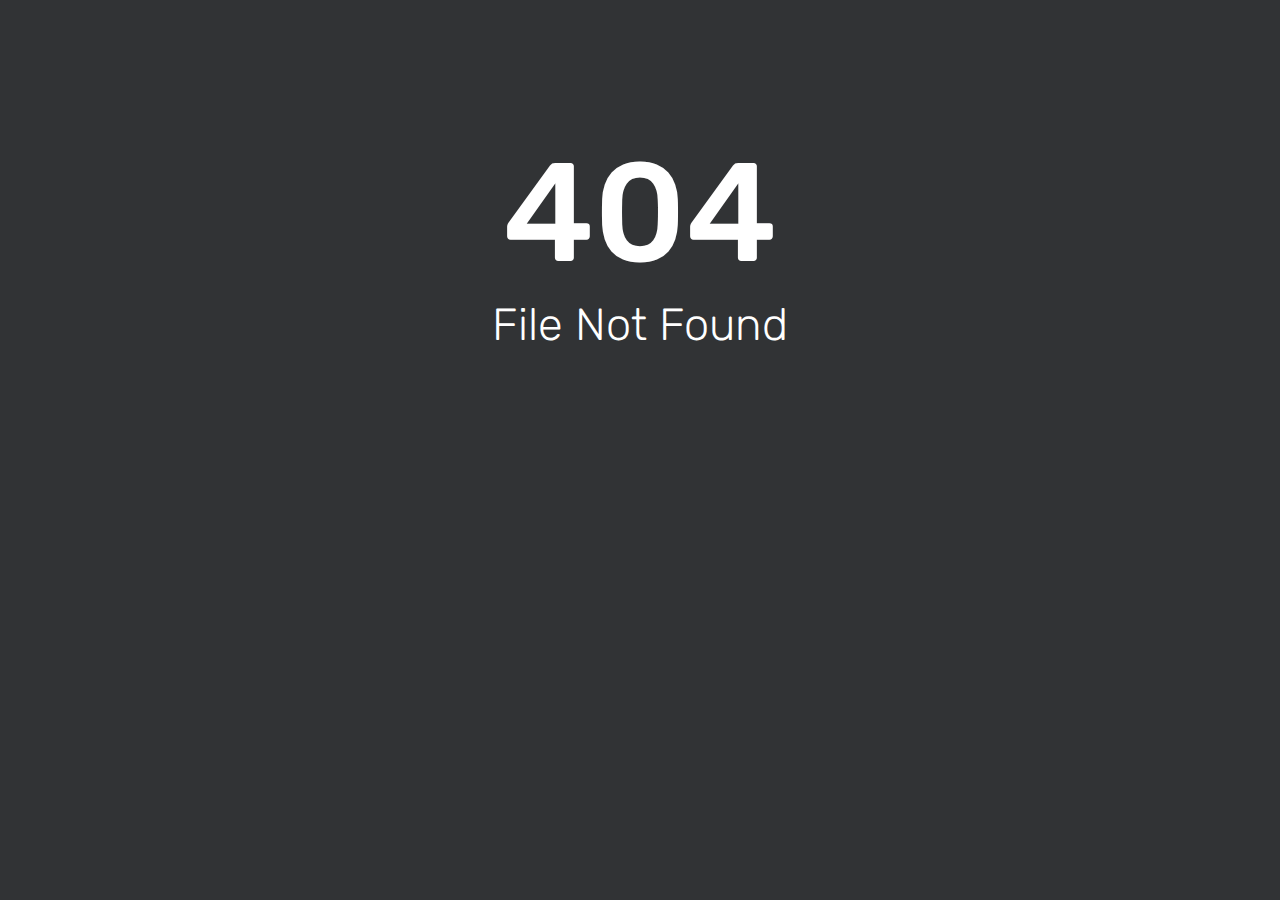
<file: norda/assets/css/plugins/images/ui-icons_444444_256x240.html>
<html><head><title>404 - File Not Found</title><link href='//fonts.bunny.net/css?family=Rubik:300,400,500' rel='stylesheet' type='text/css'><style>html, body { width: 100%; margin: 0; padding: 0; text-align: center; font-family: 'Rubik'; background-repeat: no-repeat; background-position: bottom center; background-size: cover; color: white; height: 100%; background-color: #313335; } h1 {margin-bottom: 0px;font-weight: bold;font-size: 140px;font-weight: 500;padding-top: 130px;margin-bottom: -35px;}h2 {font-size: 45px;color: white; font-weight: 200;}</style></head><body><div id='content'><h1 style='margin-bottom: -35px;'>404</h1><h2>File Not Found</h2></div></body></html>
</file>
<file: norda/assets/css/vendor/simple-line-icons.css>
@font-face {
  font-family: 'simple-line-icons';
  src: url('../../fonts/Simple-Line-Iconsb26c.eot?v=2.4.0');
  src: url('../../fonts/Simple-Line-Iconsb26c.eot?v=2.4.0#iefix') format('embedded-opentype'), url('../../fonts/Simple-Line-Iconsb26c.woff2?v=2.4.0') format('woff2'), url('../../fonts/Simple-Line-Iconsb26c.ttf?v=2.4.0') format('truetype'), url('../../fonts/Simple-Line-Iconsb26c.woff?v=2.4.0') format('woff'), url('../../fonts/Simple-Line-Iconsb26c.svg?v=2.4.0#simple-line-icons') format('svg');
  font-weight: normal;
  font-style: normal;
}
/*
 Use the following CSS code if you want to have a class per icon.
 Instead of a list of all class selectors, you can use the generic [class*="icon-"] selector, but it's slower:
*/
.icon-user,
.icon-people,
.icon-user-female,
.icon-user-follow,
.icon-user-following,
.icon-user-unfollow,
.icon-login,
.icon-logout,
.icon-emotsmile,
.icon-phone,
.icon-call-end,
.icon-call-in,
.icon-call-out,
.icon-map,
.icon-location-pin,
.icon-direction,
.icon-directions,
.icon-compass,
.icon-layers,
.icon-menu,
.icon-list,
.icon-options-vertical,
.icon-options,
.icon-arrow-down,
.icon-arrow-left,
.icon-arrow-right,
.icon-arrow-up,
.icon-arrow-up-circle,
.icon-arrow-left-circle,
.icon-arrow-right-circle,
.icon-arrow-down-circle,
.icon-check,
.icon-clock,
.icon-plus,
.icon-minus,
.icon-close,
.icon-event,
.icon-exclamation,
.icon-organization,
.icon-trophy,
.icon-screen-smartphone,
.icon-screen-desktop,
.icon-plane,
.icon-notebook,
.icon-mustache,
.icon-mouse,
.icon-magnet,
.icon-energy,
.icon-disc,
.icon-cursor,
.icon-cursor-move,
.icon-crop,
.icon-chemistry,
.icon-speedometer,
.icon-shield,
.icon-screen-tablet,
.icon-magic-wand,
.icon-hourglass,
.icon-graduation,
.icon-ghost,
.icon-game-controller,
.icon-fire,
.icon-eyeglass,
.icon-envelope-open,
.icon-envelope-letter,
.icon-bell,
.icon-badge,
.icon-anchor,
.icon-wallet,
.icon-vector,
.icon-speech,
.icon-puzzle,
.icon-printer,
.icon-present,
.icon-playlist,
.icon-pin,
.icon-picture,
.icon-handbag,
.icon-globe-alt,
.icon-globe,
.icon-folder-alt,
.icon-folder,
.icon-film,
.icon-feed,
.icon-drop,
.icon-drawer,
.icon-docs,
.icon-doc,
.icon-diamond,
.icon-cup,
.icon-calculator,
.icon-bubbles,
.icon-briefcase,
.icon-book-open,
.icon-basket-loaded,
.icon-basket,
.icon-bag,
.icon-action-undo,
.icon-action-redo,
.icon-wrench,
.icon-umbrella,
.icon-trash,
.icon-tag,
.icon-support,
.icon-frame,
.icon-size-fullscreen,
.icon-size-actual,
.icon-shuffle,
.icon-share-alt,
.icon-share,
.icon-rocket,
.icon-question,
.icon-pie-chart,
.icon-pencil,
.icon-note,
.icon-loop,
.icon-home,
.icon-grid,
.icon-graph,
.icon-microphone,
.icon-music-tone-alt,
.icon-music-tone,
.icon-earphones-alt,
.icon-earphones,
.icon-equalizer,
.icon-like,
.icon-dislike,
.icon-control-start,
.icon-control-rewind,
.icon-control-play,
.icon-control-pause,
.icon-control-forward,
.icon-control-end,
.icon-volume-1,
.icon-volume-2,
.icon-volume-off,
.icon-calendar,
.icon-bulb,
.icon-chart,
.icon-ban,
.icon-bubble,
.icon-camrecorder,
.icon-camera,
.icon-cloud-download,
.icon-cloud-upload,
.icon-envelope,
.icon-eye,
.icon-flag,
.icon-heart,
.icon-info,
.icon-key,
.icon-link,
.icon-lock,
.icon-lock-open,
.icon-magnifier,
.icon-magnifier-add,
.icon-magnifier-remove,
.icon-paper-clip,
.icon-paper-plane,
.icon-power,
.icon-refresh,
.icon-reload,
.icon-settings,
.icon-star,
.icon-symbol-female,
.icon-symbol-male,
.icon-target,
.icon-credit-card,
.icon-paypal,
.icon-social-tumblr,
.icon-social-twitter,
.icon-social-facebook,
.icon-social-instagram,
.icon-social-linkedin,
.icon-social-pinterest,
.icon-social-github,
.icon-social-google,
.icon-social-reddit,
.icon-social-skype,
.icon-social-dribbble,
.icon-social-behance,
.icon-social-foursqare,
.icon-social-soundcloud,
.icon-social-spotify,
.icon-social-stumbleupon,
.icon-social-youtube,
.icon-social-dropbox,
.icon-social-vkontakte,
.icon-social-steam {
  font-family: 'simple-line-icons';
  speak: none;
  font-style: normal;
  font-weight: normal;
  font-variant: normal;
  text-transform: none;
  line-height: 1;
  /* Better Font Rendering =========== */
  -webkit-font-smoothing: antialiased;
  -moz-osx-font-smoothing: grayscale;
}
.icon-user:before {
  content: "\e005";
}
.icon-people:before {
  content: "\e001";
}
.icon-user-female:before {
  content: "\e000";
}
.icon-user-follow:before {
  content: "\e002";
}
.icon-user-following:before {
  content: "\e003";
}
.icon-user-unfollow:before {
  content: "\e004";
}
.icon-login:before {
  content: "\e066";
}
.icon-logout:before {
  content: "\e065";
}
.icon-emotsmile:before {
  content: "\e021";
}
.icon-phone:before {
  content: "\e600";
}
.icon-call-end:before {
  content: "\e048";
}
.icon-call-in:before {
  content: "\e047";
}
.icon-call-out:before {
  content: "\e046";
}
.icon-map:before {
  content: "\e033";
}
.icon-location-pin:before {
  content: "\e096";
}
.icon-direction:before {
  content: "\e042";
}
.icon-directions:before {
  content: "\e041";
}
.icon-compass:before {
  content: "\e045";
}
.icon-layers:before {
  content: "\e034";
}
.icon-menu:before {
  content: "\e601";
}
.icon-list:before {
  content: "\e067";
}
.icon-options-vertical:before {
  content: "\e602";
}
.icon-options:before {
  content: "\e603";
}
.icon-arrow-down:before {
  content: "\e604";
}
.icon-arrow-left:before {
  content: "\e605";
}
.icon-arrow-right:before {
  content: "\e606";
}
.icon-arrow-up:before {
  content: "\e607";
}
.icon-arrow-up-circle:before {
  content: "\e078";
}
.icon-arrow-left-circle:before {
  content: "\e07a";
}
.icon-arrow-right-circle:before {
  content: "\e079";
}
.icon-arrow-down-circle:before {
  content: "\e07b";
}
.icon-check:before {
  content: "\e080";
}
.icon-clock:before {
  content: "\e081";
}
.icon-plus:before {
  content: "\e095";
}
.icon-minus:before {
  content: "\e615";
}
.icon-close:before {
  content: "\e082";
}
.icon-event:before {
  content: "\e619";
}
.icon-exclamation:before {
  content: "\e617";
}
.icon-organization:before {
  content: "\e616";
}
.icon-trophy:before {
  content: "\e006";
}
.icon-screen-smartphone:before {
  content: "\e010";
}
.icon-screen-desktop:before {
  content: "\e011";
}
.icon-plane:before {
  content: "\e012";
}
.icon-notebook:before {
  content: "\e013";
}
.icon-mustache:before {
  content: "\e014";
}
.icon-mouse:before {
  content: "\e015";
}
.icon-magnet:before {
  content: "\e016";
}
.icon-energy:before {
  content: "\e020";
}
.icon-disc:before {
  content: "\e022";
}
.icon-cursor:before {
  content: "\e06e";
}
.icon-cursor-move:before {
  content: "\e023";
}
.icon-crop:before {
  content: "\e024";
}
.icon-chemistry:before {
  content: "\e026";
}
.icon-speedometer:before {
  content: "\e007";
}
.icon-shield:before {
  content: "\e00e";
}
.icon-screen-tablet:before {
  content: "\e00f";
}
.icon-magic-wand:before {
  content: "\e017";
}
.icon-hourglass:before {
  content: "\e018";
}
.icon-graduation:before {
  content: "\e019";
}
.icon-ghost:before {
  content: "\e01a";
}
.icon-game-controller:before {
  content: "\e01b";
}
.icon-fire:before {
  content: "\e01c";
}
.icon-eyeglass:before {
  content: "\e01d";
}
.icon-envelope-open:before {
  content: "\e01e";
}
.icon-envelope-letter:before {
  content: "\e01f";
}
.icon-bell:before {
  content: "\e027";
}
.icon-badge:before {
  content: "\e028";
}
.icon-anchor:before {
  content: "\e029";
}
.icon-wallet:before {
  content: "\e02a";
}
.icon-vector:before {
  content: "\e02b";
}
.icon-speech:before {
  content: "\e02c";
}
.icon-puzzle:before {
  content: "\e02d";
}
.icon-printer:before {
  content: "\e02e";
}
.icon-present:before {
  content: "\e02f";
}
.icon-playlist:before {
  content: "\e030";
}
.icon-pin:before {
  content: "\e031";
}
.icon-picture:before {
  content: "\e032";
}
.icon-handbag:before {
  content: "\e035";
}
.icon-globe-alt:before {
  content: "\e036";
}
.icon-globe:before {
  content: "\e037";
}
.icon-folder-alt:before {
  content: "\e039";
}
.icon-folder:before {
  content: "\e089";
}
.icon-film:before {
  content: "\e03a";
}
.icon-feed:before {
  content: "\e03b";
}
.icon-drop:before {
  content: "\e03e";
}
.icon-drawer:before {
  content: "\e03f";
}
.icon-docs:before {
  content: "\e040";
}
.icon-doc:before {
  content: "\e085";
}
.icon-diamond:before {
  content: "\e043";
}
.icon-cup:before {
  content: "\e044";
}
.icon-calculator:before {
  content: "\e049";
}
.icon-bubbles:before {
  content: "\e04a";
}
.icon-briefcase:before {
  content: "\e04b";
}
.icon-book-open:before {
  content: "\e04c";
}
.icon-basket-loaded:before {
  content: "\e04d";
}
.icon-basket:before {
  content: "\e04e";
}
.icon-bag:before {
  content: "\e04f";
}
.icon-action-undo:before {
  content: "\e050";
}
.icon-action-redo:before {
  content: "\e051";
}
.icon-wrench:before {
  content: "\e052";
}
.icon-umbrella:before {
  content: "\e053";
}
.icon-trash:before {
  content: "\e054";
}
.icon-tag:before {
  content: "\e055";
}
.icon-support:before {
  content: "\e056";
}
.icon-frame:before {
  content: "\e038";
}
.icon-size-fullscreen:before {
  content: "\e057";
}
.icon-size-actual:before {
  content: "\e058";
}
.icon-shuffle:before {
  content: "\e059";
}
.icon-share-alt:before {
  content: "\e05a";
}
.icon-share:before {
  content: "\e05b";
}
.icon-rocket:before {
  content: "\e05c";
}
.icon-question:before {
  content: "\e05d";
}
.icon-pie-chart:before {
  content: "\e05e";
}
.icon-pencil:before {
  content: "\e05f";
}
.icon-note:before {
  content: "\e060";
}
.icon-loop:before {
  content: "\e064";
}
.icon-home:before {
  content: "\e069";
}
.icon-grid:before {
  content: "\e06a";
}
.icon-graph:before {
  content: "\e06b";
}
.icon-microphone:before {
  content: "\e063";
}
.icon-music-tone-alt:before {
  content: "\e061";
}
.icon-music-tone:before {
  content: "\e062";
}
.icon-earphones-alt:before {
  content: "\e03c";
}
.icon-earphones:before {
  content: "\e03d";
}
.icon-equalizer:before {
  content: "\e06c";
}
.icon-like:before {
  content: "\e068";
}
.icon-dislike:before {
  content: "\e06d";
}
.icon-control-start:before {
  content: "\e06f";
}
.icon-control-rewind:before {
  content: "\e070";
}
.icon-control-play:before {
  content: "\e071";
}
.icon-control-pause:before {
  content: "\e072";
}
.icon-control-forward:before {
  content: "\e073";
}
.icon-control-end:before {
  content: "\e074";
}
.icon-volume-1:before {
  content: "\e09f";
}
.icon-volume-2:before {
  content: "\e0a0";
}
.icon-volume-off:before {
  content: "\e0a1";
}
.icon-calendar:before {
  content: "\e075";
}
.icon-bulb:before {
  content: "\e076";
}
.icon-chart:before {
  content: "\e077";
}
.icon-ban:before {
  content: "\e07c";
}
.icon-bubble:before {
  content: "\e07d";
}
.icon-camrecorder:before {
  content: "\e07e";
}
.icon-camera:before {
  content: "\e07f";
}
.icon-cloud-download:before {
  content: "\e083";
}
.icon-cloud-upload:before {
  content: "\e084";
}
.icon-envelope:before {
  content: "\e086";
}
.icon-eye:before {
  content: "\e087";
}
.icon-flag:before {
  content: "\e088";
}
.icon-heart:before {
  content: "\e08a";
}
.icon-info:before {
  content: "\e08b";
}
.icon-key:before {
  content: "\e08c";
}
.icon-link:before {
  content: "\e08d";
}
.icon-lock:before {
  content: "\e08e";
}
.icon-lock-open:before {
  content: "\e08f";
}
.icon-magnifier:before {
  content: "\e090";
}
.icon-magnifier-add:before {
  content: "\e091";
}
.icon-magnifier-remove:before {
  content: "\e092";
}
.icon-paper-clip:before {
  content: "\e093";
}
.icon-paper-plane:before {
  content: "\e094";
}
.icon-power:before {
  content: "\e097";
}
.icon-refresh:before {
  content: "\e098";
}
.icon-reload:before {
  content: "\e099";
}
.icon-settings:before {
  content: "\e09a";
}
.icon-star:before {
  content: "\e09b";
}
.icon-symbol-female:before {
  content: "\e09c";
}
.icon-symbol-male:before {
  content: "\e09d";
}
.icon-target:before {
  content: "\e09e";
}
.icon-credit-card:before {
  content: "\e025";
}
.icon-paypal:before {
  content: "\e608";
}
.icon-social-tumblr:before {
  content: "\e00a";
}
.icon-social-twitter:before {
  content: "\e009";
}
.icon-social-facebook:before {
  content: "\e00b";
}
.icon-social-instagram:before {
  content: "\e609";
}
.icon-social-linkedin:before {
  content: "\e60a";
}
.icon-social-pinterest:before {
  content: "\e60b";
}
.icon-social-github:before {
  content: "\e60c";
}
.icon-social-google:before {
  content: "\e60d";
}
.icon-social-reddit:before {
  content: "\e60e";
}
.icon-social-skype:before {
  content: "\e60f";
}
.icon-social-dribbble:before {
  content: "\e00d";
}
.icon-social-behance:before {
  content: "\e610";
}
.icon-social-foursqare:before {
  content: "\e611";
}
.icon-social-soundcloud:before {
  content: "\e612";
}
.icon-social-spotify:before {
  content: "\e613";
}
.icon-social-stumbleupon:before {
  content: "\e614";
}
.icon-social-youtube:before {
  content: "\e008";
}
.icon-social-dropbox:before {
  content: "\e00c";
}
.icon-social-vkontakte:before {
  content: "\e618";
}
.icon-social-steam:before {
  content: "\e620";
}
</file>
<file: norda/assets/css/vendor/elegant.css>
@font-face {
	font-family: 'ElegantIcons';
	src:url('../../fonts/ElegantIcons.eot');
	src:url('../../fonts/ElegantIconsd41d.eot?#iefix') format('embedded-opentype'),
		url('../../fonts/ElegantIcons.woff') format('woff'),
		url('../../fonts/ElegantIcons.ttf') format('truetype'),
		url('../../fonts/ElegantIcons.svg#ElegantIcons') format('svg');
	font-weight: normal;
	font-style: normal;
}

/* Use the following CSS code if you want to use data attributes for inserting your icons */
[data-icon]:before {
	font-family: 'ElegantIcons';
	content: attr(data-icon);
	speak: none;
	font-weight: normal;
	font-variant: normal;
	text-transform: none;
	line-height: 1;
	-webkit-font-smoothing: antialiased;
	-moz-osx-font-smoothing: grayscale;
}

/* Use the following CSS code if you want to have a class per icon */
/*
Instead of a list of all class selectors,
you can use the generic selector below, but it's slower:
[class*="your-class-prefix"] {
*/
.arrow_up, .arrow_down, .arrow_left, .arrow_right, .arrow_left-up, .arrow_right-up, .arrow_right-down, .arrow_left-down, .arrow-up-down, .arrow_up-down_alt, .arrow_left-right_alt, .arrow_left-right, .arrow_expand_alt2, .arrow_expand_alt, .arrow_condense, .arrow_expand, .arrow_move, .arrow_carrot-up, .arrow_carrot-down, .arrow_carrot-left, .arrow_carrot-right, .arrow_carrot-2up, .arrow_carrot-2down, .arrow_carrot-2left, .arrow_carrot-2right, .arrow_carrot-up_alt2, .arrow_carrot-down_alt2, .arrow_carrot-left_alt2, .arrow_carrot-right_alt2, .arrow_carrot-2up_alt2, .arrow_carrot-2down_alt2, .arrow_carrot-2left_alt2, .arrow_carrot-2right_alt2, .arrow_triangle-up, .arrow_triangle-down, .arrow_triangle-left, .arrow_triangle-right, .arrow_triangle-up_alt2, .arrow_triangle-down_alt2, .arrow_triangle-left_alt2, .arrow_triangle-right_alt2, .arrow_back, .icon_minus-06, .icon_plus, .icon_close, .icon_check, .icon_minus_alt2, .icon_plus_alt2, .icon_close_alt2, .icon_check_alt2, .icon_zoom-out_alt, .icon_zoom-in_alt, .icon_search, .icon_box-empty, .icon_box-selected, .icon_minus-box, .icon_plus-box, .icon_box-checked, .icon_circle-empty, .icon_circle-slelected, .icon_stop_alt2, .icon_stop, .icon_pause_alt2, .icon_pause, .icon_menu, .icon_menu-square_alt2, .icon_menu-circle_alt2, .icon_ul, .icon_ol, .icon_adjust-horiz, .icon_adjust-vert, .icon_document_alt, .icon_documents_alt, .icon_pencil, .icon_pencil-edit_alt, .icon_pencil-edit, .icon_folder-alt, .icon_folder-open_alt, .icon_folder-add_alt, .icon_info_alt, .icon_error-oct_alt, .icon_error-circle_alt, .icon_error-triangle_alt, .icon_question_alt2, .icon_question, .icon_comment_alt, .icon_chat_alt, .icon_vol-mute_alt, .icon_volume-low_alt, .icon_volume-high_alt, .icon_quotations, .icon_quotations_alt2, .icon_clock_alt, .icon_lock_alt, .icon_lock-open_alt, .icon_key_alt, .icon_cloud_alt, .icon_cloud-upload_alt, .icon_cloud-download_alt, .icon_image, .icon_images, .icon_lightbulb_alt, .icon_gift_alt, .icon_house_alt, .icon_genius, .icon_mobile, .icon_tablet, .icon_laptop, .icon_desktop, .icon_camera_alt, .icon_mail_alt, .icon_cone_alt, .icon_ribbon_alt, .icon_bag_alt, .icon_creditcard, .icon_cart_alt, .icon_paperclip, .icon_tag_alt, .icon_tags_alt, .icon_trash_alt, .icon_cursor_alt, .icon_mic_alt, .icon_compass_alt, .icon_pin_alt, .icon_pushpin_alt, .icon_map_alt, .icon_drawer_alt, .icon_toolbox_alt, .icon_book_alt, .icon_calendar, .icon_film, .icon_table, .icon_contacts_alt, .icon_headphones, .icon_lifesaver, .icon_piechart, .icon_refresh, .icon_link_alt, .icon_link, .icon_loading, .icon_blocked, .icon_archive_alt, .icon_heart_alt, .icon_star_alt, .icon_star-half_alt, .icon_star, .icon_star-half, .icon_tools, .icon_tool, .icon_cog, .icon_cogs, .arrow_up_alt, .arrow_down_alt, .arrow_left_alt, .arrow_right_alt, .arrow_left-up_alt, .arrow_right-up_alt, .arrow_right-down_alt, .arrow_left-down_alt, .arrow_condense_alt, .arrow_expand_alt3, .arrow_carrot_up_alt, .arrow_carrot-down_alt, .arrow_carrot-left_alt, .arrow_carrot-right_alt, .arrow_carrot-2up_alt, .arrow_carrot-2dwnn_alt, .arrow_carrot-2left_alt, .arrow_carrot-2right_alt, .arrow_triangle-up_alt, .arrow_triangle-down_alt, .arrow_triangle-left_alt, .arrow_triangle-right_alt, .icon_minus_alt, .icon_plus_alt, .icon_close_alt, .icon_check_alt, .icon_zoom-out, .icon_zoom-in, .icon_stop_alt, .icon_menu-square_alt, .icon_menu-circle_alt, .icon_document, .icon_documents, .icon_pencil_alt, .icon_folder, .icon_folder-open, .icon_folder-add, .icon_folder_upload, .icon_folder_download, .icon_info, .icon_error-circle, .icon_error-oct, .icon_error-triangle, .icon_question_alt, .icon_comment, .icon_chat, .icon_vol-mute, .icon_volume-low, .icon_volume-high, .icon_quotations_alt, .icon_clock, .icon_lock, .icon_lock-open, .icon_key, .icon_cloud, .icon_cloud-upload, .icon_cloud-download, .icon_lightbulb, .icon_gift, .icon_house, .icon_camera, .icon_mail, .icon_cone, .icon_ribbon, .icon_bag, .icon_cart, .icon_tag, .icon_tags, .icon_trash, .icon_cursor, .icon_mic, .icon_compass, .icon_pin, .icon_pushpin, .icon_map, .icon_drawer, .icon_toolbox, .icon_book, .icon_contacts, .icon_archive, .icon_heart, .icon_profile, .icon_group, .icon_grid-2x2, .icon_grid-3x3, .icon_music, .icon_pause_alt, .icon_phone, .icon_upload, .icon_download, .social_facebook, .social_twitter, .social_pinterest, .social_googleplus, .social_tumblr, .social_tumbleupon, .social_wordpress, .social_instagram, .social_dribbble, .social_vimeo, .social_linkedin, .social_rss, .social_deviantart, .social_share, .social_myspace, .social_skype, .social_youtube, .social_picassa, .social_googledrive, .social_flickr, .social_blogger, .social_spotify, .social_delicious, .social_facebook_circle, .social_twitter_circle, .social_pinterest_circle, .social_googleplus_circle, .social_tumblr_circle, .social_stumbleupon_circle, .social_wordpress_circle, .social_instagram_circle, .social_dribbble_circle, .social_vimeo_circle, .social_linkedin_circle, .social_rss_circle, .social_deviantart_circle, .social_share_circle, .social_myspace_circle, .social_skype_circle, .social_youtube_circle, .social_picassa_circle, .social_googledrive_alt2, .social_flickr_circle, .social_blogger_circle, .social_spotify_circle, .social_delicious_circle, .social_facebook_square, .social_twitter_square, .social_pinterest_square, .social_googleplus_square, .social_tumblr_square, .social_stumbleupon_square, .social_wordpress_square, .social_instagram_square, .social_dribbble_square, .social_vimeo_square, .social_linkedin_square, .social_rss_square, .social_deviantart_square, .social_share_square, .social_myspace_square, .social_skype_square, .social_youtube_square, .social_picassa_square, .social_googledrive_square, .social_flickr_square, .social_blogger_square, .social_spotify_square, .social_delicious_square, .icon_printer, .icon_calulator, .icon_building, .icon_floppy, .icon_drive, .icon_search-2, .icon_id, .icon_id-2, .icon_puzzle, .icon_like, .icon_dislike, .icon_mug, .icon_currency, .icon_wallet, .icon_pens, .icon_easel, .icon_flowchart, .icon_datareport, .icon_briefcase, .icon_shield, .icon_percent, .icon_globe, .icon_globe-2, .icon_target, .icon_hourglass, .icon_balance, .icon_rook, .icon_printer-alt, .icon_calculator_alt, .icon_building_alt, .icon_floppy_alt, .icon_drive_alt, .icon_search_alt, .icon_id_alt, .icon_id-2_alt, .icon_puzzle_alt, .icon_like_alt, .icon_dislike_alt, .icon_mug_alt, .icon_currency_alt, .icon_wallet_alt, .icon_pens_alt, .icon_easel_alt, .icon_flowchart_alt, .icon_datareport_alt, .icon_briefcase_alt, .icon_shield_alt, .icon_percent_alt, .icon_globe_alt, .icon_clipboard {
	font-family: 'ElegantIcons';
	speak: none;
	font-style: normal;
	font-weight: normal;
	font-variant: normal;
	text-transform: none;
	line-height: 1;
	-webkit-font-smoothing: antialiased;
}
.arrow_up:before {
	content: "\21";
}
.arrow_down:before {
	content: "\22";
}
.arrow_left:before {
	content: "\23";
}
.arrow_right:before {
	content: "\24";
}
.arrow_left-up:before {
	content: "\25";
}
.arrow_right-up:before {
	content: "\26";
}
.arrow_right-down:before {
	content: "\27";
}
.arrow_left-down:before {
	content: "\28";
}
.arrow-up-down:before {
	content: "\29";
}
.arrow_up-down_alt:before {
	content: "\2a";
}
.arrow_left-right_alt:before {
	content: "\2b";
}
.arrow_left-right:before {
	content: "\2c";
}
.arrow_expand_alt2:before {
	content: "\2d";
}
.arrow_expand_alt:before {
	content: "\2e";
}
.arrow_condense:before {
	content: "\2f";
}
.arrow_expand:before {
	content: "\30";
}
.arrow_move:before {
	content: "\31";
}
.arrow_carrot-up:before {
	content: "\32";
}
.arrow_carrot-down:before {
	content: "\33";
}
.arrow_carrot-left:before {
	content: "\34";
}
.arrow_carrot-right:before {
	content: "\35";
}
.arrow_carrot-2up:before {
	content: "\36";
}
.arrow_carrot-2down:before {
	content: "\37";
}
.arrow_carrot-2left:before {
	content: "\38";
}
.arrow_carrot-2right:before {
	content: "\39";
}
.arrow_carrot-up_alt2:before {
	content: "\3a";
}
.arrow_carrot-down_alt2:before {
	content: "\3b";
}
.arrow_carrot-left_alt2:before {
	content: "\3c";
}
.arrow_carrot-right_alt2:before {
	content: "\3d";
}
.arrow_carrot-2up_alt2:before {
	content: "\3e";
}
.arrow_carrot-2down_alt2:before {
	content: "\3f";
}
.arrow_carrot-2left_alt2:before {
	content: "\40";
}
.arrow_carrot-2right_alt2:before {
	content: "\41";
}
.arrow_triangle-up:before {
	content: "\42";
}
.arrow_triangle-down:before {
	content: "\43";
}
.arrow_triangle-left:before {
	content: "\44";
}
.arrow_triangle-right:before {
	content: "\45";
}
.arrow_triangle-up_alt2:before {
	content: "\46";
}
.arrow_triangle-down_alt2:before {
	content: "\47";
}
.arrow_triangle-left_alt2:before {
	content: "\48";
}
.arrow_triangle-right_alt2:before {
	content: "\49";
}
.arrow_back:before {
	content: "\4a";
}
.icon_minus-06:before {
	content: "\4b";
}
.icon_plus:before {
	content: "\4c";
}
.icon_close:before {
	content: "\4d";
}
.icon_check:before {
	content: "\4e";
}
.icon_minus_alt2:before {
	content: "\4f";
}
.icon_plus_alt2:before {
	content: "\50";
}
.icon_close_alt2:before {
	content: "\51";
}
.icon_check_alt2:before {
	content: "\52";
}
.icon_zoom-out_alt:before {
	content: "\53";
}
.icon_zoom-in_alt:before {
	content: "\54";
}
.icon_search:before {
	content: "\55";
}
.icon_box-empty:before {
	content: "\56";
}
.icon_box-selected:before {
	content: "\57";
}
.icon_minus-box:before {
	content: "\58";
}
.icon_plus-box:before {
	content: "\59";
}
.icon_box-checked:before {
	content: "\5a";
}
.icon_circle-empty:before {
	content: "\5b";
}
.icon_circle-slelected:before {
	content: "\5c";
}
.icon_stop_alt2:before {
	content: "\5d";
}
.icon_stop:before {
	content: "\5e";
}
.icon_pause_alt2:before {
	content: "\5f";
}
.icon_pause:before {
	content: "\60";
}
.icon_menu:before {
	content: "\61";
}
.icon_menu-square_alt2:before {
	content: "\62";
}
.icon_menu-circle_alt2:before {
	content: "\63";
}
.icon_ul:before {
	content: "\64";
}
.icon_ol:before {
	content: "\65";
}
.icon_adjust-horiz:before {
	content: "\66";
}
.icon_adjust-vert:before {
	content: "\67";
}
.icon_document_alt:before {
	content: "\68";
}
.icon_documents_alt:before {
	content: "\69";
}
.icon_pencil:before {
	content: "\6a";
}
.icon_pencil-edit_alt:before {
	content: "\6b";
}
.icon_pencil-edit:before {
	content: "\6c";
}
.icon_folder-alt:before {
	content: "\6d";
}
.icon_folder-open_alt:before {
	content: "\6e";
}
.icon_folder-add_alt:before {
	content: "\6f";
}
.icon_info_alt:before {
	content: "\70";
}
.icon_error-oct_alt:before {
	content: "\71";
}
.icon_error-circle_alt:before {
	content: "\72";
}
.icon_error-triangle_alt:before {
	content: "\73";
}
.icon_question_alt2:before {
	content: "\74";
}
.icon_question:before {
	content: "\75";
}
.icon_comment_alt:before {
	content: "\76";
}
.icon_chat_alt:before {
	content: "\77";
}
.icon_vol-mute_alt:before {
	content: "\78";
}
.icon_volume-low_alt:before {
	content: "\79";
}
.icon_volume-high_alt:before {
	content: "\7a";
}
.icon_quotations:before {
	content: "\7b";
}
.icon_quotations_alt2:before {
	content: "\7c";
}
.icon_clock_alt:before {
	content: "\7d";
}
.icon_lock_alt:before {
	content: "\7e";
}
.icon_lock-open_alt:before {
	content: "\e000";
}
.icon_key_alt:before {
	content: "\e001";
}
.icon_cloud_alt:before {
	content: "\e002";
}
.icon_cloud-upload_alt:before {
	content: "\e003";
}
.icon_cloud-download_alt:before {
	content: "\e004";
}
.icon_image:before {
	content: "\e005";
}
.icon_images:before {
	content: "\e006";
}
.icon_lightbulb_alt:before {
	content: "\e007";
}
.icon_gift_alt:before {
	content: "\e008";
}
.icon_house_alt:before {
	content: "\e009";
}
.icon_genius:before {
	content: "\e00a";
}
.icon_mobile:before {
	content: "\e00b";
}
.icon_tablet:before {
	content: "\e00c";
}
.icon_laptop:before {
	content: "\e00d";
}
.icon_desktop:before {
	content: "\e00e";
}
.icon_camera_alt:before {
	content: "\e00f";
}
.icon_mail_alt:before {
	content: "\e010";
}
.icon_cone_alt:before {
	content: "\e011";
}
.icon_ribbon_alt:before {
	content: "\e012";
}
.icon_bag_alt:before {
	content: "\e013";
}
.icon_creditcard:before {
	content: "\e014";
}
.icon_cart_alt:before {
	content: "\e015";
}
.icon_paperclip:before {
	content: "\e016";
}
.icon_tag_alt:before {
	content: "\e017";
}
.icon_tags_alt:before {
	content: "\e018";
}
.icon_trash_alt:before {
	content: "\e019";
}
.icon_cursor_alt:before {
	content: "\e01a";
}
.icon_mic_alt:before {
	content: "\e01b";
}
.icon_compass_alt:before {
	content: "\e01c";
}
.icon_pin_alt:before {
	content: "\e01d";
}
.icon_pushpin_alt:before {
	content: "\e01e";
}
.icon_map_alt:before {
	content: "\e01f";
}
.icon_drawer_alt:before {
	content: "\e020";
}
.icon_toolbox_alt:before {
	content: "\e021";
}
.icon_book_alt:before {
	content: "\e022";
}
.icon_calendar:before {
	content: "\e023";
}
.icon_film:before {
	content: "\e024";
}
.icon_table:before {
	content: "\e025";
}
.icon_contacts_alt:before {
	content: "\e026";
}
.icon_headphones:before {
	content: "\e027";
}
.icon_lifesaver:before {
	content: "\e028";
}
.icon_piechart:before {
	content: "\e029";
}
.icon_refresh:before {
	content: "\e02a";
}
.icon_link_alt:before {
	content: "\e02b";
}
.icon_link:before {
	content: "\e02c";
}
.icon_loading:before {
	content: "\e02d";
}
.icon_blocked:before {
	content: "\e02e";
}
.icon_archive_alt:before {
	content: "\e02f";
}
.icon_heart_alt:before {
	content: "\e030";
}
.icon_star_alt:before {
	content: "\e031";
}
.icon_star-half_alt:before {
	content: "\e032";
}
.icon_star:before {
	content: "\e033";
}
.icon_star-half:before {
	content: "\e034";
}
.icon_tools:before {
	content: "\e035";
}
.icon_tool:before {
	content: "\e036";
}
.icon_cog:before {
	content: "\e037";
}
.icon_cogs:before {
	content: "\e038";
}
.arrow_up_alt:before {
	content: "\e039";
}
.arrow_down_alt:before {
	content: "\e03a";
}
.arrow_left_alt:before {
	content: "\e03b";
}
.arrow_right_alt:before {
	content: "\e03c";
}
.arrow_left-up_alt:before {
	content: "\e03d";
}
.arrow_right-up_alt:before {
	content: "\e03e";
}
.arrow_right-down_alt:before {
	content: "\e03f";
}
.arrow_left-down_alt:before {
	content: "\e040";
}
.arrow_condense_alt:before {
	content: "\e041";
}
.arrow_expand_alt3:before {
	content: "\e042";
}
.arrow_carrot_up_alt:before {
	content: "\e043";
}
.arrow_carrot-down_alt:before {
	content: "\e044";
}
.arrow_carrot-left_alt:before {
	content: "\e045";
}
.arrow_carrot-right_alt:before {
	content: "\e046";
}
.arrow_carrot-2up_alt:before {
	content: "\e047";
}
.arrow_carrot-2dwnn_alt:before {
	content: "\e048";
}
.arrow_carrot-2left_alt:before {
	content: "\e049";
}
.arrow_carrot-2right_alt:before {
	content: "\e04a";
}
.arrow_triangle-up_alt:before {
	content: "\e04b";
}
.arrow_triangle-down_alt:before {
	content: "\e04c";
}
.arrow_triangle-left_alt:before {
	content: "\e04d";
}
.arrow_triangle-right_alt:before {
	content: "\e04e";
}
.icon_minus_alt:before {
	content: "\e04f";
}
.icon_plus_alt:before {
	content: "\e050";
}
.icon_close_alt:before {
	content: "\e051";
}
.icon_check_alt:before {
	content: "\e052";
}
.icon_zoom-out:before {
	content: "\e053";
}
.icon_zoom-in:before {
	content: "\e054";
}
.icon_stop_alt:before {
	content: "\e055";
}
.icon_menu-square_alt:before {
	content: "\e056";
}
.icon_menu-circle_alt:before {
	content: "\e057";
}
.icon_document:before {
	content: "\e058";
}
.icon_documents:before {
	content: "\e059";
}
.icon_pencil_alt:before {
	content: "\e05a";
}
.icon_folder:before {
	content: "\e05b";
}
.icon_folder-open:before {
	content: "\e05c";
}
.icon_folder-add:before {
	content: "\e05d";
}
.icon_folder_upload:before {
	content: "\e05e";
}
.icon_folder_download:before {
	content: "\e05f";
}
.icon_info:before {
	content: "\e060";
}
.icon_error-circle:before {
	content: "\e061";
}
.icon_error-oct:before {
	content: "\e062";
}
.icon_error-triangle:before {
	content: "\e063";
}
.icon_question_alt:before {
	content: "\e064";
}
.icon_comment:before {
	content: "\e065";
}
.icon_chat:before {
	content: "\e066";
}
.icon_vol-mute:before {
	content: "\e067";
}
.icon_volume-low:before {
	content: "\e068";
}
.icon_volume-high:before {
	content: "\e069";
}
.icon_quotations_alt:before {
	content: "\e06a";
}
.icon_clock:before {
	content: "\e06b";
}
.icon_lock:before {
	content: "\e06c";
}
.icon_lock-open:before {
	content: "\e06d";
}
.icon_key:before {
	content: "\e06e";
}
.icon_cloud:before {
	content: "\e06f";
}
.icon_cloud-upload:before {
	content: "\e070";
}
.icon_cloud-download:before {
	content: "\e071";
}
.icon_lightbulb:before {
	content: "\e072";
}
.icon_gift:before {
	content: "\e073";
}
.icon_house:before {
	content: "\e074";
}
.icon_camera:before {
	content: "\e075";
}
.icon_mail:before {
	content: "\e076";
}
.icon_cone:before {
	content: "\e077";
}
.icon_ribbon:before {
	content: "\e078";
}
.icon_bag:before {
	content: "\e079";
}
.icon_cart:before {
	content: "\e07a";
}
.icon_tag:before {
	content: "\e07b";
}
.icon_tags:before {
	content: "\e07c";
}
.icon_trash:before {
	content: "\e07d";
}
.icon_cursor:before {
	content: "\e07e";
}
.icon_mic:before {
	content: "\e07f";
}
.icon_compass:before {
	content: "\e080";
}
.icon_pin:before {
	content: "\e081";
}
.icon_pushpin:before {
	content: "\e082";
}
.icon_map:before {
	content: "\e083";
}
.icon_drawer:before {
	content: "\e084";
}
.icon_toolbox:before {
	content: "\e085";
}
.icon_book:before {
	content: "\e086";
}
.icon_contacts:before {
	content: "\e087";
}
.icon_archive:before {
	content: "\e088";
}
.icon_heart:before {
	content: "\e089";
}
.icon_profile:before {
	content: "\e08a";
}
.icon_group:before {
	content: "\e08b";
}
.icon_grid-2x2:before {
	content: "\e08c";
}
.icon_grid-3x3:before {
	content: "\e08d";
}
.icon_music:before {
	content: "\e08e";
}
.icon_pause_alt:before {
	content: "\e08f";
}
.icon_phone:before {
	content: "\e090";
}
.icon_upload:before {
	content: "\e091";
}
.icon_download:before {
	content: "\e092";
}
.social_facebook:before {
	content: "\e093";
}
.social_twitter:before {
	content: "\e094";
}
.social_pinterest:before {
	content: "\e095";
}
.social_googleplus:before {
	content: "\e096";
}
.social_tumblr:before {
	content: "\e097";
}
.social_tumbleupon:before {
	content: "\e098";
}
.social_wordpress:before {
	content: "\e099";
}
.social_instagram:before {
	content: "\e09a";
}
.social_dribbble:before {
	content: "\e09b";
}
.social_vimeo:before {
	content: "\e09c";
}
.social_linkedin:before {
	content: "\e09d";
}
.social_rss:before {
	content: "\e09e";
}
.social_deviantart:before {
	content: "\e09f";
}
.social_share:before {
	content: "\e0a0";
}
.social_myspace:before {
	content: "\e0a1";
}
.social_skype:before {
	content: "\e0a2";
}
.social_youtube:before {
	content: "\e0a3";
}
.social_picassa:before {
	content: "\e0a4";
}
.social_googledrive:before {
	content: "\e0a5";
}
.social_flickr:before {
	content: "\e0a6";
}
.social_blogger:before {
	content: "\e0a7";
}
.social_spotify:before {
	content: "\e0a8";
}
.social_delicious:before {
	content: "\e0a9";
}
.social_facebook_circle:before {
	content: "\e0aa";
}
.social_twitter_circle:before {
	content: "\e0ab";
}
.social_pinterest_circle:before {
	content: "\e0ac";
}
.social_googleplus_circle:before {
	content: "\e0ad";
}
.social_tumblr_circle:before {
	content: "\e0ae";
}
.social_stumbleupon_circle:before {
	content: "\e0af";
}
.social_wordpress_circle:before {
	content: "\e0b0";
}
.social_instagram_circle:before {
	content: "\e0b1";
}
.social_dribbble_circle:before {
	content: "\e0b2";
}
.social_vimeo_circle:before {
	content: "\e0b3";
}
.social_linkedin_circle:before {
	content: "\e0b4";
}
.social_rss_circle:before {
	content: "\e0b5";
}
.social_deviantart_circle:before {
	content: "\e0b6";
}
.social_share_circle:before {
	content: "\e0b7";
}
.social_myspace_circle:before {
	content: "\e0b8";
}
.social_skype_circle:before {
	content: "\e0b9";
}
.social_youtube_circle:before {
	content: "\e0ba";
}
.social_picassa_circle:before {
	content: "\e0bb";
}
.social_googledrive_alt2:before {
	content: "\e0bc";
}
.social_flickr_circle:before {
	content: "\e0bd";
}
.social_blogger_circle:before {
	content: "\e0be";
}
.social_spotify_circle:before {
	content: "\e0bf";
}
.social_delicious_circle:before {
	content: "\e0c0";
}
.social_facebook_square:before {
	content: "\e0c1";
}
.social_twitter_square:before {
	content: "\e0c2";
}
.social_pinterest_square:before {
	content: "\e0c3";
}
.social_googleplus_square:before {
	content: "\e0c4";
}
.social_tumblr_square:before {
	content: "\e0c5";
}
.social_stumbleupon_square:before {
	content: "\e0c6";
}
.social_wordpress_square:before {
	content: "\e0c7";
}
.social_instagram_square:before {
	content: "\e0c8";
}
.social_dribbble_square:before {
	content: "\e0c9";
}
.social_vimeo_square:before {
	content: "\e0ca";
}
.social_linkedin_square:before {
	content: "\e0cb";
}
.social_rss_square:before {
	content: "\e0cc";
}
.social_deviantart_square:before {
	content: "\e0cd";
}
.social_share_square:before {
	content: "\e0ce";
}
.social_myspace_square:before {
	content: "\e0cf";
}
.social_skype_square:before {
	content: "\e0d0";
}
.social_youtube_square:before {
	content: "\e0d1";
}
.social_picassa_square:before {
	content: "\e0d2";
}
.social_googledrive_square:before {
	content: "\e0d3";
}
.social_flickr_square:before {
	content: "\e0d4";
}
.social_blogger_square:before {
	content: "\e0d5";
}
.social_spotify_square:before {
	content: "\e0d6";
}
.social_delicious_square:before {
	content: "\e0d7";
}
.icon_printer:before {
	content: "\e103";
}
.icon_calulator:before {
	content: "\e0ee";
}
.icon_building:before {
	content: "\e0ef";
}
.icon_floppy:before {
	content: "\e0e8";
}
.icon_drive:before {
	content: "\e0ea";
}
.icon_search-2:before {
	content: "\e101";
}
.icon_id:before {
	content: "\e107";
}
.icon_id-2:before {
	content: "\e108";
}
.icon_puzzle:before {
	content: "\e102";
}
.icon_like:before {
	content: "\e106";
}
.icon_dislike:before {
	content: "\e0eb";
}
.icon_mug:before {
	content: "\e105";
}
.icon_currency:before {
	content: "\e0ed";
}
.icon_wallet:before {
	content: "\e100";
}
.icon_pens:before {
	content: "\e104";
}
.icon_easel:before {
	content: "\e0e9";
}
.icon_flowchart:before {
	content: "\e109";
}
.icon_datareport:before {
	content: "\e0ec";
}
.icon_briefcase:before {
	content: "\e0fe";
}
.icon_shield:before {
	content: "\e0f6";
}
.icon_percent:before {
	content: "\e0fb";
}
.icon_globe:before {
	content: "\e0e2";
}
.icon_globe-2:before {
	content: "\e0e3";
}
.icon_target:before {
	content: "\e0f5";
}
.icon_hourglass:before {
	content: "\e0e1";
}
.icon_balance:before {
	content: "\e0ff";
}
.icon_rook:before {
	content: "\e0f8";
}
.icon_printer-alt:before {
	content: "\e0fa";
}
.icon_calculator_alt:before {
	content: "\e0e7";
}
.icon_building_alt:before {
	content: "\e0fd";
}
.icon_floppy_alt:before {
	content: "\e0e4";
}
.icon_drive_alt:before {
	content: "\e0e5";
}
.icon_search_alt:before {
	content: "\e0f7";
}
.icon_id_alt:before {
	content: "\e0e0";
}
.icon_id-2_alt:before {
	content: "\e0fc";
}
.icon_puzzle_alt:before {
	content: "\e0f9";
}
.icon_like_alt:before {
	content: "\e0dd";
}
.icon_dislike_alt:before {
	content: "\e0f1";
}
.icon_mug_alt:before {
	content: "\e0dc";
}
.icon_currency_alt:before {
	content: "\e0f3";
}
.icon_wallet_alt:before {
	content: "\e0d8";
}
.icon_pens_alt:before {
	content: "\e0db";
}
.icon_easel_alt:before {
	content: "\e0f0";
}
.icon_flowchart_alt:before {
	content: "\e0df";
}
.icon_datareport_alt:before {
	content: "\e0f2";
}
.icon_briefcase_alt:before {
	content: "\e0f4";
}
.icon_shield_alt:before {
	content: "\e0d9";
}
.icon_percent_alt:before {
	content: "\e0da";
}
.icon_globe_alt:before {
	content: "\e0de";
}
.icon_clipboard:before {
	content: "\e0e6";
}


	.glyph {
		float: left;
		text-align: center;
		padding: .75em;
		margin: .4em 1.5em .75em 0;
		width: 6em;
text-shadow: none;
	}
        .glyph_big {
        font-size: 128px;
        color: #59c5dc;
        float: left;
        margin-right: 20px;
        }

        .glyph div { padding-bottom: 10px;}

	.glyph input {
		font-family: consolas, monospace;
		font-size: 12px;
		width: 100%;
		text-align: center;
		border: 0;
		box-shadow: 0 0 0 1px #ccc;
		padding: .2em;
                -moz-border-radius: 5px;
                -webkit-border-radius: 5px;
	}
	.centered {
		margin-left: auto;
		margin-right: auto;
	}
	.glyph .fs1 {
		font-size: 2em;
	}
</file>
<file: norda/assets/css/vendor/linear-icon.css>
@font-face {
	font-family: 'Linearicons-Free';
	src:url('../../fonts/Linearicons-Free54e9.eot?w118d');
	src:url('../../fonts/Linearicons-Freed41d.eot?#iefixw118d') format('embedded-opentype'),
		url('../../fonts/Linearicons-Free54e9.woff2?w118d') format('woff2'),
		url('../../fonts/Linearicons-Free54e9.woff?w118d') format('woff'),
		url('../../fonts/Linearicons-Free54e9.ttf?w118d') format('truetype'),
		url('../../fonts/Linearicons-Free54e9.svg?w118d#Linearicons-Free') format('svg');
	font-weight: normal;
	font-style: normal;
}

.lnr {
	font-family: 'Linearicons-Free';
	speak: none;
	font-style: normal;
	font-weight: normal;
	font-variant: normal;
	text-transform: none;
	line-height: 1;

	/* Better Font Rendering =========== */
	-webkit-font-smoothing: antialiased;
	-moz-osx-font-smoothing: grayscale;
}

.lnr-home:before {
	content: "\e800";
}
.lnr-apartment:before {
	content: "\e801";
}
.lnr-pencil:before {
	content: "\e802";
}
.lnr-magic-wand:before {
	content: "\e803";
}
.lnr-drop:before {
	content: "\e804";
}
.lnr-lighter:before {
	content: "\e805";
}
.lnr-poop:before {
	content: "\e806";
}
.lnr-sun:before {
	content: "\e807";
}
.lnr-moon:before {
	content: "\e808";
}
.lnr-cloud:before {
	content: "\e809";
}
.lnr-cloud-upload:before {
	content: "\e80a";
}
.lnr-cloud-download:before {
	content: "\e80b";
}
.lnr-cloud-sync:before {
	content: "\e80c";
}
.lnr-cloud-check:before {
	content: "\e80d";
}
.lnr-database:before {
	content: "\e80e";
}
.lnr-lock:before {
	content: "\e80f";
}
.lnr-cog:before {
	content: "\e810";
}
.lnr-trash:before {
	content: "\e811";
}
.lnr-dice:before {
	content: "\e812";
}
.lnr-heart:before {
	content: "\e813";
}
.lnr-star:before {
	content: "\e814";
}
.lnr-star-half:before {
	content: "\e815";
}
.lnr-star-empty:before {
	content: "\e816";
}
.lnr-flag:before {
	content: "\e817";
}
.lnr-envelope:before {
	content: "\e818";
}
.lnr-paperclip:before {
	content: "\e819";
}
.lnr-inbox:before {
	content: "\e81a";
}
.lnr-eye:before {
	content: "\e81b";
}
.lnr-printer:before {
	content: "\e81c";
}
.lnr-file-empty:before {
	content: "\e81d";
}
.lnr-file-add:before {
	content: "\e81e";
}
.lnr-enter:before {
	content: "\e81f";
}
.lnr-exit:before {
	content: "\e820";
}
.lnr-graduation-hat:before {
	content: "\e821";
}
.lnr-license:before {
	content: "\e822";
}
.lnr-music-note:before {
	content: "\e823";
}
.lnr-film-play:before {
	content: "\e824";
}
.lnr-camera-video:before {
	content: "\e825";
}
.lnr-camera:before {
	content: "\e826";
}
.lnr-picture:before {
	content: "\e827";
}
.lnr-book:before {
	content: "\e828";
}
.lnr-bookmark:before {
	content: "\e829";
}
.lnr-user:before {
	content: "\e82a";
}
.lnr-users:before {
	content: "\e82b";
}
.lnr-shirt:before {
	content: "\e82c";
}
.lnr-store:before {
	content: "\e82d";
}
.lnr-cart:before {
	content: "\e82e";
}
.lnr-tag:before {
	content: "\e82f";
}
.lnr-phone-handset:before {
	content: "\e830";
}
.lnr-phone:before {
	content: "\e831";
}
.lnr-pushpin:before {
	content: "\e832";
}
.lnr-map-marker:before {
	content: "\e833";
}
.lnr-map:before {
	content: "\e834";
}
.lnr-location:before {
	content: "\e835";
}
.lnr-calendar-full:before {
	content: "\e836";
}
.lnr-keyboard:before {
	content: "\e837";
}
.lnr-spell-check:before {
	content: "\e838";
}
.lnr-screen:before {
	content: "\e839";
}
.lnr-smartphone:before {
	content: "\e83a";
}
.lnr-tablet:before {
	content: "\e83b";
}
.lnr-laptop:before {
	content: "\e83c";
}
.lnr-laptop-phone:before {
	content: "\e83d";
}
.lnr-power-switch:before {
	content: "\e83e";
}
.lnr-bubble:before {
	content: "\e83f";
}
.lnr-heart-pulse:before {
	content: "\e840";
}
.lnr-construction:before {
	content: "\e841";
}
.lnr-pie-chart:before {
	content: "\e842";
}
.lnr-chart-bars:before {
	content: "\e843";
}
.lnr-gift:before {
	content: "\e844";
}
.lnr-diamond:before {
	content: "\e845";
}
.lnr-linearicons:before {
	content: "\e846";
}
.lnr-dinner:before {
	content: "\e847";
}
.lnr-coffee-cup:before {
	content: "\e848";
}
.lnr-leaf:before {
	content: "\e849";
}
.lnr-paw:before {
	content: "\e84a";
}
.lnr-rocket:before {
	content: "\e84b";
}
.lnr-briefcase:before {
	content: "\e84c";
}
.lnr-bus:before {
	content: "\e84d";
}
.lnr-car:before {
	content: "\e84e";
}
.lnr-train:before {
	content: "\e84f";
}
.lnr-bicycle:before {
	content: "\e850";
}
.lnr-wheelchair:before {
	content: "\e851";
}
.lnr-select:before {
	content: "\e852";
}
.lnr-earth:before {
	content: "\e853";
}
.lnr-smile:before {
	content: "\e854";
}
.lnr-sad:before {
	content: "\e855";
}
.lnr-neutral:before {
	content: "\e856";
}
.lnr-mustache:before {
	content: "\e857";
}
.lnr-alarm:before {
	content: "\e858";
}
.lnr-bullhorn:before {
	content: "\e859";
}
.lnr-volume-high:before {
	content: "\e85a";
}
.lnr-volume-medium:before {
	content: "\e85b";
}
.lnr-volume-low:before {
	content: "\e85c";
}
.lnr-volume:before {
	content: "\e85d";
}
.lnr-mic:before {
	content: "\e85e";
}
.lnr-hourglass:before {
	content: "\e85f";
}
.lnr-undo:before {
	content: "\e860";
}
.lnr-redo:before {
	content: "\e861";
}
.lnr-sync:before {
	content: "\e862";
}
.lnr-history:before {
	content: "\e863";
}
.lnr-clock:before {
	content: "\e864";
}
.lnr-download:before {
	content: "\e865";
}
.lnr-upload:before {
	content: "\e866";
}
.lnr-enter-down:before {
	content: "\e867";
}
.lnr-exit-up:before {
	content: "\e868";
}
.lnr-bug:before {
	content: "\e869";
}
.lnr-code:before {
	content: "\e86a";
}
.lnr-link:before {
	content: "\e86b";
}
.lnr-unlink:before {
	content: "\e86c";
}
.lnr-thumbs-up:before {
	content: "\e86d";
}
.lnr-thumbs-down:before {
	content: "\e86e";
}
.lnr-magnifier:before {
	content: "\e86f";
}
.lnr-cross:before {
	content: "\e870";
}
.lnr-menu:before {
	content: "\e871";
}
.lnr-list:before {
	content: "\e872";
}
.lnr-chevron-up:before {
	content: "\e873";
}
.lnr-chevron-down:before {
	content: "\e874";
}
.lnr-chevron-left:before {
	content: "\e875";
}
.lnr-chevron-right:before {
	content: "\e876";
}
.lnr-arrow-up:before {
	content: "\e877";
}
.lnr-arrow-down:before {
	content: "\e878";
}
.lnr-arrow-left:before {
	content: "\e879";
}
.lnr-arrow-right:before {
	content: "\e87a";
}
.lnr-move:before {
	content: "\e87b";
}
.lnr-warning:before {
	content: "\e87c";
}
.lnr-question-circle:before {
	content: "\e87d";
}
.lnr-menu-circle:before {
	content: "\e87e";
}
.lnr-checkmark-circle:before {
	content: "\e87f";
}
.lnr-cross-circle:before {
	content: "\e880";
}
.lnr-plus-circle:before {
	content: "\e881";
}
.lnr-circle-minus:before {
	content: "\e882";
}
.lnr-arrow-up-circle:before {
	content: "\e883";
}
.lnr-arrow-down-circle:before {
	content: "\e884";
}
.lnr-arrow-left-circle:before {
	content: "\e885";
}
.lnr-arrow-right-circle:before {
	content: "\e886";
}
.lnr-chevron-up-circle:before {
	content: "\e887";
}
.lnr-chevron-down-circle:before {
	content: "\e888";
}
.lnr-chevron-left-circle:before {
	content: "\e889";
}
.lnr-chevron-right-circle:before {
	content: "\e88a";
}
.lnr-crop:before {
	content: "\e88b";
}
.lnr-frame-expand:before {
	content: "\e88c";
}
.lnr-frame-contract:before {
	content: "\e88d";
}
.lnr-layers:before {
	content: "\e88e";
}
.lnr-funnel:before {
	content: "\e88f";
}
.lnr-text-format:before {
	content: "\e890";
}
.lnr-text-format-remove:before {
	content: "\e891";
}
.lnr-text-size:before {
	content: "\e892";
}
.lnr-bold:before {
	content: "\e893";
}
.lnr-italic:before {
	content: "\e894";
}
.lnr-underline:before {
	content: "\e895";
}
.lnr-strikethrough:before {
	content: "\e896";
}
.lnr-highlight:before {
	content: "\e897";
}
.lnr-text-align-left:before {
	content: "\e898";
}
.lnr-text-align-center:before {
	content: "\e899";
}
.lnr-text-align-right:before {
	content: "\e89a";
}
.lnr-text-align-justify:before {
	content: "\e89b";
}
.lnr-line-spacing:before {
	content: "\e89c";
}
.lnr-indent-increase:before {
	content: "\e89d";
}
.lnr-indent-decrease:before {
	content: "\e89e";
}
.lnr-pilcrow:before {
	content: "\e89f";
}
.lnr-direction-ltr:before {
	content: "\e8a0";
}
.lnr-direction-rtl:before {
	content: "\e8a1";
}
.lnr-page-break:before {
	content: "\e8a2";
}
.lnr-sort-alpha-asc:before {
	content: "\e8a3";
}
.lnr-sort-amount-asc:before {
	content: "\e8a4";
}
.lnr-hand:before {
	content: "\e8a5";
}
.lnr-pointer-up:before {
	content: "\e8a6";
}
.lnr-pointer-right:before {
	content: "\e8a7";
}
.lnr-pointer-down:before {
	content: "\e8a8";
}
.lnr-pointer-left:before {
	content: "\e8a9";
}
</file>
<file: norda/assets/css/plugins/nice-select.css>
.nice-select {
  -webkit-tap-highlight-color: transparent;
  background-color: #fff;
  border-radius: 5px;
  border: solid 1px #e8e8e8;
  box-sizing: border-box;
  clear: both;
  cursor: pointer;
  display: block;
  float: left;
  font-family: inherit;
  font-size: 14px;
  font-weight: normal;
  height: 42px;
  line-height: 40px;
  outline: none;
  padding-left: 18px;
  padding-right: 30px;
  position: relative;
  text-align: left !important;
  -webkit-transition: all 0.2s ease-in-out;
  transition: all 0.2s ease-in-out;
  -webkit-user-select: none;
     -moz-user-select: none;
      -ms-user-select: none;
          user-select: none;
  white-space: nowrap;
  width: auto; }
  .nice-select:hover {
    border-color: #dbdbdb; }
  .nice-select:active, .nice-select.open, .nice-select:focus {
    border-color: #999; }
  .nice-select:after {
    border-bottom: 2px solid #999;
    border-right: 2px solid #999;
    content: '';
    display: block;
    height: 5px;
    margin-top: -4px;
    pointer-events: none;
    position: absolute;
    right: 12px;
    top: 50%;
    -webkit-transform-origin: 66% 66%;
        -ms-transform-origin: 66% 66%;
            transform-origin: 66% 66%;
    -webkit-transform: rotate(45deg);
        -ms-transform: rotate(45deg);
            transform: rotate(45deg);
    -webkit-transition: all 0.15s ease-in-out;
    transition: all 0.15s ease-in-out;
    width: 5px; }
  .nice-select.open:after {
    -webkit-transform: rotate(-135deg);
        -ms-transform: rotate(-135deg);
            transform: rotate(-135deg); }
  .nice-select.open .list {
    opacity: 1;
    pointer-events: auto;
    -webkit-transform: scale(1) translateY(0);
        -ms-transform: scale(1) translateY(0);
            transform: scale(1) translateY(0); }
  .nice-select.disabled {
    border-color: #ededed;
    color: #999;
    pointer-events: none; }
    .nice-select.disabled:after {
      border-color: #cccccc; }
  .nice-select.wide {
    width: 100%; }
    .nice-select.wide .list {
      left: 0 !important;
      right: 0 !important; }
  .nice-select.right {
    float: right; }
    .nice-select.right .list {
      left: auto;
      right: 0; }
  .nice-select.small {
    font-size: 12px;
    height: 36px;
    line-height: 34px; }
    .nice-select.small:after {
      height: 4px;
      width: 4px; }
    .nice-select.small .option {
      line-height: 34px;
      min-height: 34px; }
  .nice-select .list {
    background-color: #fff;
    border-radius: 5px;
    box-shadow: 0 0 0 1px rgba(68, 68, 68, 0.11);
    box-sizing: border-box;
    margin-top: 4px;
    opacity: 0;
    overflow: hidden;
    padding: 0;
    pointer-events: none;
    position: absolute;
    top: 100%;
    left: 0;
    -webkit-transform-origin: 50% 0;
        -ms-transform-origin: 50% 0;
            transform-origin: 50% 0;
    -webkit-transform: scale(0.75) translateY(-21px);
        -ms-transform: scale(0.75) translateY(-21px);
            transform: scale(0.75) translateY(-21px);
    -webkit-transition: all 0.2s cubic-bezier(0.5, 0, 0, 1.25), opacity 0.15s ease-out;
    transition: all 0.2s cubic-bezier(0.5, 0, 0, 1.25), opacity 0.15s ease-out;
    z-index: 9; }
    .nice-select .list:hover .option:not(:hover) {
      background-color: transparent !important; }
  .nice-select .option {
    cursor: pointer;
    font-weight: 400;
    line-height: 40px;
    list-style: none;
    min-height: 40px;
    outline: none;
    padding-left: 18px;
    padding-right: 29px;
    text-align: left;
    -webkit-transition: all 0.2s;
    transition: all 0.2s; }
    .nice-select .option:hover, .nice-select .option.focus, .nice-select .option.selected.focus {
      background-color: #f6f6f6; }
    .nice-select .option.selected {
      font-weight: bold; }
    .nice-select .option.disabled {
      background-color: transparent;
      color: #999;
      cursor: default; }

.no-csspointerevents .nice-select .list {
  display: none; }

.no-csspointerevents .nice-select.open .list {
  display: block; }
</file>
<file: norda/assets/css/plugins/easyzoom.css>
/**
 * EasyZoom core styles
 */
.easyzoom {
	position: relative;

	/* 'Shrink-wrap' the element */
	display: inline-block;
	*display: inline;
	*zoom: 1;
}

.easyzoom img {
	vertical-align: bottom;
}

.easyzoom.is-loading img {
	cursor: progress;
}

.easyzoom.is-ready img {
	cursor: crosshair;
}

.easyzoom.is-error  img {
	cursor: not-allowed;
}

.easyzoom-notice {
	position: absolute;
	top: 50%;
	left: 50%;
	z-index: 150;
	width: 10em;
	margin: -1em 0 0 -5em;
	line-height: 2em;
	text-align: center;
	background: #FFF;
	box-shadow: 0 0 10px #888;
}

.easyzoom-flyout {
	position:absolute;
	z-index: 100;
	overflow: hidden;
	background: #FFF;
}

/**
 * EasyZoom layout variations
 */
.easyzoom--overlay .easyzoom-flyout {
	top: 0;
	left: 0;
	width: 100%;
	height: 100%;
}

.easyzoom--adjacent .easyzoom-flyout {
	top: 0;
	left: 100%;
	width: 100%;
	height: 100%;
	margin-left: 20px;
}
</file>
